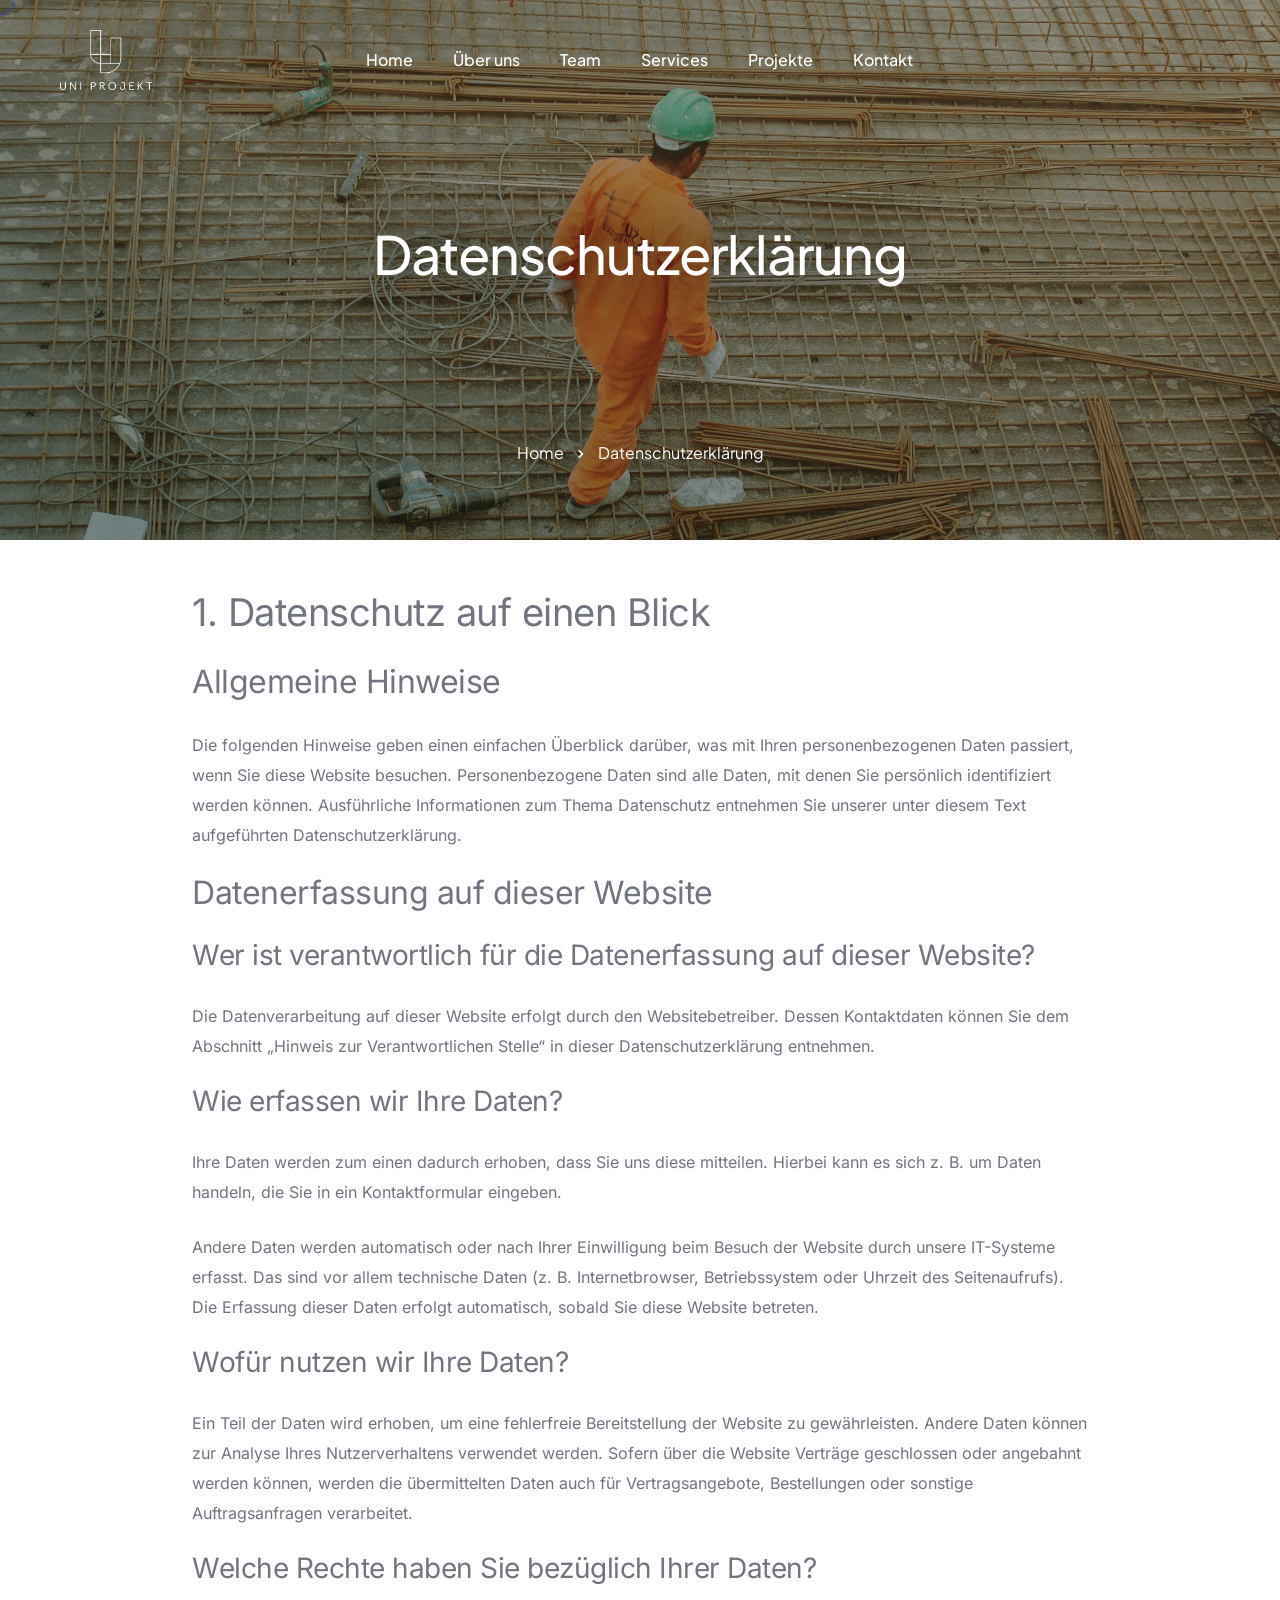
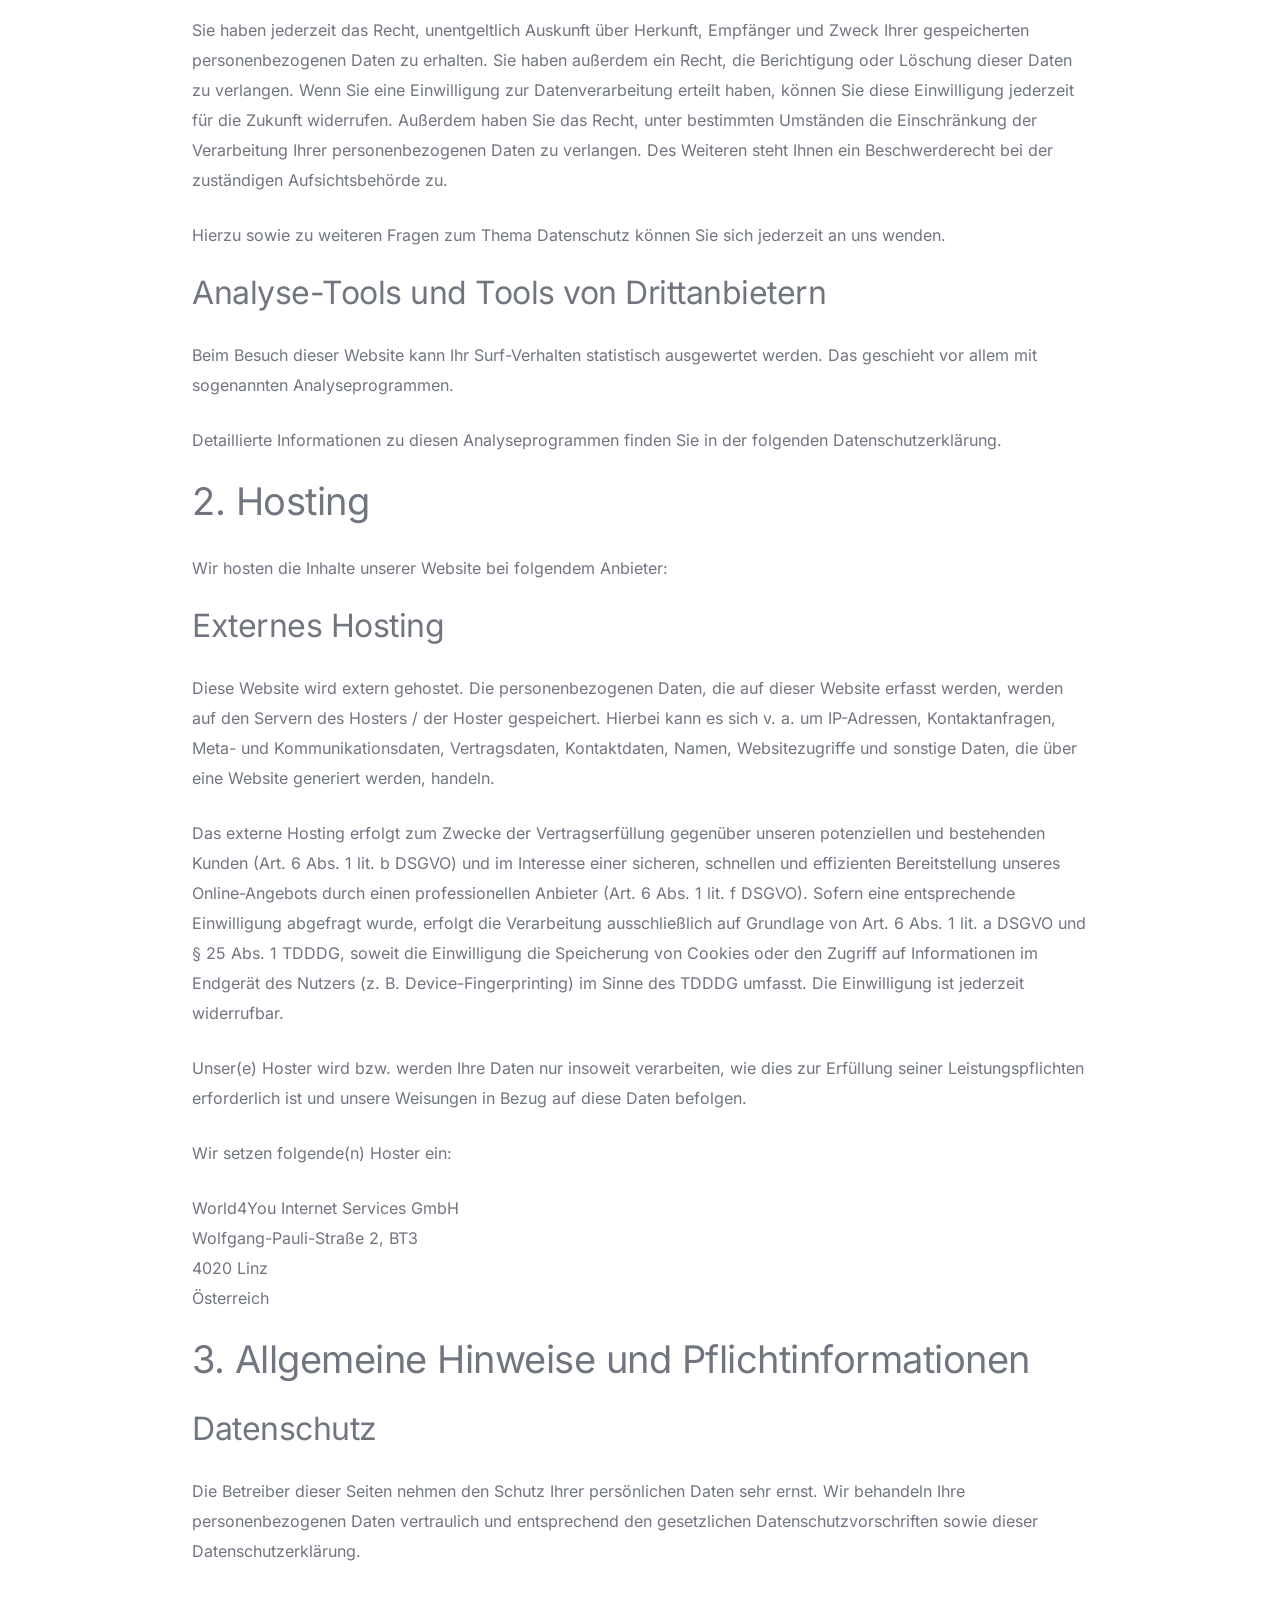
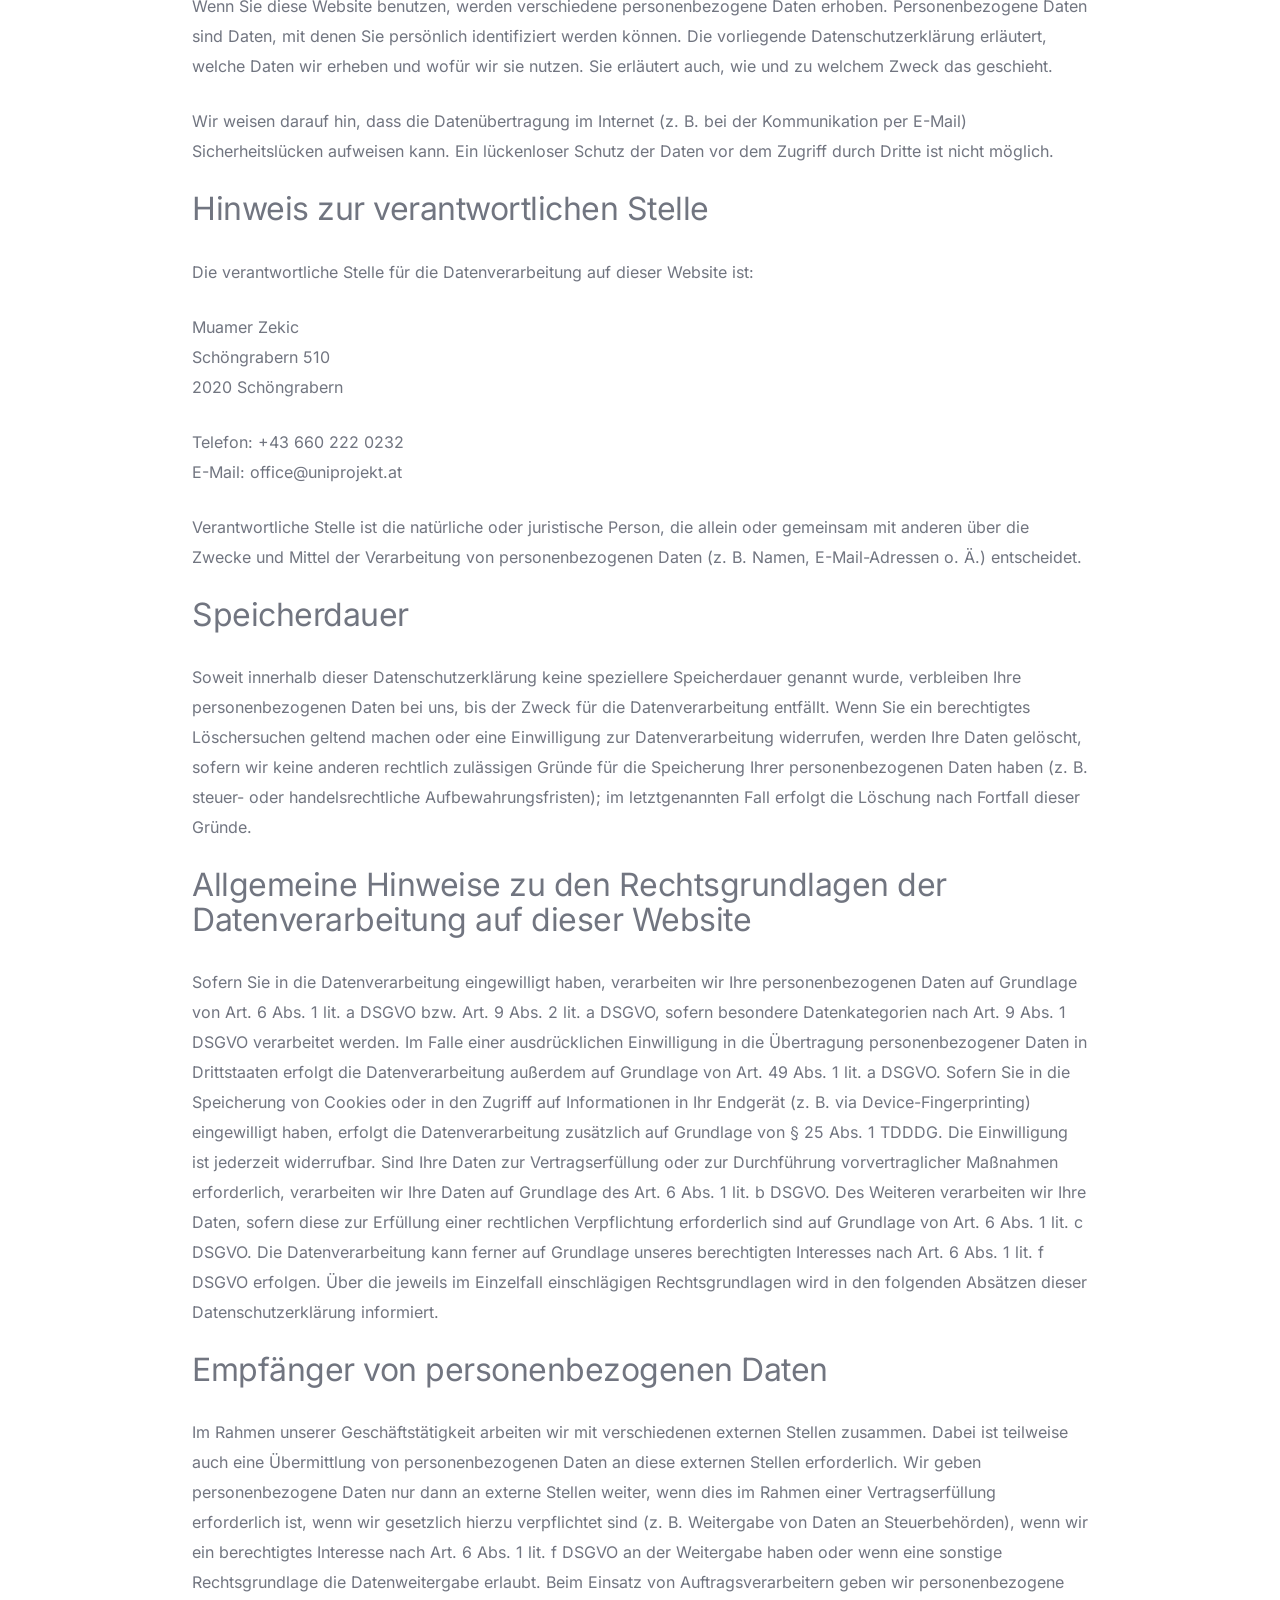
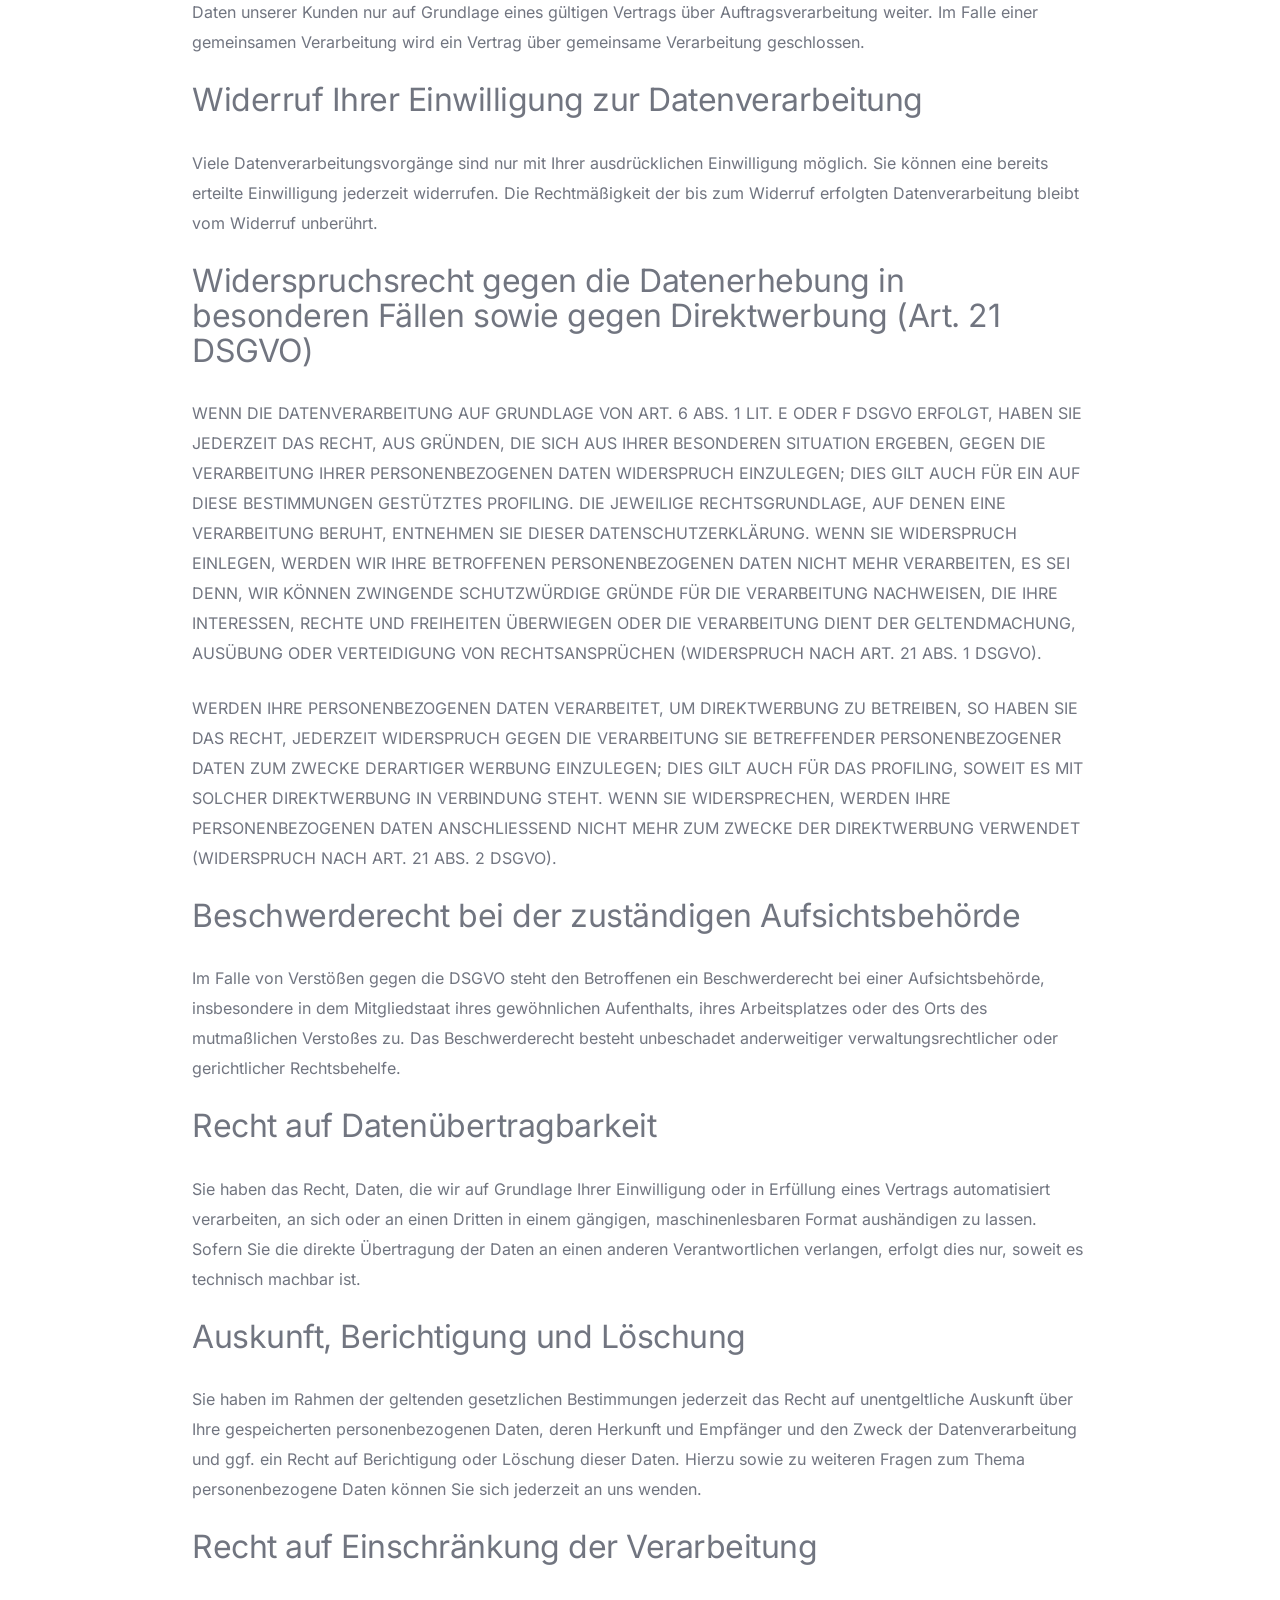
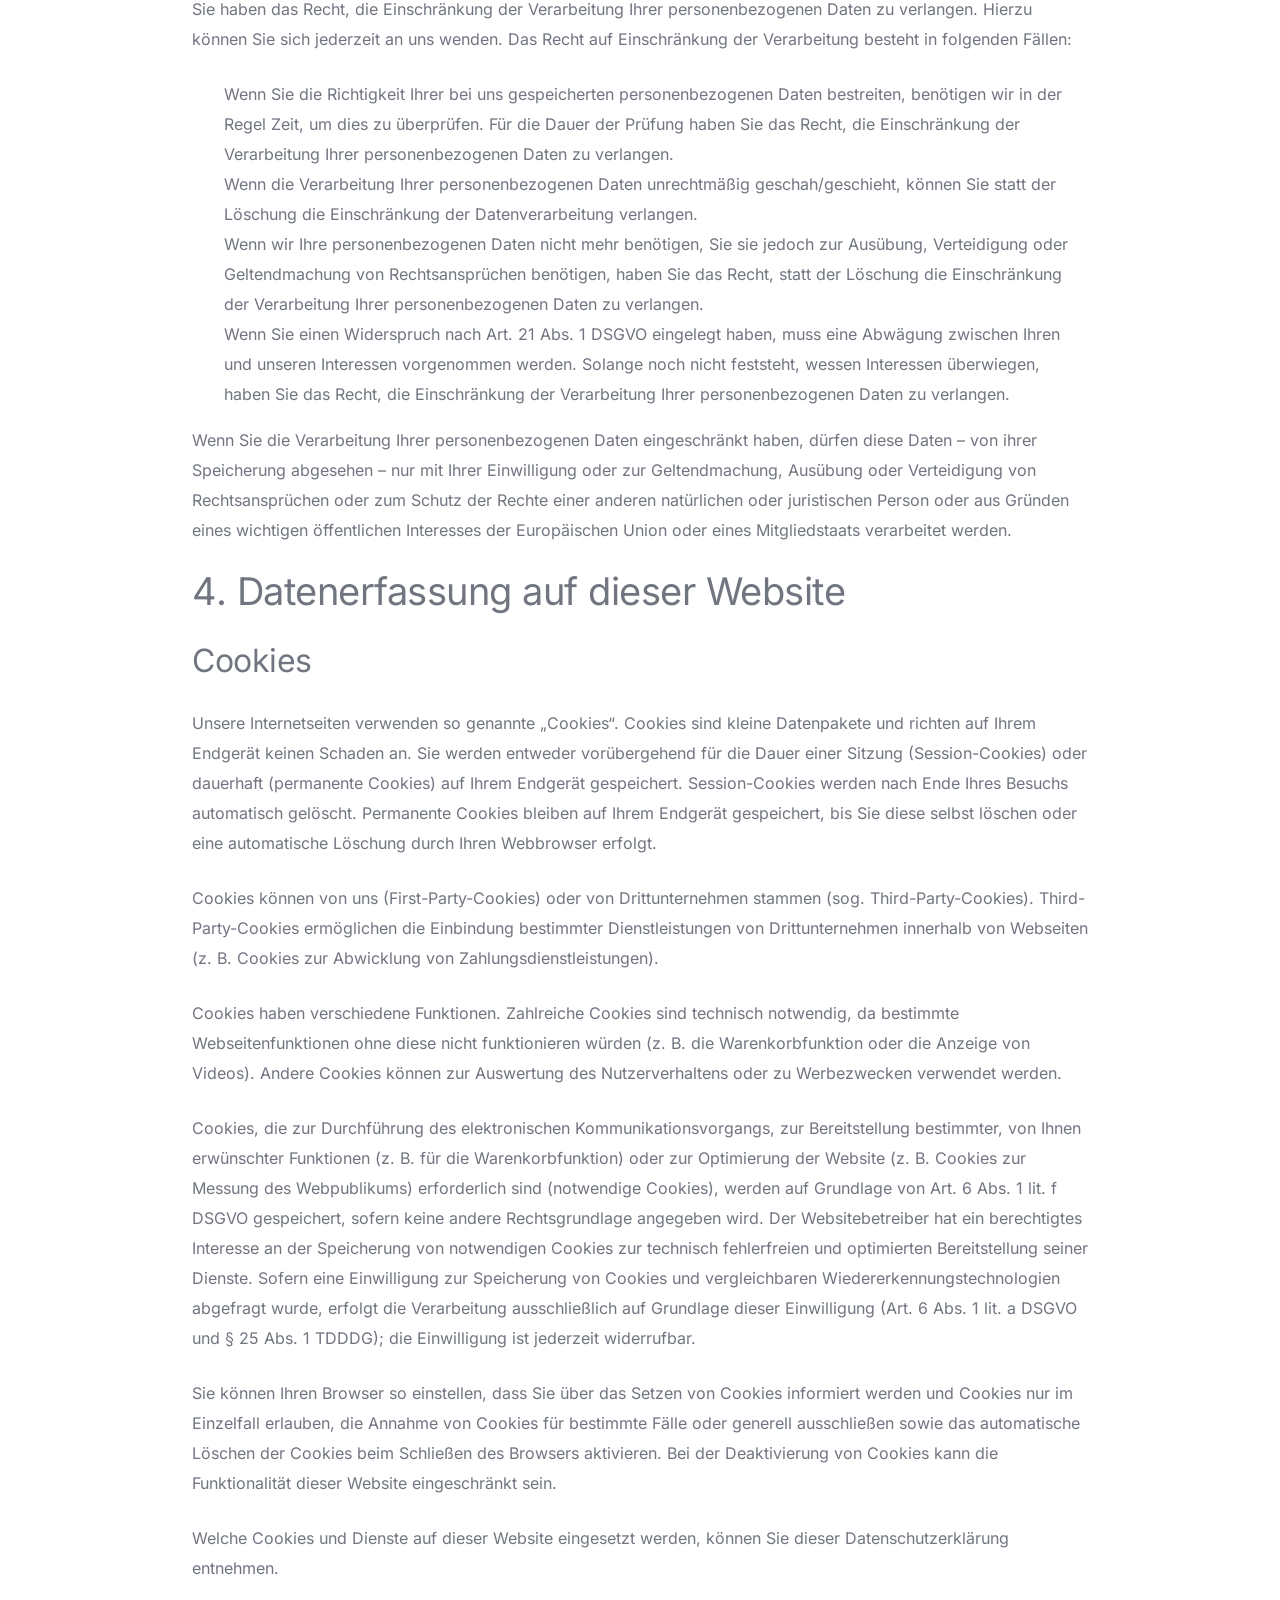
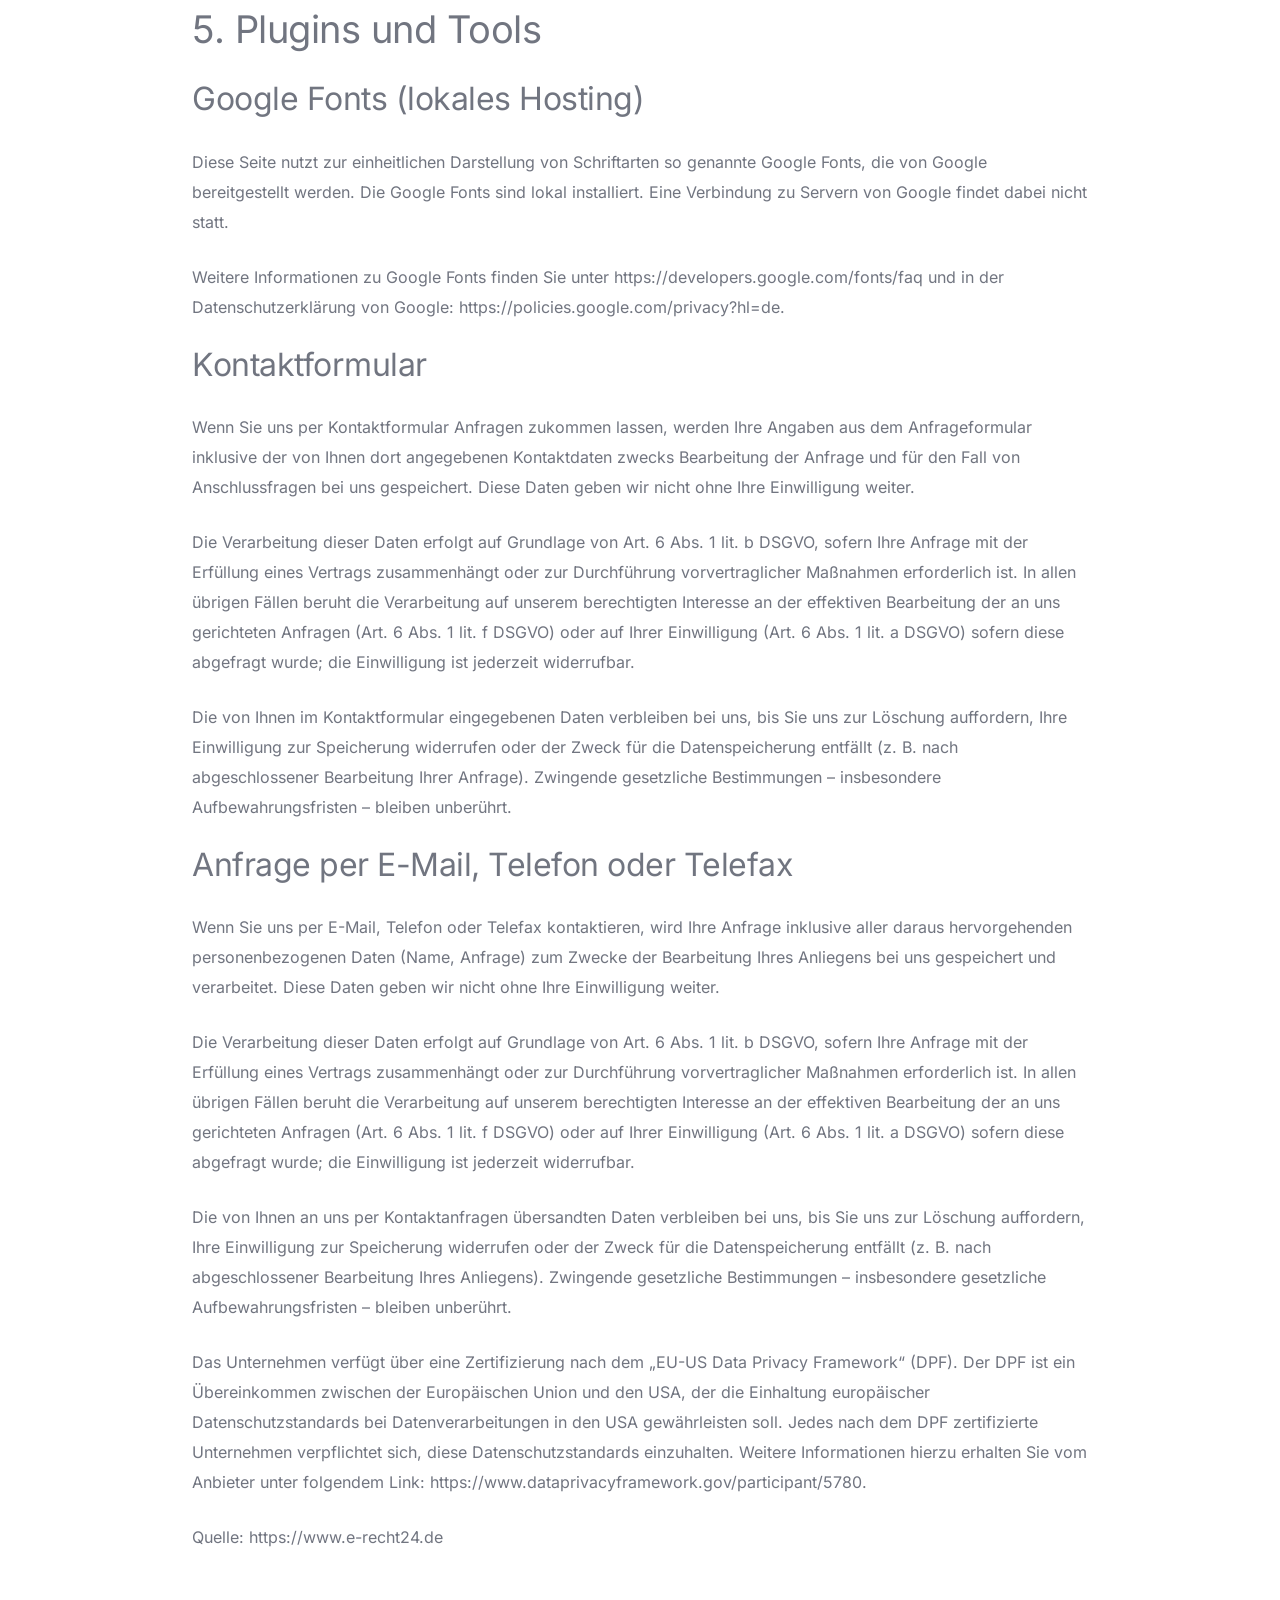
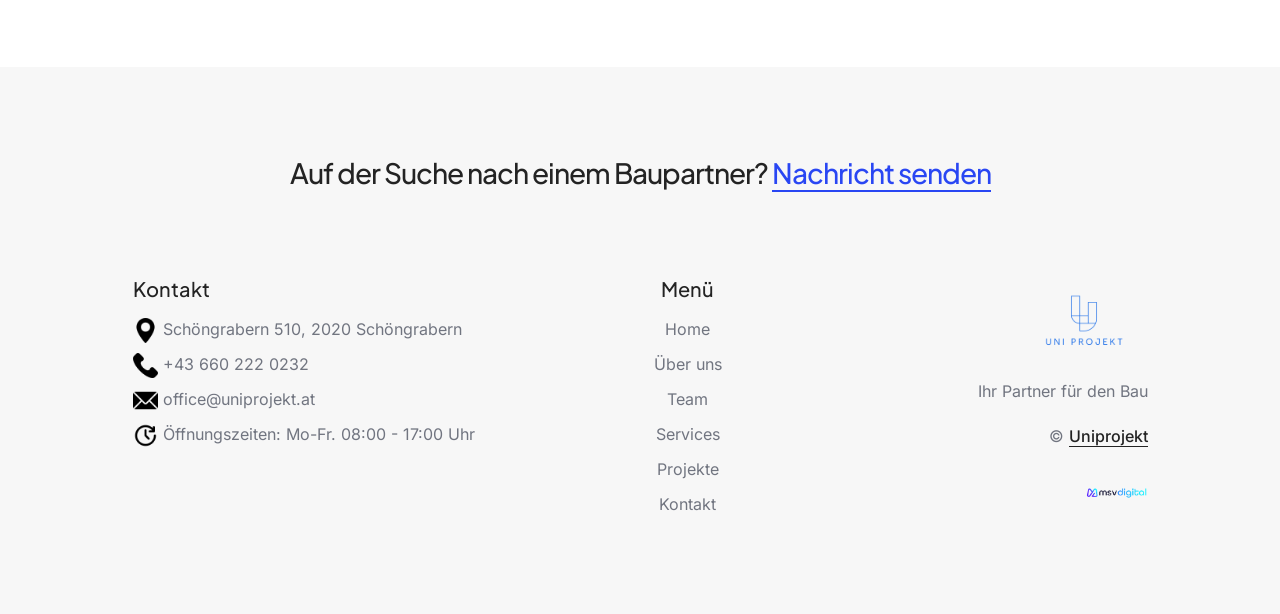
<file: datenschutzerklaerung.html>
﻿<!DOCTYPE html>
<html class="no-js" lang="en">
  <head>
    <title>Datenschutzerklärung - Uniprojekt</title>
    <meta charset="utf-8" />
    <meta http-equiv="X-UA-Compatible" content="IE=edge" />
    <meta name="author" content="msv-digital" />
    <meta name="viewport" content="width=device-width,initial-scale=1.0" />
    <meta name="description" content="Datenschutzerklärung" />
    <!-- favicon icon -->
    <link rel="shortcut icon" href="logos/logo_transparent_no_buffer.png" />
    <link rel="apple-touch-icon" href="logos/logo_transparent.png" />
    <link
      rel="apple-touch-icon"
      sizes="72x72"
      href="logos/logo_transparent.png"
    />
    <link
      rel="apple-touch-icon"
      sizes="114x114"
      href="logos/logo_transparent.png"
    />
    <!-- style sheets and font icons -->
    <link rel="stylesheet" href="css/vendors.min.css" />
    <link rel="stylesheet" href="css/icon.min.css" />
    <link rel="stylesheet" href="css/style.css" />
    <link rel="stylesheet" href="css/responsive.css" />
    <!-- open Graph meta tags -->
    <meta property="og:title" content="Kontakt" />
    <meta property="og:description" content="Uniprojekt - Ihr Partner im Bau" />
    <meta property="og:image" href="logos/logo_transparent.png" />
    <meta property="og:url" content="https://www.uniprojekt.at/kontakt" />
    <meta property="og:type" content="website" />
    <meta property="og:site_name" content="Uniprojekt" />
  </head>
  <body
    data-mobile-nav-style="full-screen-menu"
    data-mobile-nav-bg-color="#bc8947"
    class="custom-cursor"
  >
    <!-- start cursor -->
    <div class="cursor-page-inner">
      <div class="circle-cursor circle-cursor-inner"></div>
      <div class="circle-cursor circle-cursor-outer"></div>
    </div>
    <!-- end cursor -->
    <!-- start header -->
    <header>
      <!-- start navigation -->
      <nav class="navbar navbar-expand-lg bg-transparent disable-fixed">
        <div class="container-fluid">
          <div class="col-auto col-lg-2 me-lg-0 me-auto">
            <a class="navbar-brand" href="home">
              <img
                src="logos/logo_white_transparent_no_buffer.png"
                data-at2x="logos/logo_transparent_no_buffer.png"
                alt=""
                class="default-logo"
              />
              <img
                src="logos/logo_white_transparent_no_buffer.png"
                data-at2x="logos/logo_transparent_no_buffer.png"
                alt=""
                class="alt-logo"
              />
              <img
                src="logos/logo_white_transparent_no_buffer.png"
                data-at2x="logos/logo_white_transparent_no_buffer.png"
                alt=""
                class="mobile-logo"
              />
            </a>
          </div>
          <div class="col-auto col-lg-8 menu-order position-static">
            <button
              class="navbar-toggler float-start"
              type="button"
              data-bs-toggle="collapse"
              data-bs-target="#navbarNav"
              aria-expanded="false"
              aria-controls="navbarNav"
              aria-label="Toggle navigation"
            >
              <span class="navbar-toggler-line"></span>
              <span class="navbar-toggler-line"></span>
              <span class="navbar-toggler-line"></span>
              <span class="navbar-toggler-line"></span>
            </button>
            <div
              class="collapse navbar-collapse justify-content-center"
              id="navbarNav"
            >
              <ul class="navbar-nav alt-font">
                <li class="nav-item">
                  <a href="home" class="nav-link">Home</a>
                </li>
                <li class="nav-item">
                  <a href="ueber-uns" class="nav-link">Über uns</a>
                </li>
                <li class="nav-item">
                  <a href="team" class="nav-link">Team</a>
                </li>
                <li class="nav-item">
                  <a href="services" class="nav-link">Services</a>
                </li>
                <li class="nav-item">
                  <a href="projekte" class="nav-link">Projekte</a>
                </li>
                <li class="nav-item">
                  <a href="kontakt" class="nav-link">Kontakt</a>
                </li>
              </ul>
            </div>
          </div>
          <div class="col-auto col-lg-2 text-end d-none d-sm-flex"></div>
        </div>
      </nav>
      <!-- end navigation -->
    </header>
    <!-- end header -->
    <!-- start page title -->
    <section
      class="page-title-parallax-background bg-dark-gray half-section ipad-top-space-margin"
      data-parallax-background-ratio="0.5"
      style="background-image: url(images/service_06.jpg)"
    >
      <div class="opacity-extra-medium bg-gradient-dark-gray-brown"></div>
      <div class="container">
        <div class="row align-items-center justify-content-center">
          <div
            class="col-12 text-center position-relative page-title-extra-large"
          >
            <div class="d-flex flex-column small-screen">
              <div
                class="mt-auto"
                data-anime='{"translateY": [30, 0], "opacity": [0,1], "duration": 400, "delay": 0, "staggervalue": 200, "easing": "easeOutQuad" }'
              >
                <h1
                  class="text-white alt-font mb-0 text-shadow-extra-large fw-500 ls-minus-1px"
                >
                  Datenschutzerklärung
                </h1>
              </div>
              <!-- start breadcrumb -->
              <div
                class="mt-auto justify-content-center breadcrumb breadcrumb-style-01 alt-font text-white"
              >
                <ul
                  data-anime='{ "el": "childs", "translateX": [30, 0], "opacity": [0,1], "duration": 400, "delay": 0, "staggervalue": 200, "easing": "easeOutQuad" }'
                >
                  <li><a href="home" class="text-white">Home</a></li>
                  <li>Datenschutzerklärung</li>
                </ul>
              </div>
              <!-- end breadcrumb -->
            </div>
          </div>
        </div>
      </div>
    </section>
    <!-- end page title -->
    <!-- start section -->
    <section class="position-relative pt-4 justify-content-center">
      <div class="gpdr position-relative">
        <h4>1. Datenschutz auf einen Blick</h4>
        <h5>Allgemeine Hinweise</h5>
        <p>
          Die folgenden Hinweise geben einen einfachen &Uuml;berblick
          dar&uuml;ber, was mit Ihren personenbezogenen Daten passiert, wenn Sie
          diese Website besuchen. Personenbezogene Daten sind alle Daten, mit
          denen Sie pers&ouml;nlich identifiziert werden k&ouml;nnen.
          Ausf&uuml;hrliche Informationen zum Thema Datenschutz entnehmen Sie
          unserer unter diesem Text aufgef&uuml;hrten Datenschutzerkl&auml;rung.
        </p>
        <h5>Datenerfassung auf dieser Website</h5>
        <h6>
          Wer ist verantwortlich f&uuml;r die Datenerfassung auf dieser Website?
        </h6>
        <p>
          Die Datenverarbeitung auf dieser Website erfolgt durch den
          Websitebetreiber. Dessen Kontaktdaten k&ouml;nnen Sie dem Abschnitt
          &bdquo;Hinweis zur Verantwortlichen Stelle&ldquo; in dieser
          Datenschutzerkl&auml;rung entnehmen.
        </p>
        <h6>Wie erfassen wir Ihre Daten?</h6>
        <p>
          Ihre Daten werden zum einen dadurch erhoben, dass Sie uns diese
          mitteilen. Hierbei kann es sich z.&nbsp;B. um Daten handeln, die Sie
          in ein Kontaktformular eingeben.
        </p>
        <p>
          Andere Daten werden automatisch oder nach Ihrer Einwilligung beim
          Besuch der Website durch unsere IT-Systeme erfasst. Das sind vor allem
          technische Daten (z.&nbsp;B. Internetbrowser, Betriebssystem oder
          Uhrzeit des Seitenaufrufs). Die Erfassung dieser Daten erfolgt
          automatisch, sobald Sie diese Website betreten.
        </p>
        <h6>Wof&uuml;r nutzen wir Ihre Daten?</h6>
        <p>
          Ein Teil der Daten wird erhoben, um eine fehlerfreie Bereitstellung
          der Website zu gew&auml;hrleisten. Andere Daten k&ouml;nnen zur
          Analyse Ihres Nutzerverhaltens verwendet werden. Sofern &uuml;ber die
          Website Vertr&auml;ge geschlossen oder angebahnt werden k&ouml;nnen,
          werden die &uuml;bermittelten Daten auch f&uuml;r Vertragsangebote,
          Bestellungen oder sonstige Auftragsanfragen verarbeitet.
        </p>
        <h6>Welche Rechte haben Sie bez&uuml;glich Ihrer Daten?</h6>
        <p>
          Sie haben jederzeit das Recht, unentgeltlich Auskunft &uuml;ber
          Herkunft, Empf&auml;nger und Zweck Ihrer gespeicherten
          personenbezogenen Daten zu erhalten. Sie haben au&szlig;erdem ein
          Recht, die Berichtigung oder L&ouml;schung dieser Daten zu verlangen.
          Wenn Sie eine Einwilligung zur Datenverarbeitung erteilt haben,
          k&ouml;nnen Sie diese Einwilligung jederzeit f&uuml;r die Zukunft
          widerrufen. Au&szlig;erdem haben Sie das Recht, unter bestimmten
          Umst&auml;nden die Einschr&auml;nkung der Verarbeitung Ihrer
          personenbezogenen Daten zu verlangen. Des Weiteren steht Ihnen ein
          Beschwerderecht bei der zust&auml;ndigen Aufsichtsbeh&ouml;rde zu.
        </p>
        <p>
          Hierzu sowie zu weiteren Fragen zum Thema Datenschutz k&ouml;nnen Sie
          sich jederzeit an uns wenden.
        </p>
        <h5>Analyse-Tools und Tools von Dritt&shy;anbietern</h5>
        <p>
          Beim Besuch dieser Website kann Ihr Surf-Verhalten statistisch
          ausgewertet werden. Das geschieht vor allem mit sogenannten
          Analyseprogrammen.
        </p>
        <p>
          Detaillierte Informationen zu diesen Analyseprogrammen finden Sie in
          der folgenden Datenschutzerkl&auml;rung.
        </p>
        <h4>2. Hosting</h4>
        <p>Wir hosten die Inhalte unserer Website bei folgendem Anbieter:</p>
        <h5>Externes Hosting</h5>
        <p>
          Diese Website wird extern gehostet. Die personenbezogenen Daten, die
          auf dieser Website erfasst werden, werden auf den Servern des Hosters
          / der Hoster gespeichert. Hierbei kann es sich v.&nbsp;a. um
          IP-Adressen, Kontaktanfragen, Meta- und Kommunikationsdaten,
          Vertragsdaten, Kontaktdaten, Namen, Websitezugriffe und sonstige
          Daten, die &uuml;ber eine Website generiert werden, handeln.
        </p>
        <p>
          Das externe Hosting erfolgt zum Zwecke der Vertragserf&uuml;llung
          gegen&uuml;ber unseren potenziellen und bestehenden Kunden (Art. 6
          Abs. 1 lit. b DSGVO) und im Interesse einer sicheren, schnellen und
          effizienten Bereitstellung unseres Online-Angebots durch einen
          professionellen Anbieter (Art. 6 Abs. 1 lit. f DSGVO). Sofern eine
          entsprechende Einwilligung abgefragt wurde, erfolgt die Verarbeitung
          ausschlie&szlig;lich auf Grundlage von Art. 6 Abs. 1 lit. a DSGVO und
          &sect; 25 Abs. 1 TDDDG, soweit die Einwilligung die Speicherung von
          Cookies oder den Zugriff auf Informationen im Endger&auml;t des
          Nutzers (z.&nbsp;B. Device-Fingerprinting) im Sinne des TDDDG umfasst.
          Die Einwilligung ist jederzeit widerrufbar.
        </p>
        <p>
          Unser(e) Hoster wird bzw. werden Ihre Daten nur insoweit verarbeiten,
          wie dies zur Erf&uuml;llung seiner Leistungspflichten erforderlich ist
          und unsere Weisungen in Bezug auf diese Daten befolgen.
        </p>
        <p>Wir setzen folgende(n) Hoster ein:</p>
        <p>
          World4You Internet Services GmbH<br />
          Wolfgang-Pauli-Stra&szlig;e 2, BT3<br />
          4020 Linz<br />
          &Ouml;sterreich
        </p>
        <h4>3. Allgemeine Hinweise und Pflicht&shy;informationen</h4>
        <h5>Datenschutz</h5>
        <p>
          Die Betreiber dieser Seiten nehmen den Schutz Ihrer pers&ouml;nlichen
          Daten sehr ernst. Wir behandeln Ihre personenbezogenen Daten
          vertraulich und entsprechend den gesetzlichen Datenschutzvorschriften
          sowie dieser Datenschutzerkl&auml;rung.
        </p>
        <p>
          Wenn Sie diese Website benutzen, werden verschiedene personenbezogene
          Daten erhoben. Personenbezogene Daten sind Daten, mit denen Sie
          pers&ouml;nlich identifiziert werden k&ouml;nnen. Die vorliegende
          Datenschutzerkl&auml;rung erl&auml;utert, welche Daten wir erheben und
          wof&uuml;r wir sie nutzen. Sie erl&auml;utert auch, wie und zu welchem
          Zweck das geschieht.
        </p>
        <p>
          Wir weisen darauf hin, dass die Daten&uuml;bertragung im Internet
          (z.&nbsp;B. bei der Kommunikation per E-Mail) Sicherheitsl&uuml;cken
          aufweisen kann. Ein l&uuml;ckenloser Schutz der Daten vor dem Zugriff
          durch Dritte ist nicht m&ouml;glich.
        </p>
        <h5>Hinweis zur verantwortlichen Stelle</h5>
        <p>
          Die verantwortliche Stelle f&uuml;r die Datenverarbeitung auf dieser
          Website ist:
        </p>
        <p>
          Muamer Zekic<br />
          Sch&ouml;ngrabern 510<br />
          2020 Sch&ouml;ngrabern
        </p>

        <p>
          Telefon: +43 660 222 0232<br />
          E-Mail: office@uniprojekt.at
        </p>
        <p>
          Verantwortliche Stelle ist die nat&uuml;rliche oder juristische
          Person, die allein oder gemeinsam mit anderen &uuml;ber die Zwecke und
          Mittel der Verarbeitung von personenbezogenen Daten (z.&nbsp;B. Namen,
          E-Mail-Adressen o. &Auml;.) entscheidet.
        </p>

        <h5>Speicherdauer</h5>
        <p>
          Soweit innerhalb dieser Datenschutzerkl&auml;rung keine speziellere
          Speicherdauer genannt wurde, verbleiben Ihre personenbezogenen Daten
          bei uns, bis der Zweck f&uuml;r die Datenverarbeitung entf&auml;llt.
          Wenn Sie ein berechtigtes L&ouml;schersuchen geltend machen oder eine
          Einwilligung zur Datenverarbeitung widerrufen, werden Ihre Daten
          gel&ouml;scht, sofern wir keine anderen rechtlich zul&auml;ssigen
          Gr&uuml;nde f&uuml;r die Speicherung Ihrer personenbezogenen Daten
          haben (z.&nbsp;B. steuer- oder handelsrechtliche
          Aufbewahrungsfristen); im letztgenannten Fall erfolgt die
          L&ouml;schung nach Fortfall dieser Gr&uuml;nde.
        </p>
        <h5>
          Allgemeine Hinweise zu den Rechtsgrundlagen der Datenverarbeitung auf
          dieser Website
        </h5>
        <p>
          Sofern Sie in die Datenverarbeitung eingewilligt haben, verarbeiten
          wir Ihre personenbezogenen Daten auf Grundlage von Art. 6 Abs. 1 lit.
          a DSGVO bzw. Art. 9 Abs. 2 lit. a DSGVO, sofern besondere
          Datenkategorien nach Art. 9 Abs. 1 DSGVO verarbeitet werden. Im Falle
          einer ausdr&uuml;cklichen Einwilligung in die &Uuml;bertragung
          personenbezogener Daten in Drittstaaten erfolgt die Datenverarbeitung
          au&szlig;erdem auf Grundlage von Art. 49 Abs. 1 lit. a DSGVO. Sofern
          Sie in die Speicherung von Cookies oder in den Zugriff auf
          Informationen in Ihr Endger&auml;t (z.&nbsp;B. via
          Device-Fingerprinting) eingewilligt haben, erfolgt die
          Datenverarbeitung zus&auml;tzlich auf Grundlage von &sect; 25 Abs. 1
          TDDDG. Die Einwilligung ist jederzeit widerrufbar. Sind Ihre Daten zur
          Vertragserf&uuml;llung oder zur Durchf&uuml;hrung vorvertraglicher
          Ma&szlig;nahmen erforderlich, verarbeiten wir Ihre Daten auf Grundlage
          des Art. 6 Abs. 1 lit. b DSGVO. Des Weiteren verarbeiten wir Ihre
          Daten, sofern diese zur Erf&uuml;llung einer rechtlichen Verpflichtung
          erforderlich sind auf Grundlage von Art. 6 Abs. 1 lit. c DSGVO. Die
          Datenverarbeitung kann ferner auf Grundlage unseres berechtigten
          Interesses nach Art. 6 Abs. 1 lit. f DSGVO erfolgen. &Uuml;ber die
          jeweils im Einzelfall einschl&auml;gigen Rechtsgrundlagen wird in den
          folgenden Abs&auml;tzen dieser Datenschutzerkl&auml;rung informiert.
        </p>
        <h5>Empfänger von personenbezogenen Daten</h5>
        <p>
          Im Rahmen unserer Gesch&auml;ftst&auml;tigkeit arbeiten wir mit
          verschiedenen externen Stellen zusammen. Dabei ist teilweise auch eine
          &Uuml;bermittlung von personenbezogenen Daten an diese externen
          Stellen erforderlich. Wir geben personenbezogene Daten nur dann an
          externe Stellen weiter, wenn dies im Rahmen einer
          Vertragserf&uuml;llung erforderlich ist, wenn wir gesetzlich hierzu
          verpflichtet sind (z.&nbsp;B. Weitergabe von Daten an
          Steuerbeh&ouml;rden), wenn wir ein berechtigtes Interesse nach Art. 6
          Abs. 1 lit. f DSGVO an der Weitergabe haben oder wenn eine sonstige
          Rechtsgrundlage die Datenweitergabe erlaubt. Beim Einsatz von
          Auftragsverarbeitern geben wir personenbezogene Daten unserer Kunden
          nur auf Grundlage eines g&uuml;ltigen Vertrags &uuml;ber
          Auftragsverarbeitung weiter. Im Falle einer gemeinsamen Verarbeitung
          wird ein Vertrag &uuml;ber gemeinsame Verarbeitung geschlossen.
        </p>
        <h5>Widerruf Ihrer Einwilligung zur Datenverarbeitung</h5>
        <p>
          Viele Datenverarbeitungsvorg&auml;nge sind nur mit Ihrer
          ausdr&uuml;cklichen Einwilligung m&ouml;glich. Sie k&ouml;nnen eine
          bereits erteilte Einwilligung jederzeit widerrufen. Die
          Rechtm&auml;&szlig;igkeit der bis zum Widerruf erfolgten
          Datenverarbeitung bleibt vom Widerruf unber&uuml;hrt.
        </p>
        <h5>
          Widerspruchsrecht gegen die Datenerhebung in besonderen F&auml;llen
          sowie gegen Direktwerbung (Art. 21 DSGVO)
        </h5>
        <p>
          WENN DIE DATENVERARBEITUNG AUF GRUNDLAGE VON ART. 6 ABS. 1 LIT. E ODER
          F DSGVO ERFOLGT, HABEN SIE JEDERZEIT DAS RECHT, AUS GR&Uuml;NDEN, DIE
          SICH AUS IHRER BESONDEREN SITUATION ERGEBEN, GEGEN DIE VERARBEITUNG
          IHRER PERSONENBEZOGENEN DATEN WIDERSPRUCH EINZULEGEN; DIES GILT AUCH
          F&Uuml;R EIN AUF DIESE BESTIMMUNGEN GEST&Uuml;TZTES PROFILING. DIE
          JEWEILIGE RECHTSGRUNDLAGE, AUF DENEN EINE VERARBEITUNG BERUHT,
          ENTNEHMEN SIE DIESER DATENSCHUTZERKL&Auml;RUNG. WENN SIE WIDERSPRUCH
          EINLEGEN, WERDEN WIR IHRE BETROFFENEN PERSONENBEZOGENEN DATEN NICHT
          MEHR VERARBEITEN, ES SEI DENN, WIR K&Ouml;NNEN ZWINGENDE
          SCHUTZW&Uuml;RDIGE GR&Uuml;NDE F&Uuml;R DIE VERARBEITUNG NACHWEISEN,
          DIE IHRE INTERESSEN, RECHTE UND FREIHEITEN &Uuml;BERWIEGEN ODER DIE
          VERARBEITUNG DIENT DER GELTENDMACHUNG, AUS&Uuml;BUNG ODER VERTEIDIGUNG
          VON RECHTSANSPR&Uuml;CHEN (WIDERSPRUCH NACH ART. 21 ABS. 1 DSGVO).
        </p>
        <p>
          WERDEN IHRE PERSONENBEZOGENEN DATEN VERARBEITET, UM DIREKTWERBUNG ZU
          BETREIBEN, SO HABEN SIE DAS RECHT, JEDERZEIT WIDERSPRUCH GEGEN DIE
          VERARBEITUNG SIE BETREFFENDER PERSONENBEZOGENER DATEN ZUM ZWECKE
          DERARTIGER WERBUNG EINZULEGEN; DIES GILT AUCH F&Uuml;R DAS PROFILING,
          SOWEIT ES MIT SOLCHER DIREKTWERBUNG IN VERBINDUNG STEHT. WENN SIE
          WIDERSPRECHEN, WERDEN IHRE PERSONENBEZOGENEN DATEN ANSCHLIESSEND NICHT
          MEHR ZUM ZWECKE DER DIREKTWERBUNG VERWENDET (WIDERSPRUCH NACH ART. 21
          ABS. 2 DSGVO).
        </p>
        <h5>
          Beschwerde&shy;recht bei der zust&auml;ndigen
          Aufsichts&shy;beh&ouml;rde
        </h5>
        <p>
          Im Falle von Verst&ouml;&szlig;en gegen die DSGVO steht den
          Betroffenen ein Beschwerderecht bei einer Aufsichtsbeh&ouml;rde,
          insbesondere in dem Mitgliedstaat ihres gew&ouml;hnlichen Aufenthalts,
          ihres Arbeitsplatzes oder des Orts des mutma&szlig;lichen
          Versto&szlig;es zu. Das Beschwerderecht besteht unbeschadet
          anderweitiger verwaltungsrechtlicher oder gerichtlicher Rechtsbehelfe.
        </p>
        <h5>Recht auf Daten&shy;&uuml;bertrag&shy;barkeit</h5>
        <p>
          Sie haben das Recht, Daten, die wir auf Grundlage Ihrer Einwilligung
          oder in Erf&uuml;llung eines Vertrags automatisiert verarbeiten, an
          sich oder an einen Dritten in einem g&auml;ngigen, maschinenlesbaren
          Format aush&auml;ndigen zu lassen. Sofern Sie die direkte
          &Uuml;bertragung der Daten an einen anderen Verantwortlichen
          verlangen, erfolgt dies nur, soweit es technisch machbar ist.
        </p>
        <h5>Auskunft, Berichtigung und L&ouml;schung</h5>
        <p>
          Sie haben im Rahmen der geltenden gesetzlichen Bestimmungen jederzeit
          das Recht auf unentgeltliche Auskunft &uuml;ber Ihre gespeicherten
          personenbezogenen Daten, deren Herkunft und Empf&auml;nger und den
          Zweck der Datenverarbeitung und ggf. ein Recht auf Berichtigung oder
          L&ouml;schung dieser Daten. Hierzu sowie zu weiteren Fragen zum Thema
          personenbezogene Daten k&ouml;nnen Sie sich jederzeit an uns wenden.
        </p>
        <h5>Recht auf Einschr&auml;nkung der Verarbeitung</h5>
        <p>
          Sie haben das Recht, die Einschr&auml;nkung der Verarbeitung Ihrer
          personenbezogenen Daten zu verlangen. Hierzu k&ouml;nnen Sie sich
          jederzeit an uns wenden. Das Recht auf Einschr&auml;nkung der
          Verarbeitung besteht in folgenden F&auml;llen:
        </p>
        <ul>
          <li>
            Wenn Sie die Richtigkeit Ihrer bei uns gespeicherten
            personenbezogenen Daten bestreiten, ben&ouml;tigen wir in der Regel
            Zeit, um dies zu &uuml;berpr&uuml;fen. F&uuml;r die Dauer der
            Pr&uuml;fung haben Sie das Recht, die Einschr&auml;nkung der
            Verarbeitung Ihrer personenbezogenen Daten zu verlangen.
          </li>
          <li>
            Wenn die Verarbeitung Ihrer personenbezogenen Daten
            unrechtm&auml;&szlig;ig geschah/geschieht, k&ouml;nnen Sie statt der
            L&ouml;schung die Einschr&auml;nkung der Datenverarbeitung
            verlangen.
          </li>
          <li>
            Wenn wir Ihre personenbezogenen Daten nicht mehr ben&ouml;tigen, Sie
            sie jedoch zur Aus&uuml;bung, Verteidigung oder Geltendmachung von
            Rechtsanspr&uuml;chen ben&ouml;tigen, haben Sie das Recht, statt der
            L&ouml;schung die Einschr&auml;nkung der Verarbeitung Ihrer
            personenbezogenen Daten zu verlangen.
          </li>
          <li>
            Wenn Sie einen Widerspruch nach Art. 21 Abs. 1 DSGVO eingelegt
            haben, muss eine Abw&auml;gung zwischen Ihren und unseren Interessen
            vorgenommen werden. Solange noch nicht feststeht, wessen Interessen
            &uuml;berwiegen, haben Sie das Recht, die Einschr&auml;nkung der
            Verarbeitung Ihrer personenbezogenen Daten zu verlangen.
          </li>
        </ul>
        <p>
          Wenn Sie die Verarbeitung Ihrer personenbezogenen Daten
          eingeschr&auml;nkt haben, d&uuml;rfen diese Daten &ndash; von ihrer
          Speicherung abgesehen &ndash; nur mit Ihrer Einwilligung oder zur
          Geltendmachung, Aus&uuml;bung oder Verteidigung von
          Rechtsanspr&uuml;chen oder zum Schutz der Rechte einer anderen
          nat&uuml;rlichen oder juristischen Person oder aus Gr&uuml;nden eines
          wichtigen &ouml;ffentlichen Interesses der Europ&auml;ischen Union
          oder eines Mitgliedstaats verarbeitet werden.
        </p>
        <h4>4. Datenerfassung auf dieser Website</h4>
        <h5>Cookies</h5>
        <p>
          Unsere Internetseiten verwenden so genannte &bdquo;Cookies&ldquo;.
          Cookies sind kleine Datenpakete und richten auf Ihrem Endger&auml;t
          keinen Schaden an. Sie werden entweder vor&uuml;bergehend f&uuml;r die
          Dauer einer Sitzung (Session-Cookies) oder dauerhaft (permanente
          Cookies) auf Ihrem Endger&auml;t gespeichert. Session-Cookies werden
          nach Ende Ihres Besuchs automatisch gel&ouml;scht. Permanente Cookies
          bleiben auf Ihrem Endger&auml;t gespeichert, bis Sie diese selbst
          l&ouml;schen oder eine automatische L&ouml;schung durch Ihren
          Webbrowser erfolgt.
        </p>
        <p>
          Cookies k&ouml;nnen von uns (First-Party-Cookies) oder von
          Drittunternehmen stammen (sog. Third-Party-Cookies).
          Third-Party-Cookies erm&ouml;glichen die Einbindung bestimmter
          Dienstleistungen von Drittunternehmen innerhalb von Webseiten
          (z.&nbsp;B. Cookies zur Abwicklung von Zahlungsdienstleistungen).
        </p>
        <p>
          Cookies haben verschiedene Funktionen. Zahlreiche Cookies sind
          technisch notwendig, da bestimmte Webseitenfunktionen ohne diese nicht
          funktionieren w&uuml;rden (z.&nbsp;B. die Warenkorbfunktion oder die
          Anzeige von Videos). Andere Cookies k&ouml;nnen zur Auswertung des
          Nutzerverhaltens oder zu Werbezwecken verwendet werden.
        </p>
        <p>
          Cookies, die zur Durchf&uuml;hrung des elektronischen
          Kommunikationsvorgangs, zur Bereitstellung bestimmter, von Ihnen
          erw&uuml;nschter Funktionen (z.&nbsp;B. f&uuml;r die
          Warenkorbfunktion) oder zur Optimierung der Website (z.&nbsp;B.
          Cookies zur Messung des Webpublikums) erforderlich sind (notwendige
          Cookies), werden auf Grundlage von Art. 6 Abs. 1 lit. f DSGVO
          gespeichert, sofern keine andere Rechtsgrundlage angegeben wird. Der
          Websitebetreiber hat ein berechtigtes Interesse an der Speicherung von
          notwendigen Cookies zur technisch fehlerfreien und optimierten
          Bereitstellung seiner Dienste. Sofern eine Einwilligung zur
          Speicherung von Cookies und vergleichbaren
          Wiedererkennungstechnologien abgefragt wurde, erfolgt die Verarbeitung
          ausschlie&szlig;lich auf Grundlage dieser Einwilligung (Art. 6 Abs. 1
          lit. a DSGVO und &sect; 25 Abs. 1 TDDDG); die Einwilligung ist
          jederzeit widerrufbar.
        </p>
        <p>
          Sie k&ouml;nnen Ihren Browser so einstellen, dass Sie &uuml;ber das
          Setzen von Cookies informiert werden und Cookies nur im Einzelfall
          erlauben, die Annahme von Cookies f&uuml;r bestimmte F&auml;lle oder
          generell ausschlie&szlig;en sowie das automatische L&ouml;schen der
          Cookies beim Schlie&szlig;en des Browsers aktivieren. Bei der
          Deaktivierung von Cookies kann die Funktionalit&auml;t dieser Website
          eingeschr&auml;nkt sein.
        </p>
        <p>
          Welche Cookies und Dienste auf dieser Website eingesetzt werden,
          k&ouml;nnen Sie dieser Datenschutzerkl&auml;rung entnehmen.
        </p>
        <h4>5. Plugins und Tools</h4>
        <h5>Google Fonts (lokales Hosting)</h5>
        <p>
          Diese Seite nutzt zur einheitlichen Darstellung von Schriftarten so
          genannte Google Fonts, die von Google bereitgestellt werden. Die
          Google Fonts sind lokal installiert. Eine Verbindung zu Servern von
          Google findet dabei nicht statt.
        </p>
        <p>
          Weitere Informationen zu Google Fonts finden Sie unter
          <a
            href="https://developers.google.com/fonts/faq"
            target="_blank"
            rel="noopener noreferrer"
            >https://developers.google.com/fonts/faq</a
          >
          und in der Datenschutzerkl&auml;rung von Google:
          <a
            href="https://policies.google.com/privacy?hl=de"
            target="_blank"
            rel="noopener noreferrer"
            >https://policies.google.com/privacy?hl=de</a
          >.
        </p>
        <p></p>
        <h5>Kontaktformular</h5>
        <p>
          Wenn Sie uns per Kontaktformular Anfragen zukommen lassen, werden Ihre
          Angaben aus dem Anfrageformular inklusive der von Ihnen dort
          angegebenen Kontaktdaten zwecks Bearbeitung der Anfrage und f&uuml;r
          den Fall von Anschlussfragen bei uns gespeichert. Diese Daten geben
          wir nicht ohne Ihre Einwilligung weiter.
        </p>
        <p>
          Die Verarbeitung dieser Daten erfolgt auf Grundlage von Art. 6 Abs. 1
          lit. b DSGVO, sofern Ihre Anfrage mit der Erf&uuml;llung eines
          Vertrags zusammenh&auml;ngt oder zur Durchf&uuml;hrung
          vorvertraglicher Ma&szlig;nahmen erforderlich ist. In allen
          &uuml;brigen F&auml;llen beruht die Verarbeitung auf unserem
          berechtigten Interesse an der effektiven Bearbeitung der an uns
          gerichteten Anfragen (Art. 6 Abs. 1 lit. f DSGVO) oder auf Ihrer
          Einwilligung (Art. 6 Abs. 1 lit. a DSGVO) sofern diese abgefragt
          wurde; die Einwilligung ist jederzeit widerrufbar.
        </p>
        <p>
          Die von Ihnen im Kontaktformular eingegebenen Daten verbleiben bei
          uns, bis Sie uns zur L&ouml;schung auffordern, Ihre Einwilligung zur
          Speicherung widerrufen oder der Zweck f&uuml;r die Datenspeicherung
          entf&auml;llt (z.&nbsp;B. nach abgeschlossener Bearbeitung Ihrer
          Anfrage). Zwingende gesetzliche Bestimmungen &ndash; insbesondere
          Aufbewahrungsfristen &ndash; bleiben unber&uuml;hrt.
        </p>
        <h5>Anfrage per E-Mail, Telefon oder Telefax</h5>
        <p>
          Wenn Sie uns per E-Mail, Telefon oder Telefax kontaktieren, wird Ihre
          Anfrage inklusive aller daraus hervorgehenden personenbezogenen Daten
          (Name, Anfrage) zum Zwecke der Bearbeitung Ihres Anliegens bei uns
          gespeichert und verarbeitet. Diese Daten geben wir nicht ohne Ihre
          Einwilligung weiter.
        </p>
        <p>
          Die Verarbeitung dieser Daten erfolgt auf Grundlage von Art. 6 Abs. 1
          lit. b DSGVO, sofern Ihre Anfrage mit der Erf&uuml;llung eines
          Vertrags zusammenh&auml;ngt oder zur Durchf&uuml;hrung
          vorvertraglicher Ma&szlig;nahmen erforderlich ist. In allen
          &uuml;brigen F&auml;llen beruht die Verarbeitung auf unserem
          berechtigten Interesse an der effektiven Bearbeitung der an uns
          gerichteten Anfragen (Art. 6 Abs. 1 lit. f DSGVO) oder auf Ihrer
          Einwilligung (Art. 6 Abs. 1 lit. a DSGVO) sofern diese abgefragt
          wurde; die Einwilligung ist jederzeit widerrufbar.
        </p>
        <p>
          Die von Ihnen an uns per Kontaktanfragen &uuml;bersandten Daten
          verbleiben bei uns, bis Sie uns zur L&ouml;schung auffordern, Ihre
          Einwilligung zur Speicherung widerrufen oder der Zweck f&uuml;r die
          Datenspeicherung entf&auml;llt (z.&nbsp;B. nach abgeschlossener
          Bearbeitung Ihres Anliegens). Zwingende gesetzliche Bestimmungen
          &ndash; insbesondere gesetzliche Aufbewahrungsfristen &ndash; bleiben
          unber&uuml;hrt.
        </p>
        <p>
          Das Unternehmen verf&uuml;gt &uuml;ber eine Zertifizierung nach dem
          &bdquo;EU-US Data Privacy Framework&ldquo; (DPF). Der DPF ist ein
          &Uuml;bereinkommen zwischen der Europ&auml;ischen Union und den USA,
          der die Einhaltung europ&auml;ischer Datenschutzstandards bei
          Datenverarbeitungen in den USA gew&auml;hrleisten soll. Jedes nach dem
          DPF zertifizierte Unternehmen verpflichtet sich, diese
          Datenschutzstandards einzuhalten. Weitere Informationen hierzu
          erhalten Sie vom Anbieter unter folgendem Link:
          <a
            href="https://www.dataprivacyframework.gov/participant/5780"
            target="_blank"
            rel="noopener noreferrer"
            >https://www.dataprivacyframework.gov/participant/5780</a
          >.
        </p>
        <p>
          Quelle:
          <a href="https://www.e-recht24.de">https://www.e-recht24.de</a>
        </p>
      </div>
    </section>
    <!-- end section -->
    <!-- start footer -->
    <footer class="footer-light bg-very-light-gray">
      <div class="container">
        <div class="row justify-content-center mb-5 xs-mb-20px">
          <div class="col-md-12 col-sm-10 text-center">
            <h6 class="alt-font text-dark-gray fw-500 ls-minus-1px">
              Auf der Suche nach einem Baupartner?
              <a
                href="mailto:office@uniprojekt.at"
                class="text-base-color fw-500 text-decoration-line-bottom-medium"
                >Nachricht senden</a
              >
            </h6>
          </div>
        </div>
        <div class="row justify-content-center">
          <!-- start footer column -->
          <div
            class="col-11 col-xl-5 col-lg-2 col-md-4 order-1 order-lg-1 sm-pb-25px"
          >
            <span class="alt-font fw-500 fs-20 d-block text-dark-gray mb-10px"
              >Kontakt</span
            >
            <ul>
              <li>
                <img src="images/maps-and-flags.png" style="width: 25px" /><a>
                  Schöngrabern 510, 2020 Schöngrabern</a
                >
              </li>
              <li></li>
              <li>
                <img src="images/phone-call.png" style="width: 25px" /><a>
                  +43 660 222 0232</a
                >
              </li>
              <li>
                <img src="images/email.png" style="width: 25px" /><a>
                  office@uniprojekt.at</a
                >
              </li>
              <li>
                <img src="images/24-hour-clock.png" style="width: 25px" /><a>
                  Öffnungszeiten: Mo-Fr. 08:00 - 17:00 Uhr</a
                >
              </li>
            </ul>
          </div>
          <!-- end footer column -->
          <!-- start footer column -->
          <div
            class="col-11 col-xl-2 col-lg-3 col-md-4 order-1 order-lg-2 text-center"
          >
            <span class="alt-font fw-500 fs-20 d-block text-dark-gray mb-10px"
              >Menü</span
            >
            <ul>
              <li><a href="home">Home</a></li>
              <li><a href="ueber-uns">Über uns</a></li>
              <li><a href="team">Team</a></li>
              <li><a href="services">Services</a></li>
              <li><a href="projekte">Projekte</a></li>
              <li><a href="kontakt">Kontakt</a></li>
            </ul>
          </div>
          <!-- end footer column -->
          <!-- start footer column -->
          <div
            class="col-lg-3 col-md-4 col-sm-6 offset-xl-1 order-3 order-lg-4 order-md-3 order-sm-4 sm-mt-35px xs-mt-25px text-center text-sm-end"
          >
            <a
              ><img
                src="logos/logo_transparent.png"
                style="width: 50%"
                data-at2x="logos/logo_transparent.png"
                alt=""
            /></a>
            <p class="mb-15px">Ihr Partner für den Bau</p>
            <p>
              &COPY;
              <a
                href="home"
                target="_blank"
                class="text-decoration-line-bottom text-dark-gray fw-500"
                >Uniprojekt</a
              >
            </p>
            <a href="https://www.msv-digital.com"
              ><img
                src="logos/msv-digital.png"
                style="width: 25%"
                data-at2x="logos/msv-digital.png"
                alt=""
            /></a>
          </div>
          <!-- end footer column -->
        </div>
      </div>
    </footer>
    <!-- end footer -->
    <!-- start scroll progress -->
    <div class="scroll-progress d-none d-xxl-block">
      <a href="#" class="scroll-top" aria-label="scroll">
        <span class="scroll-text">Scroll</span
        ><span class="scroll-line"><span class="scroll-point"></span></span>
      </a>
    </div>
    <!-- end scroll progress -->
    <!-- javascript libraries -->
    <script type="text/javascript" src="js/jquery.js"></script>
    <script type="text/javascript" src="js/vendors.min.js"></script>
    <script type="text/javascript" src="js/main.js"></script>
  </body>
</html>
</file>
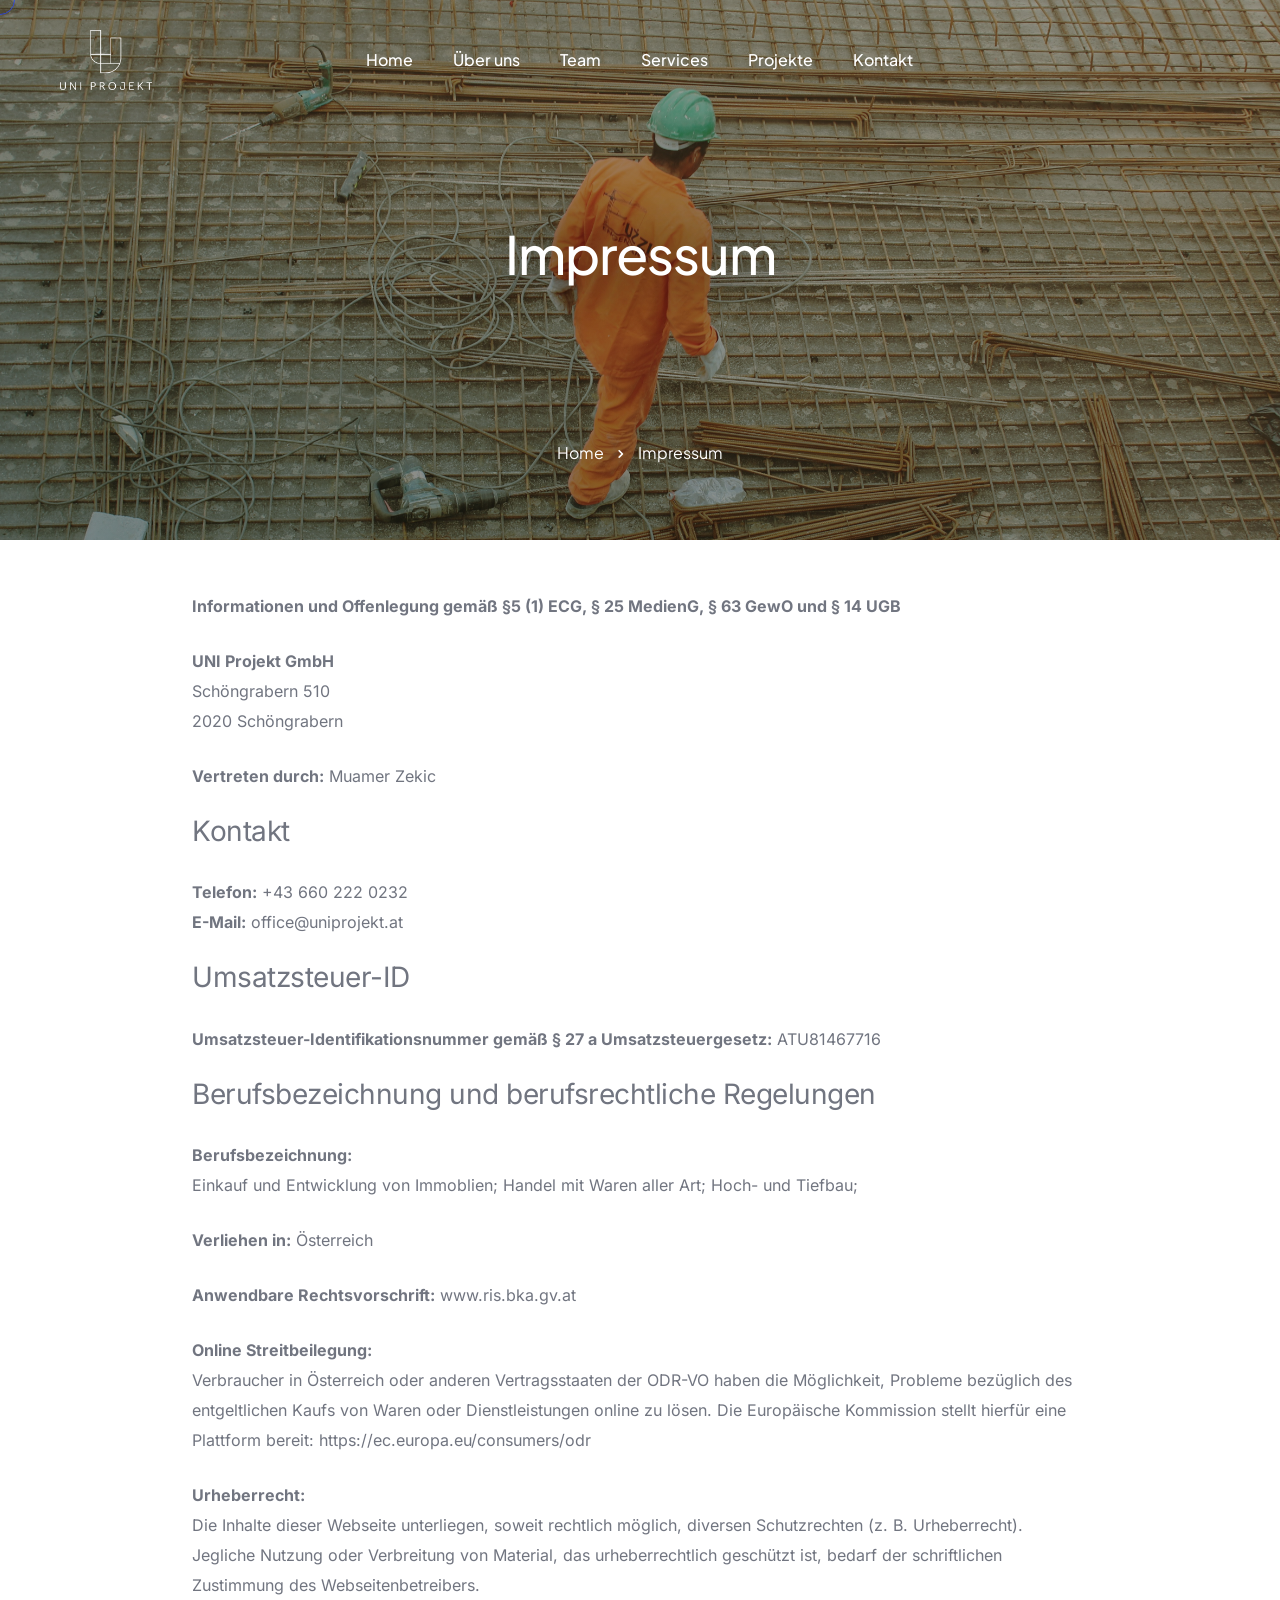
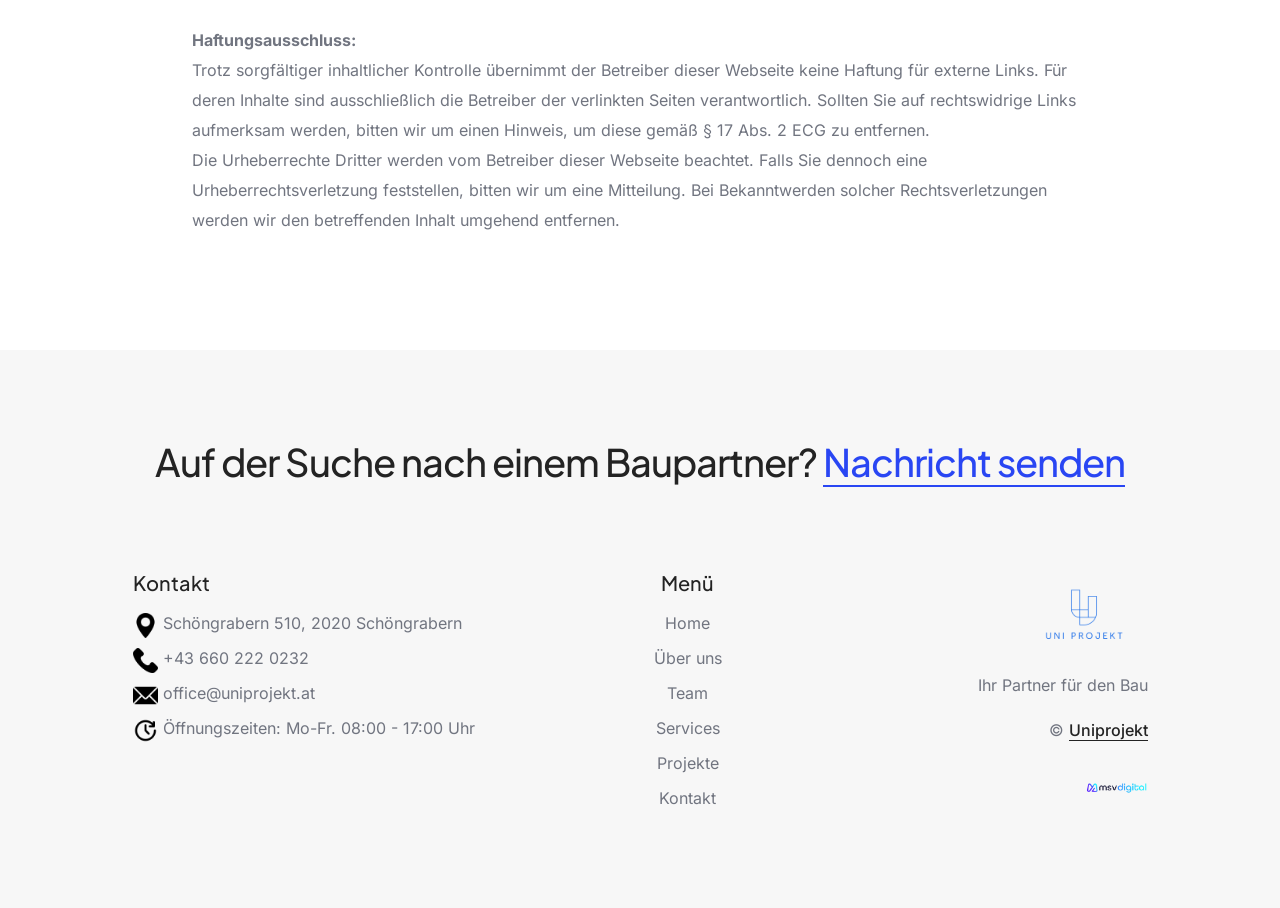
<file: impressum.html>
﻿<!DOCTYPE html>
<html class="no-js" lang="en">
  <head>
    <title>Impressum - Uniprojekt</title>
    <meta charset="utf-8" />
    <meta http-equiv="X-UA-Compatible" content="IE=edge" />
    <meta name="author" content="msv-digital" />
    <meta name="viewport" content="width=device-width,initial-scale=1.0" />
    <meta name="description" content="Impressum" />
    <!-- favicon icon -->
    <link rel="shortcut icon" href="logos/logo_transparent_no_buffer.png" />
    <link rel="apple-touch-icon" href="logos/logo_transparent.png" />
    <link
      rel="apple-touch-icon"
      sizes="72x72"
      href="logos/logo_transparent.png"
    />
    <link
      rel="apple-touch-icon"
      sizes="114x114"
      href="logos/logo_transparent.png"
    />
    <!-- style sheets and font icons -->
    <link rel="stylesheet" href="css/vendors.min.css" />
    <link rel="stylesheet" href="css/icon.min.css" />
    <link rel="stylesheet" href="css/style.css" />
    <link rel="stylesheet" href="css/responsive.css" />
    <!-- open Graph meta tags -->
    <meta property="og:title" content="Kontakt" />
    <meta property="og:description" content="Uniprojekt - Ihr Partner im Bau" />
    <meta property="og:image" href="logos/logo_transparent.png" />
    <meta property="og:url" content="https://www.uniprojekt.at/kontakt" />
    <meta property="og:type" content="website" />
    <meta property="og:site_name" content="Uniprojekt" />
  </head>
  <body
    data-mobile-nav-style="full-screen-menu"
    data-mobile-nav-bg-color="#bc8947"
    class="custom-cursor"
  >
    <!-- start cursor -->
    <div class="cursor-page-inner">
      <div class="circle-cursor circle-cursor-inner"></div>
      <div class="circle-cursor circle-cursor-outer"></div>
    </div>
    <!-- end cursor -->
    <!-- start header -->
    <header>
      <!-- start navigation -->
      <nav class="navbar navbar-expand-lg bg-transparent disable-fixed">
        <div class="container-fluid">
          <div class="col-auto col-lg-2 me-lg-0 me-auto">
            <a class="navbar-brand" href="home">
              <img
                src="logos/logo_white_transparent_no_buffer.png"
                data-at2x="logos/logo_transparent_no_buffer.png"
                alt=""
                class="default-logo"
              />
              <img
                src="logos/logo_white_transparent_no_buffer.png"
                data-at2x="logos/logo_transparent_no_buffer.png"
                alt=""
                class="alt-logo"
              />
              <img
                src="logos/logo_white_transparent_no_buffer.png"
                data-at2x="logos/logo_white_transparent_no_buffer.png"
                alt=""
                class="mobile-logo"
              />
            </a>
          </div>
          <div class="col-auto col-lg-8 menu-order position-static">
            <button
              class="navbar-toggler float-start"
              type="button"
              data-bs-toggle="collapse"
              data-bs-target="#navbarNav"
              aria-expanded="false"
              aria-controls="navbarNav"
              aria-label="Toggle navigation"
            >
              <span class="navbar-toggler-line"></span>
              <span class="navbar-toggler-line"></span>
              <span class="navbar-toggler-line"></span>
              <span class="navbar-toggler-line"></span>
            </button>
            <div
              class="collapse navbar-collapse justify-content-center"
              id="navbarNav"
            >
              <ul class="navbar-nav alt-font">
                <li class="nav-item">
                  <a href="home" class="nav-link">Home</a>
                </li>
                <li class="nav-item">
                  <a href="ueber-uns" class="nav-link">Über uns</a>
                </li>
                <li class="nav-item">
                  <a href="team" class="nav-link">Team</a>
                </li>
                <li class="nav-item">
                  <a href="services" class="nav-link">Services</a>
                </li>
                <li class="nav-item">
                  <a href="projekte" class="nav-link">Projekte</a>
                </li>
                <li class="nav-item">
                  <a href="kontakt" class="nav-link">Kontakt</a>
                </li>
              </ul>
            </div>
          </div>
          <div class="col-auto col-lg-2 text-end d-none d-sm-flex"></div>
        </div>
      </nav>
      <!-- end navigation -->
    </header>
    <!-- end header -->
    <!-- start page title -->
    <section
      class="page-title-parallax-background bg-dark-gray half-section ipad-top-space-margin"
      data-parallax-background-ratio="0.5"
      style="background-image: url(images/service_06.jpg)"
    >
      <div class="opacity-extra-medium bg-gradient-dark-gray-brown"></div>
      <div class="container">
        <div class="row align-items-center justify-content-center">
          <div
            class="col-12 text-center position-relative page-title-extra-large"
          >
            <div class="d-flex flex-column small-screen">
              <div
                class="mt-auto"
                data-anime='{"translateY": [30, 0], "opacity": [0,1], "duration": 400, "delay": 0, "staggervalue": 200, "easing": "easeOutQuad" }'
              >
                <h1
                  class="text-white alt-font mb-0 text-shadow-extra-large fw-500 ls-minus-1px"
                >
                  Impressum
                </h1>
              </div>
              <!-- start breadcrumb -->
              <div
                class="mt-auto justify-content-center breadcrumb breadcrumb-style-01 alt-font text-white"
              >
                <ul
                  data-anime='{ "el": "childs", "translateX": [30, 0], "opacity": [0,1], "duration": 400, "delay": 0, "staggervalue": 200, "easing": "easeOutQuad" }'
                >
                  <li><a href="home" class="text-white">Home</a></li>
                  <li>Impressum</li>
                </ul>
              </div>
              <!-- end breadcrumb -->
            </div>
          </div>
        </div>
      </div>
    </section>
    <!-- end page title -->
    <!-- start section -->
    <section class="position-relative pt-4 justify-content-center">
      <div class="gpdr position-relative">
        <p>
          <b
            >Informationen und Offenlegung gemäß &sect;5 (1) ECG, &sect; 25
            MedienG, &sect; 63 GewO und &sect; 14 UGB</b
          >
        </p>
        <p>
          <b>UNI Projekt GmbH</b><br />
          Schöngrabern 510<br />
          2020 Schöngrabern
        </p>
        <p><b>Vertreten durch:</b> Muamer Zekic</p>

        <h6>Kontakt</h6>
        <p>
          <b>Telefon:</b> +43 660 222 0232<br />
          <b>E-Mail:</b> office@uniprojekt.at
        </p>

        <h6>Umsatzsteuer-ID</h6>
        <p>
          <b
            >Umsatzsteuer-Identifikationsnummer gemäß § 27 a
            Umsatzsteuergesetz:</b
          >
          ATU81467716
        </p>

        <h6>Berufsbezeichnung und berufsrechtliche Regelungen</h6>
        <p>
          <b>Berufsbezeichnung:</b><br />
          Einkauf und Entwicklung von Immoblien; Handel mit Waren aller Art; Hoch- und Tiefbau;
        </p>

        <p><b>Verliehen in:</b> Österreich</p>

        <p>
          <b>Anwendbare Rechtsvorschrift:</b>
          <a href="https://www.ris.bka.gv.at" target="_blank"
            >www.ris.bka.gv.at</a
          >
        </p>

        <p>
          <b>Online Streitbeilegung:</b><br />
          Verbraucher in Österreich oder anderen Vertragsstaaten der ODR-VO
          haben die Möglichkeit, Probleme bezüglich des entgeltlichen Kaufs von
          Waren oder Dienstleistungen online zu lösen. Die Europäische
          Kommission stellt hierfür eine Plattform bereit:
          <a href="https://ec.europa.eu/consumers/odr" target="_blank"
            >https://ec.europa.eu/consumers/odr</a
          >
        </p>

        <p>
          <b>Urheberrecht:</b><br />
          Die Inhalte dieser Webseite unterliegen, soweit rechtlich möglich,
          diversen Schutzrechten (z. B. Urheberrecht). Jegliche Nutzung oder
          Verbreitung von Material, das urheberrechtlich geschützt ist, bedarf
          der schriftlichen Zustimmung des Webseitenbetreibers.
        </p>

        <p>
          <b>Haftungsausschluss:</b><br />
          Trotz sorgfältiger inhaltlicher Kontrolle übernimmt der Betreiber
          dieser Webseite keine Haftung für externe Links. Für deren Inhalte
          sind ausschließlich die Betreiber der verlinkten Seiten
          verantwortlich. Sollten Sie auf rechtswidrige Links aufmerksam werden,
          bitten wir um einen Hinweis, um diese gemäß § 17 Abs. 2 ECG zu
          entfernen.<br />
          Die Urheberrechte Dritter werden vom Betreiber dieser Webseite
          beachtet. Falls Sie dennoch eine Urheberrechtsverletzung feststellen,
          bitten wir um eine Mitteilung. Bei Bekanntwerden solcher
          Rechtsverletzungen werden wir den betreffenden Inhalt umgehend
          entfernen.
        </p>
      </div>
    </section>
    <!-- end section -->
    <!-- start footer -->
    <footer class="footer-light bg-very-light-gray">
      <div class="container">
        <div class="row justify-content-center mb-5 xs-mb-20px">
          <div class="col-md-12 col-sm-10 text-center">
            <h4 class="alt-font text-dark-gray fw-500 ls-minus-1px">
              Auf der Suche nach einem Baupartner?
              <a
                href="mailto:office@uniprojekt.at"
                class="text-base-color fw-500 text-decoration-line-bottom-medium"
                >Nachricht senden</a
              >
            </h4>
          </div>
        </div>
        <div class="row justify-content-center">
          <!-- start footer column -->
          <div
            class="col-11 col-xl-5 col-lg-2 col-md-4 order-1 order-lg-1 sm-pb-25px"
          >
            <span class="alt-font fw-500 fs-20 d-block text-dark-gray mb-10px"
              >Kontakt</span
            >
            <ul>
              <li>
                <img src="images/maps-and-flags.png" style="width: 25px" /><a>
                  Schöngrabern 510, 2020 Schöngrabern</a
                >
              </li>
              <li></li>
              <li>
                <img src="images/phone-call.png" style="width: 25px" /><a>
                  +43 660 222 0232</a
                >
              </li>
              <li>
                <img src="images/email.png" style="width: 25px" /><a>
                  office@uniprojekt.at</a
                >
              </li>
              <li>
                <img src="images/24-hour-clock.png" style="width: 25px" /><a>
                  Öffnungszeiten: Mo-Fr. 08:00 - 17:00 Uhr</a
                >
              </li>
            </ul>
          </div>
          <!-- end footer column -->
          <!-- start footer column -->
          <div
            class="col-11 col-xl-2 col-lg-3 col-md-4 order-1 order-lg-2 text-center"
          >
            <span class="alt-font fw-500 fs-20 d-block text-dark-gray mb-10px"
              >Menü</span
            >
            <ul>
              <li><a href="home">Home</a></li>
              <li><a href="ueber-uns">Über uns</a></li>
              <li><a href="team">Team</a></li>
              <li><a href="services">Services</a></li>
              <li><a href="projekte">Projekte</a></li>
              <li><a href="kontakt">Kontakt</a></li>
            </ul>
          </div>
          <!-- end footer column -->
          <!-- start footer column -->
          <div
            class="col-lg-3 col-md-4 col-sm-6 offset-xl-1 order-3 order-lg-4 order-md-3 order-sm-4 sm-mt-35px xs-mt-25px text-center text-sm-end"
          >
            <a
              ><img
                src="logos/logo_transparent.png"
                style="width: 50%"
                data-at2x="logos/logo_transparent.png"
                alt=""
            /></a>
            <p class="mb-15px">Ihr Partner für den Bau</p>
            <p>
              &COPY;
              <a
                href="home"
                target="_blank"
                class="text-decoration-line-bottom text-dark-gray fw-500"
                >Uniprojekt</a
              >
            </p>
            <a href="https://www.msv-digital.com"
              ><img
                src="logos/msv-digital.png"
                style="width: 25%"
                data-at2x="logos/msv-digital.png"
                alt=""
            /></a>
          </div>
          <!-- end footer column -->
        </div>
      </div>
    </footer>
    <!-- end footer -->
    <!-- start scroll progress -->
    <div class="scroll-progress d-none d-xxl-block">
      <a href="#" class="scroll-top" aria-label="scroll">
        <span class="scroll-text">Scroll</span
        ><span class="scroll-line"><span class="scroll-point"></span></span>
      </a>
    </div>
    <!-- end scroll progress -->
    <!-- javascript libraries -->
    <script type="text/javascript" src="js/jquery.js"></script>
    <script type="text/javascript" src="js/vendors.min.js"></script>
    <script type="text/javascript" src="js/main.js"></script>
  </body>
</html>
</file>
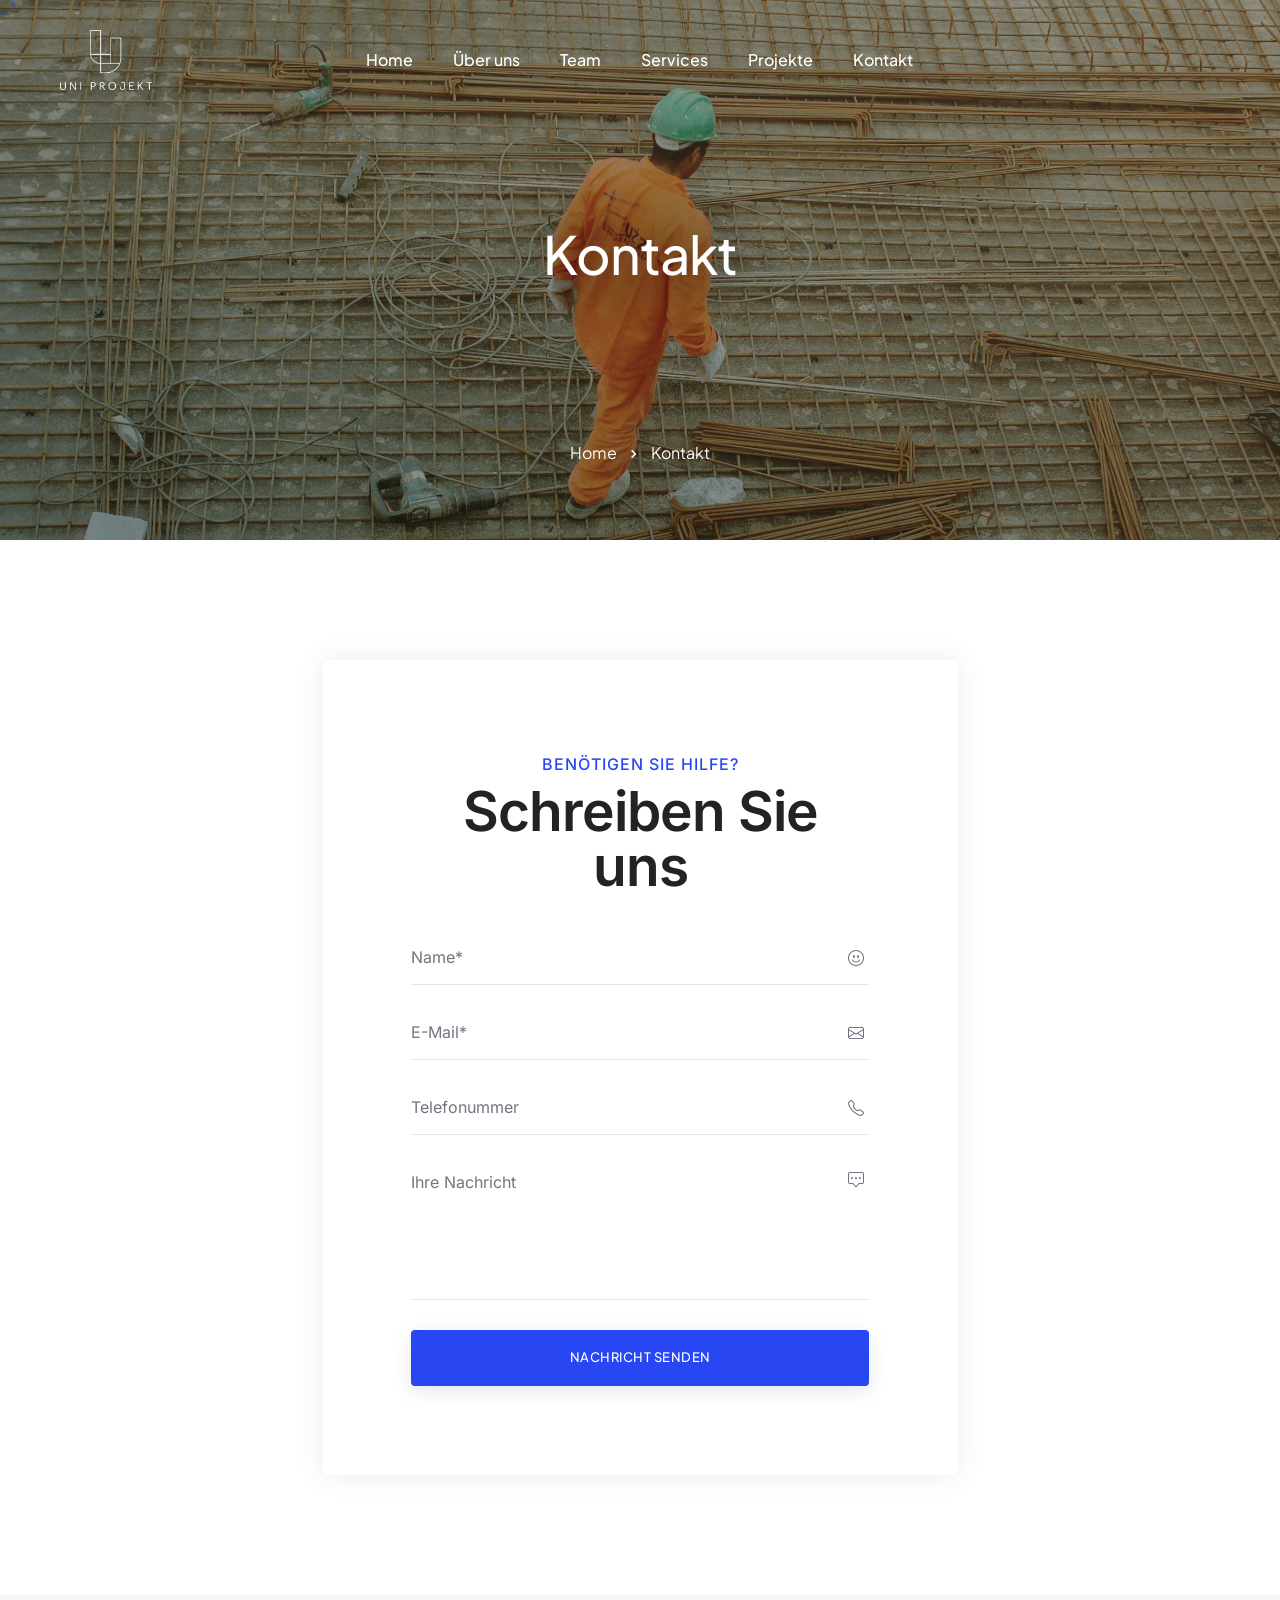
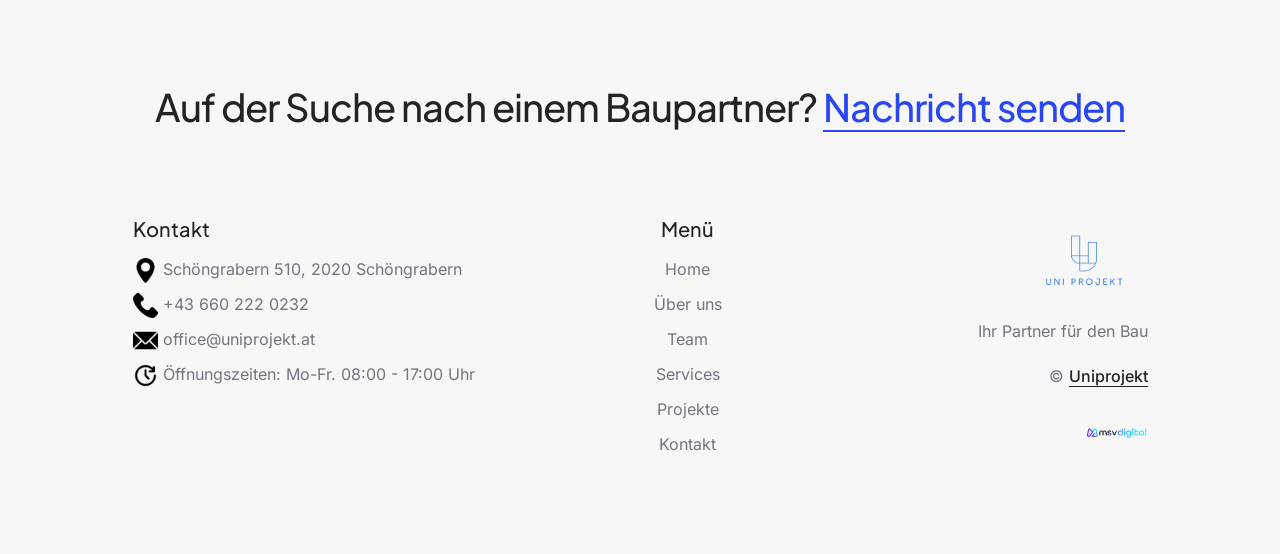
<file: kontakt.html>
﻿<!doctype html>
<html class="no-js" lang="en">
    <head>
        <title>Kontakt - Uniprojekt</title>
        <meta charset="utf-8">
        <meta http-equiv="X-UA-Compatible" content="IE=edge" />
        <meta name="author" content="msv-digital">
        <meta name="viewport" content="width=device-width,initial-scale=1.0" />
        <meta name="description" content="Kontakt">
        <!-- favicon icon -->
        <link rel="shortcut icon" href="logos/logo_transparent_no_buffer.png">
        <link rel="apple-touch-icon" href="logos/logo_transparent.png">
        <link rel="apple-touch-icon" sizes="72x72" href="logos/logo_transparent.png">
        <link rel="apple-touch-icon" sizes="114x114" href="logos/logo_transparent.png">
        <!-- google fonts preconnect -->
        <link rel="preconnect" href="https://fonts.googleapis.com" crossorigin>
        <link rel="preconnect" href="https://fonts.gstatic.com" crossorigin>
        <!-- style sheets and font icons -->
        <link rel="stylesheet" href="css/vendors.min.css"/>
        <link rel="stylesheet" href="css/icon.min.css"/>
        <link rel="stylesheet" href="css/style.css"/>
        <link rel="stylesheet" href="css/responsive.css"/>
        <!-- open Graph meta tags -->
        <meta property="og:title" content="Kontakt" />
        <meta property="og:description" content="Uniprojekt - Ihr Partner im Bau" />
        <meta property="og:image" href="logos/logo_transparent.png" />
        <meta property="og:url" content="https://www.uniprojekt.at/kontakt" />
        <meta property="og:type" content="website" />
        <meta property="og:site_name" content="Uniprojekt" />        
    </head>
    <body data-mobile-nav-style="full-screen-menu" data-mobile-nav-bg-color="#bc8947" class="custom-cursor"> 
        <!-- start cursor -->
        <div class="cursor-page-inner">
            <div class="circle-cursor circle-cursor-inner"></div>
            <div class="circle-cursor circle-cursor-outer"></div>
        </div>
        <!-- end cursor -->
        <!-- start header -->
        <header>
            <!-- start navigation -->
            <nav class="navbar navbar-expand-lg bg-transparent disable-fixed"> 
                <div class="container-fluid"> 
                    <div class="col-auto col-lg-2 me-lg-0 me-auto">
                        <a class="navbar-brand" href="home">
                            <img src="logos/logo_white_transparent_no_buffer.png" data-at2x="logos/logo_transparent_no_buffer.png" alt="" class="default-logo">
                            <img src="logos/logo_white_transparent_no_buffer.png" data-at2x="logos/logo_transparent_no_buffer.png" alt="" class="alt-logo">
                            <img src="logos/logo_white_transparent_no_buffer.png" data-at2x="logos/logo_white_transparent_no_buffer.png" alt="" class="mobile-logo">
                        </a>
                    </div>
                    <div class="col-auto col-lg-8 menu-order position-static">
                        <button class="navbar-toggler float-start" type="button" data-bs-toggle="collapse" data-bs-target="#navbarNav" aria-expanded="false" aria-controls="navbarNav" aria-label="Toggle navigation">
                            <span class="navbar-toggler-line"></span>
                            <span class="navbar-toggler-line"></span>
                            <span class="navbar-toggler-line"></span>
                            <span class="navbar-toggler-line"></span>
                        </button>
                        <div class="collapse navbar-collapse justify-content-center" id="navbarNav">
                            <ul class="navbar-nav alt-font"> 
                                <li class="nav-item"><a href="home" class="nav-link">Home</a></li>
                                <li class="nav-item"><a href="ueber-uns" class="nav-link">Über uns</a></li>
                                <li class="nav-item"><a href="team" class="nav-link">Team</a></li>
                                <li class="nav-item"><a href="services" class="nav-link">Services</a></li>
                                <li class="nav-item"><a href="projekte" class="nav-link">Projekte</a></li>
                                <li class="nav-item"><a href="kontakt" class="nav-link">Kontakt</a></li>
                            </ul>
                        </div>
                    </div>
                    <div class="col-auto col-lg-2 text-end d-none d-sm-flex"> 
                    </div>
                </div>
            </nav>
            <!-- end navigation -->
        </header>
        <!-- end header -->
        <!-- start page title -->
        <section class="page-title-parallax-background bg-dark-gray half-section ipad-top-space-margin" data-parallax-background-ratio="0.5" style="background-image: url(images/service_06.jpg)">
            <div class="opacity-extra-medium bg-gradient-dark-gray-brown"></div>
            <div class="container">
                <div class="row align-items-center justify-content-center">
                    <div class="col-12 text-center position-relative page-title-extra-large">
                        <div class="d-flex flex-column small-screen">
                            <div class="mt-auto" data-anime='{"translateY": [30, 0], "opacity": [0,1], "duration": 400, "delay": 0, "staggervalue": 200, "easing": "easeOutQuad" }'>
                                <h1 class="text-white alt-font mb-0 text-shadow-extra-large fw-500 ls-minus-1px">Kontakt</h1>
                            </div>
                            <!-- start breadcrumb -->
                            <div class="mt-auto justify-content-center breadcrumb breadcrumb-style-01 alt-font text-white">
                                <ul data-anime='{ "el": "childs", "translateX": [30, 0], "opacity": [0,1], "duration": 400, "delay": 0, "staggervalue": 200, "easing": "easeOutQuad" }'>
                                    <li><a href="home" class="text-white">Home</a></li>
                                    <li>Kontakt</li>
                                </ul>
                            </div>
                            <!-- end breadcrumb -->
                        </div>
                    </div>
                </div>
            </div>
        </section>
        <!-- end page title -->
        <!-- start section -->
        <section class="cover-background big-section" data-anime='{ "translateY": [0, 0], "opacity": [0,1], "duration": 600, "delay": 0, "staggervalue": 150, "easing": "easeOutQuad" }'>
            <div class="opacity-extra-medium"></div>
            <div class="container">
                <div class="row justify-content-center">
                    <div class="col-xl-7 col-lg-8 col-md-10 Kontakt-form-style-03 position-relative">
                        <div class="p-14 md-p-10 bg-white border-radius-6px text-center box-shadow-extra-large">
                            <div class="d-inline-block fw-500 text-uppercase text-base-color ls-1px mb-5px">Benötigen Sie Hilfe?</div>
                            <h2 class="fw-600 ls-minus-1px text-dark-gray mb-8">Schreiben Sie uns</h2>
                            <!-- start Kontakt form -->
                            <form action="email-templates/contact-form.php" method="post">
                                <div class="position-relative form-group mb-20px">
                                    <span class="form-icon"><i class="bi bi-emoji-smile"></i></span>
                                    <input class="ps-0 border-radius-0px fs-18 border-color-extra-medium-gray form-control required" type="text" name="name" placeholder="Name*" />
                                </div>
                                <div class="position-relative form-group mb-20px">
                                    <span class="form-icon"><i class="bi bi-envelope"></i></span>
                                    <input class="ps-0 border-radius-0px fs-18 border-bottom border-color-extra-medium-gray form-control required" type="email" name="email" placeholder="E-Mail*" />
                                </div>
                                <div class="position-relative form-group mb-20px">
                                    <span class="form-icon"><i class="bi bi-telephone"></i></span>
                                    <input class="ps-0 border-radius-0px fs-18 border-bottom border-color-extra-medium-gray form-control" type="tel" name="phone" placeholder="Telefonummer" />
                                </div>
                                <div class="position-relative form-group form-textarea mt-15px mb-0"> 
                                    <textarea class="ps-0 border-radius-0px fs-18 border-bottom border-color-extra-medium-gray form-control" name="comment" placeholder="Ihre Nachricht" rows="4"></textarea>
                                    <span class="form-icon"><i class="bi bi-chat-square-dots"></i></span>
                                    <input type="hidden" name="redirect" value="">
                                    <button class="btn btn-medium btn-base-color btn-box-shadow btn-round-edge mt-30px submit w-100" type="submit">Nachricht senden</button>
                                    <div class="form-results mt-20px d-none"></div>
                                </div>
                            </form>
                            <!-- end Kontakt form -->
                        </div>
                    </div>
                </div>
            </div>
        </section>
        <!-- end section --> 
        <!-- start footer -->
        <footer class="footer-light bg-very-light-gray"> 
            <div class="container">
                <div class="row justify-content-center mb-5 xs-mb-20px">
                    <div class="col-md-12 col-sm-10 text-center">
                        <h4 class="alt-font text-dark-gray fw-500 ls-minus-1px">Auf der Suche nach einem Baupartner? <a href="mailto:office@uniprojekt.at" class="text-base-color fw-500 text-decoration-line-bottom-medium">Nachricht senden</a></h4>
                    </div>
                </div>
                <div class="row justify-content-center">
                    <!-- start footer column -->
                    <div class="col-11 col-xl-5 col-lg-2 col-md-4 order-1 order-lg-1 sm-pb-25px">
                        <span class="alt-font fw-500 fs-20 d-block text-dark-gray mb-10px">Kontakt</span>
                        <ul>                           
                            <li><img src="images/maps-and-flags.png" style="width: 25px;"><a> Schöngrabern 510, 2020 Schöngrabern</a><li>
                            <li><img src="images/phone-call.png" style="width: 25px;"><a> +43 660 222 0232</a></li>
                            <li><img src="images/email.png" style="width: 25px;"><a> office@uniprojekt.at</a></li>
                            <li><img src="images/24-hour-clock.png" style="width: 25px;"><a> Öffnungszeiten: Mo-Fr. 08:00 - 17:00 Uhr</a></li>
                        </ul>
                    </div>
                    <!-- end footer column -->  
                    <!-- start footer column -->
                    <div class="col-11 col-xl-2 col-lg-3 col-md-4 order-1 order-lg-2 text-center">
                        <span class="alt-font fw-500 fs-20 d-block text-dark-gray mb-10px">Menü</span>
                        <ul>
                            <li><a href="home">Home</a></li>
                            <li><a href="ueber-uns">Über uns</a></li>
                            <li><a href="team">Team</a></li>
                            <li><a href="services">Services</a></li>
                            <li><a href="projekte">Projekte</a></li>
                            <li><a href="kontakt">Kontakt</a></li>
                        </ul>
                    </div>
                    <!-- end footer column -->
                    <!-- start footer column -->
                    <div class="col-lg-3 col-md-4 col-sm-6 offset-xl-1 order-3 order-lg-4 order-md-3 order-sm-4 sm-mt-35px xs-mt-25px text-center text-sm-end">
                        <a><img src="logos/logo_transparent.png" style="width: 50%;" data-at2x="logos/logo_transparent.png" alt=""></a>
                        <p class="mb-15px">Ihr Partner für den Bau</p>
                        <p>&COPY; <a href="home" target="_blank" class="text-decoration-line-bottom text-dark-gray fw-500">Uniprojekt</a></p>
                        <a href="https://www.msv-digital.com"><img src="logos/msv-digital.png" style="width: 25%;" data-at2x="logos/msv-digital.png" alt=""></a>
                    </div>
                    <!-- end footer column -->
                </div> 
            </div> 
        </footer>
        <!-- end footer -->
        <!-- start scroll progress -->
        <div class="scroll-progress d-none d-xxl-block">
            <a href="#" class="scroll-top" aria-label="scroll">
                <span class="scroll-text">Scroll</span><span class="scroll-line"><span class="scroll-point"></span></span>
            </a>
        </div>
        <!-- end scroll progress -->
        <!-- javascript libraries -->
        <script type="text/javascript" src="js/jquery.js"></script>
        <script type="text/javascript" src="js/vendors.min.js"></script>
        <script type="text/javascript" src="js/main.js"></script>
    </body>
</html>
</file>
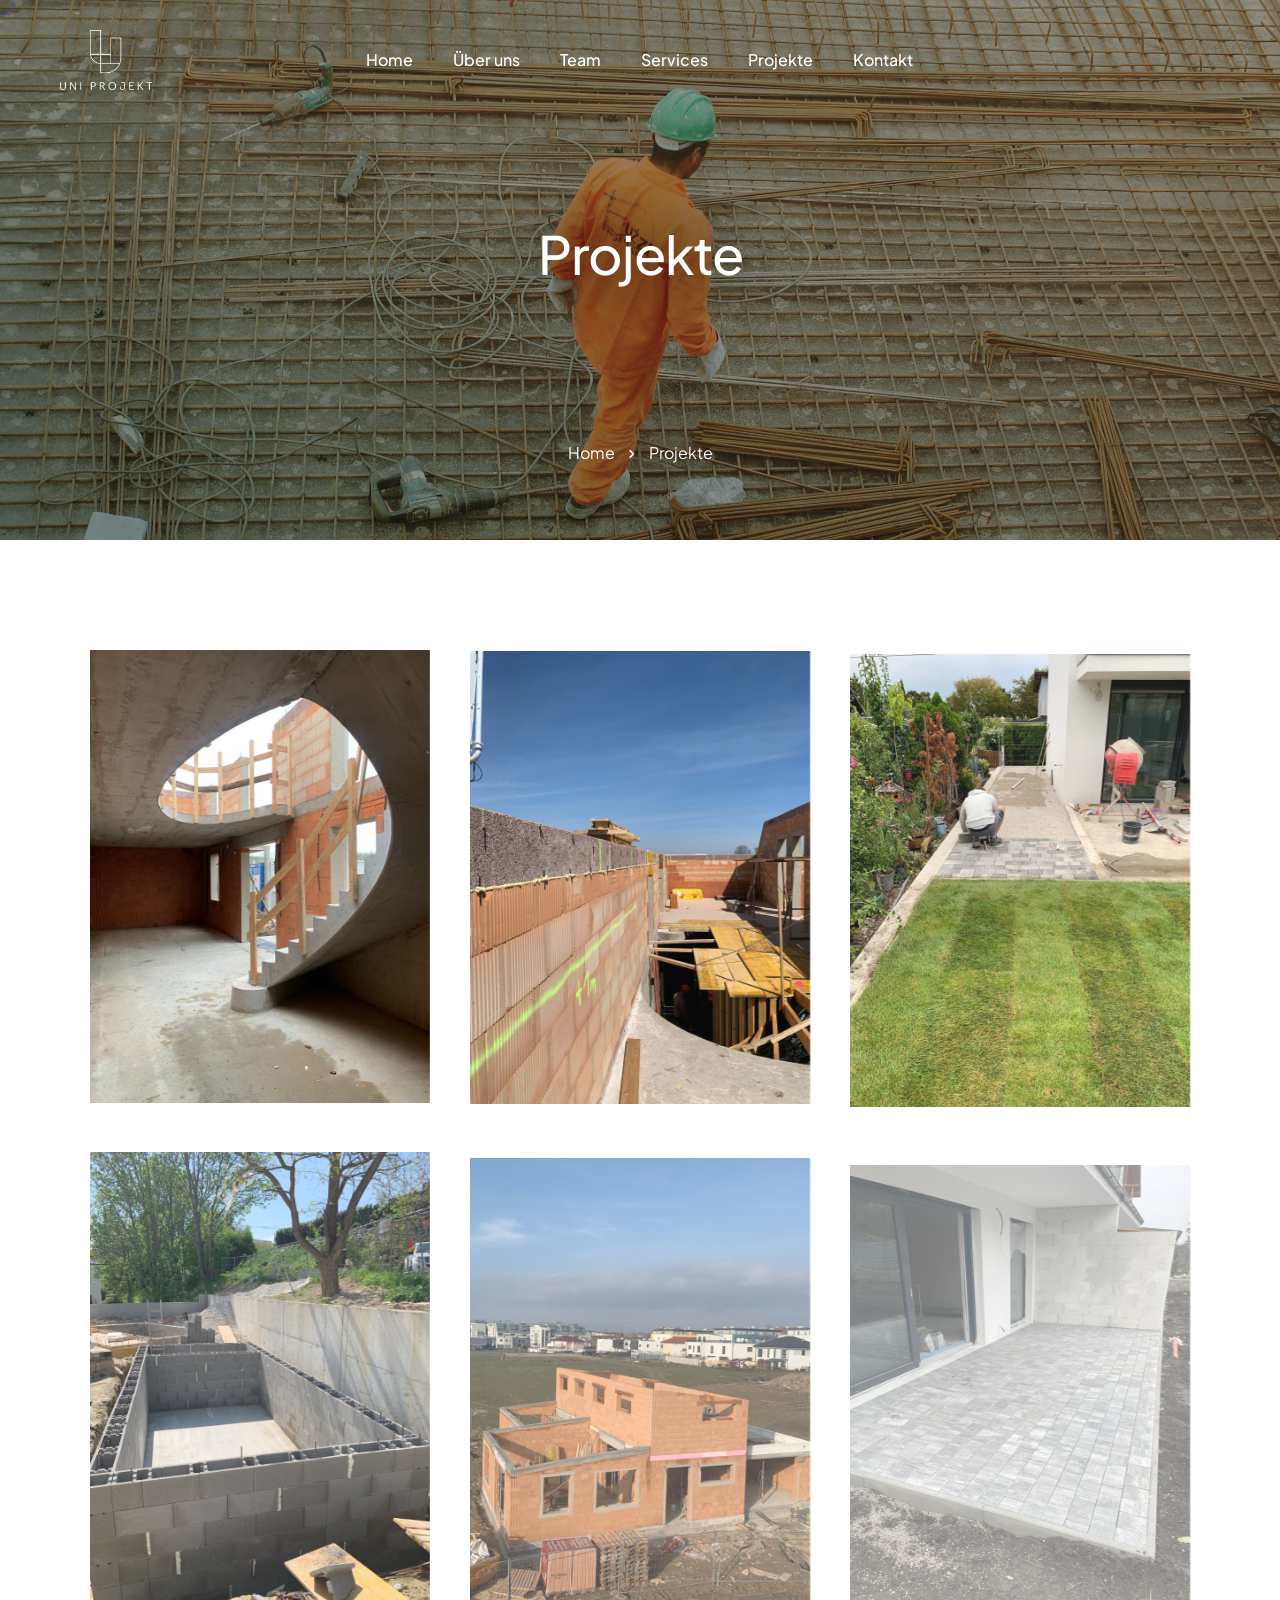
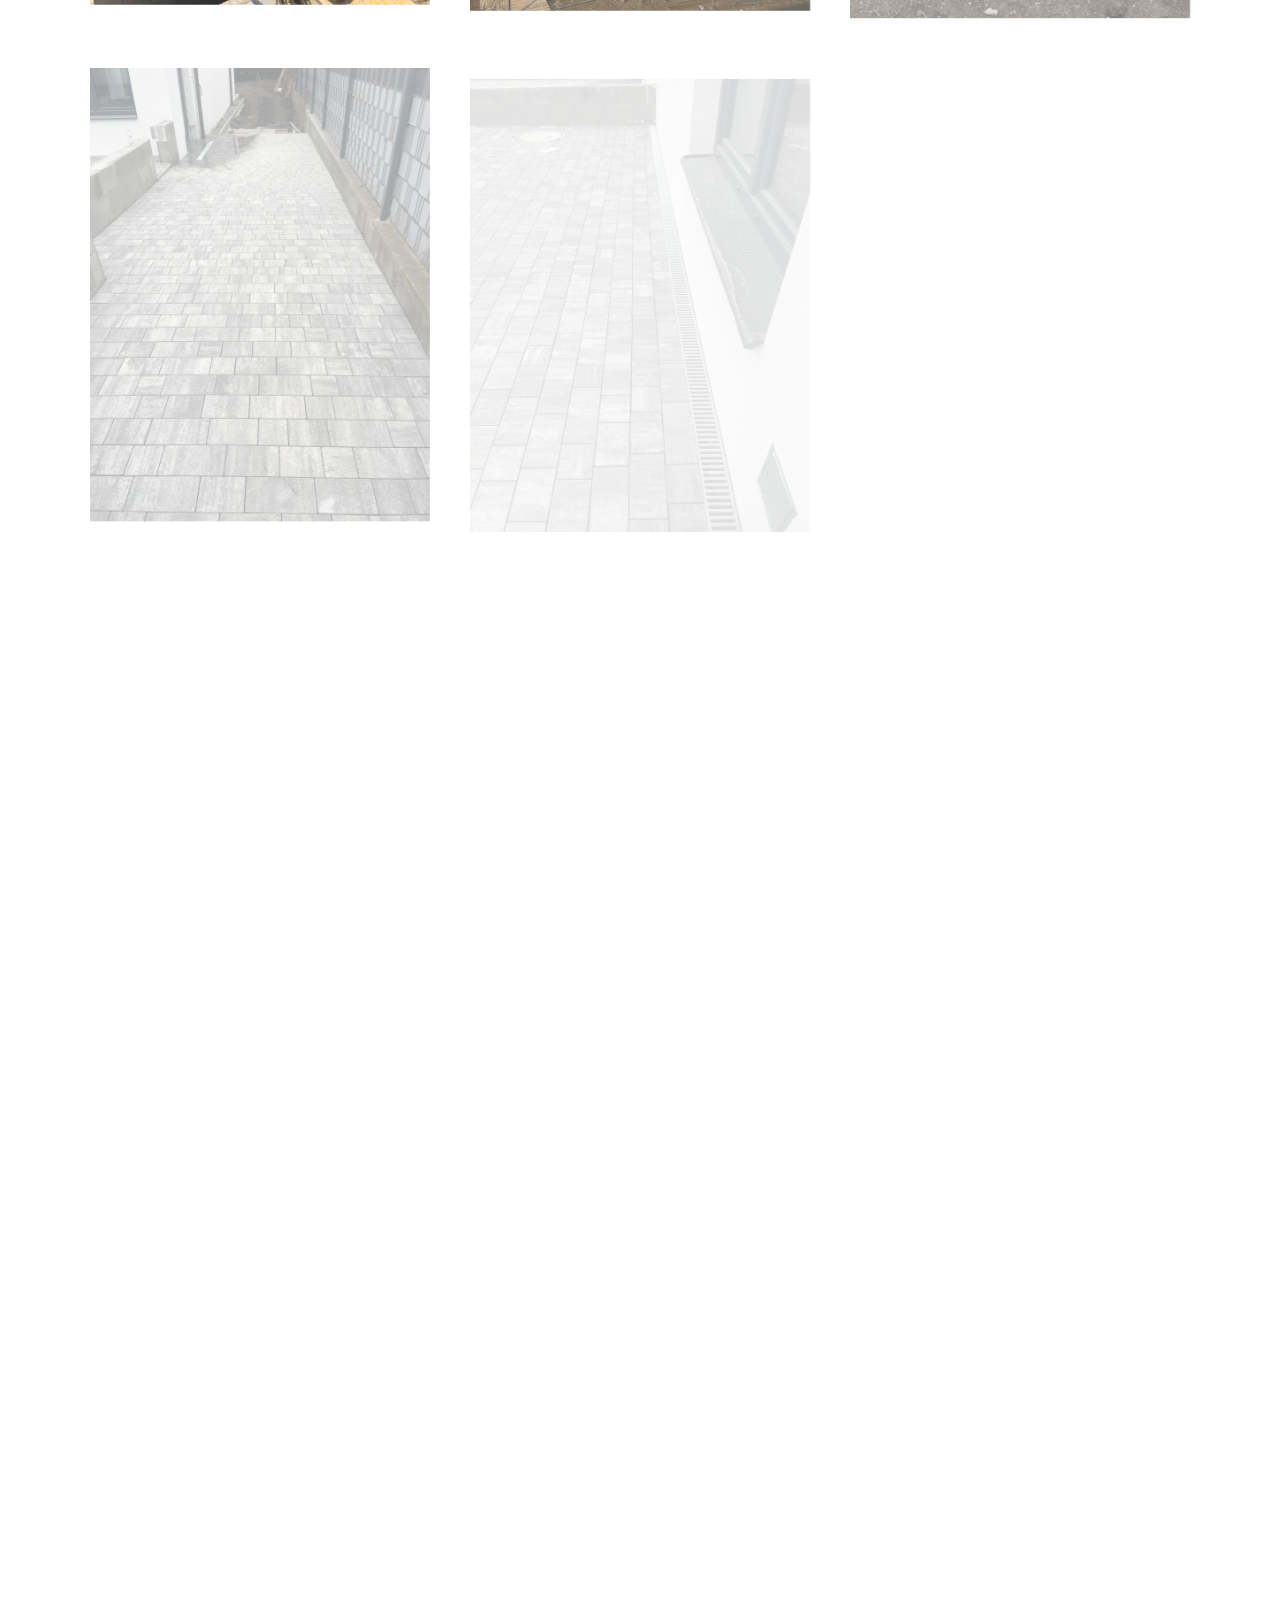
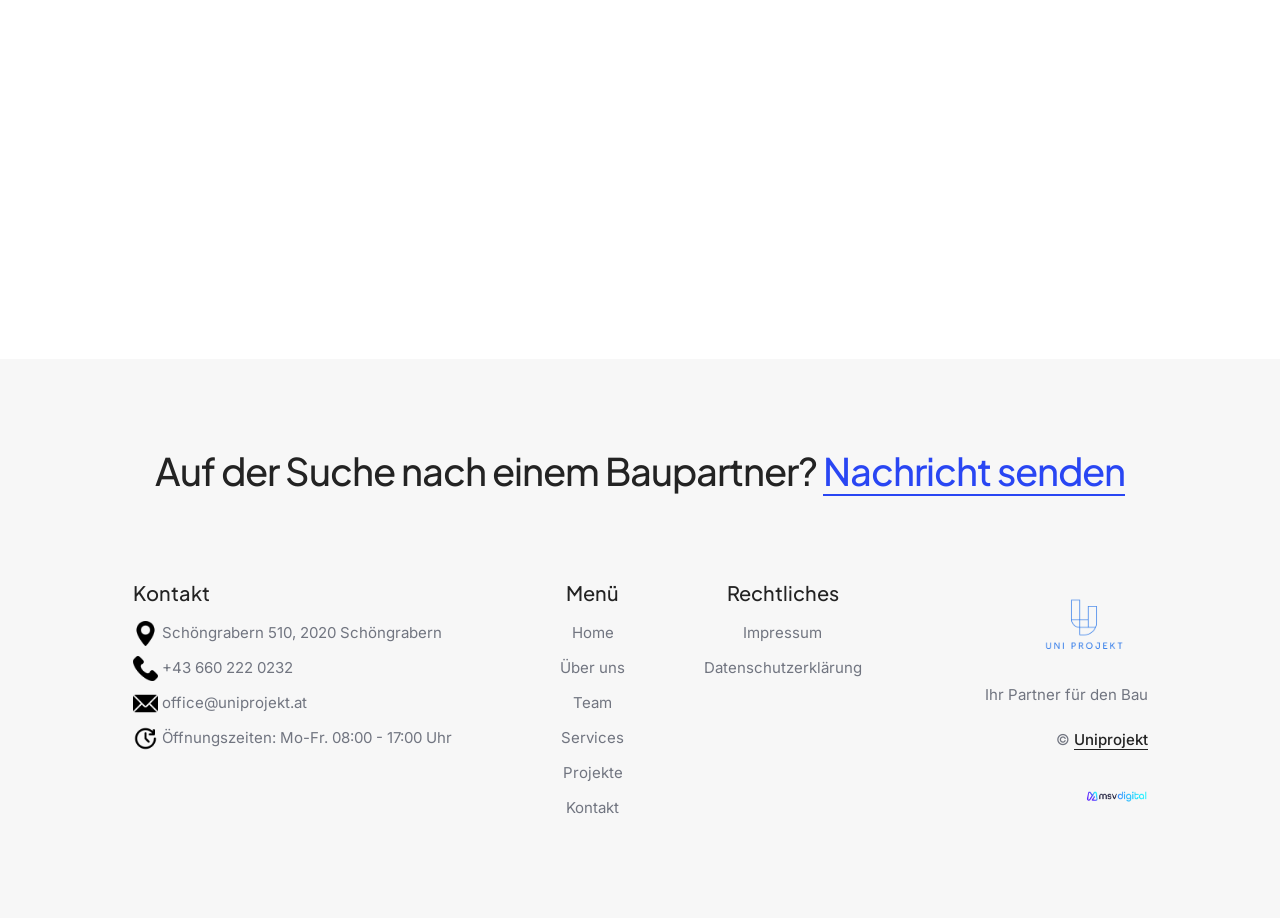
<file: projekte.html>
﻿<!DOCTYPE html>
<html class="no-js" lang="en">
  <head>
    <title>Projekte - Uniprojekt</title>
    <meta charset="utf-8" />
    <meta http-equiv="X-UA-Compatible" content="IE=edge" />
    <meta name="author" content="msv-digital" />
    <meta name="viewport" content="width=device-width,initial-scale=1.0" />
    <meta name="description" content="Projekte" />
    <!-- favicon icon -->
    <link rel="shortcut icon" href="logos/logo_transparent_no_buffer.png" />
    <link rel="apple-touch-icon" href="logos/logo_transparent.png" />
    <link
      rel="apple-touch-icon"
      sizes="72x72"
      href="logos/logo_transparent.png"
    />
    <link
      rel="apple-touch-icon"
      sizes="114x114"
      href="logos/logo_transparent.png"
    />
    <!-- style sheets and font icons -->
    <link rel="stylesheet" href="css/vendors.min.css" />
    <link rel="stylesheet" href="css/icon.min.css" />
    <link rel="stylesheet" href="css/style.css" />
    <link rel="stylesheet" href="css/responsive.css" />
    <!-- open Graph meta tags -->
    <meta property="og:title" content="Projekte" />
    <meta property="og:description" content="Uniprojekt - Ihr Partner im Bau" />
    <meta property="og:image" href="logos/logo_transparent.png" />
    <meta property="og:url" content="https://www.uniprojekt.at/projekte" />
    <meta property="og:type" content="website" />
    <meta property="og:site_name" content="Uniprojekt" />
  </head>
  <body
    data-mobile-nav-style="full-screen-menu"
    data-mobile-nav-bg-color="#bc8947"
    class="custom-cursor"
  >
    <!-- start cursor -->
    <div class="cursor-page-inner">
      <div class="circle-cursor circle-cursor-inner"></div>
      <div class="circle-cursor circle-cursor-outer"></div>
    </div>
    <!-- end cursor -->
    <!-- start header -->
    <header>
      <!-- start navigation -->
      <nav class="navbar navbar-expand-lg bg-transparent disable-fixed">
        <div class="container-fluid">
          <div class="col-auto col-lg-2 me-lg-0 me-auto">
            <a class="navbar-brand" href="home">
              <img
                src="logos/logo_white_transparent_no_buffer.png"
                data-at2x="logos/logo_transparent_no_buffer.png"
                alt=""
                class="default-logo"
              />
              <img
                src="logos/logo_white_transparent_no_buffer.png"
                data-at2x="logos/logo_transparent_no_buffer.png"
                alt=""
                class="alt-logo"
              />
              <img
                src="logos/logo_white_transparent_no_buffer.png"
                data-at2x="logos/logo_white_transparent_no_buffer.png"
                alt=""
                class="mobile-logo"
              />
            </a>
          </div>
          <div class="col-auto col-lg-8 menu-order position-static">
            <button
              class="navbar-toggler float-start"
              type="button"
              data-bs-toggle="collapse"
              data-bs-target="#navbarNav"
              aria-expanded="false"
              aria-controls="navbarNav"
              aria-label="Toggle navigation"
            >
              <span class="navbar-toggler-line"></span>
              <span class="navbar-toggler-line"></span>
              <span class="navbar-toggler-line"></span>
              <span class="navbar-toggler-line"></span>
            </button>
            <div
              class="collapse navbar-collapse justify-content-center"
              id="navbarNav"
            >
              <ul class="navbar-nav alt-font">
                <li class="nav-item">
                  <a href="home" class="nav-link">Home</a>
                </li>
                <li class="nav-item">
                  <a href="ueber-uns" class="nav-link">Über uns</a>
                </li>
                <li class="nav-item">
                  <a href="team" class="nav-link">Team</a>
                </li>
                <li class="nav-item">
                  <a href="services" class="nav-link">Services</a>
                </li>
                <li class="nav-item">
                  <a href="projekte" class="nav-link">Projekte</a>
                </li>
                <li class="nav-item">
                  <a href="kontakt" class="nav-link">Kontakt</a>
                </li>
              </ul>
            </div>
          </div>
          <div class="col-auto col-lg-2 text-end d-none d-sm-flex"></div>
        </div>
      </nav>
      <!-- end navigation -->
    </header>
    <!-- end header -->
    <!-- start page title -->
    <section
      class="page-title-parallax-background bg-dark-gray half-section ipad-top-space-margin"
      data-parallax-background-ratio="0.5"
      style="background-image: url(images/service_06.jpg)"
    >
      <div class="opacity-extra-medium bg-gradient-dark-gray-brown"></div>
      <div class="container">
        <div class="row align-items-center justify-content-center">
          <div
            class="col-12 text-center position-relative page-title-extra-large"
          >
            <div class="d-flex flex-column small-screen">
              <div class="mt-auto">
                <h1
                  class="text-white alt-font mb-0 text-shadow-extra-large fw-500 ls-minus-1px"
                  data-anime='{"translateY": [30, 0], "opacity": [0,1], "duration": 400, "delay": 0, "staggervalue": 200, "easing": "easeOutQuad" }'
                >
                  Projekte
                </h1>
              </div>
              <!-- start breadcrumb -->
              <div
                class="mt-auto justify-content-center breadcrumb breadcrumb-style-01 alt-font text-white"
              >
                <ul
                  data-anime='{ "el": "childs", "translateX": [30, 0], "opacity": [0,1], "duration": 400, "delay": 0, "staggervalue": 200, "easing": "easeOutQuad" }'
                >
                  <li><a href="home" class="text-white">Home</a></li>
                  <li>Projekte</li>
                </ul>
              </div>
              <!-- end breadcrumb -->
            </div>
          </div>
        </div>
      </div>
    </section>
    <!-- end page title -->
    <!-- start section -->
    <section>
      <div class="container">
        <div class="row">
          <div class="col-12 p-0">
            <ul
              class="blog-classic blog-wrapper grid-loading grid grid-3col xl-grid-3col lg-grid-3col md-grid-2col sm-grid-2col xs-grid-1col gutter-double-extra-large"
              data-anime='{ "el": "childs", "translateY": [50, 0], "opacity": [0,1], "duration": 1200, "delay": 0, "staggervalue": 150, "easing": "easeOutQuad" }'
            >
              <li class="grid-sizer"></li>
              <!-- start blog item -->
              <li class="grid-item">
                <div class="card bg-transparent border-0 h-100">
                  <div class="blog-image position-relative overflow-hidden">
                    <a><img src="images/project_01.jpeg" alt="" /></a>
                  </div>
                </div>
              </li>
              <!-- end blog item -->
              <!-- start blog item -->
              <li class="grid-item">
                <div class="card bg-transparent border-0 h-100">
                  <div class="blog-image position-relative overflow-hidden">
                    <a><img src="images/project_02.jpeg" alt="" /></a>
                  </div>
                </div>
              </li>
              <!-- end blog item -->
              <!-- start blog item -->
              <li class="grid-item">
                <div class="card bg-transparent border-0 h-100">
                  <div class="blog-image position-relative overflow-hidden">
                    <a><img src="images/project_03.jpeg" alt="" /></a>
                  </div>
                </div>
              </li>
              <!-- end blog item -->
              <!-- start blog item -->
              <li class="grid-item">
                <div class="card bg-transparent border-0 h-100">
                  <div class="blog-image position-relative overflow-hidden">
                    <a><img src="images/project_04.jpeg" alt="" /></a>
                  </div>
                </div>
              </li>
              <!-- end blog item -->
              <!-- start blog item -->
              <li class="grid-item">
                <div class="card bg-transparent border-0 h-100">
                  <div class="blog-image position-relative overflow-hidden">
                    <a><img src="images/project_05.jpeg" alt="" /></a>
                  </div>
                </div>
              </li>
              <!-- end blog item -->
              <!-- start blog item -->
              <li class="grid-item">
                <div class="card bg-transparent border-0 h-100">
                  <div class="blog-image position-relative overflow-hidden">
                    <a><img src="images/project_06.jpeg" alt="" /></a>
                  </div>
                </div>
              </li>
              <!-- end blog item -->
              <!-- start blog item -->
              <li class="grid-item">
                <div class="card bg-transparent border-0 h-100">
                  <div class="blog-image position-relative overflow-hidden">
                    <a><img src="images/project_07.jpeg" alt="" /></a>
                  </div>
                </div>
              </li>
              <!-- end blog item -->
              <!-- start blog item -->
              <li class="grid-item">
                <div class="card bg-transparent border-0 h-100">
                  <div class="blog-image position-relative overflow-hidden">
                    <a><img src="images/project_08.jpeg" alt="" /></a>
                  </div>
                </div>
              </li>
              <!-- end blog item -->
              <!-- start blog item -->
              <li class="grid-item">
                <div class="card bg-transparent border-0 h-100">
                  <div class="blog-image position-relative overflow-hidden">
                    <a><img src="images/project_09.jpeg" alt="" /></a>
                  </div>
                </div>
              </li>
              <!-- end blog item -->
              <!-- start blog item -->
              <li class="grid-item">
                <div class="card bg-transparent border-0 h-100">
                  <div class="blog-image position-relative overflow-hidden">
                    <a><img src="images/project_10.jpeg" alt="" /></a>
                  </div>
                </div>
              </li>
              <!-- end blog item -->
              <!-- start blog item -->
              <li class="grid-item">
                <div class="card bg-transparent border-0 h-100">
                  <div class="blog-image position-relative overflow-hidden">
                    <a><img src="images/project_11.jpeg" alt="" /></a>
                  </div>
                </div>
              </li>
              <!-- end blog item -->
              <!-- start blog item -->
              <li class="grid-item">
                <div class="card bg-transparent border-0 h-100">
                  <div class="blog-image position-relative overflow-hidden">
                    <a><img src="images/project_12.jpeg" alt="" /></a>
                  </div>
                </div>
              </li>
              <!-- end blog item -->
              <!-- start blog item -->
              <li class="grid-item">
                <div class="card bg-transparent border-0 h-100">
                  <div class="blog-image position-relative overflow-hidden">
                    <a><img src="images/project_13.jpeg" alt="" /></a>
                  </div>
                </div>
              </li>
              <!-- end blog item -->
              <!-- start blog item -->
              <li class="grid-item">
                <div class="card bg-transparent border-0 h-100">
                  <div class="blog-image position-relative overflow-hidden">
                    <a><img src="images/project_14.jpeg" alt="" /></a>
                  </div>
                </div>
              </li>
              <!-- end blog item -->
              <!-- start blog item -->
              <li class="grid-item">
                <div class="card bg-transparent border-0 h-100">
                  <div class="blog-image position-relative overflow-hidden">
                    <a><img src="images/project_15.jpeg" alt="" /></a>
                  </div>
                </div>
              </li>
              <!-- end blog item -->
              <!-- start blog item -->
              <li class="grid-item">
                <div class="card bg-transparent border-0 h-100">
                  <div class="blog-image position-relative overflow-hidden">
                    <a><img src="images/project_16.jpeg" alt="" /></a>
                  </div>
                </div>
              </li>
              <!-- end blog item -->
              <!-- start blog item -->
              <li class="grid-item">
                <div class="card bg-transparent border-0 h-100">
                  <div class="blog-image position-relative overflow-hidden">
                    <a><img src="images/project_17.jpeg" alt="" /></a>
                  </div>
                </div>
              </li>
              <!-- end blog item -->
              <!-- start blog item -->
              <li class="grid-item">
                <div class="card bg-transparent border-0 h-100">
                  <div class="blog-image position-relative overflow-hidden">
                    <a><img src="images/project_18.jpeg" alt="" /></a>
                  </div>
                </div>
              </li>
              <!-- end blog item -->
              <!-- start blog item -->
              <li class="grid-item">
                <div class="card bg-transparent border-0 h-100">
                  <div class="blog-image position-relative overflow-hidden">
                    <a><img src="images/project_19.jpeg" alt="" /></a>
                  </div>
                </div>
              </li>
              <!-- end blog item -->
              <!-- start blog item -->
              <li class="grid-item">
                <div class="card bg-transparent border-0 h-100">
                  <div class="blog-image position-relative overflow-hidden">
                    <a><img src="images/project_20.jpeg" alt="" /></a>
                  </div>
                </div>
              </li>
              <!-- end blog item -->
              <!-- start blog item -->
              <li class="grid-item">
                <div class="card bg-transparent border-0 h-100">
                  <div class="blog-image position-relative overflow-hidden">
                    <a><img src="images/project_21.jpeg" alt="" /></a>
                  </div>
                </div>
              </li>
              <!-- end blog item -->
              <!-- start blog item -->
              <li class="grid-item">
                <div class="card bg-transparent border-0 h-100">
                  <div class="blog-image position-relative overflow-hidden">
                    <a><img src="images/project_22.jpeg" alt="" /></a>
                  </div>
                </div>
              </li>
              <!-- end blog item -->
              <!-- start blog item -->
              <li class="grid-item">
                <div class="card bg-transparent border-0 h-100">
                  <div class="blog-image position-relative overflow-hidden">
                    <a><img src="images/project_23.jpeg" alt="" /></a>
                  </div>
                </div>
              </li>
              <!-- end blog item -->
              <!-- start blog item -->
              <li class="grid-item">
                <div class="card bg-transparent border-0 h-100">
                  <div class="blog-image position-relative overflow-hidden">
                    <a><img src="images/project_24.jpeg" alt="" /></a>
                  </div>
                </div>
              </li>
              <!-- end blog item -->
              <!-- start blog item -->
              <li class="grid-item">
                <div class="card bg-transparent border-0 h-100">
                  <div class="blog-image position-relative overflow-hidden">
                    <a><img src="images/project_25.jpeg" alt="" /></a>
                  </div>
                </div>
              </li>
              <!-- end blog item -->
              <!-- start blog item -->
              <li class="grid-item">
                <div class="card bg-transparent border-0 h-100">
                  <div class="blog-image position-relative overflow-hidden">
                    <a><img src="images/project_26.jpeg" alt="" /></a>
                  </div>
                </div>
              </li>
              <!-- end blog item -->
              <!-- start blog item -->
              <li class="grid-item">
                <div class="card bg-transparent border-0 h-100">
                  <div class="blog-image position-relative overflow-hidden">
                    <a><img src="images/project_27.jpeg" alt="" /></a>
                  </div>
                </div>
              </li>
              <!-- end blog item -->
            </ul>
          </div>
        </div>
      </div>
    </section>
    <!-- end section -->
    <!-- start footer -->
    <footer class="footer-light bg-very-light-gray">
      <div class="container">
        <div class="row justify-content-center mb-5 xs-mb-20px">
          <div class="col-md-12 col-sm-10 text-center">
            <h4 class="alt-font text-dark-gray fw-500 ls-minus-1px">
              Auf der Suche nach einem Baupartner?
              <a
                href="mailto:office@uniprojekt.at"
                class="text-base-color fw-500 text-decoration-line-bottom-medium"
                >Nachricht senden</a
              >
            </h4>
          </div>
        </div>
        <div class="row justify-content-center">
          <!-- start footer column -->
          <div
            class="col-11 col-xl-4 col-lg-2 col-md-4 order-1 order-lg-1 sm-pb-25px fs-15"
          >
            <span class="alt-font fw-500 fs-20 d-block text-dark-gray mb-10px"
              >Kontakt</span
            >
            <ul>
              <li>
                <img src="images/maps-and-flags.png" style="width: 25px" /><a>
                  Schöngrabern 510, 2020 Schöngrabern</a
                >
              </li>
              <li></li>
              <li>
                <img src="images/phone-call.png" style="width: 25px" /><a>
                  +43 660 222 0232</a
                >
              </li>
              <li>
                <img src="images/email.png" style="width: 25px" /><a>
                  office@uniprojekt.at</a
                >
              </li>
              <li>
                <img src="images/24-hour-clock.png" style="width: 25px" /><a>
                  Öffnungszeiten: Mo-Fr. 08:00 - 17:00 Uhr</a
                >
              </li>
            </ul>
          </div>
          <!-- end footer column -->
          <!-- start footer column -->
          <div
            class="col-11 col-xl-2 col-lg-3 col-md-4 order-1 order-lg-2 text-center fs-15"
          >
            <span class="alt-font fw-500 fs-20 d-block text-dark-gray mb-10px"
              >Menü</span
            >
            <ul>
              <li><a href="home">Home</a></li>
              <li><a href="ueber-uns">Über uns</a></li>
              <li><a href="team">Team</a></li>
              <li><a href="services">Services</a></li>
              <li><a href="projekte">Projekte</a></li>
              <li><a href="kontakt">Kontakt</a></li>
            </ul>
          </div>
          <!-- end footer column -->
          <!-- start footer column -->
          <div
            class="col-11 col-xl-2 col-lg-3 col-md-5 order-1 order-lg-2 text-center fs-15"
          >
            <span
              class="alt-font fw-500 fs-20 d-block text-dark-gray mb-10px xs-mt-25px"
              >Rechtliches</span
            >
            <ul>
              <li><a href="impressum">Impressum</a></li>
              <li><a href="datenschutzerklaerung">Datenschutzerklärung</a></li>
            </ul>
          </div>
          <!-- end footer column -->
          <!-- start footer column -->
          <div
            class="col-lg-3 col-md-4 col-sm-6 order-3 order-lg-4 order-md-3 order-sm-4 sm-mt-35px xs-mt-25px text-center text-sm-end fs-15"
          >
            <a
              ><img
                src="logos/logo_transparent.png"
                style="width: 50%"
                data-at2x="logos/logo_transparent.png"
                alt=""
            /></a>
            <p class="mb-15px">Ihr Partner für den Bau</p>
            <p>
              &COPY;
              <a
                href="home"
                target="_blank"
                class="text-decoration-line-bottom text-dark-gray fw-500"
                >Uniprojekt</a
              >
            </p>
            <a href="https://www.msv-digital.com"
              ><img
                src="logos/msv-digital.png"
                style="width: 25%"
                data-at2x="logos/msv-digital.png"
                alt=""
            /></a>
          </div>
          <!-- end footer column -->
        </div>
      </div>
    </footer>
    <!-- end footer -->
    <!-- start scroll progress -->
    <div class="scroll-progress d-none d-xxl-block">
      <a href="#" class="scroll-top" aria-label="scroll">
        <span class="scroll-text">Scroll</span
        ><span class="scroll-line"><span class="scroll-point"></span></span>
      </a>
    </div>
    <!-- end scroll progress -->
    <!-- javascript libraries -->
    <script type="text/javascript" src="js/jquery.js"></script>
    <script type="text/javascript" src="js/vendors.min.js"></script>
    <script type="text/javascript" src="js/main.js"></script>
  </body>
</html>
</file>
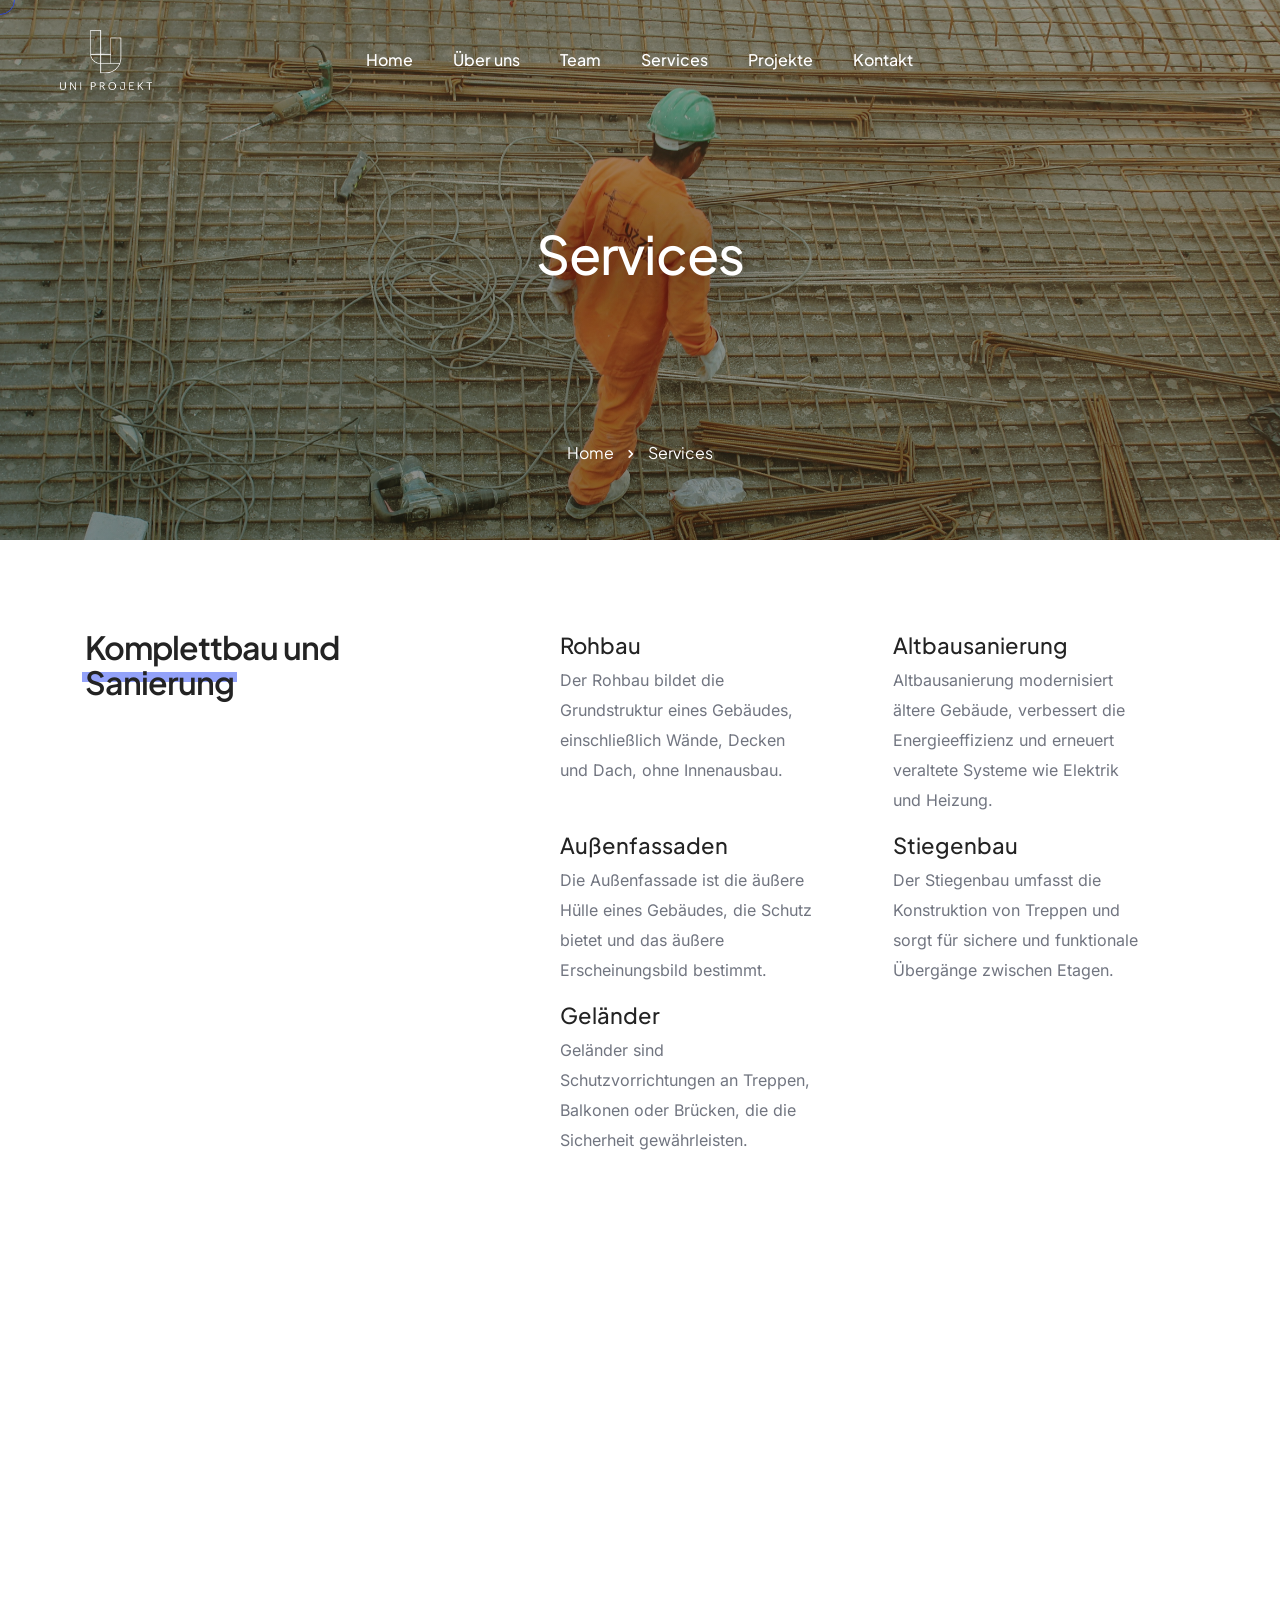
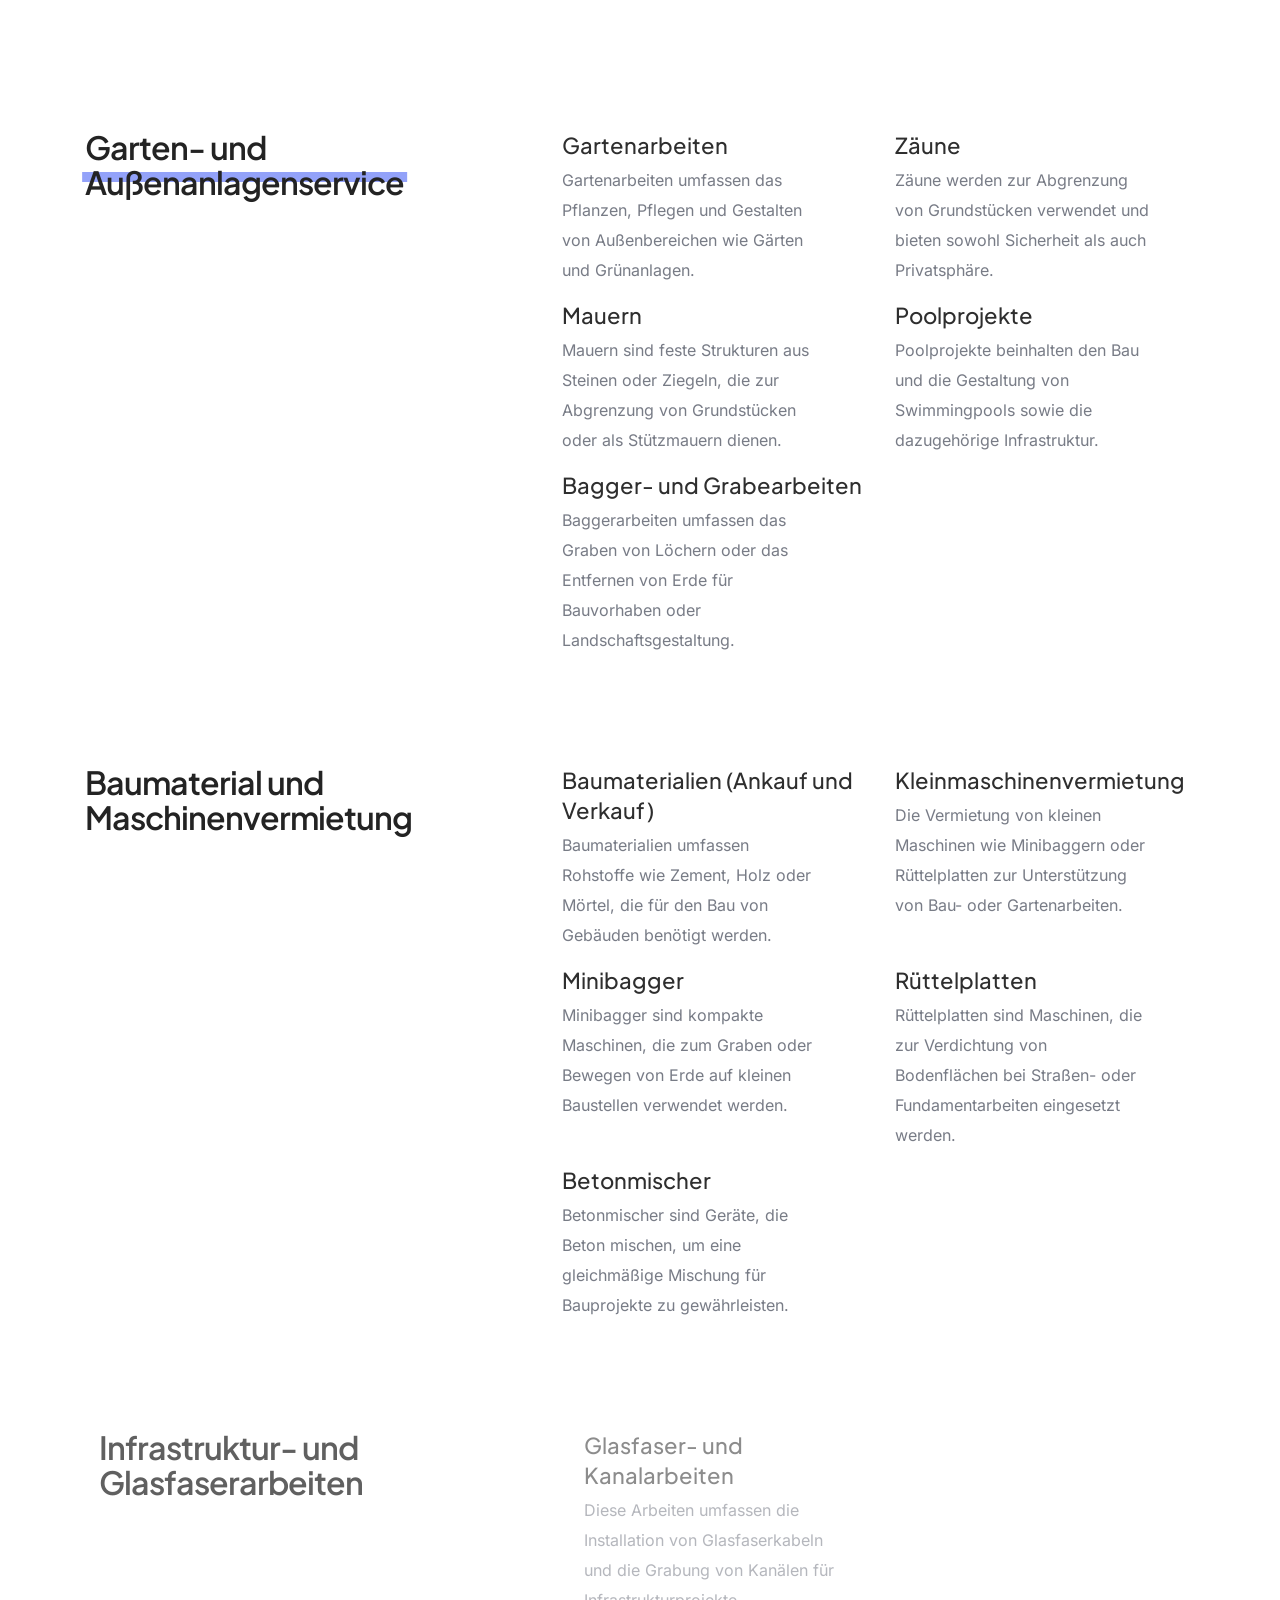
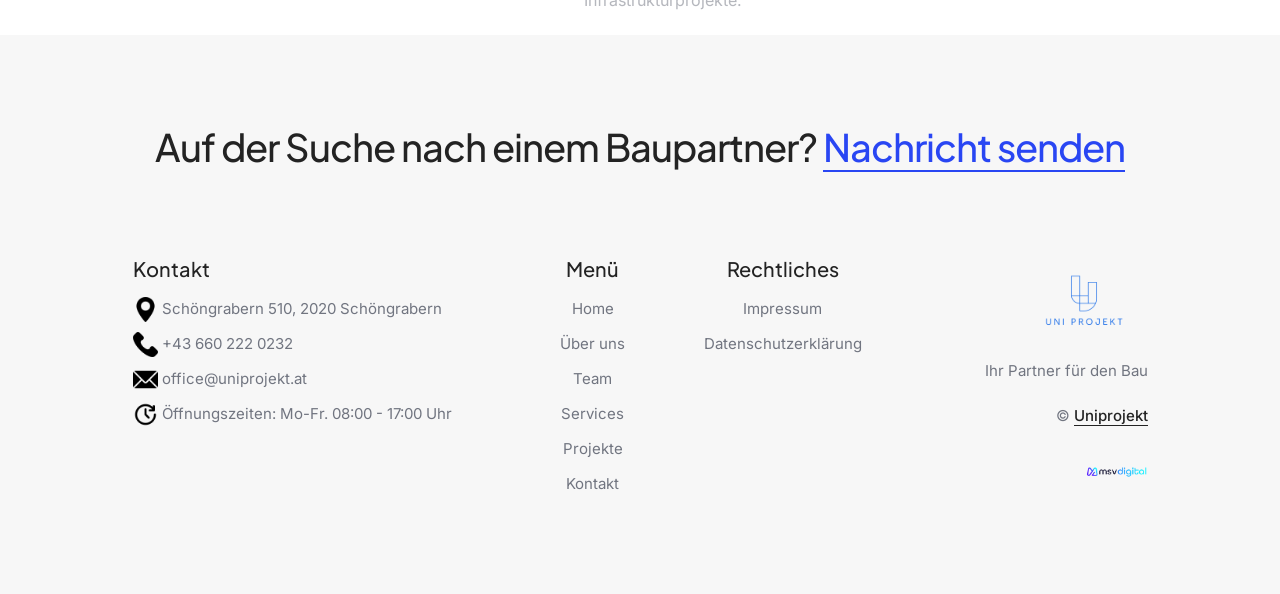
<file: services.html>
﻿<!DOCTYPE html>
<html class="no-js" lang="en">
  <head>
    <title>Services - Uniprojekt</title>
    <meta charset="utf-8" />
    <meta http-equiv="X-UA-Compatible" content="IE=edge" />
    <meta name="author" content="msv-digital" />
    <meta name="viewport" content="width=device-width,initial-scale=1.0" />
    <meta name="description" content="Services" />
    <!-- favicon icon -->
    <link rel="shortcut icon" href="logos/logo_transparent_no_buffer.png" />
    <link rel="apple-touch-icon" href="logos/logo_transparent.png" />
    <link
      rel="apple-touch-icon"
      sizes="72x72"
      href="logos/logo_transparent.png"
    />
    <link
      rel="apple-touch-icon"
      sizes="114x114"
      href="logos/logo_transparent.png"
    />
    <!-- style sheets and font icons -->
    <link rel="stylesheet" href="css/vendors.min.css" />
    <link rel="stylesheet" href="css/icon.min.css" />
    <link rel="stylesheet" href="css/style.css" />
    <link rel="stylesheet" href="css/responsive.css" />
    <!-- open Graph meta tags -->
    <meta property="og:title" content="Services" />
    <meta property="og:description" content="Uniprojekt - Ihr Partner im Bau" />
    <meta property="og:image" href="logos/logo_transparent.png" />
    <meta property="og:url" content="https://www.uniprojekt.at/services" />
    <meta property="og:type" content="website" />
    <meta property="og:site_name" content="Uniprojekt" />
  </head>
  <body
    data-mobile-nav-style="full-screen-menu"
    data-mobile-nav-bg-color="#bc8947"
    class="custom-cursor"
  >
    <!-- start cursor -->
    <div class="cursor-page-inner">
      <div class="circle-cursor circle-cursor-inner"></div>
      <div class="circle-cursor circle-cursor-outer"></div>
    </div>
    <!-- end cursor -->
    <!-- start header -->
    <header>
      <!-- start navigation -->
      <nav class="navbar navbar-expand-lg bg-transparent disable-fixed">
        <div class="container-fluid">
          <div class="col-auto col-lg-2 me-lg-0 me-auto">
            <a class="navbar-brand" href="home">
              <img
                src="logos/logo_white_transparent_no_buffer.png"
                data-at2x="logos/logo_transparent_no_buffer.png"
                alt=""
                class="default-logo"
              />
              <img
                src="logos/logo_white_transparent_no_buffer.png"
                data-at2x="logos/logo_transparent_no_buffer.png"
                alt=""
                class="alt-logo"
              />
              <img
                src="logos/logo_white_transparent_no_buffer.png"
                data-at2x="logos/logo_white_transparent_no_buffer.png"
                alt=""
                class="mobile-logo"
              />
            </a>
          </div>
          <div class="col-auto col-lg-8 menu-order position-static">
            <button
              class="navbar-toggler float-start"
              type="button"
              data-bs-toggle="collapse"
              data-bs-target="#navbarNav"
              aria-expanded="false"
              aria-controls="navbarNav"
              aria-label="Toggle navigation"
            >
              <span class="navbar-toggler-line"></span>
              <span class="navbar-toggler-line"></span>
              <span class="navbar-toggler-line"></span>
              <span class="navbar-toggler-line"></span>
            </button>
            <div
              class="collapse navbar-collapse justify-content-center"
              id="navbarNav"
            >
              <ul class="navbar-nav alt-font">
                <li class="nav-item">
                  <a href="home" class="nav-link">Home</a>
                </li>
                <li class="nav-item">
                  <a href="ueber-uns" class="nav-link">Über uns</a>
                </li>
                <li class="nav-item">
                  <a href="team" class="nav-link">Team</a>
                </li>
                <li class="nav-item">
                  <a href="services" class="nav-link">Services</a>
                </li>
                <li class="nav-item">
                  <a href="projekte" class="nav-link">Projekte</a>
                </li>
                <li class="nav-item">
                  <a href="kontakt" class="nav-link">Kontakt</a>
                </li>
              </ul>
            </div>
          </div>
          <div class="col-auto col-lg-2 text-end d-none d-sm-flex"></div>
        </div>
      </nav>
      <!-- end navigation -->
    </header>
    <!-- end header -->
    <!-- start page title -->
    <section
      class="page-title-parallax-background bg-dark-gray half-section ipad-top-space-margin"
      data-parallax-background-ratio="0.5"
      style="background-image: url(images/service_06.jpg)"
    >
      <div class="opacity-extra-medium bg-gradient-dark-gray-brown"></div>
      <div class="container">
        <div class="row align-items-center justify-content-center">
          <div
            class="col-12 text-center position-relative page-title-extra-large"
          >
            <div class="d-flex flex-column small-screen">
              <div
                class="mt-auto"
                data-anime='{"translateY": [30, 0], "opacity": [0,1], "duration": 400, "delay": 0, "staggervalue": 200, "easing": "easeOutQuad" }'
              >
                <h1
                  class="text-white alt-font mb-0 text-shadow-extra-large fw-500 ls-minus-1px"
                >
                  Services
                </h1>
              </div>
              <!-- start breadcrumb -->
              <div
                class="mt-auto justify-content-center breadcrumb breadcrumb-style-01 alt-font text-white"
              >
                <ul
                  data-anime='{ "el": "childs", "translateX": [30, 0], "opacity": [0,1], "duration": 400, "delay": 0, "staggervalue": 200, "easing": "easeOutQuad" }'
                >
                  <li><a href="home" class="text-white">Home</a></li>
                  <li>Services</li>
                </ul>
              </div>
              <!-- end breadcrumb -->
            </div>
          </div>
        </div>
      </div>
    </section>
    <!-- end page title -->
    <!-- start section -->
    <section class="pb-5px">
      <div class="container">
        <div
          class="row text-center text-lg-start justify-content-center"
          data-anime='{ "el": "childs", "translateX": [50, 0], "opacity": [0,1], "duration": 600, "delay": 0, "staggervalue": 100, "easing": "easeOutQuad" }'
        >
          <div class="col-xl-4 col-lg-5 md-mb-30px">
            <h5
              class="alt-font fw-600 text-dark-gray ls-minus-1px mb-0 shadow-none"
              data-shadow-animation="true"
              data-animation-delay="700"
            >
              Komplettbau und <br /><span class="text-highlight"
                >Sanierung
                <span
                  class="bg-base-color h-10px sm-h-8px bottom-20px md-bottom-17px opacity-5 separator-animation"
                ></span
              ></span>
            </h5>
          </div>
          <div class="col-lg-7 offset-xl-1">
            <div class="row">
              <div class="col-md-6 last-paragraph-no-margin sm-mb-25px pb-15px">
                <span
                  class="alt-font fw-500 fs-22 text-dark-gray mb-5px d-block"
                  >Rohbau</span
                >
                <p class="w-80 xl-w-85 lg-w-100 md-mx-auto">
                  Der Rohbau bildet die Grundstruktur eines Gebäudes,
                  einschließlich Wände, Decken und Dach, ohne Innenausbau.
                </p>
              </div>
              <div class="col-md-6 last-paragraph-no-margin pb-15px">
                <span
                  class="alt-font fw-500 fs-22 text-dark-gray mb-5px d-block"
                  >Altbausanierung</span
                >
                <p class="w-80 xl-w-85 lg-w-100 md-mx-auto">
                  Altbausanierung modernisiert ältere Gebäude, verbessert die
                  Energieeffizienz und erneuert veraltete Systeme wie Elektrik
                  und Heizung.
                </p>
              </div>
              <div class="col-md-6 last-paragraph-no-margin sm-mb-25px pb-15px">
                <span
                  class="alt-font fw-500 fs-22 text-dark-gray mb-5px d-block"
                  >Außenfassaden</span
                >
                <p class="w-80 xl-w-85 lg-w-100 md-mx-auto">
                  Die Außenfassade ist die äußere Hülle eines Gebäudes, die
                  Schutz bietet und das äußere Erscheinungsbild bestimmt.
                </p>
              </div>
              <div class="col-md-6 last-paragraph-no-margin sm-mb-25px pb-15px">
                <span
                  class="alt-font fw-500 fs-22 text-dark-gray mb-5px d-block"
                  >Stiegenbau</span
                >
                <p class="w-80 xl-w-85 lg-w-100 md-mx-auto">
                  Der Stiegenbau umfasst die Konstruktion von Treppen und sorgt
                  für sichere und funktionale Übergänge zwischen Etagen.
                </p>
              </div>
              <div class="col-md-6 last-paragraph-no-margin sm-mb-25px pb-15px">
                <span
                  class="alt-font fw-500 fs-22 text-dark-gray mb-5px d-block"
                  >Geländer</span
                >
                <p class="w-80 xl-w-85 lg-w-100 md-mx-auto">
                  Geländer sind Schutzvorrichtungen an Treppen, Balkonen oder
                  Brücken, die die Sicherheit gewährleisten.
                </p>
              </div>
            </div>
          </div>
        </div>
      </div>
    </section>
    <!-- end section -->
    <!-- start section -->
    <section class="pb-5px">
      <div class="container">
        <div
          class="row text-center text-lg-start justify-content-center"
          data-anime='{ "el": "childs", "translateX": [50, 0], "opacity": [0,1], "duration": 600, "delay": 0, "staggervalue": 100, "easing": "easeOutQuad" }'
        >
          <div class="col-xl-4 col-lg-5 md-mb-30px">
            <h5
              class="alt-font fw-600 text-dark-gray ls-minus-1px mb-0 shadow-none"
              data-shadow-animation="true"
              data-animation-delay="700"
            >
              Trockenbau und <br /><span class="text-highlight"
                >Innenausbau<span
                  class="bg-base-color h-10px sm-h-8px bottom-20px md-bottom-17px opacity-5 separator-animation"
                ></span
              ></span>
            </h5>
          </div>
          <div class="col-lg-7 offset-xl-1">
            <div class="row">
              <div class="col-md-6 last-paragraph-no-margin sm-mb-25px pb-15px">
                <span
                  class="alt-font fw-500 fs-22 text-dark-gray mb-5px d-block"
                  >Trockenbau</span
                >
                <p class="w-80 xl-w-85 lg-w-100 md-mx-auto">
                  Trockenbau verwendet leichte Materialien wie
                  Gipskartonplatten, um Wände und Decken schnell und effizient
                  zu erstellen.
                </p>
              </div>
              <div class="col-md-6 last-paragraph-no-margin pb-15px">
                <span
                  class="alt-font fw-500 fs-22 text-dark-gray mb-5px d-block"
                  >Innenausbau</span
                >
                <p class="w-80 xl-w-85 lg-w-100 md-mx-auto">
                  Der Innenausbau beinhaltet die Gestaltung und Ausstattung von
                  Innenräumen, einschließlich Wänden, Böden und Decken.
                </p>
              </div>
              <div class="col-md-6 last-paragraph-no-margin sm-mb-25px pb-15px">
                <span
                  class="alt-font fw-500 fs-22 text-dark-gray mb-5px d-block"
                  >Malerarbeiten</span
                >
                <p class="w-80 xl-w-85 lg-w-100 md-mx-auto">
                  Malerarbeiten umfassen das Streichen von Wänden, Decken und
                  Fassaden, um das Aussehen zu verbessern und zu schützen.
                </p>
              </div>
              <div class="col-md-6 last-paragraph-no-margin sm-mb-25px pb-15px">
                <span
                  class="alt-font fw-500 fs-22 text-dark-gray mb-5px d-block"
                  >Elektrik</span
                >
                <p class="w-80 xl-w-85 lg-w-100 md-mx-auto">
                  Elektrik bezieht sich auf die Installation und Wartung von
                  elektrischen Leitungen, Steckdosen und Beleuchtungssystemen.
                </p>
              </div>
            </div>
          </div>
        </div>
      </div>
    </section>
    <!-- end section -->
    <!-- start section -->
    <section class="pb-5px">
      <div class="container">
        <div
          class="row text-center text-lg-start justify-content-center"
          data-anime='{ "el": "childs", "translateX": [50, 0], "opacity": [0,1], "duration": 600, "delay": 0, "staggervalue": 100, "easing": "easeOutQuad" }'
        >
          <div class="col-xl-4 col-lg-5 md-mb-30px">
            <h5
              class="alt-font fw-600 text-dark-gray ls-minus-1px mb-0 shadow-none"
              data-shadow-animation="true"
              data-animation-delay="700"
            >
              <span class="text-highlight"
                >Garten- und <br />Außenanlagenservice<span
                  class="bg-base-color h-10px sm-h-8px bottom-20px md-bottom-17px opacity-5 separator-animation"
                ></span
              ></span>
            </h5>
          </div>
          <div class="col-lg-7 offset-xl-1">
            <div class="row">
              <div class="col-md-6 last-paragraph-no-margin sm-mb-25px pb-15px">
                <span
                  class="alt-font fw-500 fs-22 text-dark-gray mb-5px d-block"
                  >Gartenarbeiten</span
                >
                <p class="w-80 xl-w-85 lg-w-100 md-mx-auto">
                  Gartenarbeiten umfassen das Pflanzen, Pflegen und Gestalten
                  von Außenbereichen wie Gärten und Grünanlagen.
                </p>
              </div>
              <div class="col-md-6 last-paragraph-no-margin pb-15px">
                <span
                  class="alt-font fw-500 fs-22 text-dark-gray mb-5px d-block"
                  >Zäune</span
                >
                <p class="w-80 xl-w-85 lg-w-100 md-mx-auto">
                  Zäune werden zur Abgrenzung von Grundstücken verwendet und
                  bieten sowohl Sicherheit als auch Privatsphäre.
                </p>
              </div>
              <div class="col-md-6 last-paragraph-no-margin sm-mb-25px pb-15px">
                <span
                  class="alt-font fw-500 fs-22 text-dark-gray mb-5px d-block"
                  >Mauern</span
                >
                <p class="w-80 xl-w-85 lg-w-100 md-mx-auto">
                  Mauern sind feste Strukturen aus Steinen oder Ziegeln, die zur
                  Abgrenzung von Grundstücken oder als Stützmauern dienen.
                </p>
              </div>
              <div class="col-md-6 last-paragraph-no-margin sm-mb-25px pb-15px">
                <span
                  class="alt-font fw-500 fs-22 text-dark-gray mb-5px d-block"
                  >Poolprojekte</span
                >
                <p class="w-80 xl-w-85 lg-w-100 md-mx-auto">
                  Poolprojekte beinhalten den Bau und die Gestaltung von
                  Swimmingpools sowie die dazugehörige Infrastruktur.
                </p>
              </div>
              <div class="col-md-6 last-paragraph-no-margin sm-mb-25px pb-15px">
                <span
                  class="alt-font fw-500 fs-22 text-dark-gray mb-5px d-block"
                  >Bagger- und Grabearbeiten</span
                >
                <p class="w-80 xl-w-85 lg-w-100 md-mx-auto">
                  Baggerarbeiten umfassen das Graben von Löchern oder das
                  Entfernen von Erde für Bauvorhaben oder Landschaftsgestaltung.
                </p>
              </div>
            </div>
          </div>
        </div>
      </div>
    </section>
    <!-- end section -->
    <!-- start section -->
    <section class="pb-5px">
      <div class="container">
        <div
          class="row text-center text-lg-start justify-content-center"
          data-anime='{ "el": "childs", "translateX": [50, 0], "opacity": [0,1], "duration": 600, "delay": 0, "staggervalue": 100, "easing": "easeOutQuad" }'
        >
          <div class="col-xl-4 col-lg-5 md-mb-30px">
            <h5
              class="alt-font fw-600 text-dark-gray ls-minus-1px mb-0 shadow-none"
              data-shadow-animation="true"
              data-animation-delay="700"
            >
              <span class="text-highlight"
                >Baumaterial und Maschinenvermietung<span
                  class="bg-base-color h-10px sm-h-8px bottom-20px md-bottom-17px opacity-5 separator-animation"
                ></span
              ></span>
            </h5>
          </div>
          <div class="col-lg-7 offset-xl-1">
            <div class="row">
              <div class="col-md-6 last-paragraph-no-margin sm-mb-25px pb-15px">
                <span
                  class="alt-font fw-500 fs-22 text-dark-gray mb-5px d-block"
                  >Baumaterialien (Ankauf und Verkauf)</span
                >
                <p class="w-80 xl-w-85 lg-w-100 md-mx-auto">
                  Baumaterialien umfassen Rohstoffe wie Zement, Holz oder
                  Mörtel, die für den Bau von Gebäuden benötigt werden.
                </p>
              </div>
              <div class="col-md-6 last-paragraph-no-margin pb-15px">
                <span
                  class="alt-font fw-500 fs-22 text-dark-gray mb-5px d-block"
                  >Kleinmaschinenvermietung</span
                >
                <p class="w-80 xl-w-85 lg-w-100 md-mx-auto">
                  Die Vermietung von kleinen Maschinen wie Minibaggern oder
                  Rüttelplatten zur Unterstützung von Bau- oder Gartenarbeiten.
                </p>
              </div>
              <div class="col-md-6 last-paragraph-no-margin sm-mb-25px pb-15px">
                <span
                  class="alt-font fw-500 fs-22 text-dark-gray mb-5px d-block"
                  >Minibagger</span
                >
                <p class="w-80 xl-w-85 lg-w-100 md-mx-auto">
                  Minibagger sind kompakte Maschinen, die zum Graben oder
                  Bewegen von Erde auf kleinen Baustellen verwendet werden.
                </p>
              </div>
              <div class="col-md-6 last-paragraph-no-margin sm-mb-25px pb-15px">
                <span
                  class="alt-font fw-500 fs-22 text-dark-gray mb-5px d-block"
                  >Rüttelplatten</span
                >
                <p class="w-80 xl-w-85 lg-w-100 md-mx-auto">
                  Rüttelplatten sind Maschinen, die zur Verdichtung von
                  Bodenflächen bei Straßen- oder Fundamentarbeiten eingesetzt
                  werden.
                </p>
              </div>
              <div class="col-md-6 last-paragraph-no-margin sm-mb-25px pb-15px">
                <span
                  class="alt-font fw-500 fs-22 text-dark-gray mb-5px d-block"
                  >Betonmischer</span
                >
                <p class="w-80 xl-w-85 lg-w-100 md-mx-auto">
                  Betonmischer sind Geräte, die Beton mischen, um eine
                  gleichmäßige Mischung für Bauprojekte zu gewährleisten.
                </p>
              </div>
            </div>
          </div>
        </div>
      </div>
    </section>
    <!-- end section -->
    <!-- start section -->
    <section class="pb-5px">
      <div class="container">
        <div
          class="row text-center text-lg-start justify-content-center"
          data-anime='{ "el": "childs", "translateX": [50, 0], "opacity": [0,1], "duration": 600, "delay": 0, "staggervalue": 100, "easing": "easeOutQuad" }'
        >
          <div class="col-xl-4 col-lg-5 md-mb-30px">
            <h5
              class="alt-font fw-600 text-dark-gray ls-minus-1px mb-0 shadow-none"
              data-shadow-animation="true"
              data-animation-delay="700"
            >
              <span class="text-highlight"
                >Infrastruktur- und <br />Glasfaserarbeiten<span
                  class="bg-base-color h-10px sm-h-8px bottom-20px md-bottom-17px opacity-5 separator-animation"
                ></span
              ></span>
            </h5>
          </div>
          <div class="col-lg-7 offset-xl-1">
            <div class="row">
              <div class="col-md-6 last-paragraph-no-margin sm-mb-25px pb-15px">
                <span
                  class="alt-font fw-500 fs-22 text-dark-gray mb-5px d-block"
                  >Glasfaser- und Kanalarbeiten</span
                >
                <p class="w-80 xl-w-85 lg-w-100 md-mx-auto">
                  Diese Arbeiten umfassen die Installation von Glasfaserkabeln
                  und die Grabung von Kanälen für Infrastrukturprojekte.
                </p>
              </div>
            </div>
          </div>
        </div>
      </div>
    </section>
    <!-- end section -->
    <!-- start footer -->
    <footer class="footer-light bg-very-light-gray">
      <div class="container">
        <div class="row justify-content-center mb-5 xs-mb-20px">
          <div class="col-md-12 col-sm-10 text-center">
            <h4 class="alt-font text-dark-gray fw-500 ls-minus-1px">
              Auf der Suche nach einem Baupartner?
              <a
                href="mailto:office@uniprojekt.at"
                class="text-base-color fw-500 text-decoration-line-bottom-medium"
                >Nachricht senden</a
              >
            </h4>
          </div>
        </div>
        <div class="row justify-content-center">
          <!-- start footer column -->
          <div
            class="col-11 col-xl-4 col-lg-2 col-md-4 order-1 order-lg-1 sm-pb-25px fs-15"
          >
            <span class="alt-font fw-500 fs-20 d-block text-dark-gray mb-10px"
              >Kontakt</span
            >
            <ul>
              <li>
                <img src="images/maps-and-flags.png" style="width: 25px" /><a>
                  Schöngrabern 510, 2020 Schöngrabern</a
                >
              </li>
              <li></li>
              <li>
                <img src="images/phone-call.png" style="width: 25px" /><a>
                  +43 660 222 0232</a
                >
              </li>
              <li>
                <img src="images/email.png" style="width: 25px" /><a>
                  office@uniprojekt.at</a
                >
              </li>
              <li>
                <img src="images/24-hour-clock.png" style="width: 25px" /><a>
                  Öffnungszeiten: Mo-Fr. 08:00 - 17:00 Uhr</a
                >
              </li>
            </ul>
          </div>
          <!-- end footer column -->
          <!-- start footer column -->
          <div
            class="col-11 col-xl-2 col-lg-3 col-md-4 order-1 order-lg-2 text-center fs-15"
          >
            <span class="alt-font fw-500 fs-20 d-block text-dark-gray mb-10px"
              >Menü</span
            >
            <ul>
              <li><a href="home">Home</a></li>
              <li><a href="ueber-uns">Über uns</a></li>
              <li><a href="team">Team</a></li>
              <li><a href="services">Services</a></li>
              <li><a href="projekte">Projekte</a></li>
              <li><a href="kontakt">Kontakt</a></li>
            </ul>
          </div>
          <!-- end footer column -->
          <!-- start footer column -->
          <div
            class="col-11 col-xl-2 col-lg-3 col-md-5 order-1 order-lg-2 text-center fs-15"
          >
            <span
              class="alt-font fw-500 fs-20 d-block text-dark-gray mb-10px xs-mt-25px"
              >Rechtliches</span
            >
            <ul>
              <li><a href="impressum">Impressum</a></li>
              <li><a href="datenschutzerklaerung">Datenschutzerklärung</a></li>
            </ul>
          </div>
          <!-- end footer column -->
          <!-- start footer column -->
          <div
            class="col-lg-3 col-md-4 col-sm-6 order-3 order-lg-4 order-md-3 order-sm-4 sm-mt-35px xs-mt-25px text-center text-sm-end fs-15"
          >
            <a
              ><img
                src="logos/logo_transparent.png"
                style="width: 50%"
                data-at2x="logos/logo_transparent.png"
                alt=""
            /></a>
            <p class="mb-15px">Ihr Partner für den Bau</p>
            <p>
              &COPY;
              <a
                href="home"
                target="_blank"
                class="text-decoration-line-bottom text-dark-gray fw-500"
                >Uniprojekt</a
              >
            </p>
            <a href="https://www.msv-digital.com"
              ><img
                src="logos/msv-digital.png"
                style="width: 25%"
                data-at2x="logos/msv-digital.png"
                alt=""
            /></a>
          </div>
          <!-- end footer column -->
        </div>
      </div>
    </footer>
    <!-- end footer -->
    <!-- start scroll progress -->
    <div class="scroll-progress d-none d-xxl-block">
      <a href="#" class="scroll-top" aria-label="scroll">
        <span class="scroll-text">Scroll</span
        ><span class="scroll-line"><span class="scroll-point"></span></span>
      </a>
    </div>
    <!-- end scroll progress -->
    <!-- javascript libraries -->
    <script type="text/javascript" src="js/jquery.js"></script>
    <script type="text/javascript" src="js/vendors.min.js"></script>
    <script type="text/javascript" src="js/main.js"></script>
  </body>
</html>
</file>
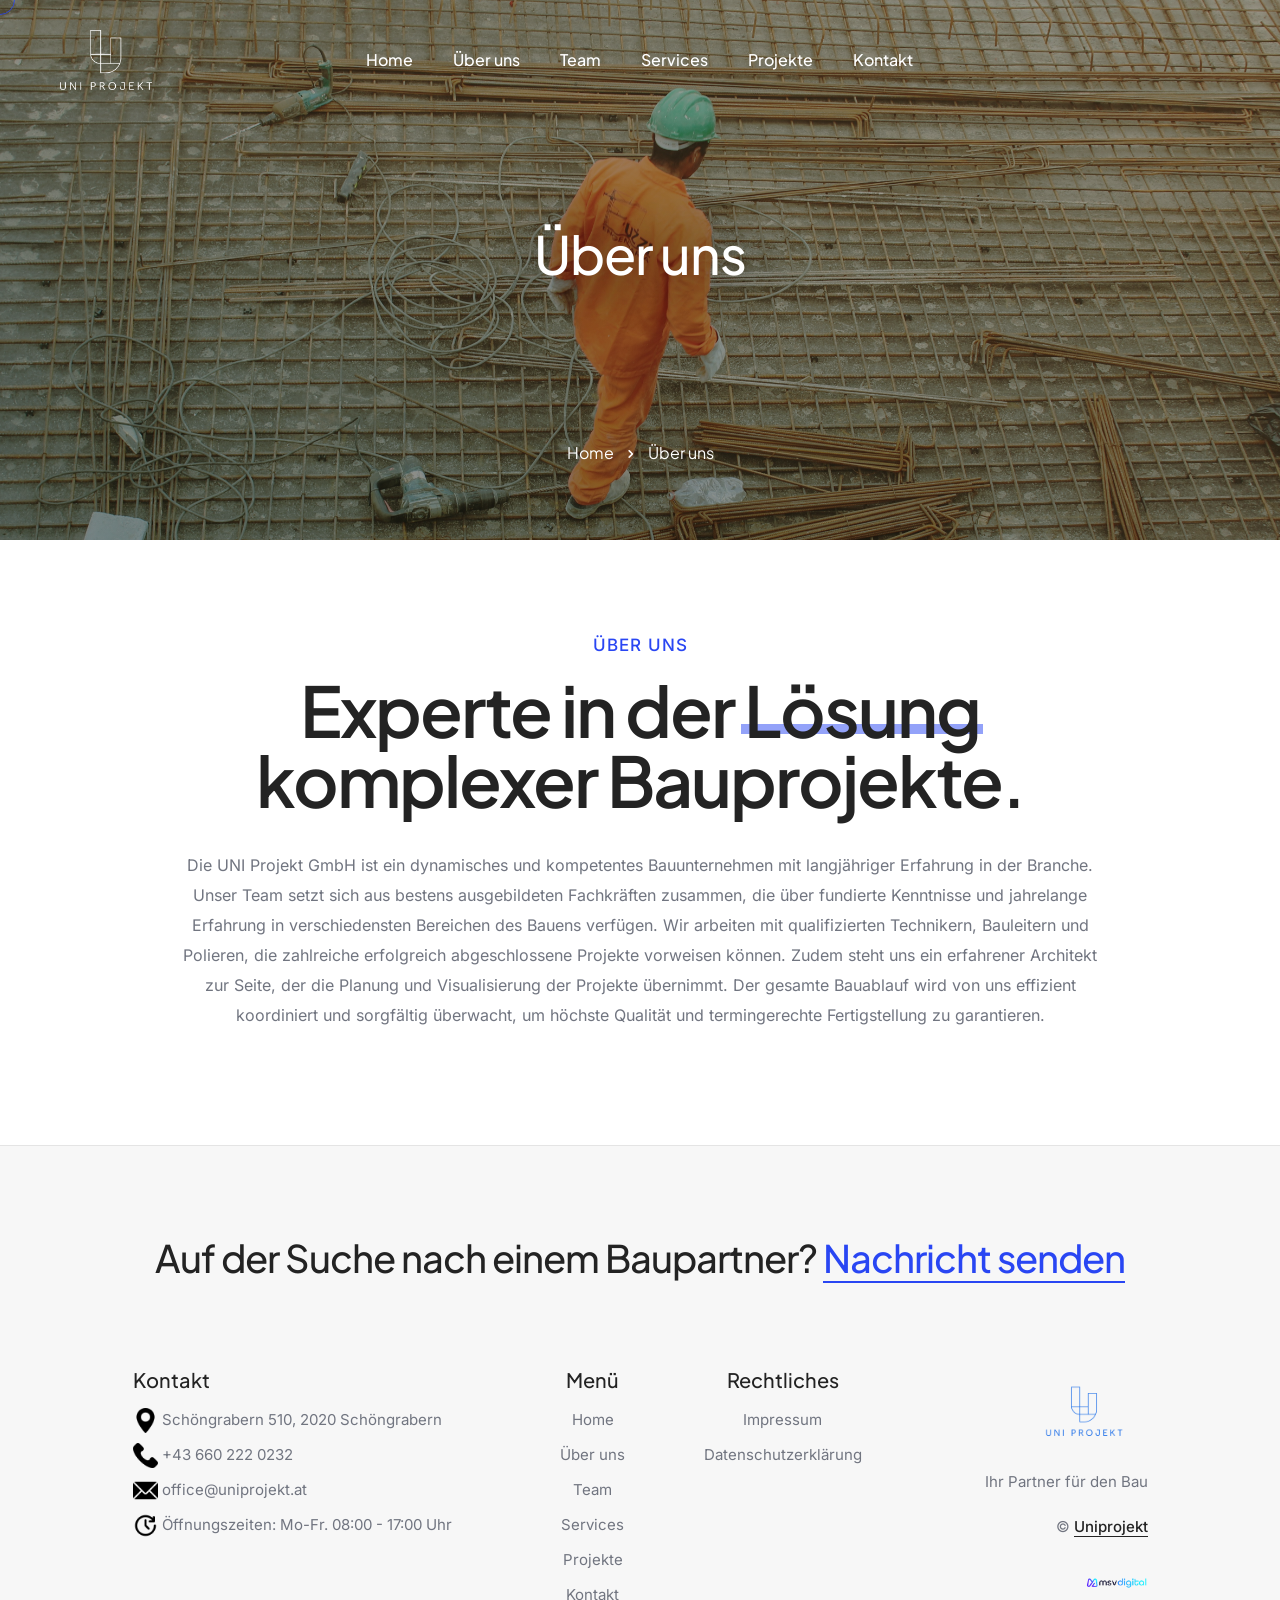
<file: ueber-uns.html>
﻿<!DOCTYPE html>
<html class="no-js" lang="en">
  <head>
    <title>Über uns - Uniprojekt</title>
    <meta charset="utf-8" />
    <meta http-equiv="X-UA-Compatible" content="IE=edge" />
    <meta name="author" content="msv-digital" />
    <meta name="viewport" content="width=device-width,initial-scale=1.0" />
    <meta name="description" content="Über uns" />
    <!-- favicon icon -->
    <link rel="shortcut icon" href="logos/logo_transparent_no_buffer.png" />
    <link rel="apple-touch-icon" href="logos/logo_transparent.png" />
    <link
      rel="apple-touch-icon"
      sizes="72x72"
      href="logos/logo_transparent.png"
    />
    <link
      rel="apple-touch-icon"
      sizes="114x114"
      href="logos/logo_transparent.png"
    />
    <!-- style sheets and font icons -->
    <link rel="stylesheet" href="css/vendors.min.css" />
    <link rel="stylesheet" href="css/icon.min.css" />
    <link rel="stylesheet" href="css/style.css" />
    <link rel="stylesheet" href="css/responsive.css" />
    <!-- open Graph meta tags -->
    <meta property="og:title" content="Über uns" />
    <meta property="og:description" content="Uniprojekt - Ihr Partner im Bau" />
    <meta property="og:image" href="logos/logo_transparent.png" />
    <meta property="og:url" content="https://www.uniprojekt.at/ueber-uns" />
    <meta property="og:type" content="website" />
    <meta property="og:site_name" content="Uniprojekt" />
  </head>
  <body
    data-mobile-nav-style="full-screen-menu"
    data-mobile-nav-bg-color="#bc8947"
    class="custom-cursor"
  >
    <!-- start cursor -->
    <div class="cursor-page-inner">
      <div class="circle-cursor circle-cursor-inner"></div>
      <div class="circle-cursor circle-cursor-outer"></div>
    </div>
    <!-- end cursor -->
    <!-- start header -->
    <header>
      <!-- start navigation -->
      <nav class="navbar navbar-expand-lg bg-transparent disable-fixed">
        <div class="container-fluid">
          <div class="col-auto col-lg-2 me-lg-0 me-auto">
            <a class="navbar-brand" href="home">
              <img
                src="logos/logo_white_transparent_no_buffer.png"
                data-at2x="logos/logo_transparent_no_buffer.png"
                alt=""
                class="default-logo"
              />
              <img
                src="logos/logo_white_transparent_no_buffer.png"
                data-at2x="logos/logo_transparent_no_buffer.png"
                alt=""
                class="alt-logo"
              />
              <img
                src="logos/logo_white_transparent_no_buffer.png"
                data-at2x="logos/logo_white_transparent_no_buffer.png"
                alt=""
                class="mobile-logo"
              />
            </a>
          </div>
          <div class="col-auto col-lg-8 menu-order position-static">
            <button
              class="navbar-toggler float-start"
              type="button"
              data-bs-toggle="collapse"
              data-bs-target="#navbarNav"
              aria-expanded="false"
              aria-controls="navbarNav"
              aria-label="Toggle navigation"
            >
              <span class="navbar-toggler-line"></span>
              <span class="navbar-toggler-line"></span>
              <span class="navbar-toggler-line"></span>
              <span class="navbar-toggler-line"></span>
            </button>
            <div
              class="collapse navbar-collapse justify-content-center"
              id="navbarNav"
            >
              <ul class="navbar-nav alt-font">
                <li class="nav-item">
                  <a href="home" class="nav-link">Home</a>
                </li>
                <li class="nav-item">
                  <a href="ueber-uns" class="nav-link">Über uns</a>
                </li>
                <li class="nav-item">
                  <a href="team" class="nav-link">Team</a>
                </li>
                <li class="nav-item">
                  <a href="services" class="nav-link">Services</a>
                </li>
                <li class="nav-item">
                  <a href="projekte" class="nav-link">Projekte</a>
                </li>
                <li class="nav-item">
                  <a href="kontakt" class="nav-link">Kontakt</a>
                </li>
              </ul>
            </div>
          </div>
          <div class="col-auto col-lg-2 text-end d-none d-sm-flex"></div>
        </div>
      </nav>
      <!-- end navigation -->
    </header>
    <!-- end header -->
    <!-- start page title -->
    <section
      class="page-title-parallax-background bg-dark-gray half-section ipad-top-space-margin"
      data-parallax-background-ratio="0.5"
      style="background-image: url(images/service_06.jpg)"
    >
      <div class="opacity-extra-medium bg-gradient-dark-gray-brown"></div>
      <div class="container">
        <div class="row align-items-center justify-content-center">
          <div
            class="col-12 text-center position-relative page-title-extra-large"
          >
            <div class="d-flex flex-column small-screen">
              <div
                class="mt-auto"
                data-anime='{ "translateY": [30, 0], "opacity": [0,1], "duration": 400, "delay": 0, "staggervalue": 200, "easing": "easeOutQuad" }'
              >
                <h1
                  class="text-white alt-font mb-0 text-shadow-extra-large fw-500 ls-minus-1px"
                >
                  Über uns
                </h1>
              </div>
              <!-- start breadcrumb -->
              <div
                class="mt-auto justify-content-center breadcrumb breadcrumb-style-01 alt-font text-white"
              >
                <ul
                  data-anime='{ "el": "childs", "translateX": [30, 0], "opacity": [0,1], "duration": 400, "delay": 0, "staggervalue": 200, "easing": "easeOutQuad" }'
                >
                  <li><a href="home" class="text-white">Home</a></li>
                  <li>Über uns</li>
                </ul>
              </div>
              <!-- end breadcrumb -->
            </div>
          </div>
        </div>
      </div>
    </section>
    <!-- end page title -->
    <!-- start section -->
    <section class="border-bottom border-color-extra-medium-gray text-center">
      <div class="container">
        <div class="row align-items-center justify-content-center">
          <div
            class="col-xl-10 col-lg-6 md-mb-9 sm-mb-50px"
            data-anime='{ "el": "childs", "translateY": [50, 0], "opacity": [0,1], "duration": 600, "delay": 0, "staggervalue": 100, "easing": "easeOutQuad" }'
          >
            <span
              class="fs-17 d-inline-block fw-500 text-uppercase text-base-color ls-1px mb-15px"
              >Über uns</span
            >
            <h1
              class="alt-font fw-600 text-dark-gray ls-minus-2px mb-35px shadow-none"
              data-shadow-animation="true"
              data-animation-delay="700"
            >
              Experte in der
              <span class="text-highlight"
                >Lösung<span
                  class="bg-base-color h-10px sm-h-8px bottom-20px md-bottom-17px opacity-5 separator-animation"
                ></span
              ></span>
              komplexer Bauprojekte.
            </h1>
            <div class="row">
              <div class="col-lg-12 col-md-6 mb-25px last-paragraph-no-margin">
                <p class="md-w-95 sm-w-100">
                  Die UNI Projekt GmbH ist ein dynamisches und kompetentes
                  Bauunternehmen mit langjähriger Erfahrung in der Branche.
                  Unser Team setzt sich aus bestens ausgebildeten Fachkräften
                  zusammen, die über fundierte Kenntnisse und jahrelange
                  Erfahrung in verschiedensten Bereichen des Bauens verfügen.
                  Wir arbeiten mit qualifizierten Technikern, Bauleitern und
                  Polieren, die zahlreiche erfolgreich abgeschlossene Projekte
                  vorweisen können. Zudem steht uns ein erfahrener Architekt zur
                  Seite, der die Planung und Visualisierung der Projekte
                  übernimmt. Der gesamte Bauablauf wird von uns effizient
                  koordiniert und sorgfältig überwacht, um höchste Qualität und
                  termingerechte Fertigstellung zu garantieren.
                </p>
              </div>
            </div>
          </div>
        </div>
      </div>
    </section>
    <!-- end section -->
    <!-- start footer -->
    <footer class="footer-light bg-very-light-gray">
      <div class="container">
        <div class="row justify-content-center mb-5 xs-mb-20px">
          <div class="col-md-12 col-sm-10 text-center">
            <h4 class="alt-font text-dark-gray fw-500 ls-minus-1px">
              Auf der Suche nach einem Baupartner?
              <a
                href="mailto:office@uniprojekt.at"
                class="text-base-color fw-500 text-decoration-line-bottom-medium"
                >Nachricht senden</a
              >
            </h4>
          </div>
        </div>
        <div class="row justify-content-center">
          <!-- start footer column -->
          <div
            class="col-11 col-xl-4 col-lg-2 col-md-4 order-1 order-lg-1 sm-pb-25px fs-15"
          >
            <span class="alt-font fw-500 fs-20 d-block text-dark-gray mb-10px"
              >Kontakt</span
            >
            <ul>
              <li>
                <img src="images/maps-and-flags.png" style="width: 25px" /><a>
                  Schöngrabern 510, 2020 Schöngrabern</a
                >
              </li>
              <li></li>
              <li>
                <img src="images/phone-call.png" style="width: 25px" /><a>
                  +43 660 222 0232</a
                >
              </li>
              <li>
                <img src="images/email.png" style="width: 25px" /><a>
                  office@uniprojekt.at</a
                >
              </li>
              <li>
                <img src="images/24-hour-clock.png" style="width: 25px" /><a>
                  Öffnungszeiten: Mo-Fr. 08:00 - 17:00 Uhr</a
                >
              </li>
            </ul>
          </div>
          <!-- end footer column -->
          <!-- start footer column -->
          <div
            class="col-11 col-xl-2 col-lg-3 col-md-4 order-1 order-lg-2 text-center fs-15"
          >
            <span class="alt-font fw-500 fs-20 d-block text-dark-gray mb-10px"
              >Menü</span
            >
            <ul>
              <li><a href="home">Home</a></li>
              <li><a href="ueber-uns">Über uns</a></li>
              <li><a href="team">Team</a></li>
              <li><a href="services">Services</a></li>
              <li><a href="projekte">Projekte</a></li>
              <li><a href="kontakt">Kontakt</a></li>
            </ul>
          </div>
          <!-- end footer column -->
          <!-- start footer column -->
          <div
            class="col-11 col-xl-2 col-lg-3 col-md-5 order-1 order-lg-2 text-center fs-15"
          >
            <span
              class="alt-font fw-500 fs-20 d-block text-dark-gray mb-10px xs-mt-25px"
              >Rechtliches</span
            >
            <ul>
              <li><a href="impressum">Impressum</a></li>
              <li><a href="datenschutzerklaerung">Datenschutzerklärung</a></li>
            </ul>
          </div>
          <!-- end footer column -->
          <!-- start footer column -->
          <div
            class="col-lg-3 col-md-4 col-sm-6 order-3 order-lg-4 order-md-3 order-sm-4 sm-mt-35px xs-mt-25px text-center text-sm-end fs-15"
          >
            <a
              ><img
                src="logos/logo_transparent.png"
                style="width: 50%"
                data-at2x="logos/logo_transparent.png"
                alt=""
            /></a>
            <p class="mb-15px">Ihr Partner für den Bau</p>
            <p>
              &COPY;
              <a
                href="home"
                target="_blank"
                class="text-decoration-line-bottom text-dark-gray fw-500"
                >Uniprojekt</a
              >
            </p>
            <a href="https://www.msv-digital.com"
              ><img
                src="logos/msv-digital.png"
                style="width: 25%"
                data-at2x="logos/msv-digital.png"
                alt=""
            /></a>
          </div>
          <!-- end footer column -->
        </div>
      </div>
    </footer>
    <!-- end footer -->
    <!-- start scroll progress -->
    <div class="scroll-progress d-none d-xxl-block">
      <a href="#" class="scroll-top" aria-label="scroll">
        <span class="scroll-text">Scroll</span
        ><span class="scroll-line"><span class="scroll-point"></span></span>
      </a>
    </div>
    <!-- end scroll progress -->
    <!-- javascript libraries -->
    <script type="text/javascript" src="js/jquery.js"></script>
    <script type="text/javascript" src="js/vendors.min.js"></script>
    <script type="text/javascript" src="js/main.js"></script>
  </body>
</html>
</file>
<file: css/icon.min.css>
@charset "UTF-8";/*!
    Font Awesome
    Version: 6.5.1
    Plugin URL: https://fontawesome.com
    License: Copyright 2023 Fonticons, Inc. | https://fontawesome.com/license/free (Icons: CC BY 4.0, Fonts: SIL OFL 1.1, Code: MIT License)
!*/.fa-stack,.fa-ul>li{position:relative}.fa-beat,.fa-bounce{-webkit-animation-delay:var(--fa-animation-delay,0s);-webkit-animation-duration:var(--fa-animation-duration,1s)}.fa{font-family:var(--fa-style-family,"Font Awesome 6 Free");font-weight:var(--fa-style,900)}.fa-brands,.fa-regular,.fab,.far{font-weight:400}.fa,.fa-brands,.fa-classic,.fa-regular,.fa-sharp,.fa-solid,.fab,.far,.fas{-moz-osx-font-smoothing:grayscale;-webkit-font-smoothing:antialiased;display:var(--fa-display,inline-block);font-style:normal;font-variant:normal;line-height:1;text-rendering:auto}.fa-classic,.fa-regular,.fa-solid,.far,.fas{font-family:"Font Awesome 6 Free"}.fa-brands,.fab{font-family:"Font Awesome 6 Brands"}.fa-1x{font-size:1em}.fa-2x,.fa-2xl,.fa-stack-2x{font-size:2em}.fa-3x{font-size:3em}.fa-4x{font-size:4em}.fa-5x{font-size:5em}.fa-6x{font-size:6em}.fa-7x{font-size:7em}.fa-8x{font-size:8em}.fa-9x{font-size:9em}.fa-10x{font-size:10em}.fa-2xs{font-size:.625em;line-height:.1em;vertical-align:.225em}.fa-xs{font-size:.75em;line-height:.08333em;vertical-align:.125em}.fa-sm{font-size:.875em;line-height:.07143em;vertical-align:.05357em}.fa-lg{font-size:1.25em;line-height:.05em;vertical-align:-.075em}.fa-xl{font-size:1.5em;line-height:.04167em;vertical-align:-.125em}.fa-2xl{line-height:.03125em;vertical-align:-.1875em}.fa-fw{text-align:center;width:1.25em}.fa-ul{list-style-type:none;margin-left:var(--fa-li-margin,2.5em);padding-left:0}.fa-li{left:calc(var(--fa-li-width,2em) * -1);position:absolute;text-align:center;width:var(--fa-li-width,2em);line-height:inherit}.fa-border{border-color:var(--fa-border-color,#eee);border-radius:var(--fa-border-radius,.1em);border-style:var(--fa-border-style,solid);border-width:var(--fa-border-width,.08em);padding:var(--fa-border-padding,.2em .25em .15em)}.fa-pull-left{float:left;margin-right:var(--fa-pull-margin,.3em)}.fa-pull-right{float:right;margin-left:var(--fa-pull-margin,.3em)}.fa-beat{-webkit-animation-name:fa-beat;animation-name:fa-beat;animation-delay:var(--fa-animation-delay,0s);-webkit-animation-direction:var(--fa-animation-direction,normal);animation-direction:var(--fa-animation-direction,normal);animation-duration:var(--fa-animation-duration,1s);-webkit-animation-iteration-count:var(--fa-animation-iteration-count,infinite);animation-iteration-count:var(--fa-animation-iteration-count,infinite);-webkit-animation-timing-function:var(--fa-animation-timing,ease-in-out);animation-timing-function:var(--fa-animation-timing,ease-in-out)}.fa-bounce,.fa-fade{-webkit-animation-direction:var(--fa-animation-direction,normal);-webkit-animation-iteration-count:var(--fa-animation-iteration-count,infinite)}.fa-bounce{-webkit-animation-name:fa-bounce;animation-name:fa-bounce;animation-delay:var(--fa-animation-delay,0s);animation-direction:var(--fa-animation-direction,normal);animation-duration:var(--fa-animation-duration,1s);animation-iteration-count:var(--fa-animation-iteration-count,infinite);-webkit-animation-timing-function:var(--fa-animation-timing,cubic-bezier(.28,.84,.42,1));animation-timing-function:var(--fa-animation-timing,cubic-bezier(.28,.84,.42,1))}.fa-beat-fade,.fa-fade{-webkit-animation-delay:var(--fa-animation-delay,0s)}.fa-fade{-webkit-animation-name:fa-fade;animation-name:fa-fade;animation-delay:var(--fa-animation-delay,0s);animation-direction:var(--fa-animation-direction,normal);-webkit-animation-duration:var(--fa-animation-duration,1s);animation-duration:var(--fa-animation-duration,1s);animation-iteration-count:var(--fa-animation-iteration-count,infinite);-webkit-animation-timing-function:var(--fa-animation-timing,cubic-bezier(.4,0,.6,1));animation-timing-function:var(--fa-animation-timing,cubic-bezier(.4,0,.6,1))}.fa-beat-fade,.fa-flip{-webkit-animation-direction:var(--fa-animation-direction,normal);-webkit-animation-iteration-count:var(--fa-animation-iteration-count,infinite)}.fa-beat-fade{-webkit-animation-name:fa-beat-fade;animation-name:fa-beat-fade;animation-delay:var(--fa-animation-delay,0s);animation-direction:var(--fa-animation-direction,normal);-webkit-animation-duration:var(--fa-animation-duration,1s);animation-duration:var(--fa-animation-duration,1s);animation-iteration-count:var(--fa-animation-iteration-count,infinite);-webkit-animation-timing-function:var(--fa-animation-timing,cubic-bezier(.4,0,.6,1));animation-timing-function:var(--fa-animation-timing,cubic-bezier(.4,0,.6,1))}.fa-flip,.fa-shake{-webkit-animation-delay:var(--fa-animation-delay,0s)}.fa-flip{-webkit-animation-name:fa-flip;animation-name:fa-flip;animation-delay:var(--fa-animation-delay,0s);animation-direction:var(--fa-animation-direction,normal);-webkit-animation-duration:var(--fa-animation-duration,1s);animation-duration:var(--fa-animation-duration,1s);animation-iteration-count:var(--fa-animation-iteration-count,infinite);-webkit-animation-timing-function:var(--fa-animation-timing,ease-in-out);animation-timing-function:var(--fa-animation-timing,ease-in-out)}.fa-shake,.fa-spin{-webkit-animation-direction:var(--fa-animation-direction,normal);-webkit-animation-iteration-count:var(--fa-animation-iteration-count,infinite)}.fa-shake{-webkit-animation-name:fa-shake;animation-name:fa-shake;animation-delay:var(--fa-animation-delay,0s);animation-direction:var(--fa-animation-direction,normal);-webkit-animation-duration:var(--fa-animation-duration,1s);animation-duration:var(--fa-animation-duration,1s);animation-iteration-count:var(--fa-animation-iteration-count,infinite);-webkit-animation-timing-function:var(--fa-animation-timing,linear);animation-timing-function:var(--fa-animation-timing,linear)}.fa-spin{-webkit-animation-name:fa-spin;animation-name:fa-spin;-webkit-animation-delay:var(--fa-animation-delay,0s);animation-delay:var(--fa-animation-delay,0s);animation-direction:var(--fa-animation-direction,normal);-webkit-animation-duration:var(--fa-animation-duration,2s);animation-duration:var(--fa-animation-duration,2s);animation-iteration-count:var(--fa-animation-iteration-count,infinite);-webkit-animation-timing-function:var(--fa-animation-timing,linear);animation-timing-function:var(--fa-animation-timing,linear)}.fa-spin-reverse{--fa-animation-direction:reverse}.fa-pulse,.fa-spin-pulse{-webkit-animation-name:fa-spin;animation-name:fa-spin;-webkit-animation-direction:var(--fa-animation-direction,normal);animation-direction:var(--fa-animation-direction,normal);-webkit-animation-duration:var(--fa-animation-duration,1s);animation-duration:var(--fa-animation-duration,1s);-webkit-animation-iteration-count:var(--fa-animation-iteration-count,infinite);animation-iteration-count:var(--fa-animation-iteration-count,infinite);-webkit-animation-timing-function:var(--fa-animation-timing,steps(8));animation-timing-function:var(--fa-animation-timing,steps(8))}@media (prefers-reduced-motion:reduce){.fa-beat,.fa-beat-fade,.fa-bounce,.fa-fade,.fa-flip,.fa-pulse,.fa-shake,.fa-spin,.fa-spin-pulse{-webkit-animation-delay:-1ms;animation-delay:-1ms;-webkit-animation-duration:1ms;animation-duration:1ms;-webkit-animation-iteration-count:1;animation-iteration-count:1;-webkit-transition-delay:0s;transition-delay:0s;-webkit-transition-duration:0s;transition-duration:0s}}@-webkit-keyframes fa-beat{0%,90%{-webkit-transform:scale(1);transform:scale(1)}45%{-webkit-transform:scale(var(--fa-beat-scale,1.25));transform:scale(var(--fa-beat-scale,1.25))}}@keyframes fa-beat{0%,90%{-webkit-transform:scale(1);transform:scale(1)}45%{-webkit-transform:scale(var(--fa-beat-scale,1.25));transform:scale(var(--fa-beat-scale,1.25))}}@-webkit-keyframes fa-bounce{0%,100%,64%{-webkit-transform:scale(1,1) translateY(0);transform:scale(1,1) translateY(0)}10%{-webkit-transform:scale(var(--fa-bounce-start-scale-x,1.1),var(--fa-bounce-start-scale-y,.9)) translateY(0);transform:scale(var(--fa-bounce-start-scale-x,1.1),var(--fa-bounce-start-scale-y,.9)) translateY(0)}30%{-webkit-transform:scale(var(--fa-bounce-jump-scale-x,.9),var(--fa-bounce-jump-scale-y,1.1)) translateY(var(--fa-bounce-height,-.5em));transform:scale(var(--fa-bounce-jump-scale-x,.9),var(--fa-bounce-jump-scale-y,1.1)) translateY(var(--fa-bounce-height,-.5em))}50%{-webkit-transform:scale(var(--fa-bounce-land-scale-x,1.05),var(--fa-bounce-land-scale-y,.95)) translateY(0);transform:scale(var(--fa-bounce-land-scale-x,1.05),var(--fa-bounce-land-scale-y,.95)) translateY(0)}57%{-webkit-transform:scale(1,1) translateY(var(--fa-bounce-rebound,-.125em));transform:scale(1,1) translateY(var(--fa-bounce-rebound,-.125em))}}@keyframes fa-bounce{0%,100%,64%{-webkit-transform:scale(1,1) translateY(0);transform:scale(1,1) translateY(0)}10%{-webkit-transform:scale(var(--fa-bounce-start-scale-x,1.1),var(--fa-bounce-start-scale-y,.9)) translateY(0);transform:scale(var(--fa-bounce-start-scale-x,1.1),var(--fa-bounce-start-scale-y,.9)) translateY(0)}30%{-webkit-transform:scale(var(--fa-bounce-jump-scale-x,.9),var(--fa-bounce-jump-scale-y,1.1)) translateY(var(--fa-bounce-height,-.5em));transform:scale(var(--fa-bounce-jump-scale-x,.9),var(--fa-bounce-jump-scale-y,1.1)) translateY(var(--fa-bounce-height,-.5em))}50%{-webkit-transform:scale(var(--fa-bounce-land-scale-x,1.05),var(--fa-bounce-land-scale-y,.95)) translateY(0);transform:scale(var(--fa-bounce-land-scale-x,1.05),var(--fa-bounce-land-scale-y,.95)) translateY(0)}57%{-webkit-transform:scale(1,1) translateY(var(--fa-bounce-rebound,-.125em));transform:scale(1,1) translateY(var(--fa-bounce-rebound,-.125em))}}@-webkit-keyframes fa-fade{50%{opacity:var(--fa-fade-opacity,.4)}}@keyframes fa-fade{50%{opacity:var(--fa-fade-opacity,.4)}}@-webkit-keyframes fa-beat-fade{0%,100%{opacity:var(--fa-beat-fade-opacity,.4);-webkit-transform:scale(1);transform:scale(1)}50%{opacity:1;-webkit-transform:scale(var(--fa-beat-fade-scale,1.125));transform:scale(var(--fa-beat-fade-scale,1.125))}}@keyframes fa-beat-fade{0%,100%{opacity:var(--fa-beat-fade-opacity,.4);-webkit-transform:scale(1);transform:scale(1)}50%{opacity:1;-webkit-transform:scale(var(--fa-beat-fade-scale,1.125));transform:scale(var(--fa-beat-fade-scale,1.125))}}@-webkit-keyframes fa-flip{50%{-webkit-transform:rotate3d(var(--fa-flip-x,0),var(--fa-flip-y,1),var(--fa-flip-z,0),var(--fa-flip-angle,-180deg));transform:rotate3d(var(--fa-flip-x,0),var(--fa-flip-y,1),var(--fa-flip-z,0),var(--fa-flip-angle,-180deg))}}@keyframes fa-flip{50%{-webkit-transform:rotate3d(var(--fa-flip-x,0),var(--fa-flip-y,1),var(--fa-flip-z,0),var(--fa-flip-angle,-180deg));transform:rotate3d(var(--fa-flip-x,0),var(--fa-flip-y,1),var(--fa-flip-z,0),var(--fa-flip-angle,-180deg))}}@-webkit-keyframes fa-shake{0%{-webkit-transform:rotate(-15deg);transform:rotate(-15deg)}4%{-webkit-transform:rotate(15deg);transform:rotate(15deg)}24%,8%{-webkit-transform:rotate(-18deg);transform:rotate(-18deg)}12%,28%{-webkit-transform:rotate(18deg);transform:rotate(18deg)}16%{-webkit-transform:rotate(-22deg);transform:rotate(-22deg)}20%{-webkit-transform:rotate(22deg);transform:rotate(22deg)}32%{-webkit-transform:rotate(-12deg);transform:rotate(-12deg)}36%{-webkit-transform:rotate(12deg);transform:rotate(12deg)}100%,40%{-webkit-transform:rotate(0);transform:rotate(0)}}@keyframes fa-shake{0%{-webkit-transform:rotate(-15deg);transform:rotate(-15deg)}4%{-webkit-transform:rotate(15deg);transform:rotate(15deg)}24%,8%{-webkit-transform:rotate(-18deg);transform:rotate(-18deg)}12%,28%{-webkit-transform:rotate(18deg);transform:rotate(18deg)}16%{-webkit-transform:rotate(-22deg);transform:rotate(-22deg)}20%{-webkit-transform:rotate(22deg);transform:rotate(22deg)}32%{-webkit-transform:rotate(-12deg);transform:rotate(-12deg)}36%{-webkit-transform:rotate(12deg);transform:rotate(12deg)}100%,40%{-webkit-transform:rotate(0);transform:rotate(0)}}@-webkit-keyframes fa-spin{0%{-webkit-transform:rotate(0);transform:rotate(0)}100%{-webkit-transform:rotate(360deg);transform:rotate(360deg)}}@keyframes fa-spin{0%{-webkit-transform:rotate(0);transform:rotate(0)}100%{-webkit-transform:rotate(360deg);transform:rotate(360deg)}}.fa-rotate-90{-webkit-transform:rotate(90deg);transform:rotate(90deg)}.fa-rotate-180{-webkit-transform:rotate(180deg);transform:rotate(180deg)}.fa-rotate-270{-webkit-transform:rotate(270deg);transform:rotate(270deg)}.fa-flip-horizontal{-webkit-transform:scale(-1,1);transform:scale(-1,1)}.fa-flip-vertical{-webkit-transform:scale(1,-1);transform:scale(1,-1)}.fa-flip-both,.fa-flip-horizontal.fa-flip-vertical{-webkit-transform:scale(-1,-1);transform:scale(-1,-1)}.fa-rotate-by{-webkit-transform:rotate(var(--fa-rotate-angle,none));transform:rotate(var(--fa-rotate-angle,none))}.fa-stack{display:inline-block;height:2em;line-height:2em;vertical-align:middle;width:2.5em}.fa-stack-1x,.fa-stack-2x{left:0;position:absolute;text-align:center;width:100%;z-index:var(--fa-stack-z-index,auto)}.fa-stack-1x{line-height:inherit}.fa-inverse{color:var(--fa-inverse,#fff)}.fa-0::before{content:"0"}.fa-1::before{content:"1"}.fa-2::before{content:"2"}.fa-3::before{content:"3"}.fa-4::before{content:"4"}.fa-5::before{content:"5"}.fa-6::before{content:"6"}.fa-7::before{content:"7"}.fa-8::before{content:"8"}.fa-9::before{content:"9"}.fa-fill-drip::before{content:"\f576"}.fa-arrows-to-circle::before{content:"\e4bd"}.fa-chevron-circle-right::before,.fa-circle-chevron-right::before{content:"\f138"}.fa-at::before{content:"@"}.fa-trash-alt::before,.fa-trash-can::before{content:"\f2ed"}.fa-text-height::before{content:"\f034"}.fa-user-times::before,.fa-user-xmark::before{content:"\f235"}.fa-stethoscope::before{content:"\f0f1"}.fa-comment-alt::before,.fa-message::before{content:"\f27a"}.fa-info::before{content:"\f129"}.fa-compress-alt::before,.fa-down-left-and-up-right-to-center::before{content:"\f422"}.fa-explosion::before{content:"\e4e9"}.fa-file-alt::before,.fa-file-lines::before,.fa-file-text::before{content:"\f15c"}.fa-wave-square::before{content:"\f83e"}.fa-ring::before{content:"\f70b"}.fa-building-un::before{content:"\e4d9"}.fa-dice-three::before{content:"\f527"}.fa-calendar-alt::before,.fa-calendar-days::before{content:"\f073"}.fa-anchor-circle-check::before{content:"\e4aa"}.fa-building-circle-arrow-right::before{content:"\e4d1"}.fa-volleyball-ball::before,.fa-volleyball::before{content:"\f45f"}.fa-arrows-up-to-line::before{content:"\e4c2"}.fa-sort-desc::before,.fa-sort-down::before{content:"\f0dd"}.fa-circle-minus::before,.fa-minus-circle::before{content:"\f056"}.fa-door-open::before{content:"\f52b"}.fa-right-from-bracket::before,.fa-sign-out-alt::before{content:"\f2f5"}.fa-atom::before{content:"\f5d2"}.fa-soap::before{content:"\e06e"}.fa-heart-music-camera-bolt::before,.fa-icons::before{content:"\f86d"}.fa-microphone-alt-slash::before,.fa-microphone-lines-slash::before{content:"\f539"}.fa-bridge-circle-check::before{content:"\e4c9"}.fa-pump-medical::before{content:"\e06a"}.fa-fingerprint::before{content:"\f577"}.fa-hand-point-right::before{content:"\f0a4"}.fa-magnifying-glass-location::before,.fa-search-location::before{content:"\f689"}.fa-forward-step::before,.fa-step-forward::before{content:"\f051"}.fa-face-smile-beam::before,.fa-smile-beam::before{content:"\f5b8"}.fa-flag-checkered::before{content:"\f11e"}.fa-football-ball::before,.fa-football::before{content:"\f44e"}.fa-school-circle-exclamation::before{content:"\e56c"}.fa-crop::before{content:"\f125"}.fa-angle-double-down::before,.fa-angles-down::before{content:"\f103"}.fa-users-rectangle::before{content:"\e594"}.fa-people-roof::before{content:"\e537"}.fa-people-line::before{content:"\e534"}.fa-beer-mug-empty::before,.fa-beer::before{content:"\f0fc"}.fa-diagram-predecessor::before{content:"\e477"}.fa-arrow-up-long::before,.fa-long-arrow-up::before{content:"\f176"}.fa-burn::before,.fa-fire-flame-simple::before{content:"\f46a"}.fa-male::before,.fa-person::before{content:"\f183"}.fa-laptop::before{content:"\f109"}.fa-file-csv::before{content:"\f6dd"}.fa-menorah::before{content:"\f676"}.fa-truck-plane::before{content:"\e58f"}.fa-record-vinyl::before{content:"\f8d9"}.fa-face-grin-stars::before,.fa-grin-stars::before{content:"\f587"}.fa-bong::before{content:"\f55c"}.fa-pastafarianism::before,.fa-spaghetti-monster-flying::before{content:"\f67b"}.fa-arrow-down-up-across-line::before{content:"\e4af"}.fa-spoon::before,.fa-utensil-spoon::before{content:"\f2e5"}.fa-jar-wheat::before{content:"\e517"}.fa-envelopes-bulk::before,.fa-mail-bulk::before{content:"\f674"}.fa-file-circle-exclamation::before{content:"\e4eb"}.fa-circle-h::before,.fa-hospital-symbol::before{content:"\f47e"}.fa-pager::before{content:"\f815"}.fa-address-book::before,.fa-Kontakt-book::before{content:"\f2b9"}.fa-strikethrough::before{content:"\f0cc"}.fa-k::before{content:"K"}.fa-landmark-flag::before{content:"\e51c"}.fa-pencil-alt::before,.fa-pencil::before{content:"\f303"}.fa-backward::before{content:"\f04a"}.fa-caret-right::before{content:"\f0da"}.fa-comments::before{content:"\f086"}.fa-file-clipboard::before,.fa-paste::before{content:"\f0ea"}.fa-code-pull-request::before{content:"\e13c"}.fa-clipboard-list::before{content:"\f46d"}.fa-truck-loading::before,.fa-truck-ramp-box::before{content:"\f4de"}.fa-user-check::before{content:"\f4fc"}.fa-vial-virus::before{content:"\e597"}.fa-sheet-plastic::before{content:"\e571"}.fa-blog::before{content:"\f781"}.fa-user-ninja::before{content:"\f504"}.fa-person-arrow-up-from-line::before{content:"\e539"}.fa-scroll-torah::before,.fa-torah::before{content:"\f6a0"}.fa-broom-ball::before,.fa-quidditch-broom-ball::before,.fa-quidditch::before{content:"\f458"}.fa-toggle-off::before{content:"\f204"}.fa-archive::before,.fa-box-archive::before{content:"\f187"}.fa-person-drowning::before{content:"\e545"}.fa-arrow-down-9-1::before,.fa-sort-numeric-desc::before,.fa-sort-numeric-down-alt::before{content:"\f886"}.fa-face-grin-tongue-squint::before,.fa-grin-tongue-squint::before{content:"\f58a"}.fa-spray-can::before{content:"\f5bd"}.fa-truck-monster::before{content:"\f63b"}.fa-w::before{content:"W"}.fa-earth-africa::before,.fa-globe-africa::before{content:"\f57c"}.fa-rainbow::before{content:"\f75b"}.fa-circle-notch::before{content:"\f1ce"}.fa-tablet-alt::before,.fa-tablet-screen-button::before{content:"\f3fa"}.fa-paw::before{content:"\f1b0"}.fa-cloud::before{content:"\f0c2"}.fa-trowel-bricks::before{content:"\e58a"}.fa-face-flushed::before,.fa-flushed::before{content:"\f579"}.fa-hospital-user::before{content:"\f80d"}.fa-tent-arrow-left-right::before{content:"\e57f"}.fa-gavel::before,.fa-legal::before{content:"\f0e3"}.fa-binoculars::before{content:"\f1e5"}.fa-microphone-slash::before{content:"\f131"}.fa-box-tissue::before{content:"\e05b"}.fa-motorcycle::before{content:"\f21c"}.fa-bell-concierge::before,.fa-concierge-bell::before{content:"\f562"}.fa-pen-ruler::before,.fa-pencil-ruler::before{content:"\f5ae"}.fa-people-arrows-left-right::before,.fa-people-arrows::before{content:"\e068"}.fa-mars-and-venus-burst::before{content:"\e523"}.fa-caret-square-right::before,.fa-square-caret-right::before{content:"\f152"}.fa-cut::before,.fa-scissors::before{content:"\f0c4"}.fa-sun-plant-wilt::before{content:"\e57a"}.fa-toilets-portable::before{content:"\e584"}.fa-hockey-puck::before{content:"\f453"}.fa-table::before{content:"\f0ce"}.fa-magnifying-glass-arrow-right::before{content:"\e521"}.fa-digital-tachograph::before,.fa-tachograph-digital::before{content:"\f566"}.fa-users-slash::before{content:"\e073"}.fa-clover::before{content:"\e139"}.fa-mail-reply::before,.fa-reply::before{content:"\f3e5"}.fa-star-and-crescent::before{content:"\f699"}.fa-house-fire::before{content:"\e50c"}.fa-minus-square::before,.fa-square-minus::before{content:"\f146"}.fa-helicopter::before{content:"\f533"}.fa-compass::before{content:"\f14e"}.fa-caret-square-down::before,.fa-square-caret-down::before{content:"\f150"}.fa-file-circle-question::before{content:"\e4ef"}.fa-laptop-code::before{content:"\f5fc"}.fa-swatchbook::before{content:"\f5c3"}.fa-prescription-bottle::before{content:"\f485"}.fa-bars::before,.fa-navicon::before{content:"\f0c9"}.fa-people-group::before{content:"\e533"}.fa-hourglass-3::before,.fa-hourglass-end::before{content:"\f253"}.fa-heart-broken::before,.fa-heart-crack::before{content:"\f7a9"}.fa-external-link-square-alt::before,.fa-square-up-right::before{content:"\f360"}.fa-face-kiss-beam::before,.fa-kiss-beam::before{content:"\f597"}.fa-film::before{content:"\f008"}.fa-ruler-horizontal::before{content:"\f547"}.fa-people-robbery::before{content:"\e536"}.fa-lightbulb::before{content:"\f0eb"}.fa-caret-left::before{content:"\f0d9"}.fa-circle-exclamation::before,.fa-exclamation-circle::before{content:"\f06a"}.fa-school-circle-xmark::before{content:"\e56d"}.fa-arrow-right-from-bracket::before,.fa-sign-out::before{content:"\f08b"}.fa-chevron-circle-down::before,.fa-circle-chevron-down::before{content:"\f13a"}.fa-unlock-alt::before,.fa-unlock-keyhole::before{content:"\f13e"}.fa-cloud-showers-heavy::before{content:"\f740"}.fa-headphones-alt::before,.fa-headphones-simple::before{content:"\f58f"}.fa-sitemap::before{content:"\f0e8"}.fa-circle-dollar-to-slot::before,.fa-donate::before{content:"\f4b9"}.fa-memory::before{content:"\f538"}.fa-road-spikes::before{content:"\e568"}.fa-fire-burner::before{content:"\e4f1"}.fa-flag::before{content:"\f024"}.fa-hanukiah::before{content:"\f6e6"}.fa-feather::before{content:"\f52d"}.fa-volume-down::before,.fa-volume-low::before{content:"\f027"}.fa-comment-slash::before{content:"\f4b3"}.fa-cloud-sun-rain::before{content:"\f743"}.fa-compress::before{content:"\f066"}.fa-wheat-alt::before,.fa-wheat-awn::before{content:"\e2cd"}.fa-ankh::before{content:"\f644"}.fa-hands-holding-child::before{content:"\e4fa"}.fa-asterisk::before{content:"*"}.fa-check-square::before,.fa-square-check::before{content:"\f14a"}.fa-peseta-sign::before{content:"\e221"}.fa-header::before,.fa-heading::before{content:"\f1dc"}.fa-ghost::before{content:"\f6e2"}.fa-list-squares::before,.fa-list::before{content:"\f03a"}.fa-phone-square-alt::before,.fa-square-phone-flip::before{content:"\f87b"}.fa-cart-plus::before{content:"\f217"}.fa-gamepad::before{content:"\f11b"}.fa-circle-dot::before,.fa-dot-circle::before{content:"\f192"}.fa-dizzy::before,.fa-face-dizzy::before{content:"\f567"}.fa-egg::before{content:"\f7fb"}.fa-house-medical-circle-xmark::before{content:"\e513"}.fa-campground::before{content:"\f6bb"}.fa-folder-plus::before{content:"\f65e"}.fa-futbol-ball::before,.fa-futbol::before,.fa-soccer-ball::before{content:"\f1e3"}.fa-paint-brush::before,.fa-paintbrush::before{content:"\f1fc"}.fa-lock::before{content:"\f023"}.fa-gas-pump::before{content:"\f52f"}.fa-hot-tub-person::before,.fa-hot-tub::before{content:"\f593"}.fa-map-location::before,.fa-map-marked::before{content:"\f59f"}.fa-house-flood-water::before{content:"\e50e"}.fa-tree::before{content:"\f1bb"}.fa-bridge-lock::before{content:"\e4cc"}.fa-sack-dollar::before{content:"\f81d"}.fa-edit::before,.fa-pen-to-square::before{content:"\f044"}.fa-car-side::before{content:"\f5e4"}.fa-share-alt::before,.fa-share-nodes::before{content:"\f1e0"}.fa-heart-circle-minus::before{content:"\e4ff"}.fa-hourglass-2::before,.fa-hourglass-half::before{content:"\f252"}.fa-microscope::before{content:"\f610"}.fa-sink::before{content:"\e06d"}.fa-bag-shopping::before,.fa-shopping-bag::before{content:"\f290"}.fa-arrow-down-z-a::before,.fa-sort-alpha-desc::before,.fa-sort-alpha-down-alt::before{content:"\f881"}.fa-mitten::before{content:"\f7b5"}.fa-person-rays::before{content:"\e54d"}.fa-users::before{content:"\f0c0"}.fa-eye-slash::before{content:"\f070"}.fa-flask-vial::before{content:"\e4f3"}.fa-hand-paper::before,.fa-hand::before{content:"\f256"}.fa-om::before{content:"\f679"}.fa-worm::before{content:"\e599"}.fa-house-circle-xmark::before{content:"\e50b"}.fa-plug::before{content:"\f1e6"}.fa-chevron-up::before{content:"\f077"}.fa-hand-spock::before{content:"\f259"}.fa-stopwatch::before{content:"\f2f2"}.fa-face-kiss::before,.fa-kiss::before{content:"\f596"}.fa-bridge-circle-xmark::before{content:"\e4cb"}.fa-face-grin-tongue::before,.fa-grin-tongue::before{content:"\f589"}.fa-chess-bishop::before{content:"\f43a"}.fa-face-grin-wink::before,.fa-grin-wink::before{content:"\f58c"}.fa-deaf::before,.fa-deafness::before,.fa-ear-deaf::before,.fa-hard-of-hearing::before{content:"\f2a4"}.fa-road-circle-check::before{content:"\e564"}.fa-dice-five::before{content:"\f523"}.fa-rss-square::before,.fa-square-rss::before{content:"\f143"}.fa-land-mine-on::before{content:"\e51b"}.fa-i-cursor::before{content:"\f246"}.fa-stamp::before{content:"\f5bf"}.fa-stairs::before{content:"\e289"}.fa-i::before{content:"I"}.fa-hryvnia-sign::before,.fa-hryvnia::before{content:"\f6f2"}.fa-pills::before{content:"\f484"}.fa-face-grin-wide::before,.fa-grin-alt::before{content:"\f581"}.fa-tooth::before{content:"\f5c9"}.fa-v::before{content:"V"}.fa-bangladeshi-taka-sign::before{content:"\e2e6"}.fa-bicycle::before{content:"\f206"}.fa-rod-asclepius::before,.fa-rod-snake::before,.fa-staff-aesculapius::before,.fa-staff-snake::before{content:"\e579"}.fa-head-side-cough-slash::before{content:"\e062"}.fa-ambulance::before,.fa-truck-medical::before{content:"\f0f9"}.fa-wheat-awn-circle-exclamation::before{content:"\e598"}.fa-snowman::before{content:"\f7d0"}.fa-mortar-pestle::before{content:"\f5a7"}.fa-road-barrier::before{content:"\e562"}.fa-school::before{content:"\f549"}.fa-igloo::before{content:"\f7ae"}.fa-joint::before{content:"\f595"}.fa-angle-right::before{content:"\f105"}.fa-horse::before{content:"\f6f0"}.fa-q::before{content:"Q"}.fa-g::before{content:"G"}.fa-notes-medical::before{content:"\f481"}.fa-temperature-2::before,.fa-temperature-half::before,.fa-thermometer-2::before,.fa-thermometer-half::before{content:"\f2c9"}.fa-dong-sign::before{content:"\e169"}.fa-capsules::before{content:"\f46b"}.fa-poo-bolt::before,.fa-poo-storm::before{content:"\f75a"}.fa-face-frown-open::before,.fa-frown-open::before{content:"\f57a"}.fa-hand-point-up::before{content:"\f0a6"}.fa-money-bill::before{content:"\f0d6"}.fa-bookmark::before{content:"\f02e"}.fa-align-justify::before{content:"\f039"}.fa-umbrella-beach::before{content:"\f5ca"}.fa-helmet-un::before{content:"\e503"}.fa-bullseye::before{content:"\f140"}.fa-bacon::before{content:"\f7e5"}.fa-hand-point-down::before{content:"\f0a7"}.fa-arrow-up-from-bracket::before{content:"\e09a"}.fa-folder-blank::before,.fa-folder::before{content:"\f07b"}.fa-file-medical-alt::before,.fa-file-waveform::before{content:"\f478"}.fa-radiation::before{content:"\f7b9"}.fa-chart-simple::before{content:"\e473"}.fa-mars-stroke::before{content:"\f229"}.fa-vial::before{content:"\f492"}.fa-dashboard::before,.fa-gauge-med::before,.fa-gauge::before,.fa-tachometer-alt-average::before{content:"\f624"}.fa-magic-wand-sparkles::before,.fa-wand-magic-sparkles::before{content:"\e2ca"}.fa-e::before{content:"E"}.fa-pen-alt::before,.fa-pen-clip::before{content:"\f305"}.fa-bridge-circle-exclamation::before{content:"\e4ca"}.fa-user::before{content:"\f007"}.fa-school-circle-check::before{content:"\e56b"}.fa-dumpster::before{content:"\f793"}.fa-shuttle-van::before,.fa-van-shuttle::before{content:"\f5b6"}.fa-building-user::before{content:"\e4da"}.fa-caret-square-left::before,.fa-square-caret-left::before{content:"\f191"}.fa-highlighter::before{content:"\f591"}.fa-key::before{content:"\f084"}.fa-bullhorn::before{content:"\f0a1"}.fa-globe::before{content:"\f0ac"}.fa-synagogue::before{content:"\f69b"}.fa-person-half-dress::before{content:"\e548"}.fa-road-bridge::before{content:"\e563"}.fa-location-arrow::before{content:"\f124"}.fa-c::before{content:"C"}.fa-tablet-button::before{content:"\f10a"}.fa-building-lock::before{content:"\e4d6"}.fa-pizza-slice::before{content:"\f818"}.fa-money-bill-wave::before{content:"\f53a"}.fa-area-chart::before,.fa-chart-area::before{content:"\f1fe"}.fa-house-flag::before{content:"\e50d"}.fa-person-circle-minus::before{content:"\e540"}.fa-ban::before,.fa-cancel::before{content:"\f05e"}.fa-camera-rotate::before{content:"\e0d8"}.fa-air-freshener::before,.fa-spray-can-sparkles::before{content:"\f5d0"}.fa-star::before{content:"\f005"}.fa-repeat::before{content:"\f363"}.fa-cross::before{content:"\f654"}.fa-box::before{content:"\f466"}.fa-venus-mars::before{content:"\f228"}.fa-arrow-pointer::before,.fa-mouse-pointer::before{content:"\f245"}.fa-expand-arrows-alt::before,.fa-maximize::before{content:"\f31e"}.fa-charging-station::before{content:"\f5e7"}.fa-shapes::before,.fa-triangle-circle-square::before{content:"\f61f"}.fa-random::before,.fa-shuffle::before{content:"\f074"}.fa-person-running::before,.fa-running::before{content:"\f70c"}.fa-mobile-retro::before{content:"\e527"}.fa-grip-lines-vertical::before{content:"\f7a5"}.fa-spider::before{content:"\f717"}.fa-hands-bound::before{content:"\e4f9"}.fa-file-invoice-dollar::before{content:"\f571"}.fa-plane-circle-exclamation::before{content:"\e556"}.fa-x-ray::before{content:"\f497"}.fa-spell-check::before{content:"\f891"}.fa-slash::before{content:"\f715"}.fa-computer-mouse::before,.fa-mouse::before{content:"\f8cc"}.fa-arrow-right-to-bracket::before,.fa-sign-in::before{content:"\f090"}.fa-shop-slash::before,.fa-store-alt-slash::before{content:"\e070"}.fa-server::before{content:"\f233"}.fa-virus-covid-slash::before{content:"\e4a9"}.fa-shop-lock::before{content:"\e4a5"}.fa-hourglass-1::before,.fa-hourglass-start::before{content:"\f251"}.fa-blender-phone::before{content:"\f6b6"}.fa-building-wheat::before{content:"\e4db"}.fa-person-breastfeeding::before{content:"\e53a"}.fa-right-to-bracket::before,.fa-sign-in-alt::before{content:"\f2f6"}.fa-venus::before{content:"\f221"}.fa-passport::before{content:"\f5ab"}.fa-heart-pulse::before,.fa-heartbeat::before{content:"\f21e"}.fa-people-carry-box::before,.fa-people-carry::before{content:"\f4ce"}.fa-temperature-high::before{content:"\f769"}.fa-microchip::before{content:"\f2db"}.fa-crown::before{content:"\f521"}.fa-weight-hanging::before{content:"\f5cd"}.fa-xmarks-lines::before{content:"\e59a"}.fa-file-prescription::before{content:"\f572"}.fa-weight-scale::before,.fa-weight::before{content:"\f496"}.fa-user-friends::before,.fa-user-group::before{content:"\f500"}.fa-arrow-up-a-z::before,.fa-sort-alpha-up::before{content:"\f15e"}.fa-chess-knight::before{content:"\f441"}.fa-face-laugh-squint::before,.fa-laugh-squint::before{content:"\f59b"}.fa-wheelchair::before{content:"\f193"}.fa-arrow-circle-up::before,.fa-circle-arrow-up::before{content:"\f0aa"}.fa-toggle-on::before{content:"\f205"}.fa-person-walking::before,.fa-walking::before{content:"\f554"}.fa-l::before{content:"L"}.fa-fire::before{content:"\f06d"}.fa-bed-pulse::before,.fa-procedures::before{content:"\f487"}.fa-shuttle-space::before,.fa-space-shuttle::before{content:"\f197"}.fa-face-laugh::before,.fa-laugh::before{content:"\f599"}.fa-folder-open::before{content:"\f07c"}.fa-heart-circle-plus::before{content:"\e500"}.fa-code-fork::before{content:"\e13b"}.fa-city::before{content:"\f64f"}.fa-microphone-alt::before,.fa-microphone-lines::before{content:"\f3c9"}.fa-pepper-hot::before{content:"\f816"}.fa-unlock::before{content:"\f09c"}.fa-colon-sign::before{content:"\e140"}.fa-headset::before{content:"\f590"}.fa-store-slash::before{content:"\e071"}.fa-road-circle-xmark::before{content:"\e566"}.fa-user-minus::before{content:"\f503"}.fa-mars-stroke-up::before,.fa-mars-stroke-v::before{content:"\f22a"}.fa-champagne-glasses::before,.fa-glass-cheers::before{content:"\f79f"}.fa-clipboard::before{content:"\f328"}.fa-house-circle-exclamation::before{content:"\e50a"}.fa-file-arrow-up::before,.fa-file-upload::before{content:"\f574"}.fa-wifi-3::before,.fa-wifi-strong::before,.fa-wifi::before{content:"\f1eb"}.fa-bath::before,.fa-bathtub::before{content:"\f2cd"}.fa-underline::before{content:"\f0cd"}.fa-user-edit::before,.fa-user-pen::before{content:"\f4ff"}.fa-signature::before{content:"\f5b7"}.fa-stroopwafel::before{content:"\f551"}.fa-bold::before{content:"\f032"}.fa-anchor-lock::before{content:"\e4ad"}.fa-building-ngo::before{content:"\e4d7"}.fa-manat-sign::before{content:"\e1d5"}.fa-not-equal::before{content:"\f53e"}.fa-border-style::before,.fa-border-top-left::before{content:"\f853"}.fa-map-location-dot::before,.fa-map-marked-alt::before{content:"\f5a0"}.fa-jedi::before{content:"\f669"}.fa-poll::before,.fa-square-poll-vertical::before{content:"\f681"}.fa-mug-hot::before{content:"\f7b6"}.fa-battery-car::before,.fa-car-battery::before{content:"\f5df"}.fa-gift::before{content:"\f06b"}.fa-dice-two::before{content:"\f528"}.fa-chess-queen::before{content:"\f445"}.fa-glasses::before{content:"\f530"}.fa-chess-board::before{content:"\f43c"}.fa-building-circle-check::before{content:"\e4d2"}.fa-person-chalkboard::before{content:"\e53d"}.fa-mars-stroke-h::before,.fa-mars-stroke-right::before{content:"\f22b"}.fa-hand-back-fist::before,.fa-hand-rock::before{content:"\f255"}.fa-caret-square-up::before,.fa-square-caret-up::before{content:"\f151"}.fa-cloud-showers-water::before{content:"\e4e4"}.fa-bar-chart::before,.fa-chart-bar::before{content:"\f080"}.fa-hands-bubbles::before,.fa-hands-wash::before{content:"\e05e"}.fa-less-than-equal::before{content:"\f537"}.fa-train::before{content:"\f238"}.fa-eye-low-vision::before,.fa-low-vision::before{content:"\f2a8"}.fa-crow::before{content:"\f520"}.fa-sailboat::before{content:"\e445"}.fa-window-restore::before{content:"\f2d2"}.fa-plus-square::before,.fa-square-plus::before{content:"\f0fe"}.fa-torii-gate::before{content:"\f6a1"}.fa-frog::before{content:"\f52e"}.fa-bucket::before{content:"\e4cf"}.fa-image::before{content:"\f03e"}.fa-microphone::before{content:"\f130"}.fa-cow::before{content:"\f6c8"}.fa-caret-up::before{content:"\f0d8"}.fa-screwdriver::before{content:"\f54a"}.fa-folder-closed::before{content:"\e185"}.fa-house-tsunami::before{content:"\e515"}.fa-square-nfi::before{content:"\e576"}.fa-arrow-up-from-ground-water::before{content:"\e4b5"}.fa-glass-martini-alt::before,.fa-martini-glass::before{content:"\f57b"}.fa-rotate-back::before,.fa-rotate-backward::before,.fa-rotate-left::before,.fa-undo-alt::before{content:"\f2ea"}.fa-columns::before,.fa-table-columns::before{content:"\f0db"}.fa-lemon::before{content:"\f094"}.fa-head-side-mask::before{content:"\e063"}.fa-handshake::before{content:"\f2b5"}.fa-gem::before{content:"\f3a5"}.fa-dolly-box::before,.fa-dolly::before{content:"\f472"}.fa-smoking::before{content:"\f48d"}.fa-compress-arrows-alt::before,.fa-minimize::before{content:"\f78c"}.fa-monument::before{content:"\f5a6"}.fa-snowplow::before{content:"\f7d2"}.fa-angle-double-right::before,.fa-angles-right::before{content:"\f101"}.fa-cannabis::before{content:"\f55f"}.fa-circle-play::before,.fa-play-circle::before{content:"\f144"}.fa-tablets::before{content:"\f490"}.fa-ethernet::before{content:"\f796"}.fa-eur::before,.fa-euro-sign::before,.fa-euro::before{content:"\f153"}.fa-chair::before{content:"\f6c0"}.fa-check-circle::before,.fa-circle-check::before{content:"\f058"}.fa-circle-stop::before,.fa-stop-circle::before{content:"\f28d"}.fa-compass-drafting::before,.fa-drafting-compass::before{content:"\f568"}.fa-plate-wheat::before{content:"\e55a"}.fa-icicles::before{content:"\f7ad"}.fa-person-shelter::before{content:"\e54f"}.fa-neuter::before{content:"\f22c"}.fa-id-badge::before{content:"\f2c1"}.fa-marker::before{content:"\f5a1"}.fa-face-laugh-beam::before,.fa-laugh-beam::before{content:"\f59a"}.fa-helicopter-symbol::before{content:"\e502"}.fa-universal-access::before{content:"\f29a"}.fa-chevron-circle-up::before,.fa-circle-chevron-up::before{content:"\f139"}.fa-lari-sign::before{content:"\e1c8"}.fa-volcano::before{content:"\f770"}.fa-person-walking-dashed-line-arrow-right::before{content:"\e553"}.fa-gbp::before,.fa-pound-sign::before,.fa-sterling-sign::before{content:"\f154"}.fa-viruses::before{content:"\e076"}.fa-square-person-confined::before{content:"\e577"}.fa-user-tie::before{content:"\f508"}.fa-arrow-down-long::before,.fa-long-arrow-down::before{content:"\f175"}.fa-tent-arrow-down-to-line::before{content:"\e57e"}.fa-certificate::before{content:"\f0a3"}.fa-mail-reply-all::before,.fa-reply-all::before{content:"\f122"}.fa-suitcase::before{content:"\f0f2"}.fa-person-skating::before,.fa-skating::before{content:"\f7c5"}.fa-filter-circle-dollar::before,.fa-funnel-dollar::before{content:"\f662"}.fa-camera-retro::before{content:"\f083"}.fa-arrow-circle-down::before,.fa-circle-arrow-down::before{content:"\f0ab"}.fa-arrow-right-to-file::before,.fa-file-import::before{content:"\f56f"}.fa-external-link-square::before,.fa-square-arrow-up-right::before{content:"\f14c"}.fa-box-open::before{content:"\f49e"}.fa-scroll::before{content:"\f70e"}.fa-spa::before{content:"\f5bb"}.fa-location-pin-lock::before{content:"\e51f"}.fa-pause::before{content:"\f04c"}.fa-hill-avalanche::before{content:"\e507"}.fa-temperature-0::before,.fa-temperature-empty::before,.fa-thermometer-0::before,.fa-thermometer-empty::before{content:"\f2cb"}.fa-bomb::before{content:"\f1e2"}.fa-registered::before{content:"\f25d"}.fa-address-card::before,.fa-Kontakt-card::before,.fa-vcard::before{content:"\f2bb"}.fa-balance-scale-right::before,.fa-scale-unbalanced-flip::before{content:"\f516"}.fa-subscript::before{content:"\f12c"}.fa-diamond-turn-right::before,.fa-directions::before{content:"\f5eb"}.fa-burst::before{content:"\e4dc"}.fa-house-laptop::before,.fa-laptop-house::before{content:"\e066"}.fa-face-tired::before,.fa-tired::before{content:"\f5c8"}.fa-money-bills::before{content:"\e1f3"}.fa-smog::before{content:"\f75f"}.fa-crutch::before{content:"\f7f7"}.fa-cloud-arrow-up::before,.fa-cloud-upload-alt::before,.fa-cloud-upload::before{content:"\f0ee"}.fa-palette::before{content:"\f53f"}.fa-arrows-turn-right::before{content:"\e4c0"}.fa-vest::before{content:"\e085"}.fa-ferry::before{content:"\e4ea"}.fa-arrows-down-to-people::before{content:"\e4b9"}.fa-seedling::before,.fa-sprout::before{content:"\f4d8"}.fa-arrows-alt-h::before,.fa-left-right::before{content:"\f337"}.fa-boxes-packing::before{content:"\e4c7"}.fa-arrow-circle-left::before,.fa-circle-arrow-left::before{content:"\f0a8"}.fa-group-arrows-rotate::before{content:"\e4f6"}.fa-bowl-food::before{content:"\e4c6"}.fa-candy-cane::before{content:"\f786"}.fa-arrow-down-wide-short::before,.fa-sort-amount-asc::before,.fa-sort-amount-down::before{content:"\f160"}.fa-cloud-bolt::before,.fa-thunderstorm::before{content:"\f76c"}.fa-remove-format::before,.fa-text-slash::before{content:"\f87d"}.fa-face-smile-wink::before,.fa-smile-wink::before{content:"\f4da"}.fa-file-word::before{content:"\f1c2"}.fa-file-powerpoint::before{content:"\f1c4"}.fa-arrows-h::before,.fa-arrows-left-right::before{content:"\f07e"}.fa-house-lock::before{content:"\e510"}.fa-cloud-arrow-down::before,.fa-cloud-download-alt::before,.fa-cloud-download::before{content:"\f0ed"}.fa-children::before{content:"\e4e1"}.fa-blackboard::before,.fa-chalkboard::before{content:"\f51b"}.fa-user-alt-slash::before,.fa-user-large-slash::before{content:"\f4fa"}.fa-envelope-open::before{content:"\f2b6"}.fa-handshake-alt-slash::before,.fa-handshake-simple-slash::before{content:"\e05f"}.fa-mattress-pillow::before{content:"\e525"}.fa-guarani-sign::before{content:"\e19a"}.fa-arrows-rotate::before,.fa-refresh::before,.fa-sync::before{content:"\f021"}.fa-fire-extinguisher::before{content:"\f134"}.fa-cruzeiro-sign::before{content:"\e152"}.fa-greater-than-equal::before{content:"\f532"}.fa-shield-alt::before,.fa-shield-halved::before{content:"\f3ed"}.fa-atlas::before,.fa-book-atlas::before{content:"\f558"}.fa-virus::before{content:"\e074"}.fa-envelope-circle-check::before{content:"\e4e8"}.fa-layer-group::before{content:"\f5fd"}.fa-arrows-to-dot::before{content:"\e4be"}.fa-archway::before{content:"\f557"}.fa-heart-circle-check::before{content:"\e4fd"}.fa-house-chimney-crack::before,.fa-house-damage::before{content:"\f6f1"}.fa-file-archive::before,.fa-file-zipper::before{content:"\f1c6"}.fa-square::before{content:"\f0c8"}.fa-glass-martini::before,.fa-martini-glass-empty::before{content:"\f000"}.fa-couch::before{content:"\f4b8"}.fa-cedi-sign::before{content:"\e0df"}.fa-italic::before{content:"\f033"}.fa-church::before{content:"\f51d"}.fa-comments-dollar::before{content:"\f653"}.fa-democrat::before{content:"\f747"}.fa-z::before{content:"Z"}.fa-person-skiing::before,.fa-skiing::before{content:"\f7c9"}.fa-road-lock::before{content:"\e567"}.fa-a::before{content:"A"}.fa-temperature-arrow-down::before,.fa-temperature-down::before{content:"\e03f"}.fa-feather-alt::before,.fa-feather-pointed::before{content:"\f56b"}.fa-p::before{content:"P"}.fa-snowflake::before{content:"\f2dc"}.fa-Projektepaper::before{content:"\f1ea"}.fa-ad::before,.fa-rectangle-ad::before{content:"\f641"}.fa-arrow-circle-right::before,.fa-circle-arrow-right::before{content:"\f0a9"}.fa-filter-circle-xmark::before{content:"\e17b"}.fa-locust::before{content:"\e520"}.fa-sort::before,.fa-unsorted::before{content:"\f0dc"}.fa-list-1-2::before,.fa-list-numeric::before,.fa-list-ol::before{content:"\f0cb"}.fa-person-dress-burst::before{content:"\e544"}.fa-money-check-alt::before,.fa-money-check-dollar::before{content:"\f53d"}.fa-vector-square::before{content:"\f5cb"}.fa-bread-slice::before{content:"\f7ec"}.fa-language::before{content:"\f1ab"}.fa-face-kiss-wink-heart::before,.fa-kiss-wink-heart::before{content:"\f598"}.fa-filter::before{content:"\f0b0"}.fa-question::before{content:"?"}.fa-file-signature::before{content:"\f573"}.fa-arrows-alt::before,.fa-up-down-left-right::before{content:"\f0b2"}.fa-house-chimney-user::before{content:"\e065"}.fa-hand-holding-heart::before{content:"\f4be"}.fa-puzzle-piece::before{content:"\f12e"}.fa-money-check::before{content:"\f53c"}.fa-star-half-alt::before,.fa-star-half-stroke::before{content:"\f5c0"}.fa-code::before{content:"\f121"}.fa-glass-whiskey::before,.fa-whiskey-glass::before{content:"\f7a0"}.fa-building-circle-exclamation::before{content:"\e4d3"}.fa-magnifying-glass-chart::before{content:"\e522"}.fa-arrow-up-right-from-square::before,.fa-external-link::before{content:"\f08e"}.fa-cubes-stacked::before{content:"\e4e6"}.fa-krw::before,.fa-won-sign::before,.fa-won::before{content:"\f159"}.fa-virus-covid::before{content:"\e4a8"}.fa-austral-sign::before{content:"\e0a9"}.fa-f::before{content:"F"}.fa-leaf::before{content:"\f06c"}.fa-road::before{content:"\f018"}.fa-cab::before,.fa-taxi::before{content:"\f1ba"}.fa-person-circle-plus::before{content:"\e541"}.fa-chart-pie::before,.fa-pie-chart::before{content:"\f200"}.fa-bolt-lightning::before{content:"\e0b7"}.fa-sack-xmark::before{content:"\e56a"}.fa-file-excel::before{content:"\f1c3"}.fa-file-contract::before{content:"\f56c"}.fa-fish-fins::before{content:"\e4f2"}.fa-building-flag::before{content:"\e4d5"}.fa-face-grin-beam::before,.fa-grin-beam::before{content:"\f582"}.fa-object-ungroup::before{content:"\f248"}.fa-poop::before{content:"\f619"}.fa-location-pin::before,.fa-map-marker::before{content:"\f041"}.fa-kaaba::before{content:"\f66b"}.fa-toilet-paper::before{content:"\f71e"}.fa-hard-hat::before,.fa-hat-hard::before,.fa-helmet-safety::before{content:"\f807"}.fa-eject::before{content:"\f052"}.fa-arrow-alt-circle-right::before,.fa-circle-right::before{content:"\f35a"}.fa-plane-circle-check::before{content:"\e555"}.fa-face-rolling-eyes::before,.fa-meh-rolling-eyes::before{content:"\f5a5"}.fa-object-group::before{content:"\f247"}.fa-chart-line::before,.fa-line-chart::before{content:"\f201"}.fa-mask-ventilator::before{content:"\e524"}.fa-arrow-right::before{content:"\f061"}.fa-map-signs::before,.fa-signs-post::before{content:"\f277"}.fa-cash-register::before{content:"\f788"}.fa-person-circle-question::before{content:"\e542"}.fa-h::before{content:"H"}.fa-tarp::before{content:"\e57b"}.fa-screwdriver-wrench::before,.fa-tools::before{content:"\f7d9"}.fa-arrows-to-eye::before{content:"\e4bf"}.fa-plug-circle-bolt::before{content:"\e55b"}.fa-heart::before{content:"\f004"}.fa-mars-and-venus::before{content:"\f224"}.fa-home-user::before,.fa-house-user::before{content:"\e1b0"}.fa-dumpster-fire::before{content:"\f794"}.fa-house-crack::before{content:"\e3b1"}.fa-cocktail::before,.fa-martini-glass-citrus::before{content:"\f561"}.fa-face-surprise::before,.fa-surprise::before{content:"\f5c2"}.fa-bottle-water::before{content:"\e4c5"}.fa-circle-pause::before,.fa-pause-circle::before{content:"\f28b"}.fa-toilet-paper-slash::before{content:"\e072"}.fa-apple-alt::before,.fa-apple-whole::before{content:"\f5d1"}.fa-kitchen-set::before{content:"\e51a"}.fa-r::before{content:"R"}.fa-temperature-1::before,.fa-temperature-quarter::before,.fa-thermometer-1::before,.fa-thermometer-quarter::before{content:"\f2ca"}.fa-cube::before{content:"\f1b2"}.fa-bitcoin-sign::before{content:"\e0b4"}.fa-shield-dog::before{content:"\e573"}.fa-solar-panel::before{content:"\f5ba"}.fa-lock-open::before{content:"\f3c1"}.fa-elevator::before{content:"\e16d"}.fa-money-bill-transfer::before{content:"\e528"}.fa-money-bill-trend-up::before{content:"\e529"}.fa-house-flood-water-circle-arrow-right::before{content:"\e50f"}.fa-poll-h::before,.fa-square-poll-horizontal::before{content:"\f682"}.fa-circle::before{content:"\f111"}.fa-backward-fast::before,.fa-fast-backward::before{content:"\f049"}.fa-recycle::before{content:"\f1b8"}.fa-user-astronaut::before{content:"\f4fb"}.fa-plane-slash::before{content:"\e069"}.fa-trademark::before{content:"\f25c"}.fa-basketball-ball::before,.fa-basketball::before{content:"\f434"}.fa-satellite-dish::before{content:"\f7c0"}.fa-arrow-alt-circle-up::before,.fa-circle-up::before{content:"\f35b"}.fa-mobile-alt::before,.fa-mobile-screen-button::before{content:"\f3cd"}.fa-volume-high::before,.fa-volume-up::before{content:"\f028"}.fa-users-rays::before{content:"\e593"}.fa-wallet::before{content:"\f555"}.fa-clipboard-check::before{content:"\f46c"}.fa-file-audio::before{content:"\f1c7"}.fa-burger::before,.fa-hamburger::before{content:"\f805"}.fa-wrench::before{content:"\f0ad"}.fa-bugs::before{content:"\e4d0"}.fa-rupee-sign::before,.fa-rupee::before{content:"\f156"}.fa-file-image::before{content:"\f1c5"}.fa-circle-question::before,.fa-question-circle::before{content:"\f059"}.fa-plane-departure::before{content:"\f5b0"}.fa-handshake-slash::before{content:"\e060"}.fa-book-bookmark::before{content:"\e0bb"}.fa-code-branch::before{content:"\f126"}.fa-hat-cowboy::before{content:"\f8c0"}.fa-bridge::before{content:"\e4c8"}.fa-phone-alt::before,.fa-phone-flip::before{content:"\f879"}.fa-truck-front::before{content:"\e2b7"}.fa-cat::before{content:"\f6be"}.fa-anchor-circle-exclamation::before{content:"\e4ab"}.fa-truck-field::before{content:"\e58d"}.fa-route::before{content:"\f4d7"}.fa-clipboard-question::before{content:"\e4e3"}.fa-panorama::before{content:"\e209"}.fa-comment-medical::before{content:"\f7f5"}.fa-teeth-open::before{content:"\f62f"}.fa-file-circle-minus::before{content:"\e4ed"}.fa-tags::before{content:"\f02c"}.fa-wine-glass::before{content:"\f4e3"}.fa-fast-forward::before,.fa-forward-fast::before{content:"\f050"}.fa-face-meh-blank::before,.fa-meh-blank::before{content:"\f5a4"}.fa-parking::before,.fa-square-parking::before{content:"\f540"}.fa-house-signal::before{content:"\e012"}.fa-bars-progress::before,.fa-tasks-alt::before{content:"\f828"}.fa-faucet-drip::before{content:"\e006"}.fa-cart-flatbed::before,.fa-dolly-flatbed::before{content:"\f474"}.fa-ban-smoking::before,.fa-smoking-ban::before{content:"\f54d"}.fa-terminal::before{content:"\f120"}.fa-mobile-button::before{content:"\f10b"}.fa-house-medical-flag::before{content:"\e514"}.fa-basket-shopping::before,.fa-shopping-basket::before{content:"\f291"}.fa-tape::before{content:"\f4db"}.fa-bus-alt::before,.fa-bus-simple::before{content:"\f55e"}.fa-eye::before{content:"\f06e"}.fa-face-sad-cry::before,.fa-sad-cry::before{content:"\f5b3"}.fa-audio-description::before{content:"\f29e"}.fa-person-military-to-person::before{content:"\e54c"}.fa-file-shield::before{content:"\e4f0"}.fa-user-slash::before{content:"\f506"}.fa-pen::before{content:"\f304"}.fa-tower-observation::before{content:"\e586"}.fa-file-code::before{content:"\f1c9"}.fa-signal-5::before,.fa-signal-perfect::before,.fa-signal::before{content:"\f012"}.fa-bus::before{content:"\f207"}.fa-heart-circle-xmark::before{content:"\e501"}.fa-home-lg::before,.fa-house-chimney::before{content:"\e3af"}.fa-window-maximize::before{content:"\f2d0"}.fa-face-frown::before,.fa-frown::before{content:"\f119"}.fa-prescription::before{content:"\f5b1"}.fa-shop::before,.fa-store-alt::before{content:"\f54f"}.fa-floppy-disk::before,.fa-save::before{content:"\f0c7"}.fa-vihara::before{content:"\f6a7"}.fa-balance-scale-left::before,.fa-scale-unbalanced::before{content:"\f515"}.fa-sort-asc::before,.fa-sort-up::before{content:"\f0de"}.fa-comment-dots::before,.fa-commenting::before{content:"\f4ad"}.fa-plant-wilt::before{content:"\e5aa"}.fa-diamond::before{content:"\f219"}.fa-face-grin-squint::before,.fa-grin-squint::before{content:"\f585"}.fa-hand-holding-dollar::before,.fa-hand-holding-usd::before{content:"\f4c0"}.fa-bacterium::before{content:"\e05a"}.fa-hand-pointer::before{content:"\f25a"}.fa-drum-steelpan::before{content:"\f56a"}.fa-hand-scissors::before{content:"\f257"}.fa-hands-praying::before,.fa-praying-hands::before{content:"\f684"}.fa-arrow-right-rotate::before,.fa-arrow-rotate-forward::before,.fa-arrow-rotate-right::before,.fa-redo::before{content:"\f01e"}.fa-biohazard::before{content:"\f780"}.fa-location-crosshairs::before,.fa-location::before{content:"\f601"}.fa-mars-double::before{content:"\f227"}.fa-child-dress::before{content:"\e59c"}.fa-users-between-lines::before{content:"\e591"}.fa-lungs-virus::before{content:"\e067"}.fa-face-grin-tears::before,.fa-grin-tears::before{content:"\f588"}.fa-phone::before{content:"\f095"}.fa-calendar-times::before,.fa-calendar-xmark::before{content:"\f273"}.fa-child-reaching::before{content:"\e59d"}.fa-head-side-virus::before{content:"\e064"}.fa-user-cog::before,.fa-user-gear::before{content:"\f4fe"}.fa-arrow-up-1-9::before,.fa-sort-numeric-up::before{content:"\f163"}.fa-door-closed::before{content:"\f52a"}.fa-shield-virus::before{content:"\e06c"}.fa-dice-six::before{content:"\f526"}.fa-mosquito-net::before{content:"\e52c"}.fa-bridge-water::before{content:"\e4ce"}.fa-person-booth::before{content:"\f756"}.fa-text-width::before{content:"\f035"}.fa-hat-wizard::before{content:"\f6e8"}.fa-pen-fancy::before{content:"\f5ac"}.fa-digging::before,.fa-person-digging::before{content:"\f85e"}.fa-trash::before{content:"\f1f8"}.fa-gauge-simple-med::before,.fa-gauge-simple::before,.fa-tachometer-average::before{content:"\f629"}.fa-book-medical::before{content:"\f7e6"}.fa-poo::before{content:"\f2fe"}.fa-quote-right-alt::before,.fa-quote-right::before{content:"\f10e"}.fa-shirt::before,.fa-t-shirt::before,.fa-tshirt::before{content:"\f553"}.fa-cubes::before{content:"\f1b3"}.fa-divide::before{content:"\f529"}.fa-tenge-sign::before,.fa-tenge::before{content:"\f7d7"}.fa-headphones::before{content:"\f025"}.fa-hands-holding::before{content:"\f4c2"}.fa-hands-clapping::before{content:"\e1a8"}.fa-republican::before{content:"\f75e"}.fa-arrow-left::before{content:"\f060"}.fa-person-circle-xmark::before{content:"\e543"}.fa-ruler::before{content:"\f545"}.fa-align-left::before{content:"\f036"}.fa-dice-d6::before{content:"\f6d1"}.fa-restroom::before{content:"\f7bd"}.fa-j::before{content:"J"}.fa-users-viewfinder::before{content:"\e595"}.fa-file-video::before{content:"\f1c8"}.fa-external-link-alt::before,.fa-up-right-from-square::before{content:"\f35d"}.fa-table-cells::before,.fa-th::before{content:"\f00a"}.fa-file-pdf::before{content:"\f1c1"}.fa-bible::before,.fa-book-bible::before{content:"\f647"}.fa-o::before{content:"O"}.fa-medkit::before,.fa-suitcase-medical::before{content:"\f0fa"}.fa-user-secret::before{content:"\f21b"}.fa-otter::before{content:"\f700"}.fa-female::before,.fa-person-dress::before{content:"\f182"}.fa-comment-dollar::before{content:"\f651"}.fa-briefcase-clock::before,.fa-business-time::before{content:"\f64a"}.fa-table-cells-large::before,.fa-th-large::before{content:"\f009"}.fa-book-tanakh::before,.fa-tanakh::before{content:"\f827"}.fa-phone-volume::before,.fa-volume-control-phone::before{content:"\f2a0"}.fa-hat-cowboy-side::before{content:"\f8c1"}.fa-clipboard-user::before{content:"\f7f3"}.fa-child::before{content:"\f1ae"}.fa-lira-sign::before{content:"\f195"}.fa-satellite::before{content:"\f7bf"}.fa-plane-lock::before{content:"\e558"}.fa-tag::before{content:"\f02b"}.fa-comment::before{content:"\f075"}.fa-birthday-cake::before,.fa-cake-candles::before,.fa-cake::before{content:"\f1fd"}.fa-envelope::before{content:"\f0e0"}.fa-angle-double-up::before,.fa-angles-up::before{content:"\f102"}.fa-paperclip::before{content:"\f0c6"}.fa-arrow-right-to-city::before{content:"\e4b3"}.fa-ribbon::before{content:"\f4d6"}.fa-lungs::before{content:"\f604"}.fa-arrow-up-9-1::before,.fa-sort-numeric-up-alt::before{content:"\f887"}.fa-litecoin-sign::before{content:"\e1d3"}.fa-border-none::before{content:"\f850"}.fa-circle-nodes::before{content:"\e4e2"}.fa-parachute-box::before{content:"\f4cd"}.fa-indent::before{content:"\f03c"}.fa-truck-field-un::before{content:"\e58e"}.fa-hourglass-empty::before,.fa-hourglass::before{content:"\f254"}.fa-mountain::before{content:"\f6fc"}.fa-user-doctor::before,.fa-user-md::before{content:"\f0f0"}.fa-circle-info::before,.fa-info-circle::before{content:"\f05a"}.fa-cloud-meatball::before{content:"\f73b"}.fa-camera-alt::before,.fa-camera::before{content:"\f030"}.fa-square-virus::before{content:"\e578"}.fa-meteor::before{content:"\f753"}.fa-car-on::before{content:"\e4dd"}.fa-sleigh::before{content:"\f7cc"}.fa-arrow-down-1-9::before,.fa-sort-numeric-asc::before,.fa-sort-numeric-down::before{content:"\f162"}.fa-hand-holding-droplet::before,.fa-hand-holding-water::before{content:"\f4c1"}.fa-water::before{content:"\f773"}.fa-calendar-check::before{content:"\f274"}.fa-braille::before{content:"\f2a1"}.fa-prescription-bottle-alt::before,.fa-prescription-bottle-medical::before{content:"\f486"}.fa-landmark::before{content:"\f66f"}.fa-truck::before{content:"\f0d1"}.fa-crosshairs::before{content:"\f05b"}.fa-person-cane::before{content:"\e53c"}.fa-tent::before{content:"\e57d"}.fa-vest-patches::before{content:"\e086"}.fa-check-double::before{content:"\f560"}.fa-arrow-down-a-z::before,.fa-sort-alpha-asc::before,.fa-sort-alpha-down::before{content:"\f15d"}.fa-money-bill-wheat::before{content:"\e52a"}.fa-cookie::before{content:"\f563"}.fa-arrow-left-rotate::before,.fa-arrow-rotate-back::before,.fa-arrow-rotate-backward::before,.fa-arrow-rotate-left::before,.fa-undo::before{content:"\f0e2"}.fa-hard-drive::before,.fa-hdd::before{content:"\f0a0"}.fa-face-grin-squint-tears::before,.fa-grin-squint-tears::before{content:"\f586"}.fa-dumbbell::before{content:"\f44b"}.fa-list-alt::before,.fa-rectangle-list::before{content:"\f022"}.fa-tarp-droplet::before{content:"\e57c"}.fa-house-medical-circle-check::before{content:"\e511"}.fa-person-skiing-nordic::before,.fa-skiing-nordic::before{content:"\f7ca"}.fa-calendar-plus::before{content:"\f271"}.fa-plane-arrival::before{content:"\f5af"}.fa-arrow-alt-circle-left::before,.fa-circle-left::before{content:"\f359"}.fa-subway::before,.fa-train-subway::before{content:"\f239"}.fa-chart-gantt::before{content:"\e0e4"}.fa-indian-rupee-sign::before,.fa-indian-rupee::before,.fa-inr::before{content:"\e1bc"}.fa-crop-alt::before,.fa-crop-simple::before{content:"\f565"}.fa-money-bill-1::before,.fa-money-bill-alt::before{content:"\f3d1"}.fa-left-long::before,.fa-long-arrow-alt-left::before{content:"\f30a"}.fa-dna::before{content:"\f471"}.fa-virus-slash::before{content:"\e075"}.fa-minus::before,.fa-subtract::before{content:"\f068"}.fa-chess::before{content:"\f439"}.fa-arrow-left-long::before,.fa-long-arrow-left::before{content:"\f177"}.fa-plug-circle-check::before{content:"\e55c"}.fa-street-view::before{content:"\f21d"}.fa-franc-sign::before{content:"\e18f"}.fa-volume-off::before{content:"\f026"}.fa-american-sign-language-interpreting::before,.fa-asl-interpreting::before,.fa-hands-american-sign-language-interpreting::before,.fa-hands-asl-interpreting::before{content:"\f2a3"}.fa-cog::before,.fa-gear::before{content:"\f013"}.fa-droplet-slash::before,.fa-tint-slash::before{content:"\f5c7"}.fa-mosque::before{content:"\f678"}.fa-mosquito::before{content:"\e52b"}.fa-star-of-david::before{content:"\f69a"}.fa-person-military-rifle::before{content:"\e54b"}.fa-cart-shopping::before,.fa-shopping-cart::before{content:"\f07a"}.fa-vials::before{content:"\f493"}.fa-plug-circle-plus::before{content:"\e55f"}.fa-place-of-worship::before{content:"\f67f"}.fa-grip-vertical::before{content:"\f58e"}.fa-arrow-turn-up::before,.fa-level-up::before{content:"\f148"}.fa-u::before{content:"U"}.fa-square-root-alt::before,.fa-square-root-variable::before{content:"\f698"}.fa-clock-four::before,.fa-clock::before{content:"\f017"}.fa-backward-step::before,.fa-step-backward::before{content:"\f048"}.fa-pallet::before{content:"\f482"}.fa-faucet::before{content:"\e005"}.fa-baseball-bat-ball::before{content:"\f432"}.fa-s::before{content:"S"}.fa-timeline::before{content:"\e29c"}.fa-keyboard::before{content:"\f11c"}.fa-caret-down::before{content:"\f0d7"}.fa-clinic-medical::before,.fa-house-chimney-medical::before{content:"\f7f2"}.fa-temperature-3::before,.fa-temperature-three-quarters::before,.fa-thermometer-3::before,.fa-thermometer-three-quarters::before{content:"\f2c8"}.fa-mobile-android-alt::before,.fa-mobile-screen::before{content:"\f3cf"}.fa-plane-up::before{content:"\e22d"}.fa-piggy-bank::before{content:"\f4d3"}.fa-battery-3::before,.fa-battery-half::before{content:"\f242"}.fa-mountain-city::before{content:"\e52e"}.fa-coins::before{content:"\f51e"}.fa-khanda::before{content:"\f66d"}.fa-sliders-h::before,.fa-sliders::before{content:"\f1de"}.fa-folder-tree::before{content:"\f802"}.fa-network-wired::before{content:"\f6ff"}.fa-map-pin::before{content:"\f276"}.fa-hamsa::before{content:"\f665"}.fa-cent-sign::before{content:"\e3f5"}.fa-flask::before{content:"\f0c3"}.fa-person-pregnant::before{content:"\e31e"}.fa-wand-sparkles::before{content:"\f72b"}.fa-ellipsis-v::before,.fa-ellipsis-vertical::before{content:"\f142"}.fa-ticket::before{content:"\f145"}.fa-power-off::before{content:"\f011"}.fa-long-arrow-alt-right::before,.fa-right-long::before{content:"\f30b"}.fa-flag-usa::before{content:"\f74d"}.fa-laptop-file::before{content:"\e51d"}.fa-teletype::before,.fa-tty::before{content:"\f1e4"}.fa-diagram-next::before{content:"\e476"}.fa-person-rifle::before{content:"\e54e"}.fa-house-medical-circle-exclamation::before{content:"\e512"}.fa-closed-captioning::before{content:"\f20a"}.fa-hiking::before,.fa-person-hiking::before{content:"\f6ec"}.fa-venus-double::before{content:"\f226"}.fa-images::before{content:"\f302"}.fa-calculator::before{content:"\f1ec"}.fa-people-pulling::before{content:"\e535"}.fa-n::before{content:"N"}.fa-cable-car::before,.fa-tram::before{content:"\f7da"}.fa-cloud-rain::before{content:"\f73d"}.fa-building-circle-xmark::before{content:"\e4d4"}.fa-ship::before{content:"\f21a"}.fa-arrows-down-to-line::before{content:"\e4b8"}.fa-download::before{content:"\f019"}.fa-face-grin::before,.fa-grin::before{content:"\f580"}.fa-backspace::before,.fa-delete-left::before{content:"\f55a"}.fa-eye-dropper-empty::before,.fa-eye-dropper::before,.fa-eyedropper::before{content:"\f1fb"}.fa-file-circle-check::before{content:"\e5a0"}.fa-forward::before{content:"\f04e"}.fa-mobile-android::before,.fa-mobile-phone::before,.fa-mobile::before{content:"\f3ce"}.fa-face-meh::before,.fa-meh::before{content:"\f11a"}.fa-align-center::before{content:"\f037"}.fa-book-dead::before,.fa-book-skull::before{content:"\f6b7"}.fa-drivers-license::before,.fa-id-card::before{content:"\f2c2"}.fa-dedent::before,.fa-outdent::before{content:"\f03b"}.fa-heart-circle-exclamation::before{content:"\e4fe"}.fa-home-alt::before,.fa-home-lg-alt::before,.fa-home::before,.fa-house::before{content:"\f015"}.fa-calendar-week::before{content:"\f784"}.fa-laptop-medical::before{content:"\f812"}.fa-b::before{content:"B"}.fa-file-medical::before{content:"\f477"}.fa-dice-one::before{content:"\f525"}.fa-kiwi-bird::before{content:"\f535"}.fa-arrow-right-arrow-left::before,.fa-exchange::before{content:"\f0ec"}.fa-redo-alt::before,.fa-rotate-forward::before,.fa-rotate-right::before{content:"\f2f9"}.fa-cutlery::before,.fa-utensils::before{content:"\f2e7"}.fa-arrow-up-wide-short::before,.fa-sort-amount-up::before{content:"\f161"}.fa-mill-sign::before{content:"\e1ed"}.fa-bowl-rice::before{content:"\e2eb"}.fa-skull::before{content:"\f54c"}.fa-broadcast-tower::before,.fa-tower-broadcast::before{content:"\f519"}.fa-truck-pickup::before{content:"\f63c"}.fa-long-arrow-alt-up::before,.fa-up-long::before{content:"\f30c"}.fa-stop::before{content:"\f04d"}.fa-code-merge::before{content:"\f387"}.fa-upload::before{content:"\f093"}.fa-hurricane::before{content:"\f751"}.fa-mound::before{content:"\e52d"}.fa-toilet-portable::before{content:"\e583"}.fa-compact-disc::before{content:"\f51f"}.fa-file-arrow-down::before,.fa-file-download::before{content:"\f56d"}.fa-caravan::before{content:"\f8ff"}.fa-shield-cat::before{content:"\e572"}.fa-bolt::before,.fa-zap::before{content:"\f0e7"}.fa-glass-water::before{content:"\e4f4"}.fa-oil-well::before{content:"\e532"}.fa-vault::before{content:"\e2c5"}.fa-mars::before{content:"\f222"}.fa-toilet::before{content:"\f7d8"}.fa-plane-circle-xmark::before{content:"\e557"}.fa-cny::before,.fa-jpy::before,.fa-rmb::before,.fa-yen-sign::before,.fa-yen::before{content:"\f157"}.fa-rouble::before,.fa-rub::before,.fa-ruble-sign::before,.fa-ruble::before{content:"\f158"}.fa-sun::before{content:"\f185"}.fa-guitar::before{content:"\f7a6"}.fa-face-laugh-wink::before,.fa-laugh-wink::before{content:"\f59c"}.fa-horse-head::before{content:"\f7ab"}.fa-bore-hole::before{content:"\e4c3"}.fa-industry::before{content:"\f275"}.fa-arrow-alt-circle-down::before,.fa-circle-down::before{content:"\f358"}.fa-arrows-turn-to-dots::before{content:"\e4c1"}.fa-florin-sign::before{content:"\e184"}.fa-arrow-down-short-wide::before,.fa-sort-amount-desc::before,.fa-sort-amount-down-alt::before{content:"\f884"}.fa-less-than::before{content:"<"}.fa-angle-down::before{content:"\f107"}.fa-car-tunnel::before{content:"\e4de"}.fa-head-side-cough::before{content:"\e061"}.fa-grip-lines::before{content:"\f7a4"}.fa-thumbs-down::before{content:"\f165"}.fa-user-lock::before{content:"\f502"}.fa-arrow-right-long::before,.fa-long-arrow-right::before{content:"\f178"}.fa-anchor-circle-xmark::before{content:"\e4ac"}.fa-ellipsis-h::before,.fa-ellipsis::before{content:"\f141"}.fa-chess-pawn::before{content:"\f443"}.fa-first-aid::before,.fa-kit-medical::before{content:"\f479"}.fa-person-through-window::before{content:"\e5a9"}.fa-toolbox::before{content:"\f552"}.fa-hands-holding-circle::before{content:"\e4fb"}.fa-bug::before{content:"\f188"}.fa-credit-card-alt::before,.fa-credit-card::before{content:"\f09d"}.fa-automobile::before,.fa-car::before{content:"\f1b9"}.fa-hand-holding-hand::before{content:"\e4f7"}.fa-book-open-reader::before,.fa-book-reader::before{content:"\f5da"}.fa-mountain-sun::before{content:"\e52f"}.fa-arrows-left-right-to-line::before{content:"\e4ba"}.fa-dice-d20::before{content:"\f6cf"}.fa-truck-droplet::before{content:"\e58c"}.fa-file-circle-xmark::before{content:"\e5a1"}.fa-temperature-arrow-up::before,.fa-temperature-up::before{content:"\e040"}.fa-medal::before{content:"\f5a2"}.fa-bed::before{content:"\f236"}.fa-h-square::before,.fa-square-h::before{content:"\f0fd"}.fa-podcast::before{content:"\f2ce"}.fa-temperature-4::before,.fa-temperature-full::before,.fa-thermometer-4::before,.fa-thermometer-full::before{content:"\f2c7"}.fa-bell::before{content:"\f0f3"}.fa-superscript::before{content:"\f12b"}.fa-plug-circle-xmark::before{content:"\e560"}.fa-star-of-life::before{content:"\f621"}.fa-phone-slash::before{content:"\f3dd"}.fa-paint-roller::before{content:"\f5aa"}.fa-hands-helping::before,.fa-handshake-angle::before{content:"\f4c4"}.fa-location-dot::before,.fa-map-marker-alt::before{content:"\f3c5"}.fa-file::before{content:"\f15b"}.fa-greater-than::before{content:">"}.fa-person-swimming::before,.fa-swimmer::before{content:"\f5c4"}.fa-arrow-down::before{content:"\f063"}.fa-droplet::before,.fa-tint::before{content:"\f043"}.fa-eraser::before{content:"\f12d"}.fa-earth-america::before,.fa-earth-americas::before,.fa-earth::before,.fa-globe-americas::before{content:"\f57d"}.fa-person-burst::before{content:"\e53b"}.fa-dove::before{content:"\f4ba"}.fa-battery-0::before,.fa-battery-empty::before{content:"\f244"}.fa-socks::before{content:"\f696"}.fa-inbox::before{content:"\f01c"}.fa-section::before{content:"\e447"}.fa-gauge-high::before,.fa-tachometer-alt-fast::before,.fa-tachometer-alt::before{content:"\f625"}.fa-envelope-open-text::before{content:"\f658"}.fa-hospital-alt::before,.fa-hospital-wide::before,.fa-hospital::before{content:"\f0f8"}.fa-wine-bottle::before{content:"\f72f"}.fa-chess-rook::before{content:"\f447"}.fa-bars-staggered::before,.fa-reorder::before,.fa-stream::before{content:"\f550"}.fa-dharmachakra::before{content:"\f655"}.fa-hotdog::before{content:"\f80f"}.fa-blind::before,.fa-person-walking-with-cane::before{content:"\f29d"}.fa-drum::before{content:"\f569"}.fa-ice-cream::before{content:"\f810"}.fa-heart-circle-bolt::before{content:"\e4fc"}.fa-fax::before{content:"\f1ac"}.fa-paragraph::before{content:"\f1dd"}.fa-check-to-slot::before,.fa-vote-yea::before{content:"\f772"}.fa-star-half::before{content:"\f089"}.fa-boxes-alt::before,.fa-boxes-stacked::before,.fa-boxes::before{content:"\f468"}.fa-chain::before,.fa-link::before{content:"\f0c1"}.fa-assistive-listening-systems::before,.fa-ear-listen::before{content:"\f2a2"}.fa-tree-city::before{content:"\e587"}.fa-play::before{content:"\f04b"}.fa-font::before{content:"\f031"}.fa-rupiah-sign::before{content:"\e23d"}.fa-magnifying-glass::before,.fa-search::before{content:"\f002"}.fa-ping-pong-paddle-ball::before,.fa-table-tennis-paddle-ball::before,.fa-table-tennis::before{content:"\f45d"}.fa-diagnoses::before,.fa-person-dots-from-line::before{content:"\f470"}.fa-trash-can-arrow-up::before,.fa-trash-restore-alt::before{content:"\f82a"}.fa-naira-sign::before{content:"\e1f6"}.fa-cart-arrow-down::before{content:"\f218"}.fa-walkie-talkie::before{content:"\f8ef"}.fa-file-edit::before,.fa-file-pen::before{content:"\f31c"}.fa-receipt::before{content:"\f543"}.fa-pen-square::before,.fa-pencil-square::before,.fa-square-pen::before{content:"\f14b"}.fa-suitcase-rolling::before{content:"\f5c1"}.fa-person-circle-exclamation::before{content:"\e53f"}.fa-chevron-down::before{content:"\f078"}.fa-battery-5::before,.fa-battery-full::before,.fa-battery::before{content:"\f240"}.fa-skull-crossbones::before{content:"\f714"}.fa-code-compare::before{content:"\e13a"}.fa-list-dots::before,.fa-list-ul::before{content:"\f0ca"}.fa-school-lock::before{content:"\e56f"}.fa-tower-cell::before{content:"\e585"}.fa-down-long::before,.fa-long-arrow-alt-down::before{content:"\f309"}.fa-ranking-star::before{content:"\e561"}.fa-chess-king::before{content:"\f43f"}.fa-person-harassing::before{content:"\e549"}.fa-brazilian-real-sign::before{content:"\e46c"}.fa-landmark-alt::before,.fa-landmark-dome::before{content:"\f752"}.fa-arrow-up::before{content:"\f062"}.fa-television::before,.fa-tv-alt::before,.fa-tv::before{content:"\f26c"}.fa-shrimp::before{content:"\e448"}.fa-list-check::before,.fa-tasks::before{content:"\f0ae"}.fa-jug-detergent::before{content:"\e519"}.fa-circle-user::before,.fa-user-circle::before{content:"\f2bd"}.fa-user-shield::before{content:"\f505"}.fa-wind::before{content:"\f72e"}.fa-car-burst::before,.fa-car-crash::before{content:"\f5e1"}.fa-y::before{content:"Y"}.fa-person-snowboarding::before,.fa-snowboarding::before{content:"\f7ce"}.fa-shipping-fast::before,.fa-truck-fast::before{content:"\f48b"}.fa-fish::before{content:"\f578"}.fa-user-graduate::before{content:"\f501"}.fa-adjust::before,.fa-circle-half-stroke::before{content:"\f042"}.fa-clapperboard::before{content:"\e131"}.fa-circle-radiation::before,.fa-radiation-alt::before{content:"\f7ba"}.fa-baseball-ball::before,.fa-baseball::before{content:"\f433"}.fa-jet-fighter-up::before{content:"\e518"}.fa-diagram-project::before,.fa-project-diagram::before{content:"\f542"}.fa-copy::before{content:"\f0c5"}.fa-volume-mute::before,.fa-volume-times::before,.fa-volume-xmark::before{content:"\f6a9"}.fa-hand-sparkles::before{content:"\e05d"}.fa-grip-horizontal::before,.fa-grip::before{content:"\f58d"}.fa-share-from-square::before,.fa-share-square::before{content:"\f14d"}.fa-child-combatant::before,.fa-child-rifle::before{content:"\e4e0"}.fa-gun::before{content:"\e19b"}.fa-phone-square::before,.fa-square-phone::before{content:"\f098"}.fa-add::before,.fa-plus::before{content:"+"}.fa-expand::before{content:"\f065"}.fa-computer::before{content:"\e4e5"}.fa-close::before,.fa-multiply::before,.fa-remove::before,.fa-times::before,.fa-xmark::before{content:"\f00d"}.fa-arrows-up-down-left-right::before,.fa-arrows::before{content:"\f047"}.fa-chalkboard-teacher::before,.fa-chalkboard-user::before{content:"\f51c"}.fa-peso-sign::before{content:"\e222"}.fa-building-shield::before{content:"\e4d8"}.fa-baby::before{content:"\f77c"}.fa-users-line::before{content:"\e592"}.fa-quote-left-alt::before,.fa-quote-left::before{content:"\f10d"}.fa-tractor::before{content:"\f722"}.fa-trash-arrow-up::before,.fa-trash-restore::before{content:"\f829"}.fa-arrow-down-up-lock::before{content:"\e4b0"}.fa-lines-leaning::before{content:"\e51e"}.fa-ruler-combined::before{content:"\f546"}.fa-copyright::before{content:"\f1f9"}.fa-equals::before{content:"="}.fa-blender::before{content:"\f517"}.fa-teeth::before{content:"\f62e"}.fa-ils::before,.fa-shekel-sign::before,.fa-shekel::before,.fa-sheqel-sign::before,.fa-sheqel::before{content:"\f20b"}.fa-map::before{content:"\f279"}.fa-rocket::before{content:"\f135"}.fa-photo-film::before,.fa-photo-video::before{content:"\f87c"}.fa-folder-minus::before{content:"\f65d"}.fa-store::before{content:"\f54e"}.fa-arrow-trend-up::before{content:"\e098"}.fa-plug-circle-minus::before{content:"\e55e"}.fa-sign-hanging::before,.fa-sign::before{content:"\f4d9"}.fa-bezier-curve::before{content:"\f55b"}.fa-bell-slash::before{content:"\f1f6"}.fa-tablet-android::before,.fa-tablet::before{content:"\f3fb"}.fa-school-flag::before{content:"\e56e"}.fa-fill::before{content:"\f575"}.fa-angle-up::before{content:"\f106"}.fa-drumstick-bite::before{content:"\f6d7"}.fa-holly-berry::before{content:"\f7aa"}.fa-chevron-left::before{content:"\f053"}.fa-bacteria::before{content:"\e059"}.fa-hand-lizard::before{content:"\f258"}.fa-notdef::before{content:"\e1fe"}.fa-disease::before{content:"\f7fa"}.fa-briefcase-medical::before{content:"\f469"}.fa-genderless::before{content:"\f22d"}.fa-chevron-right::before{content:"\f054"}.fa-retweet::before{content:"\f079"}.fa-car-alt::before,.fa-car-rear::before{content:"\f5de"}.fa-pump-soap::before{content:"\e06b"}.fa-video-slash::before{content:"\f4e2"}.fa-battery-2::before,.fa-battery-quarter::before{content:"\f243"}.fa-radio::before{content:"\f8d7"}.fa-baby-carriage::before,.fa-carriage-baby::before{content:"\f77d"}.fa-traffic-light::before{content:"\f637"}.fa-thermometer::before{content:"\f491"}.fa-vr-cardboard::before{content:"\f729"}.fa-hand-middle-finger::before{content:"\f806"}.fa-percent::before,.fa-percentage::before{content:"%"}.fa-truck-moving::before{content:"\f4df"}.fa-glass-water-droplet::before{content:"\e4f5"}.fa-display::before{content:"\e163"}.fa-face-smile::before,.fa-smile::before{content:"\f118"}.fa-thumb-tack::before,.fa-thumbtack::before{content:"\f08d"}.fa-trophy::before{content:"\f091"}.fa-person-praying::before,.fa-pray::before{content:"\f683"}.fa-hammer::before{content:"\f6e3"}.fa-hand-peace::before{content:"\f25b"}.fa-rotate::before,.fa-sync-alt::before{content:"\f2f1"}.fa-spinner::before{content:"\f110"}.fa-robot::before{content:"\f544"}.fa-peace::before{content:"\f67c"}.fa-cogs::before,.fa-gears::before{content:"\f085"}.fa-warehouse::before{content:"\f494"}.fa-arrow-up-right-dots::before{content:"\e4b7"}.fa-splotch::before{content:"\f5bc"}.fa-face-grin-hearts::before,.fa-grin-hearts::before{content:"\f584"}.fa-dice-four::before{content:"\f524"}.fa-sim-card::before{content:"\f7c4"}.fa-transgender-alt::before,.fa-transgender::before{content:"\f225"}.fa-mercury::before{content:"\f223"}.fa-arrow-turn-down::before,.fa-level-down::before{content:"\f149"}.fa-person-falling-burst::before{content:"\e547"}.fa-award::before{content:"\f559"}.fa-ticket-alt::before,.fa-ticket-simple::before{content:"\f3ff"}.fa-building::before{content:"\f1ad"}.fa-angle-double-left::before,.fa-angles-left::before{content:"\f100"}.fa-qrcode::before{content:"\f029"}.fa-clock-rotate-left::before,.fa-history::before{content:"\f1da"}.fa-face-grin-beam-sweat::before,.fa-grin-beam-sweat::before{content:"\f583"}.fa-arrow-right-from-file::before,.fa-file-export::before{content:"\f56e"}.fa-shield-blank::before,.fa-shield::before{content:"\f132"}.fa-arrow-up-short-wide::before,.fa-sort-amount-up-alt::before{content:"\f885"}.fa-house-medical::before{content:"\e3b2"}.fa-golf-ball-tee::before,.fa-golf-ball::before{content:"\f450"}.fa-chevron-circle-left::before,.fa-circle-chevron-left::before{content:"\f137"}.fa-house-chimney-window::before{content:"\e00d"}.fa-pen-nib::before{content:"\f5ad"}.fa-tent-arrow-turn-left::before{content:"\e580"}.fa-tents::before{content:"\e582"}.fa-magic::before,.fa-wand-magic::before{content:"\f0d0"}.fa-dog::before{content:"\f6d3"}.fa-carrot::before{content:"\f787"}.fa-moon::before{content:"\f186"}.fa-wine-glass-alt::before,.fa-wine-glass-empty::before{content:"\f5ce"}.fa-cheese::before{content:"\f7ef"}.fa-yin-yang::before{content:"\f6ad"}.fa-music::before{content:"\f001"}.fa-code-commit::before{content:"\f386"}.fa-temperature-low::before{content:"\f76b"}.fa-biking::before,.fa-person-biking::before{content:"\f84a"}.fa-broom::before{content:"\f51a"}.fa-shield-heart::before{content:"\e574"}.fa-gopuram::before{content:"\f664"}.fa-earth-oceania::before,.fa-globe-oceania::before{content:"\e47b"}.fa-square-xmark::before,.fa-times-square::before,.fa-xmark-square::before{content:"\f2d3"}.fa-hashtag::before{content:"#"}.fa-expand-alt::before,.fa-up-right-and-down-left-from-center::before{content:"\f424"}.fa-oil-can::before{content:"\f613"}.fa-t::before{content:"T"}.fa-hippo::before{content:"\f6ed"}.fa-chart-column::before{content:"\e0e3"}.fa-infinity::before{content:"\f534"}.fa-vial-circle-check::before{content:"\e596"}.fa-person-arrow-down-to-line::before{content:"\e538"}.fa-voicemail::before{content:"\f897"}.fa-fan::before{content:"\f863"}.fa-person-walking-luggage::before{content:"\e554"}.fa-arrows-alt-v::before,.fa-up-down::before{content:"\f338"}.fa-cloud-moon-rain::before{content:"\f73c"}.fa-calendar::before{content:"\f133"}.fa-trailer::before{content:"\e041"}.fa-bahai::before,.fa-haykal::before{content:"\f666"}.fa-sd-card::before{content:"\f7c2"}.fa-dragon::before{content:"\f6d5"}.fa-shoe-prints::before{content:"\f54b"}.fa-circle-plus::before,.fa-plus-circle::before{content:"\f055"}.fa-face-grin-tongue-wink::before,.fa-grin-tongue-wink::before{content:"\f58b"}.fa-hand-holding::before{content:"\f4bd"}.fa-plug-circle-exclamation::before{content:"\e55d"}.fa-chain-broken::before,.fa-chain-slash::before,.fa-link-slash::before,.fa-unlink::before{content:"\f127"}.fa-clone::before{content:"\f24d"}.fa-person-walking-arrow-loop-left::before{content:"\e551"}.fa-arrow-up-z-a::before,.fa-sort-alpha-up-alt::before{content:"\f882"}.fa-fire-alt::before,.fa-fire-flame-curved::before{content:"\f7e4"}.fa-tornado::before{content:"\f76f"}.fa-file-circle-plus::before{content:"\e494"}.fa-book-quran::before,.fa-quran::before{content:"\f687"}.fa-anchor::before{content:"\f13d"}.fa-border-all::before{content:"\f84c"}.fa-angry::before,.fa-face-angry::before{content:"\f556"}.fa-cookie-bite::before{content:"\f564"}.fa-arrow-trend-down::before{content:"\e097"}.fa-feed::before,.fa-rss::before{content:"\f09e"}.fa-draw-polygon::before{content:"\f5ee"}.fa-balance-scale::before,.fa-scale-balanced::before{content:"\f24e"}.fa-gauge-simple-high::before,.fa-tachometer-fast::before,.fa-tachometer::before{content:"\f62a"}.fa-shower::before{content:"\f2cc"}.fa-desktop-alt::before,.fa-desktop::before{content:"\f390"}.fa-m::before{content:"M"}.fa-table-list::before,.fa-th-list::before{content:"\f00b"}.fa-comment-sms::before,.fa-sms::before{content:"\f7cd"}.fa-book::before{content:"\f02d"}.fa-user-plus::before{content:"\f234"}.fa-check::before{content:"\f00c"}.fa-battery-4::before,.fa-battery-three-quarters::before{content:"\f241"}.fa-house-circle-check::before{content:"\e509"}.fa-angle-left::before{content:"\f104"}.fa-diagram-successor::before{content:"\e47a"}.fa-truck-arrow-right::before{content:"\e58b"}.fa-arrows-split-up-and-left::before{content:"\e4bc"}.fa-fist-raised::before,.fa-hand-fist::before{content:"\f6de"}.fa-cloud-moon::before{content:"\f6c3"}.fa-briefcase::before{content:"\f0b1"}.fa-person-falling::before{content:"\e546"}.fa-image-portrait::before,.fa-portrait::before{content:"\f3e0"}.fa-user-tag::before{content:"\f507"}.fa-rug::before{content:"\e569"}.fa-earth-europe::before,.fa-globe-europe::before{content:"\f7a2"}.fa-cart-flatbed-suitcase::before,.fa-luggage-cart::before{content:"\f59d"}.fa-rectangle-times::before,.fa-rectangle-xmark::before,.fa-times-rectangle::before,.fa-window-close::before{content:"\f410"}.fa-baht-sign::before{content:"\e0ac"}.fa-book-open::before{content:"\f518"}.fa-book-journal-whills::before,.fa-journal-whills::before{content:"\f66a"}.fa-handcuffs::before{content:"\e4f8"}.fa-exclamation-triangle::before,.fa-triangle-exclamation::before,.fa-warning::before{content:"\f071"}.fa-database::before{content:"\f1c0"}.fa-mail-forward::before,.fa-share::before{content:"\f064"}.fa-bottle-droplet::before{content:"\e4c4"}.fa-mask-face::before{content:"\e1d7"}.fa-hill-rockslide::before{content:"\e508"}.fa-exchange-alt::before,.fa-right-left::before{content:"\f362"}.fa-paper-plane::before{content:"\f1d8"}.fa-road-circle-exclamation::before{content:"\e565"}.fa-dungeon::before{content:"\f6d9"}.fa-align-right::before{content:"\f038"}.fa-money-bill-1-wave::before,.fa-money-bill-wave-alt::before{content:"\f53b"}.fa-life-ring::before{content:"\f1cd"}.fa-hands::before,.fa-sign-language::before,.fa-signing::before{content:"\f2a7"}.fa-calendar-day::before{content:"\f783"}.fa-ladder-water::before,.fa-swimming-pool::before,.fa-water-ladder::before{content:"\f5c5"}.fa-arrows-up-down::before,.fa-arrows-v::before{content:"\f07d"}.fa-face-grimace::before,.fa-grimace::before{content:"\f57f"}.fa-wheelchair-alt::before,.fa-wheelchair-move::before{content:"\e2ce"}.fa-level-down-alt::before,.fa-turn-down::before{content:"\f3be"}.fa-person-walking-arrow-right::before{content:"\e552"}.fa-envelope-square::before,.fa-square-envelope::before{content:"\f199"}.fa-dice::before{content:"\f522"}.fa-bowling-ball::before{content:"\f436"}.fa-brain::before{content:"\f5dc"}.fa-band-aid::before,.fa-bandage::before{content:"\f462"}.fa-calendar-minus::before{content:"\f272"}.fa-circle-xmark::before,.fa-times-circle::before,.fa-xmark-circle::before{content:"\f057"}.fa-gifts::before{content:"\f79c"}.fa-hotel::before{content:"\f594"}.fa-earth-asia::before,.fa-globe-asia::before{content:"\f57e"}.fa-id-card-alt::before,.fa-id-card-clip::before{content:"\f47f"}.fa-magnifying-glass-plus::before,.fa-search-plus::before{content:"\f00e"}.fa-thumbs-up::before{content:"\f164"}.fa-user-clock::before{content:"\f4fd"}.fa-allergies::before,.fa-hand-dots::before{content:"\f461"}.fa-file-invoice::before{content:"\f570"}.fa-window-minimize::before{content:"\f2d1"}.fa-coffee::before,.fa-mug-saucer::before{content:"\f0f4"}.fa-brush::before{content:"\f55d"}.fa-mask::before{content:"\f6fa"}.fa-magnifying-glass-minus::before,.fa-search-minus::before{content:"\f010"}.fa-ruler-vertical::before{content:"\f548"}.fa-user-alt::before,.fa-user-large::before{content:"\f406"}.fa-train-tram::before{content:"\e5b4"}.fa-user-nurse::before{content:"\f82f"}.fa-syringe::before{content:"\f48e"}.fa-cloud-sun::before{content:"\f6c4"}.fa-stopwatch-20::before{content:"\e06f"}.fa-square-full::before{content:"\f45c"}.fa-magnet::before{content:"\f076"}.fa-jar::before{content:"\e516"}.fa-note-sticky::before,.fa-sticky-note::before{content:"\f249"}.fa-bug-slash::before{content:"\e490"}.fa-arrow-up-from-water-pump::before{content:"\e4b6"}.fa-bone::before{content:"\f5d7"}.fa-user-injured::before{content:"\f728"}.fa-face-sad-tear::before,.fa-sad-tear::before{content:"\f5b4"}.fa-plane::before{content:"\f072"}.fa-tent-arrows-down::before{content:"\e581"}.fa-exclamation::before{content:"!"}.fa-arrows-spin::before{content:"\e4bb"}.fa-print::before{content:"\f02f"}.fa-try::before,.fa-turkish-lira-sign::before,.fa-turkish-lira::before{content:"\e2bb"}.fa-dollar-sign::before,.fa-dollar::before,.fa-usd::before{content:"$"}.fa-x::before{content:"X"}.fa-magnifying-glass-dollar::before,.fa-search-dollar::before{content:"\f688"}.fa-users-cog::before,.fa-users-gear::before{content:"\f509"}.fa-person-military-pointing::before{content:"\e54a"}.fa-bank::before,.fa-building-columns::before,.fa-institution::before,.fa-museum::before,.fa-university::before{content:"\f19c"}.fa-umbrella::before{content:"\f0e9"}.fa-trowel::before{content:"\e589"}.fa-d::before{content:"D"}.fa-stapler::before{content:"\e5af"}.fa-masks-theater::before,.fa-theater-masks::before{content:"\f630"}.fa-kip-sign::before{content:"\e1c4"}.fa-hand-point-left::before{content:"\f0a5"}.fa-handshake-alt::before,.fa-handshake-simple::before{content:"\f4c6"}.fa-fighter-jet::before,.fa-jet-fighter::before{content:"\f0fb"}.fa-share-alt-square::before,.fa-square-share-nodes::before{content:"\f1e1"}.fa-barcode::before{content:"\f02a"}.fa-plus-minus::before{content:"\e43c"}.fa-video-camera::before,.fa-video::before{content:"\f03d"}.fa-graduation-cap::before,.fa-mortar-board::before{content:"\f19d"}.fa-hand-holding-medical::before{content:"\e05c"}.fa-person-circle-check::before{content:"\e53e"}.fa-level-up-alt::before,.fa-turn-up::before{content:"\f3bf"}.fa-sr-only,.fa-sr-only-focusable:not(:focus),.sr-only,.sr-only-focusable:not(:focus){position:absolute;width:1px;height:1px;padding:0;margin:-1px;overflow:hidden;clip:rect(0,0,0,0);white-space:nowrap;border-width:0}:host,:root{--fa-style-family-brands:"Font Awesome 6 Brands";--fa-font-brands:normal 400 1em/1 "Font Awesome 6 Brands";--fa-font-regular:normal 400 1em/1 "Font Awesome 6 Free";--fa-style-family-classic:"Font Awesome 6 Free";--fa-font-solid:normal 900 1em/1 "Font Awesome 6 Free"}@font-face{font-family:"Font Awesome 6 Brands";font-style:normal;font-weight:400;font-display:block;src:url(../fonts/fa-brands-400.woff2) format("woff2"),url(../fonts/fa-brands-400.ttf) format("truetype")}.fa-monero:before{content:"\f3d0"}.fa-hooli:before{content:"\f427"}.fa-yelp:before{content:"\f1e9"}.fa-cc-visa:before{content:"\f1f0"}.fa-lastfm:before{content:"\f202"}.fa-shopware:before{content:"\f5b5"}.fa-creative-commons-nc:before{content:"\f4e8"}.fa-aws:before{content:"\f375"}.fa-redhat:before{content:"\f7bc"}.fa-yoast:before{content:"\f2b1"}.fa-cloudflare:before{content:"\e07d"}.fa-ups:before{content:"\f7e0"}.fa-pixiv:before{content:"\e640"}.fa-wpexplorer:before{content:"\f2de"}.fa-dyalog:before{content:"\f399"}.fa-bity:before{content:"\f37a"}.fa-stackpath:before{content:"\f842"}.fa-buysellads:before{content:"\f20d"}.fa-first-order:before{content:"\f2b0"}.fa-modx:before{content:"\f285"}.fa-guilded:before{content:"\e07e"}.fa-vnv:before{content:"\f40b"}.fa-js-square:before,.fa-square-js:before{content:"\f3b9"}.fa-microsoft:before{content:"\f3ca"}.fa-qq:before{content:"\f1d6"}.fa-orcid:before{content:"\f8d2"}.fa-java:before{content:"\f4e4"}.fa-invision:before{content:"\f7b0"}.fa-creative-commons-pd-alt:before{content:"\f4ed"}.fa-centercode:before{content:"\f380"}.fa-glide-g:before{content:"\f2a6"}.fa-drupal:before{content:"\f1a9"}.fa-hire-a-helper:before{content:"\f3b0"}.fa-creative-commons-by:before{content:"\f4e7"}.fa-unity:before{content:"\e049"}.fa-whmcs:before{content:"\f40d"}.fa-rocketchat:before{content:"\f3e8"}.fa-vk:before{content:"\f189"}.fa-untappd:before{content:"\f405"}.fa-mailchimp:before{content:"\f59e"}.fa-css3-alt:before{content:"\f38b"}.fa-reddit-square:before,.fa-square-reddit:before{content:"\f1a2"}.fa-vimeo-v:before{content:"\f27d"}.fa-contao:before{content:"\f26d"}.fa-square-font-awesome:before{content:"\e5ad"}.fa-deskpro:before{content:"\f38f"}.fa-brave:before{content:"\e63c"}.fa-sistrix:before{content:"\f3ee"}.fa-instagram-square:before,.fa-square-instagram:before{content:"\e055"}.fa-battle-net:before{content:"\f835"}.fa-the-red-yeti:before{content:"\f69d"}.fa-hacker-Projekte-square:before,.fa-square-hacker-Projekte:before{content:"\f3af"}.fa-edge:before{content:"\f282"}.fa-threads:before{content:"\e618"}.fa-napster:before{content:"\f3d2"}.fa-snapchat-square:before,.fa-square-snapchat:before{content:"\f2ad"}.fa-google-plus-g:before{content:"\f0d5"}.fa-artstation:before{content:"\f77a"}.fa-markdown:before{content:"\f60f"}.fa-sourcetree:before{content:"\f7d3"}.fa-google-plus:before{content:"\f2b3"}.fa-diaspora:before{content:"\f791"}.fa-foursquare:before{content:"\f180"}.fa-stack-overflow:before{content:"\f16c"}.fa-github-alt:before{content:"\f113"}.fa-phoenix-squadron:before{content:"\f511"}.fa-pagelines:before{content:"\f18c"}.fa-algolia:before{content:"\f36c"}.fa-red-river:before{content:"\f3e3"}.fa-creative-commons-sa:before{content:"\f4ef"}.fa-safari:before{content:"\f267"}.fa-google:before{content:"\f1a0"}.fa-font-awesome-alt:before,.fa-square-font-awesome-stroke:before{content:"\f35c"}.fa-atlassian:before{content:"\f77b"}.fa-linkedin-in:before{content:"\f0e1"}.fa-digital-ocean:before{content:"\f391"}.fa-nimblr:before{content:"\f5a8"}.fa-chromecast:before{content:"\f838"}.fa-evernote:before{content:"\f839"}.fa-hacker-Projekte:before{content:"\f1d4"}.fa-creative-commons-sampling:before{content:"\f4f0"}.fa-adversal:before{content:"\f36a"}.fa-creative-commons:before{content:"\f25e"}.fa-watchman-monitoring:before{content:"\e087"}.fa-fonticons:before{content:"\f280"}.fa-weixin:before{content:"\f1d7"}.fa-shirtsinbulk:before{content:"\f214"}.fa-codepen:before{content:"\f1cb"}.fa-git-alt:before{content:"\f841"}.fa-lyft:before{content:"\f3c3"}.fa-rev:before{content:"\f5b2"}.fa-windows:before{content:"\f17a"}.fa-wizards-of-the-coast:before{content:"\f730"}.fa-square-viadeo:before,.fa-viadeo-square:before{content:"\f2aa"}.fa-meetup:before{content:"\f2e0"}.fa-centos:before{content:"\f789"}.fa-adn:before{content:"\f170"}.fa-cloudsmith:before{content:"\f384"}.fa-opensuse:before{content:"\e62b"}.fa-pied-piper-alt:before{content:"\f1a8"}.fa-dribbble-square:before,.fa-square-dribbble:before{content:"\f397"}.fa-codiepie:before{content:"\f284"}.fa-node:before{content:"\f419"}.fa-mix:before{content:"\f3cb"}.fa-steam:before{content:"\f1b6"}.fa-cc-apple-pay:before{content:"\f416"}.fa-scribd:before{content:"\f28a"}.fa-debian:before{content:"\e60b"}.fa-openid:before{content:"\f19b"}.fa-instalod:before{content:"\e081"}.fa-expeditedssl:before{content:"\f23e"}.fa-sellcast:before{content:"\f2da"}.fa-square-twitter:before,.fa-twitter-square:before{content:"\f081"}.fa-r-project:before{content:"\f4f7"}.fa-delicious:before{content:"\f1a5"}.fa-freebsd:before{content:"\f3a4"}.fa-vuejs:before{content:"\f41f"}.fa-accusoft:before{content:"\f369"}.fa-ioxhost:before{content:"\f208"}.fa-fonticons-fi:before{content:"\f3a2"}.fa-app-store:before{content:"\f36f"}.fa-cc-mastercard:before{content:"\f1f1"}.fa-itunes-note:before{content:"\f3b5"}.fa-golang:before{content:"\e40f"}.fa-kickstarter:before{content:"\f3bb"}.fa-grav:before{content:"\f2d6"}.fa-weibo:before{content:"\f18a"}.fa-uncharted:before{content:"\e084"}.fa-firstdraft:before{content:"\f3a1"}.fa-square-youtube:before,.fa-youtube-square:before{content:"\f431"}.fa-wikipedia-w:before{content:"\f266"}.fa-rendact:before,.fa-wpressr:before{content:"\f3e4"}.fa-angellist:before{content:"\f209"}.fa-galactic-republic:before{content:"\f50c"}.fa-nfc-directional:before{content:"\e530"}.fa-skype:before{content:"\f17e"}.fa-joget:before{content:"\f3b7"}.fa-fedora:before{content:"\f798"}.fa-stripe-s:before{content:"\f42a"}.fa-meta:before{content:"\e49b"}.fa-laravel:before{content:"\f3bd"}.fa-hotjar:before{content:"\f3b1"}.fa-bluetooth-b:before{content:"\f294"}.fa-square-letterboxd:before{content:"\e62e"}.fa-sticker-mule:before{content:"\f3f7"}.fa-creative-commons-zero:before{content:"\f4f3"}.fa-hips:before{content:"\f452"}.fa-behance:before{content:"\f1b4"}.fa-reddit:before{content:"\f1a1"}.fa-discord:before{content:"\f392"}.fa-chrome:before{content:"\f268"}.fa-app-store-ios:before{content:"\f370"}.fa-cc-discover:before{content:"\f1f2"}.fa-wpbeginner:before{content:"\f297"}.fa-confluence:before{content:"\f78d"}.fa-shoelace:before{content:"\e60c"}.fa-mdb:before{content:"\f8ca"}.fa-dochub:before{content:"\f394"}.fa-accessible-icon:before{content:"\f368"}.fa-ebay:before{content:"\f4f4"}.fa-amazon:before{content:"\f270"}.fa-unsplash:before{content:"\e07c"}.fa-yarn:before{content:"\f7e3"}.fa-square-steam:before,.fa-steam-square:before{content:"\f1b7"}.fa-500px:before{content:"\f26e"}.fa-square-vimeo:before,.fa-vimeo-square:before{content:"\f194"}.fa-asymmetrik:before{content:"\f372"}.fa-font-awesome-flag:before,.fa-font-awesome-logo-full:before,.fa-font-awesome:before{content:"\f2b4"}.fa-gratipay:before{content:"\f184"}.fa-apple:before{content:"\f179"}.fa-hive:before{content:"\e07f"}.fa-gitkraken:before{content:"\f3a6"}.fa-keybase:before{content:"\f4f5"}.fa-apple-pay:before{content:"\f415"}.fa-padlet:before{content:"\e4a0"}.fa-amazon-pay:before{content:"\f42c"}.fa-github-square:before,.fa-square-github:before{content:"\f092"}.fa-stumbleupon:before{content:"\f1a4"}.fa-fedex:before{content:"\f797"}.fa-phoenix-framework:before{content:"\f3dc"}.fa-shopify:before{content:"\e057"}.fa-neos:before{content:"\f612"}.fa-square-threads:before{content:"\e619"}.fa-hackerrank:before{content:"\f5f7"}.fa-researchgate:before{content:"\f4f8"}.fa-swift:before{content:"\f8e1"}.fa-angular:before{content:"\f420"}.fa-speakap:before{content:"\f3f3"}.fa-angrycreative:before{content:"\f36e"}.fa-y-combinator:before{content:"\f23b"}.fa-empire:before{content:"\f1d1"}.fa-envira:before{content:"\f299"}.fa-google-scholar:before{content:"\e63b"}.fa-gitlab-square:before,.fa-square-gitlab:before{content:"\e5ae"}.fa-studiovinari:before{content:"\f3f8"}.fa-pied-piper:before{content:"\f2ae"}.fa-wordpress:before{content:"\f19a"}.fa-product-hunt:before{content:"\f288"}.fa-firefox:before{content:"\f269"}.fa-linode:before{content:"\f2b8"}.fa-goodreads:before{content:"\f3a8"}.fa-odnoklassniki-square:before,.fa-square-odnoklassniki:before{content:"\f264"}.fa-jsfiddle:before{content:"\f1cc"}.fa-sith:before{content:"\f512"}.fa-themeisle:before{content:"\f2b2"}.fa-page4:before{content:"\f3d7"}.fa-hashnode:before{content:"\e499"}.fa-react:before{content:"\f41b"}.fa-cc-paypal:before{content:"\f1f4"}.fa-squarespace:before{content:"\f5be"}.fa-cc-stripe:before{content:"\f1f5"}.fa-creative-commons-share:before{content:"\f4f2"}.fa-bitcoin:before{content:"\f379"}.fa-keycdn:before{content:"\f3ba"}.fa-opera:before{content:"\f26a"}.fa-itch-io:before{content:"\f83a"}.fa-umbraco:before{content:"\f8e8"}.fa-galactic-senate:before{content:"\f50d"}.fa-ubuntu:before{content:"\f7df"}.fa-draft2digital:before{content:"\f396"}.fa-stripe:before{content:"\f429"}.fa-houzz:before{content:"\f27c"}.fa-gg:before{content:"\f260"}.fa-dhl:before{content:"\f790"}.fa-pinterest-square:before,.fa-square-pinterest:before{content:"\f0d3"}.fa-xing:before{content:"\f168"}.fa-blackberry:before{content:"\f37b"}.fa-creative-commons-pd:before{content:"\f4ec"}.fa-playstation:before{content:"\f3df"}.fa-quinscape:before{content:"\f459"}.fa-less:before{content:"\f41d"}.fa-blogger-b:before{content:"\f37d"}.fa-opencart:before{content:"\f23d"}.fa-vine:before{content:"\f1ca"}.fa-signal-messenger:before{content:"\e663"}.fa-paypal:before{content:"\f1ed"}.fa-gitlab:before{content:"\f296"}.fa-typo3:before{content:"\f42b"}.fa-reddit-alien:before{content:"\f281"}.fa-yahoo:before{content:"\f19e"}.fa-dailymotion:before{content:"\e052"}.fa-affiliatetheme:before{content:"\f36b"}.fa-pied-piper-pp:before{content:"\f1a7"}.fa-bootstrap:before{content:"\f836"}.fa-odnoklassniki:before{content:"\f263"}.fa-nfc-symbol:before{content:"\e531"}.fa-mintbit:before{content:"\e62f"}.fa-ethereum:before{content:"\f42e"}.fa-speaker-deck:before{content:"\f83c"}.fa-creative-commons-nc-eu:before{content:"\f4e9"}.fa-patreon:before{content:"\f3d9"}.fa-avianex:before{content:"\f374"}.fa-ello:before{content:"\f5f1"}.fa-gofore:before{content:"\f3a7"}.fa-bimobject:before{content:"\f378"}.fa-brave-reverse:before{content:"\e63d"}.fa-facebook-f:before{content:"\f39e"}.fa-google-plus-square:before,.fa-square-google-plus:before{content:"\f0d4"}.fa-mandalorian:before{content:"\f50f"}.fa-first-order-alt:before{content:"\f50a"}.fa-osi:before{content:"\f41a"}.fa-google-wallet:before{content:"\f1ee"}.fa-d-and-d-beyond:before{content:"\f6ca"}.fa-periscope:before{content:"\f3da"}.fa-fulcrum:before{content:"\f50b"}.fa-cloudscale:before{content:"\f383"}.fa-forumbee:before{content:"\f211"}.fa-mizuni:before{content:"\f3cc"}.fa-schlix:before{content:"\f3ea"}.fa-square-xing:before,.fa-xing-square:before{content:"\f169"}.fa-bandcamp:before{content:"\f2d5"}.fa-wpforms:before{content:"\f298"}.fa-cloudversify:before{content:"\f385"}.fa-usps:before{content:"\f7e1"}.fa-megaport:before{content:"\f5a3"}.fa-magento:before{content:"\f3c4"}.fa-spotify:before{content:"\f1bc"}.fa-optin-monster:before{content:"\f23c"}.fa-fly:before{content:"\f417"}.fa-aviato:before{content:"\f421"}.fa-itunes:before{content:"\f3b4"}.fa-cuttlefish:before{content:"\f38c"}.fa-blogger:before{content:"\f37c"}.fa-flickr:before{content:"\f16e"}.fa-viber:before{content:"\f409"}.fa-soundcloud:before{content:"\f1be"}.fa-digg:before{content:"\f1a6"}.fa-tencent-weibo:before{content:"\f1d5"}.fa-letterboxd:before{content:"\e62d"}.fa-symfony:before{content:"\f83d"}.fa-maxcdn:before{content:"\f136"}.fa-etsy:before{content:"\f2d7"}.fa-facebook-messenger:before{content:"\f39f"}.fa-audible:before{content:"\f373"}.fa-think-peaks:before{content:"\f731"}.fa-bilibili:before{content:"\e3d9"}.fa-erlang:before{content:"\f39d"}.fa-x-twitter:before{content:"\e61b"}.fa-cotton-bureau:before{content:"\f89e"}.fa-dashcube:before{content:"\f210"}.fa-42-group:before,.fa-innosoft:before{content:"\e080"}.fa-stack-exchange:before{content:"\f18d"}.fa-elementor:before{content:"\f430"}.fa-pied-piper-square:before,.fa-square-pied-piper:before{content:"\e01e"}.fa-creative-commons-nd:before{content:"\f4eb"}.fa-palfed:before{content:"\f3d8"}.fa-superpowers:before{content:"\f2dd"}.fa-resolving:before{content:"\f3e7"}.fa-xbox:before{content:"\f412"}.fa-searchengin:before{content:"\f3eb"}.fa-tiktok:before{content:"\e07b"}.fa-facebook-square:before,.fa-square-facebook:before{content:"\f082"}.fa-renren:before{content:"\f18b"}.fa-linux:before{content:"\f17c"}.fa-glide:before{content:"\f2a5"}.fa-linkedin:before{content:"\f08c"}.fa-hubspot:before{content:"\f3b2"}.fa-deploydog:before{content:"\f38e"}.fa-twitch:before{content:"\f1e8"}.fa-ravelry:before{content:"\f2d9"}.fa-mixer:before{content:"\e056"}.fa-lastfm-square:before,.fa-square-lastfm:before{content:"\f203"}.fa-vimeo:before{content:"\f40a"}.fa-mendeley:before{content:"\f7b3"}.fa-uniregistry:before{content:"\f404"}.fa-figma:before{content:"\f799"}.fa-creative-commons-remix:before{content:"\f4ee"}.fa-cc-amazon-pay:before{content:"\f42d"}.fa-dropbox:before{content:"\f16b"}.fa-instagram:before{content:"\f16d"}.fa-cmplid:before{content:"\e360"}.fa-upwork:before{content:"\e641"}.fa-facebook:before{content:"\f09a"}.fa-gripfire:before{content:"\f3ac"}.fa-jedi-order:before{content:"\f50e"}.fa-uikit:before{content:"\f403"}.fa-fort-awesome-alt:before{content:"\f3a3"}.fa-phabricator:before{content:"\f3db"}.fa-ussunnah:before{content:"\f407"}.fa-earlybirds:before{content:"\f39a"}.fa-trade-federation:before{content:"\f513"}.fa-autoprefixer:before{content:"\f41c"}.fa-whatsapp:before{content:"\f232"}.fa-slideshare:before{content:"\f1e7"}.fa-google-play:before{content:"\f3ab"}.fa-viadeo:before{content:"\f2a9"}.fa-line:before{content:"\f3c0"}.fa-google-drive:before{content:"\f3aa"}.fa-servicestack:before{content:"\f3ec"}.fa-simplybuilt:before{content:"\f215"}.fa-bitbucket:before{content:"\f171"}.fa-imdb:before{content:"\f2d8"}.fa-deezer:before{content:"\e077"}.fa-raspberry-pi:before{content:"\f7bb"}.fa-jira:before{content:"\f7b1"}.fa-docker:before{content:"\f395"}.fa-screenpal:before{content:"\e570"}.fa-bluetooth:before{content:"\f293"}.fa-gitter:before{content:"\f426"}.fa-d-and-d:before{content:"\f38d"}.fa-microblog:before{content:"\e01a"}.fa-cc-diners-club:before{content:"\f24c"}.fa-gg-circle:before{content:"\f261"}.fa-pied-piper-hat:before{content:"\f4e5"}.fa-kickstarter-k:before{content:"\f3bc"}.fa-yandex:before{content:"\f413"}.fa-readme:before{content:"\f4d5"}.fa-html5:before{content:"\f13b"}.fa-sellsy:before{content:"\f213"}.fa-sass:before{content:"\f41e"}.fa-wirsindhandwerk:before,.fa-wsh:before{content:"\e2d0"}.fa-buromobelexperte:before{content:"\f37f"}.fa-salesforce:before{content:"\f83b"}.fa-octopus-deploy:before{content:"\e082"}.fa-medapps:before{content:"\f3c6"}.fa-ns8:before{content:"\f3d5"}.fa-pinterest-p:before{content:"\f231"}.fa-apper:before{content:"\f371"}.fa-fort-awesome:before{content:"\f286"}.fa-waze:before{content:"\f83f"}.fa-cc-jcb:before{content:"\f24b"}.fa-snapchat-ghost:before,.fa-snapchat:before{content:"\f2ab"}.fa-fantasy-flight-games:before{content:"\f6dc"}.fa-rust:before{content:"\e07a"}.fa-wix:before{content:"\f5cf"}.fa-behance-square:before,.fa-square-behance:before{content:"\f1b5"}.fa-supple:before{content:"\f3f9"}.fa-webflow:before{content:"\e65c"}.fa-rebel:before{content:"\f1d0"}.fa-css3:before{content:"\f13c"}.fa-staylinked:before{content:"\f3f5"}.fa-kaggle:before{content:"\f5fa"}.fa-space-awesome:before{content:"\e5ac"}.fa-deviantart:before{content:"\f1bd"}.fa-cpanel:before{content:"\f388"}.fa-goodreads-g:before{content:"\f3a9"}.fa-git-square:before,.fa-square-git:before{content:"\f1d2"}.fa-square-tumblr:before,.fa-tumblr-square:before{content:"\f174"}.fa-trello:before{content:"\f181"}.fa-creative-commons-nc-jp:before{content:"\f4ea"}.fa-get-pocket:before{content:"\f265"}.fa-perbyte:before{content:"\e083"}.fa-grunt:before{content:"\f3ad"}.fa-weebly:before{content:"\f5cc"}.fa-connectdevelop:before{content:"\f20e"}.fa-leanpub:before{content:"\f212"}.fa-black-tie:before{content:"\f27e"}.fa-themeco:before{content:"\f5c6"}.fa-python:before{content:"\f3e2"}.fa-android:before{content:"\f17b"}.fa-bots:before{content:"\e340"}.fa-free-code-camp:before{content:"\f2c5"}.fa-hornbill:before{content:"\f592"}.fa-js:before{content:"\f3b8"}.fa-ideal:before{content:"\e013"}.fa-git:before{content:"\f1d3"}.fa-dev:before{content:"\f6cc"}.fa-sketch:before{content:"\f7c6"}.fa-yandex-international:before{content:"\f414"}.fa-cc-amex:before{content:"\f1f3"}.fa-uber:before{content:"\f402"}.fa-github:before{content:"\f09b"}.fa-php:before{content:"\f457"}.fa-alipay:before{content:"\f642"}.fa-youtube:before{content:"\f167"}.fa-skyatlas:before{content:"\f216"}.fa-firefox-browser:before{content:"\e007"}.fa-replyd:before{content:"\f3e6"}.fa-suse:before{content:"\f7d6"}.fa-jenkins:before{content:"\f3b6"}.fa-twitter:before{content:"\f099"}.fa-rockrms:before{content:"\f3e9"}.fa-pinterest:before{content:"\f0d2"}.fa-buffer:before{content:"\f837"}.fa-npm:before{content:"\f3d4"}.fa-yammer:before{content:"\f840"}.fa-btc:before{content:"\f15a"}.fa-dribbble:before{content:"\f17d"}.fa-stumbleupon-circle:before{content:"\f1a3"}.fa-internet-explorer:before{content:"\f26b"}.fa-stubber:before{content:"\e5c7"}.fa-telegram-plane:before,.fa-telegram:before{content:"\f2c6"}.fa-old-republic:before{content:"\f510"}.fa-odysee:before{content:"\e5c6"}.fa-square-whatsapp:before,.fa-whatsapp-square:before{content:"\f40c"}.fa-node-js:before{content:"\f3d3"}.fa-edge-legacy:before{content:"\e078"}.fa-slack-hash:before,.fa-slack:before{content:"\f198"}.fa-medrt:before{content:"\f3c8"}.fa-usb:before{content:"\f287"}.fa-tumblr:before{content:"\f173"}.fa-vaadin:before{content:"\f408"}.fa-quora:before{content:"\f2c4"}.fa-square-x-twitter:before{content:"\e61a"}.fa-reacteurope:before{content:"\f75d"}.fa-medium-m:before,.fa-medium:before{content:"\f23a"}.fa-amilia:before{content:"\f36d"}.fa-mixcloud:before{content:"\f289"}.fa-flipboard:before{content:"\f44d"}.fa-viacoin:before{content:"\f237"}.fa-critical-role:before{content:"\f6c9"}.fa-sitrox:before{content:"\e44a"}.fa-discourse:before{content:"\f393"}.fa-joomla:before{content:"\f1aa"}.fa-mastodon:before{content:"\f4f6"}.fa-airbnb:before{content:"\f834"}.fa-wolf-pack-battalion:before{content:"\f514"}.fa-buy-n-large:before{content:"\f8a6"}.fa-gulp:before{content:"\f3ae"}.fa-creative-commons-sampling-plus:before{content:"\f4f1"}.fa-strava:before{content:"\f428"}.fa-ember:before{content:"\f423"}.fa-canadian-maple-leaf:before{content:"\f785"}.fa-teamspeak:before{content:"\f4f9"}.fa-pushed:before{content:"\f3e1"}.fa-wordpress-simple:before{content:"\f411"}.fa-nutritionix:before{content:"\f3d6"}.fa-wodu:before{content:"\e088"}.fa-google-pay:before{content:"\e079"}.fa-intercom:before{content:"\f7af"}.fa-zhihu:before{content:"\f63f"}.fa-korvue:before{content:"\f42f"}.fa-pix:before{content:"\e43a"}.fa-steam-symbol:before{content:"\f3f6"}@font-face{font-family:"Font Awesome 6 Free";font-style:normal;font-weight:400;font-display:block;src:url(../fonts/fa-regular-400.woff2) format("woff2"),url(../fonts/fa-regular-400.ttf) format("truetype")}@font-face{font-family:"Font Awesome 6 Free";font-style:normal;font-weight:900;font-display:block;src:url(../fonts/fa-solid-900.woff2) format("woff2"),url(../fonts/fa-solid-900.ttf) format("truetype")}.fa-solid,.fas{font-weight:900}.feather,[class*=" ti-"],[class*=" line-icon-"],[class^=line-icon-],[class^=ti-]{speak:none;font-weight:400;font-style:normal;font-variant:normal;text-transform:none;line-height:1;-webkit-font-smoothing:antialiased;-moz-osx-font-smoothing:grayscale}@font-face{font-family:"Font Awesome 5 Brands";font-display:block;font-weight:400;src:url(../fonts/fa-brands-400.woff2) format("woff2"),url(../fonts/fa-brands-400.ttf) format("truetype")}@font-face{font-family:"Font Awesome 5 Free";font-display:block;font-weight:900;src:url(../fonts/fa-solid-900.woff2) format("woff2"),url(../fonts/fa-solid-900.ttf) format("truetype")}@font-face{font-family:"Font Awesome 5 Free";font-display:block;font-weight:400;src:url(../fonts/fa-regular-400.woff2) format("woff2"),url(../fonts/fa-regular-400.ttf) format("truetype")}@font-face{font-family:FontAwesome;font-display:block;src:url(../fonts/fa-solid-900.woff2) format("woff2"),url(../fonts/fa-solid-900.ttf) format("truetype")}@font-face{font-family:FontAwesome;font-display:block;src:url(../fonts/fa-brands-400.woff2) format("woff2"),url(../fonts/fa-brands-400.ttf) format("truetype")}@font-face{font-family:FontAwesome;font-display:block;src:url(../fonts/fa-regular-400.woff2) format("woff2"),url(../fonts/fa-regular-400.ttf) format("truetype");unicode-range:U+F003,U+F006,U+F014,U+F016-F017,U+F01A-F01B,U+F01D,U+F022,U+F03E,U+F044,U+F046,U+F05C-F05D,U+F06E,U+F070,U+F087-F088,U+F08A,U+F094,U+F096-F097,U+F09D,U+F0A0,U+F0A2,U+F0A4-F0A7,U+F0C5,U+F0C7,U+F0E5-F0E6,U+F0EB,U+F0F6-F0F8,U+F10C,U+F114-F115,U+F118-F11A,U+F11C-F11D,U+F133,U+F147,U+F14E,U+F150-F152,U+F185-F186,U+F18E,U+F190-F192,U+F196,U+F1C1-F1C9,U+F1D9,U+F1DB,U+F1E3,U+F1EA,U+F1F7,U+F1F9,U+F20A,U+F247-F248,U+F24A,U+F24D,U+F255-F25B,U+F25D,U+F271-F274,U+F278,U+F27B,U+F28C,U+F28E,U+F29C,U+F2B5,U+F2B7,U+F2BA,U+F2BC,U+F2BE,U+F2C0-F2C1,U+F2C3,U+F2D0,U+F2D2,U+F2D4,U+F2DC}@font-face{font-family:FontAwesome;font-display:block;src:url(../fonts/fa-v4compatibility.woff2) format("woff2"),url(../fonts/fa-v4compatibility.ttf) format("truetype");unicode-range:U+F041,U+F047,U+F065-F066,U+F07D-F07E,U+F080,U+F08B,U+F08E,U+F090,U+F09A,U+F0AC,U+F0AE,U+F0B2,U+F0D0,U+F0D6,U+F0E4,U+F0EC,U+F10A-F10B,U+F123,U+F13E,U+F148-F149,U+F14C,U+F156,U+F15E,U+F160-F161,U+F163,U+F175-F178,U+F195,U+F1F8,U+F219,U+F27A}/*!
    Themify
    Version: 1.0.1
    Plugin URL: https://themify.me/themify-icons
    License: Themify Icons font licensed under: http://scripts.sil.org/OFL
!*/@font-face{font-family:themify;src:url(../fonts/themify.eot?-fvbane);src:url(../fonts/themify.eot?#iefix-fvbane) format("embedded-opentype"),url(../fonts/themify.woff?-fvbane) format("woff"),url(../fonts/themify.ttf?-fvbane) format("truetype"),url(../fonts/themify.svg?-fvbane#themify) format("svg");font-weight:400;font-style:normal}[class*=" ti-"],[class^=ti-]{font-family:themify}.ti-wand:before{content:"\e600"}.ti-volume:before{content:"\e601"}.ti-user:before{content:"\e602"}.ti-unlock:before{content:"\e603"}.ti-unlink:before{content:"\e604"}.ti-trash:before{content:"\e605"}.ti-thought:before{content:"\e606"}.ti-target:before{content:"\e607"}.ti-tag:before{content:"\e608"}.ti-tablet:before{content:"\e609"}.ti-star:before{content:"\e60a"}.ti-spray:before{content:"\e60b"}.ti-signal:before{content:"\e60c"}.ti-shopping-cart:before{content:"\e60d"}.ti-shopping-cart-full:before{content:"\e60e"}.ti-settings:before{content:"\e60f"}.ti-search:before{content:"\e610"}.ti-zoom-in:before{content:"\e611"}.ti-zoom-out:before{content:"\e612"}.ti-cut:before{content:"\e613"}.ti-ruler:before{content:"\e614"}.ti-ruler-pencil:before{content:"\e615"}.ti-ruler-alt:before{content:"\e616"}.ti-bookmark:before{content:"\e617"}.ti-bookmark-alt:before{content:"\e618"}.ti-reload:before{content:"\e619"}.ti-plus:before{content:"\e61a"}.ti-pin:before{content:"\e61b"}.ti-pencil:before{content:"\e61c"}.ti-pencil-alt:before{content:"\e61d"}.ti-paint-roller:before{content:"\e61e"}.ti-paint-bucket:before{content:"\e61f"}.ti-na:before{content:"\e620"}.ti-mobile:before{content:"\e621"}.ti-minus:before{content:"\e622"}.ti-medall:before{content:"\e623"}.ti-medall-alt:before{content:"\e624"}.ti-marker:before{content:"\e625"}.ti-marker-alt:before{content:"\e626"}.ti-arrow-up:before{content:"\e627"}.ti-arrow-right:before{content:"\e628"}.ti-arrow-left:before{content:"\e629"}.ti-arrow-down:before{content:"\e62a"}.ti-lock:before{content:"\e62b"}.ti-location-arrow:before{content:"\e62c"}.ti-link:before{content:"\e62d"}.ti-layout:before{content:"\e62e"}.ti-layers:before{content:"\e62f"}.ti-layers-alt:before{content:"\e630"}.ti-key:before{content:"\e631"}.ti-import:before{content:"\e632"}.ti-image:before{content:"\e633"}.ti-heart:before{content:"\e634"}.ti-heart-broken:before{content:"\e635"}.ti-hand-stop:before{content:"\e636"}.ti-hand-open:before{content:"\e637"}.ti-hand-drag:before{content:"\e638"}.ti-folder:before{content:"\e639"}.ti-flag:before{content:"\e63a"}.ti-flag-alt:before{content:"\e63b"}.ti-flag-alt-2:before{content:"\e63c"}.ti-eye:before{content:"\e63d"}.ti-export:before{content:"\e63e"}.ti-exchange-vertical:before{content:"\e63f"}.ti-desktop:before{content:"\e640"}.ti-cup:before{content:"\e641"}.ti-crown:before{content:"\e642"}.ti-comments:before{content:"\e643"}.ti-comment:before{content:"\e644"}.ti-comment-alt:before{content:"\e645"}.ti-close:before{content:"\e646"}.ti-clip:before{content:"\e647"}.ti-angle-up:before{content:"\e648"}.ti-angle-right:before{content:"\e649"}.ti-angle-left:before{content:"\e64a"}.ti-angle-down:before{content:"\e64b"}.ti-check:before{content:"\e64c"}.ti-check-box:before{content:"\e64d"}.ti-camera:before{content:"\e64e"}.ti-announcement:before{content:"\e64f"}.ti-brush:before{content:"\e650"}.ti-briefcase:before{content:"\e651"}.ti-bolt:before{content:"\e652"}.ti-bolt-alt:before{content:"\e653"}.ti-blackboard:before{content:"\e654"}.ti-bag:before{content:"\e655"}.ti-move:before{content:"\e656"}.ti-arrows-vertical:before{content:"\e657"}.ti-arrows-horizontal:before{content:"\e658"}.ti-fullscreen:before{content:"\e659"}.ti-arrow-top-right:before{content:"\e65a"}.ti-arrow-top-left:before{content:"\e65b"}.ti-arrow-circle-up:before{content:"\e65c"}.ti-arrow-circle-right:before{content:"\e65d"}.ti-arrow-circle-left:before{content:"\e65e"}.ti-arrow-circle-down:before{content:"\e65f"}.ti-angle-double-up:before{content:"\e660"}.ti-angle-double-right:before{content:"\e661"}.ti-angle-double-left:before{content:"\e662"}.ti-angle-double-down:before{content:"\e663"}.ti-zip:before{content:"\e664"}.ti-world:before{content:"\e665"}.ti-wheelchair:before{content:"\e666"}.ti-view-list:before{content:"\e667"}.ti-view-list-alt:before{content:"\e668"}.ti-view-grid:before{content:"\e669"}.ti-uppercase:before{content:"\e66a"}.ti-upload:before{content:"\e66b"}.ti-underline:before{content:"\e66c"}.ti-truck:before{content:"\e66d"}.ti-timer:before{content:"\e66e"}.ti-ticket:before{content:"\e66f"}.ti-thumb-up:before{content:"\e670"}.ti-thumb-down:before{content:"\e671"}.ti-text:before{content:"\e672"}.ti-stats-up:before{content:"\e673"}.ti-stats-down:before{content:"\e674"}.ti-split-v:before{content:"\e675"}.ti-split-h:before{content:"\e676"}.ti-smallcap:before{content:"\e677"}.ti-shine:before{content:"\e678"}.ti-shift-right:before{content:"\e679"}.ti-shift-left:before{content:"\e67a"}.ti-shield:before{content:"\e67b"}.ti-notepad:before{content:"\e67c"}.ti-server:before{content:"\e67d"}.ti-quote-right:before{content:"\e67e"}.ti-quote-left:before{content:"\e67f"}.ti-pulse:before{content:"\e680"}.ti-printer:before{content:"\e681"}.ti-power-off:before{content:"\e682"}.ti-plug:before{content:"\e683"}.ti-pie-chart:before{content:"\e684"}.ti-paragraph:before{content:"\e685"}.ti-panel:before{content:"\e686"}.ti-package:before{content:"\e687"}.ti-music:before{content:"\e688"}.ti-music-alt:before{content:"\e689"}.ti-mouse:before{content:"\e68a"}.ti-mouse-alt:before{content:"\e68b"}.ti-money:before{content:"\e68c"}.ti-microphone:before{content:"\e68d"}.ti-menu:before{content:"\e68e"}.ti-menu-alt:before{content:"\e68f"}.ti-map:before{content:"\e690"}.ti-map-alt:before{content:"\e691"}.ti-loop:before{content:"\e692"}.ti-location-pin:before{content:"\e693"}.ti-list:before{content:"\e694"}.ti-light-bulb:before{content:"\e695"}.ti-Italic:before{content:"\e696"}.ti-info:before{content:"\e697"}.ti-infinite:before{content:"\e698"}.ti-id-badge:before{content:"\e699"}.ti-hummer:before{content:"\e69a"}.ti-home:before{content:"\e69b"}.ti-help:before{content:"\e69c"}.ti-headphone:before{content:"\e69d"}.ti-harddrives:before{content:"\e69e"}.ti-harddrive:before{content:"\e69f"}.ti-gift:before{content:"\e6a0"}.ti-game:before{content:"\e6a1"}.ti-filter:before{content:"\e6a2"}.ti-files:before{content:"\e6a3"}.ti-file:before{content:"\e6a4"}.ti-eraser:before{content:"\e6a5"}.ti-envelope:before{content:"\e6a6"}.ti-download:before{content:"\e6a7"}.ti-direction:before{content:"\e6a8"}.ti-direction-alt:before{content:"\e6a9"}.ti-dashboard:before{content:"\e6aa"}.ti-control-stop:before{content:"\e6ab"}.ti-control-shuffle:before{content:"\e6ac"}.ti-control-play:before{content:"\e6ad"}.ti-control-pause:before{content:"\e6ae"}.ti-control-forward:before{content:"\e6af"}.ti-control-backward:before{content:"\e6b0"}.ti-cloud:before{content:"\e6b1"}.ti-cloud-up:before{content:"\e6b2"}.ti-cloud-down:before{content:"\e6b3"}.ti-clipboard:before{content:"\e6b4"}.ti-car:before{content:"\e6b5"}.ti-calendar:before{content:"\e6b6"}.ti-book:before{content:"\e6b7"}.ti-bell:before{content:"\e6b8"}.ti-basketball:before{content:"\e6b9"}.ti-bar-chart:before{content:"\e6ba"}.ti-bar-chart-alt:before{content:"\e6bb"}.ti-back-right:before{content:"\e6bc"}.ti-back-left:before{content:"\e6bd"}.ti-arrows-corner:before{content:"\e6be"}.ti-archive:before{content:"\e6bf"}.ti-anchor:before{content:"\e6c0"}.ti-align-right:before{content:"\e6c1"}.ti-align-left:before{content:"\e6c2"}.ti-align-justify:before{content:"\e6c3"}.ti-align-center:before{content:"\e6c4"}.ti-alert:before{content:"\e6c5"}.ti-alarm-clock:before{content:"\e6c6"}.ti-agenda:before{content:"\e6c7"}.ti-write:before{content:"\e6c8"}.ti-window:before{content:"\e6c9"}.ti-widgetized:before{content:"\e6ca"}.ti-widget:before{content:"\e6cb"}.ti-widget-alt:before{content:"\e6cc"}.ti-wallet:before{content:"\e6cd"}.ti-video-clapper:before{content:"\e6ce"}.ti-video-camera:before{content:"\e6cf"}.ti-vector:before{content:"\e6d0"}.ti-themify-logo:before{content:"\e6d1"}.ti-themify-favicon:before{content:"\e6d2"}.ti-themify-favicon-alt:before{content:"\e6d3"}.ti-support:before{content:"\e6d4"}.ti-stamp:before{content:"\e6d5"}.ti-split-v-alt:before{content:"\e6d6"}.ti-slice:before{content:"\e6d7"}.ti-shortcode:before{content:"\e6d8"}.ti-shift-right-alt:before{content:"\e6d9"}.ti-shift-left-alt:before{content:"\e6da"}.ti-ruler-alt-2:before{content:"\e6db"}.ti-receipt:before{content:"\e6dc"}.ti-pin2:before{content:"\e6dd"}.ti-pin-alt:before{content:"\e6de"}.ti-pencil-alt2:before{content:"\e6df"}.ti-palette:before{content:"\e6e0"}.ti-more:before{content:"\e6e1"}.ti-more-alt:before{content:"\e6e2"}.ti-microphone-alt:before{content:"\e6e3"}.ti-magnet:before{content:"\e6e4"}.ti-line-double:before{content:"\e6e5"}.ti-line-dotted:before{content:"\e6e6"}.ti-line-dashed:before{content:"\e6e7"}.ti-layout-width-full:before{content:"\e6e8"}.ti-layout-width-default:before{content:"\e6e9"}.ti-layout-width-default-alt:before{content:"\e6ea"}.ti-layout-tab:before{content:"\e6eb"}.ti-layout-tab-window:before{content:"\e6ec"}.ti-layout-tab-v:before{content:"\e6ed"}.ti-layout-tab-min:before{content:"\e6ee"}.ti-layout-slider:before{content:"\e6ef"}.ti-layout-slider-alt:before{content:"\e6f0"}.ti-layout-sidebar-right:before{content:"\e6f1"}.ti-layout-sidebar-none:before{content:"\e6f2"}.ti-layout-sidebar-left:before{content:"\e6f3"}.ti-layout-placeholder:before{content:"\e6f4"}.ti-layout-menu:before{content:"\e6f5"}.ti-layout-menu-v:before{content:"\e6f6"}.ti-layout-menu-separated:before{content:"\e6f7"}.ti-layout-menu-full:before{content:"\e6f8"}.ti-layout-media-right-alt:before{content:"\e6f9"}.ti-layout-media-right:before{content:"\e6fa"}.ti-layout-media-overlay:before{content:"\e6fb"}.ti-layout-media-overlay-alt:before{content:"\e6fc"}.ti-layout-media-overlay-alt-2:before{content:"\e6fd"}.ti-layout-media-left-alt:before{content:"\e6fe"}.ti-layout-media-left:before{content:"\e6ff"}.ti-layout-media-center-alt:before{content:"\e700"}.ti-layout-media-center:before{content:"\e701"}.ti-layout-list-thumb:before{content:"\e702"}.ti-layout-list-thumb-alt:before{content:"\e703"}.ti-layout-list-post:before{content:"\e704"}.ti-layout-list-large-image:before{content:"\e705"}.ti-layout-line-solid:before{content:"\e706"}.ti-layout-grid4:before{content:"\e707"}.ti-layout-grid3:before{content:"\e708"}.ti-layout-grid2:before{content:"\e709"}.ti-layout-grid2-thumb:before{content:"\e70a"}.ti-layout-cta-right:before{content:"\e70b"}.ti-layout-cta-left:before{content:"\e70c"}.ti-layout-cta-center:before{content:"\e70d"}.ti-layout-cta-btn-right:before{content:"\e70e"}.ti-layout-cta-btn-left:before{content:"\e70f"}.ti-layout-column4:before{content:"\e710"}.ti-layout-column3:before{content:"\e711"}.ti-layout-column2:before{content:"\e712"}.ti-layout-accordion-separated:before{content:"\e713"}.ti-layout-accordion-merged:before{content:"\e714"}.ti-layout-accordion-list:before{content:"\e715"}.ti-ink-pen:before{content:"\e716"}.ti-info-alt:before{content:"\e717"}.ti-help-alt:before{content:"\e718"}.ti-headphone-alt:before{content:"\e719"}.ti-hand-point-up:before{content:"\e71a"}.ti-hand-point-right:before{content:"\e71b"}.ti-hand-point-left:before{content:"\e71c"}.ti-hand-point-down:before{content:"\e71d"}.ti-gallery:before{content:"\e71e"}.ti-face-smile:before{content:"\e71f"}.ti-face-sad:before{content:"\e720"}.ti-credit-card:before{content:"\e721"}.ti-control-skip-forward:before{content:"\e722"}.ti-control-skip-backward:before{content:"\e723"}.ti-control-record:before{content:"\e724"}.ti-control-eject:before{content:"\e725"}.ti-comments-smiley:before{content:"\e726"}.ti-brush-alt:before{content:"\e727"}.ti-youtube:before{content:"\e728"}.ti-vimeo:before{content:"\e729"}.ti-twitter:before{content:"\e72a"}.ti-time:before{content:"\e72b"}.ti-tumblr:before{content:"\e72c"}.ti-skype:before{content:"\e72d"}.ti-share:before{content:"\e72e"}.ti-share-alt:before{content:"\e72f"}.ti-rocket:before{content:"\e730"}.ti-pinterest:before{content:"\e731"}.ti-new-window:before{content:"\e732"}.ti-microsoft:before{content:"\e733"}.ti-list-ol:before{content:"\e734"}.ti-linkedin:before{content:"\e735"}.ti-layout-sidebar-2:before{content:"\e736"}.ti-layout-grid4-alt:before{content:"\e737"}.ti-layout-grid3-alt:before{content:"\e738"}.ti-layout-grid2-alt:before{content:"\e739"}.ti-layout-column4-alt:before{content:"\e73a"}.ti-layout-column3-alt:before{content:"\e73b"}.ti-layout-column2-alt:before{content:"\e73c"}.ti-instagram:before{content:"\e73d"}.ti-google:before{content:"\e73e"}.ti-github:before{content:"\e73f"}.ti-flickr:before{content:"\e740"}.ti-facebook:before{content:"\e741"}.ti-dropbox:before{content:"\e742"}.ti-dribbble:before{content:"\e743"}.ti-apple:before{content:"\e744"}.ti-android:before{content:"\e745"}.ti-save:before{content:"\e746"}.ti-save-alt:before{content:"\e747"}.ti-yahoo:before{content:"\e748"}.ti-wordpress:before{content:"\e749"}.ti-vimeo-alt:before{content:"\e74a"}.ti-twitter-alt:before{content:"\e74b"}.ti-tumblr-alt:before{content:"\e74c"}.ti-trello:before{content:"\e74d"}.ti-stack-overflow:before{content:"\e74e"}.ti-soundcloud:before{content:"\e74f"}.ti-sharethis:before{content:"\e750"}.ti-sharethis-alt:before{content:"\e751"}.ti-reddit:before{content:"\e752"}.ti-pinterest-alt:before{content:"\e753"}.ti-microsoft-alt:before{content:"\e754"}.ti-linux:before{content:"\e755"}.ti-jsfiddle:before{content:"\e756"}.ti-joomla:before{content:"\e757"}.ti-html5:before{content:"\e758"}.ti-flickr-alt:before{content:"\e759"}.ti-email:before{content:"\e75a"}.ti-drupal:before{content:"\e75b"}.ti-dropbox-alt:before{content:"\e75c"}.ti-css3:before{content:"\e75d"}.ti-rss:before{content:"\e75e"}.ti-rss-alt:before{content:"\e75f"}/*!
    Icons mind
    Plugin URI: https://iconsmind.com/view_icons/
!*/@font-face{font-family:icomoon;src:url(../fonts/icomoon.eot?-rdmvgc);src:url(../fonts/icomoon.eot?#iefix-rdmvgc) format("embedded-opentype"),url(../fonts/icomoon.woff?-rdmvgc) format("woff"),url(../fonts/icomoon.ttf?-rdmvgc) format("truetype"),url(../fonts/icomoon.svg?-rdmvgc#icomoon) format("svg");font-weight:400;font-style:normal}[class*=" line-icon-"],[class^=line-icon-]{font-family:icomoon}.line-icon-A-Z:before{content:"\e600"}.line-icon-Aa:before{content:"\e601"}.line-icon-Add-Bag:before{content:"\e602"}.line-icon-Add-Basket:before{content:"\e603"}.line-icon-Add-Cart:before{content:"\e604"}.line-icon-Add-File:before{content:"\e605"}.line-icon-Add-SpaceAfterParagraph:before{content:"\e606"}.line-icon-Add-SpaceBeforeParagraph:before{content:"\e607"}.line-icon-Add-User:before{content:"\e608"}.line-icon-Add-UserStar:before{content:"\e609"}.line-icon-Add-Window:before{content:"\e60a"}.line-icon-Add:before{content:"\e60b"}.line-icon-Address-Book:before{content:"\e60c"}.line-icon-Address-Book2:before{content:"\e60d"}.line-icon-Administrator:before{content:"\e60e"}.line-icon-Aerobics-2:before{content:"\e60f"}.line-icon-Aerobics-3:before{content:"\e610"}.line-icon-Aerobics:before{content:"\e611"}.line-icon-Affiliate:before{content:"\e612"}.line-icon-Aim:before{content:"\e613"}.line-icon-Air-Balloon:before{content:"\e614"}.line-icon-Airbrush:before{content:"\e615"}.line-icon-Airship:before{content:"\e616"}.line-icon-Alarm-Clock:before{content:"\e617"}.line-icon-Alarm-Clock2:before{content:"\e618"}.line-icon-Alarm:before{content:"\e619"}.line-icon-Alien-2:before{content:"\e61a"}.line-icon-Alien:before{content:"\e61b"}.line-icon-Aligator:before{content:"\e61c"}.line-icon-Align-Center:before{content:"\e61d"}.line-icon-Align-JustifyAll:before{content:"\e61e"}.line-icon-Align-JustifyCenter:before{content:"\e61f"}.line-icon-Align-JustifyLeft:before{content:"\e620"}.line-icon-Align-JustifyRight:before{content:"\e621"}.line-icon-Align-Left:before{content:"\e622"}.line-icon-Align-Right:before{content:"\e623"}.line-icon-Alpha:before{content:"\e624"}.line-icon-Ambulance:before{content:"\e625"}.line-icon-AMX:before{content:"\e626"}.line-icon-Anchor-2:before{content:"\e627"}.line-icon-Anchor:before{content:"\e628"}.line-icon-Android-Store:before{content:"\e629"}.line-icon-Android:before{content:"\e62a"}.line-icon-Angel-Smiley:before{content:"\e62b"}.line-icon-Angel:before{content:"\e62c"}.line-icon-Angry:before{content:"\e62d"}.line-icon-Apple-Bite:before{content:"\e62e"}.line-icon-Apple-Store:before{content:"\e62f"}.line-icon-Apple:before{content:"\e630"}.line-icon-Approved-Window:before{content:"\e631"}.line-icon-Aquarius-2:before{content:"\e632"}.line-icon-Aquarius:before{content:"\e633"}.line-icon-Archery-2:before{content:"\e634"}.line-icon-Archery:before{content:"\e635"}.line-icon-Argentina:before{content:"\e636"}.line-icon-Aries-2:before{content:"\e637"}.line-icon-Aries:before{content:"\e638"}.line-icon-Army-Key:before{content:"\e639"}.line-icon-Arrow-Around:before{content:"\e63a"}.line-icon-Arrow-Back3:before{content:"\e63b"}.line-icon-Arrow-Back:before{content:"\e63c"}.line-icon-Arrow-Back2:before{content:"\e63d"}.line-icon-Arrow-Barrier:before{content:"\e63e"}.line-icon-Arrow-Circle:before{content:"\e63f"}.line-icon-Arrow-Cross:before{content:"\e640"}.line-icon-Arrow-Down:before{content:"\e641"}.line-icon-Arrow-Down2:before{content:"\e642"}.line-icon-Arrow-Down3:before{content:"\e643"}.line-icon-Arrow-DowninCircle:before{content:"\e644"}.line-icon-Arrow-Fork:before{content:"\e645"}.line-icon-Arrow-Forward:before{content:"\e646"}.line-icon-Arrow-Forward2:before{content:"\e647"}.line-icon-Arrow-From:before{content:"\e648"}.line-icon-Arrow-Inside:before{content:"\e649"}.line-icon-Arrow-Inside45:before{content:"\e64a"}.line-icon-Arrow-InsideGap:before{content:"\e64b"}.line-icon-Arrow-InsideGap45:before{content:"\e64c"}.line-icon-Arrow-Into:before{content:"\e64d"}.line-icon-Arrow-Join:before{content:"\e64e"}.line-icon-Arrow-Junction:before{content:"\e64f"}.line-icon-Arrow-Left:before{content:"\e650"}.line-icon-Arrow-Left2:before{content:"\e651"}.line-icon-Arrow-LeftinCircle:before{content:"\e652"}.line-icon-Arrow-Loop:before{content:"\e653"}.line-icon-Arrow-Merge:before{content:"\e654"}.line-icon-Arrow-Mix:before{content:"\e655"}.line-icon-Arrow-Next:before{content:"\e656"}.line-icon-Arrow-OutLeft:before{content:"\e657"}.line-icon-Arrow-OutRight:before{content:"\e658"}.line-icon-Arrow-Outside:before{content:"\e659"}.line-icon-Arrow-Outside45:before{content:"\e65a"}.line-icon-Arrow-OutsideGap:before{content:"\e65b"}.line-icon-Arrow-OutsideGap45:before{content:"\e65c"}.line-icon-Arrow-Over:before{content:"\e65d"}.line-icon-Arrow-Refresh:before{content:"\e65e"}.line-icon-Arrow-Refresh2:before{content:"\e65f"}.line-icon-Arrow-Right:before{content:"\e660"}.line-icon-Arrow-Right2:before{content:"\e661"}.line-icon-Arrow-RightinCircle:before{content:"\e662"}.line-icon-Arrow-Shuffle:before{content:"\e663"}.line-icon-Arrow-Squiggly:before{content:"\e664"}.line-icon-Arrow-Through:before{content:"\e665"}.line-icon-Arrow-To:before{content:"\e666"}.line-icon-Arrow-TurnLeft:before{content:"\e667"}.line-icon-Arrow-TurnRight:before{content:"\e668"}.line-icon-Arrow-Up:before{content:"\e669"}.line-icon-Arrow-Up2:before{content:"\e66a"}.line-icon-Arrow-Up3:before{content:"\e66b"}.line-icon-Arrow-UpinCircle:before{content:"\e66c"}.line-icon-Arrow-XLeft:before{content:"\e66d"}.line-icon-Arrow-XRight:before{content:"\e66e"}.line-icon-Ask:before{content:"\e66f"}.line-icon-Assistant:before{content:"\e670"}.line-icon-Astronaut:before{content:"\e671"}.line-icon-At-Sign:before{content:"\e672"}.line-icon-ATM:before{content:"\e673"}.line-icon-Atom:before{content:"\e674"}.line-icon-Audio:before{content:"\e675"}.line-icon-Auto-Flash:before{content:"\e676"}.line-icon-Autumn:before{content:"\e677"}.line-icon-Baby-Clothes:before{content:"\e678"}.line-icon-Baby-Clothes2:before{content:"\e679"}.line-icon-Baby-Cry:before{content:"\e67a"}.line-icon-Baby:before{content:"\e67b"}.line-icon-Back2:before{content:"\e67c"}.line-icon-Back-Media:before{content:"\e67d"}.line-icon-Back-Music:before{content:"\e67e"}.line-icon-Back:before{content:"\e67f"}.line-icon-Background:before{content:"\e680"}.line-icon-Bacteria:before{content:"\e681"}.line-icon-Bag-Coins:before{content:"\e682"}.line-icon-Bag-Items:before{content:"\e683"}.line-icon-Bag-Quantity:before{content:"\e684"}.line-icon-Bag:before{content:"\e685"}.line-icon-Bakelite:before{content:"\e686"}.line-icon-Ballet-Shoes:before{content:"\e687"}.line-icon-Balloon:before{content:"\e688"}.line-icon-Banana:before{content:"\e689"}.line-icon-Band-Aid:before{content:"\e68a"}.line-icon-Bank:before{content:"\e68b"}.line-icon-Bar-Chart:before{content:"\e68c"}.line-icon-Bar-Chart2:before{content:"\e68d"}.line-icon-Bar-Chart3:before{content:"\e68e"}.line-icon-Bar-Chart4:before{content:"\e68f"}.line-icon-Bar-Chart5:before{content:"\e690"}.line-icon-Bar-Code:before{content:"\e691"}.line-icon-Barricade-2:before{content:"\e692"}.line-icon-Barricade:before{content:"\e693"}.line-icon-Baseball:before{content:"\e694"}.line-icon-Basket-Ball:before{content:"\e695"}.line-icon-Basket-Coins:before{content:"\e696"}.line-icon-Basket-Items:before{content:"\e697"}.line-icon-Basket-Quantity:before{content:"\e698"}.line-icon-Bat-2:before{content:"\e699"}.line-icon-Bat:before{content:"\e69a"}.line-icon-Bathrobe:before{content:"\e69b"}.line-icon-Batman-Mask:before{content:"\e69c"}.line-icon-Battery-0:before{content:"\e69d"}.line-icon-Battery-25:before{content:"\e69e"}.line-icon-Battery-50:before{content:"\e69f"}.line-icon-Battery-75:before{content:"\e6a0"}.line-icon-Battery-100:before{content:"\e6a1"}.line-icon-Battery-Charge:before{content:"\e6a2"}.line-icon-Bear:before{content:"\e6a3"}.line-icon-Beard-2:before{content:"\e6a4"}.line-icon-Beard-3:before{content:"\e6a5"}.line-icon-Beard:before{content:"\e6a6"}.line-icon-Bebo:before{content:"\e6a7"}.line-icon-Bee:before{content:"\e6a8"}.line-icon-Beer-Glass:before{content:"\e6a9"}.line-icon-Beer:before{content:"\e6aa"}.line-icon-Bell-2:before{content:"\e6ab"}.line-icon-Bell:before{content:"\e6ac"}.line-icon-Belt-2:before{content:"\e6ad"}.line-icon-Belt-3:before{content:"\e6ae"}.line-icon-Belt:before{content:"\e6af"}.line-icon-Berlin-Tower:before{content:"\e6b0"}.line-icon-Beta:before{content:"\e6b1"}.line-icon-Betvibes:before{content:"\e6b2"}.line-icon-Bicycle-2:before{content:"\e6b3"}.line-icon-Bicycle-3:before{content:"\e6b4"}.line-icon-Bicycle:before{content:"\e6b5"}.line-icon-Big-Bang:before{content:"\e6b6"}.line-icon-Big-Data:before{content:"\e6b7"}.line-icon-Bike-Helmet:before{content:"\e6b8"}.line-icon-Bikini:before{content:"\e6b9"}.line-icon-Bilk-Bottle2:before{content:"\e6ba"}.line-icon-Billing:before{content:"\e6bb"}.line-icon-Bing:before{content:"\e6bc"}.line-icon-Binocular:before{content:"\e6bd"}.line-icon-Bio-Hazard:before{content:"\e6be"}.line-icon-Biotech:before{content:"\e6bf"}.line-icon-Bird-DeliveringLetter:before{content:"\e6c0"}.line-icon-Bird:before{content:"\e6c1"}.line-icon-Birthday-Cake:before{content:"\e6c2"}.line-icon-Bisexual:before{content:"\e6c3"}.line-icon-Bishop:before{content:"\e6c4"}.line-icon-Bitcoin:before{content:"\e6c5"}.line-icon-Black-Cat:before{content:"\e6c6"}.line-icon-Blackboard:before{content:"\e6c7"}.line-icon-Blinklist:before{content:"\e6c8"}.line-icon-Block-Cloud:before{content:"\e6c9"}.line-icon-Block-Window:before{content:"\e6ca"}.line-icon-Blogger:before{content:"\e6cb"}.line-icon-Blood:before{content:"\e6cc"}.line-icon-Blouse:before{content:"\e6cd"}.line-icon-Blueprint:before{content:"\e6ce"}.line-icon-Board:before{content:"\e6cf"}.line-icon-Bodybuilding:before{content:"\e6d0"}.line-icon-Bold-Text:before{content:"\e6d1"}.line-icon-Bone:before{content:"\e6d2"}.line-icon-Bones:before{content:"\e6d3"}.line-icon-Book:before{content:"\e6d4"}.line-icon-Bookmark:before{content:"\e6d5"}.line-icon-Books-2:before{content:"\e6d6"}.line-icon-Books:before{content:"\e6d7"}.line-icon-Boom:before{content:"\e6d8"}.line-icon-Boot-2:before{content:"\e6d9"}.line-icon-Boot:before{content:"\e6da"}.line-icon-Bottom-ToTop:before{content:"\e6db"}.line-icon-Bow-2:before{content:"\e6dc"}.line-icon-Bow-3:before{content:"\e6dd"}.line-icon-Bow-4:before{content:"\e6de"}.line-icon-Bow-5:before{content:"\e6df"}.line-icon-Bow-6:before{content:"\e6e0"}.line-icon-Bow:before{content:"\e6e1"}.line-icon-Bowling-2:before{content:"\e6e2"}.line-icon-Bowling:before{content:"\e6e3"}.line-icon-Box2:before{content:"\e6e4"}.line-icon-Box-Close:before{content:"\e6e5"}.line-icon-Box-Full:before{content:"\e6e6"}.line-icon-Box-Open:before{content:"\e6e7"}.line-icon-Box-withFolders:before{content:"\e6e8"}.line-icon-Box:before{content:"\e6e9"}.line-icon-Boy:before{content:"\e6ea"}.line-icon-Bra:before{content:"\e6eb"}.line-icon-Brain-2:before{content:"\e6ec"}.line-icon-Brain-3:before{content:"\e6ed"}.line-icon-Brain:before{content:"\e6ee"}.line-icon-Brazil:before{content:"\e6ef"}.line-icon-Bread-2:before{content:"\e6f0"}.line-icon-Bread:before{content:"\e6f1"}.line-icon-Bridge:before{content:"\e6f2"}.line-icon-Brightkite:before{content:"\e6f3"}.line-icon-Broke-Link2:before{content:"\e6f4"}.line-icon-Broken-Link:before{content:"\e6f5"}.line-icon-Broom:before{content:"\e6f6"}.line-icon-Brush:before{content:"\e6f7"}.line-icon-Bucket:before{content:"\e6f8"}.line-icon-Bug:before{content:"\e6f9"}.line-icon-Building:before{content:"\e6fa"}.line-icon-Bulleted-List:before{content:"\e6fb"}.line-icon-Bus-2:before{content:"\e6fc"}.line-icon-Bus:before{content:"\e6fd"}.line-icon-Business-Man:before{content:"\e6fe"}.line-icon-Business-ManWoman:before{content:"\e6ff"}.line-icon-Business-Mens:before{content:"\e700"}.line-icon-Business-Woman:before{content:"\e701"}.line-icon-Butterfly:before{content:"\e702"}.line-icon-Button:before{content:"\e703"}.line-icon-Cable-Car:before{content:"\e704"}.line-icon-Cake:before{content:"\e705"}.line-icon-Calculator-2:before{content:"\e706"}.line-icon-Calculator-3:before{content:"\e707"}.line-icon-Calculator:before{content:"\e708"}.line-icon-Calendar-2:before{content:"\e709"}.line-icon-Calendar-3:before{content:"\e70a"}.line-icon-Calendar-4:before{content:"\e70b"}.line-icon-Calendar-Clock:before{content:"\e70c"}.line-icon-Calendar:before{content:"\e70d"}.line-icon-Camel:before{content:"\e70e"}.line-icon-Camera-2:before{content:"\e70f"}.line-icon-Camera-3:before{content:"\e710"}.line-icon-Camera-4:before{content:"\e711"}.line-icon-Camera-5:before{content:"\e712"}.line-icon-Camera-Back:before{content:"\e713"}.line-icon-Camera:before{content:"\e714"}.line-icon-Can-2:before{content:"\e715"}.line-icon-Can:before{content:"\e716"}.line-icon-Canada:before{content:"\e717"}.line-icon-Cancer-2:before{content:"\e718"}.line-icon-Cancer-3:before{content:"\e719"}.line-icon-Cancer:before{content:"\e71a"}.line-icon-Candle:before{content:"\e71b"}.line-icon-Candy-Cane:before{content:"\e71c"}.line-icon-Candy:before{content:"\e71d"}.line-icon-Cannon:before{content:"\e71e"}.line-icon-Cap-2:before{content:"\e71f"}.line-icon-Cap-3:before{content:"\e720"}.line-icon-Cap-Smiley:before{content:"\e721"}.line-icon-Cap:before{content:"\e722"}.line-icon-Capricorn-2:before{content:"\e723"}.line-icon-Capricorn:before{content:"\e724"}.line-icon-Car-2:before{content:"\e725"}.line-icon-Car-3:before{content:"\e726"}.line-icon-Car-Coins:before{content:"\e727"}.line-icon-Car-Items:before{content:"\e728"}.line-icon-Car-Wheel:before{content:"\e729"}.line-icon-Car:before{content:"\e72a"}.line-icon-Cardigan:before{content:"\e72b"}.line-icon-Cardiovascular:before{content:"\e72c"}.line-icon-Cart-Quantity:before{content:"\e72d"}.line-icon-Casette-Tape:before{content:"\e72e"}.line-icon-Cash-Register:before{content:"\e72f"}.line-icon-Cash-register2:before{content:"\e730"}.line-icon-Castle:before{content:"\e731"}.line-icon-Cat:before{content:"\e732"}.line-icon-Cathedral:before{content:"\e733"}.line-icon-Cauldron:before{content:"\e734"}.line-icon-CD-2:before{content:"\e735"}.line-icon-CD-Cover:before{content:"\e736"}.line-icon-CD:before{content:"\e737"}.line-icon-Cello:before{content:"\e738"}.line-icon-Celsius:before{content:"\e739"}.line-icon-Chacked-Flag:before{content:"\e73a"}.line-icon-Chair:before{content:"\e73b"}.line-icon-Charger:before{content:"\e73c"}.line-icon-Check-2:before{content:"\e73d"}.line-icon-Check:before{content:"\e73e"}.line-icon-Checked-User:before{content:"\e73f"}.line-icon-Checkmate:before{content:"\e740"}.line-icon-Checkout-Bag:before{content:"\e741"}.line-icon-Checkout-Basket:before{content:"\e742"}.line-icon-Checkout:before{content:"\e743"}.line-icon-Cheese:before{content:"\e744"}.line-icon-Cheetah:before{content:"\e745"}.line-icon-Chef-Hat:before{content:"\e746"}.line-icon-Chef-Hat2:before{content:"\e747"}.line-icon-Chef:before{content:"\e748"}.line-icon-Chemical-2:before{content:"\e749"}.line-icon-Chemical-3:before{content:"\e74a"}.line-icon-Chemical-4:before{content:"\e74b"}.line-icon-Chemical-5:before{content:"\e74c"}.line-icon-Chemical:before{content:"\e74d"}.line-icon-Chess-Board:before{content:"\e74e"}.line-icon-Chess:before{content:"\e74f"}.line-icon-Chicken:before{content:"\e750"}.line-icon-Chile:before{content:"\e751"}.line-icon-Chimney:before{content:"\e752"}.line-icon-China:before{content:"\e753"}.line-icon-Chinese-Temple:before{content:"\e754"}.line-icon-Chip:before{content:"\e755"}.line-icon-Chopsticks-2:before{content:"\e756"}.line-icon-Chopsticks:before{content:"\e757"}.line-icon-Christmas-Ball:before{content:"\e758"}.line-icon-Christmas-Bell:before{content:"\e759"}.line-icon-Christmas-Candle:before{content:"\e75a"}.line-icon-Christmas-Hat:before{content:"\e75b"}.line-icon-Christmas-Sleigh:before{content:"\e75c"}.line-icon-Christmas-Snowman:before{content:"\e75d"}.line-icon-Christmas-Sock:before{content:"\e75e"}.line-icon-Christmas-Tree:before{content:"\e75f"}.line-icon-Christmas:before{content:"\e760"}.line-icon-Chrome:before{content:"\e761"}.line-icon-Chrysler-Building:before{content:"\e762"}.line-icon-Cinema:before{content:"\e763"}.line-icon-Circular-Point:before{content:"\e764"}.line-icon-City-Hall:before{content:"\e765"}.line-icon-Clamp:before{content:"\e766"}.line-icon-Clapperboard-Close:before{content:"\e767"}.line-icon-Clapperboard-Open:before{content:"\e768"}.line-icon-Claps:before{content:"\e769"}.line-icon-Clef:before{content:"\e76a"}.line-icon-Clinic:before{content:"\e76b"}.line-icon-Clock-2:before{content:"\e76c"}.line-icon-Clock-3:before{content:"\e76d"}.line-icon-Clock-4:before{content:"\e76e"}.line-icon-Clock-Back:before{content:"\e76f"}.line-icon-Clock-Forward:before{content:"\e770"}.line-icon-Clock:before{content:"\e771"}.line-icon-Close-Window:before{content:"\e772"}.line-icon-Close:before{content:"\e773"}.line-icon-Clothing-Store:before{content:"\e774"}.line-icon-Cloud--:before{content:"\e775"}.line-icon-Cloud-:before{content:"\e776"}.line-icon-Cloud-Camera:before{content:"\e777"}.line-icon-Cloud-Computer:before{content:"\e778"}.line-icon-Cloud-Email:before{content:"\e779"}.line-icon-Cloud-Hail:before{content:"\e77a"}.line-icon-Cloud-Laptop:before{content:"\e77b"}.line-icon-Cloud-Lock:before{content:"\e77c"}.line-icon-Cloud-Moon:before{content:"\e77d"}.line-icon-Cloud-Music:before{content:"\e77e"}.line-icon-Cloud-Picture:before{content:"\e77f"}.line-icon-Cloud-Rain:before{content:"\e780"}.line-icon-Cloud-Remove:before{content:"\e781"}.line-icon-Cloud-Secure:before{content:"\e782"}.line-icon-Cloud-Settings:before{content:"\e783"}.line-icon-Cloud-Smartphone:before{content:"\e784"}.line-icon-Cloud-Snow:before{content:"\e785"}.line-icon-Cloud-Sun:before{content:"\e786"}.line-icon-Cloud-Tablet:before{content:"\e787"}.line-icon-Cloud-Video:before{content:"\e788"}.line-icon-Cloud-Weather:before{content:"\e789"}.line-icon-Cloud:before{content:"\e78a"}.line-icon-Clouds-Weather:before{content:"\e78b"}.line-icon-Clouds:before{content:"\e78c"}.line-icon-Clown:before{content:"\e78d"}.line-icon-CMYK:before{content:"\e78e"}.line-icon-Coat:before{content:"\e78f"}.line-icon-Cocktail:before{content:"\e790"}.line-icon-Coconut:before{content:"\e791"}.line-icon-Code-Window:before{content:"\e792"}.line-icon-Coding:before{content:"\e793"}.line-icon-Coffee-2:before{content:"\e794"}.line-icon-Coffee-Bean:before{content:"\e795"}.line-icon-Coffee-Machine:before{content:"\e796"}.line-icon-Coffee-toGo:before{content:"\e797"}.line-icon-Coffee:before{content:"\e798"}.line-icon-Coffin:before{content:"\e799"}.line-icon-Coin:before{content:"\e79a"}.line-icon-Coins-2:before{content:"\e79b"}.line-icon-Coins-3:before{content:"\e79c"}.line-icon-Coins:before{content:"\e79d"}.line-icon-Colombia:before{content:"\e79e"}.line-icon-Colosseum:before{content:"\e79f"}.line-icon-Column-2:before{content:"\e7a0"}.line-icon-Column-3:before{content:"\e7a1"}.line-icon-Column:before{content:"\e7a2"}.line-icon-Comb-2:before{content:"\e7a3"}.line-icon-Comb:before{content:"\e7a4"}.line-icon-Communication-Tower:before{content:"\e7a5"}.line-icon-Communication-Tower2:before{content:"\e7a6"}.line-icon-Compass-2:before{content:"\e7a7"}.line-icon-Compass-3:before{content:"\e7a8"}.line-icon-Compass-4:before{content:"\e7a9"}.line-icon-Compass-Rose:before{content:"\e7aa"}.line-icon-Compass:before{content:"\e7ab"}.line-icon-Computer-2:before{content:"\e7ac"}.line-icon-Computer-3:before{content:"\e7ad"}.line-icon-Computer-Secure:before{content:"\e7ae"}.line-icon-Computer:before{content:"\e7af"}.line-icon-Conference:before{content:"\e7b0"}.line-icon-Confused:before{content:"\e7b1"}.line-icon-Conservation:before{content:"\e7b2"}.line-icon-Consulting:before{content:"\e7b3"}.line-icon-Contrast:before{content:"\e7b4"}.line-icon-Control-2:before{content:"\e7b5"}.line-icon-Control:before{content:"\e7b6"}.line-icon-Cookie-Man:before{content:"\e7b7"}.line-icon-Cookies:before{content:"\e7b8"}.line-icon-Cool-Guy:before{content:"\e7b9"}.line-icon-Cool:before{content:"\e7ba"}.line-icon-Copyright:before{content:"\e7bb"}.line-icon-Costume:before{content:"\e7bc"}.line-icon-Couple-Sign:before{content:"\e7bd"}.line-icon-Cow:before{content:"\e7be"}.line-icon-CPU:before{content:"\e7bf"}.line-icon-Crane:before{content:"\e7c0"}.line-icon-Cranium:before{content:"\e7c1"}.line-icon-Credit-Card:before{content:"\e7c2"}.line-icon-Credit-Card2:before{content:"\e7c3"}.line-icon-Credit-Card3:before{content:"\e7c4"}.line-icon-Cricket:before{content:"\e7c5"}.line-icon-Criminal:before{content:"\e7c6"}.line-icon-Croissant:before{content:"\e7c7"}.line-icon-Crop-2:before{content:"\e7c8"}.line-icon-Crop-3:before{content:"\e7c9"}.line-icon-Crown-2:before{content:"\e7ca"}.line-icon-Crown:before{content:"\e7cb"}.line-icon-Crying:before{content:"\e7cc"}.line-icon-Cube-Molecule:before{content:"\e7cd"}.line-icon-Cube-Molecule2:before{content:"\e7ce"}.line-icon-Cupcake:before{content:"\e7cf"}.line-icon-Cursor-Click:before{content:"\e7d0"}.line-icon-Cursor-Click2:before{content:"\e7d1"}.line-icon-Cursor-Move:before{content:"\e7d2"}.line-icon-Cursor-Move2:before{content:"\e7d3"}.line-icon-Cursor-Select:before{content:"\e7d4"}.line-icon-Cursor:before{content:"\e7d5"}.line-icon-D-Eyeglasses:before{content:"\e7d6"}.line-icon-D-Eyeglasses2:before{content:"\e7d7"}.line-icon-Dam:before{content:"\e7d8"}.line-icon-Danemark:before{content:"\e7d9"}.line-icon-Danger-2:before{content:"\e7da"}.line-icon-Danger:before{content:"\e7db"}.line-icon-Dashboard:before{content:"\e7dc"}.line-icon-Data-Backup:before{content:"\e7dd"}.line-icon-Data-Block:before{content:"\e7de"}.line-icon-Data-Center:before{content:"\e7df"}.line-icon-Data-Clock:before{content:"\e7e0"}.line-icon-Data-Cloud:before{content:"\e7e1"}.line-icon-Data-Compress:before{content:"\e7e2"}.line-icon-Data-Copy:before{content:"\e7e3"}.line-icon-Data-Download:before{content:"\e7e4"}.line-icon-Data-Financial:before{content:"\e7e5"}.line-icon-Data-Key:before{content:"\e7e6"}.line-icon-Data-Lock:before{content:"\e7e7"}.line-icon-Data-Network:before{content:"\e7e8"}.line-icon-Data-Password:before{content:"\e7e9"}.line-icon-Data-Power:before{content:"\e7ea"}.line-icon-Data-Refresh:before{content:"\e7eb"}.line-icon-Data-Save:before{content:"\e7ec"}.line-icon-Data-Search:before{content:"\e7ed"}.line-icon-Data-Security:before{content:"\e7ee"}.line-icon-Data-Settings:before{content:"\e7ef"}.line-icon-Data-Sharing:before{content:"\e7f0"}.line-icon-Data-Shield:before{content:"\e7f1"}.line-icon-Data-Signal:before{content:"\e7f2"}.line-icon-Data-Storage:before{content:"\e7f3"}.line-icon-Data-Stream:before{content:"\e7f4"}.line-icon-Data-Transfer:before{content:"\e7f5"}.line-icon-Data-Unlock:before{content:"\e7f6"}.line-icon-Data-Upload:before{content:"\e7f7"}.line-icon-Data-Yes:before{content:"\e7f8"}.line-icon-Data:before{content:"\e7f9"}.line-icon-David-Star:before{content:"\e7fa"}.line-icon-Daylight:before{content:"\e7fb"}.line-icon-Death:before{content:"\e7fc"}.line-icon-Debian:before{content:"\e7fd"}.line-icon-Dec:before{content:"\e7fe"}.line-icon-Decrase-Inedit:before{content:"\e7ff"}.line-icon-Deer-2:before{content:"\e800"}.line-icon-Deer:before{content:"\e801"}.line-icon-Delete-File:before{content:"\e802"}.line-icon-Delete-Window:before{content:"\e803"}.line-icon-Delicious:before{content:"\e804"}.line-icon-Depression:before{content:"\e805"}.line-icon-Deviantart:before{content:"\e806"}.line-icon-Device-SyncwithCloud:before{content:"\e807"}.line-icon-Diamond:before{content:"\e808"}.line-icon-Dice-2:before{content:"\e809"}.line-icon-Dice:before{content:"\e80a"}.line-icon-Digg:before{content:"\e80b"}.line-icon-Digital-Drawing:before{content:"\e80c"}.line-icon-Diigo:before{content:"\e80d"}.line-icon-Dinosaur:before{content:"\e80e"}.line-icon-Diploma-2:before{content:"\e80f"}.line-icon-Diploma:before{content:"\e810"}.line-icon-Direction-East:before{content:"\e811"}.line-icon-Direction-North:before{content:"\e812"}.line-icon-Direction-South:before{content:"\e813"}.line-icon-Direction-West:before{content:"\e814"}.line-icon-Director:before{content:"\e815"}.line-icon-Disk:before{content:"\e816"}.line-icon-Dj:before{content:"\e817"}.line-icon-DNA-2:before{content:"\e818"}.line-icon-DNA-Helix:before{content:"\e819"}.line-icon-DNA:before{content:"\e81a"}.line-icon-Doctor:before{content:"\e81b"}.line-icon-Dog:before{content:"\e81c"}.line-icon-Dollar-Sign:before{content:"\e81d"}.line-icon-Dollar-Sign2:before{content:"\e81e"}.line-icon-Dollar:before{content:"\e81f"}.line-icon-Dolphin:before{content:"\e820"}.line-icon-Domino:before{content:"\e821"}.line-icon-Door-Hanger:before{content:"\e822"}.line-icon-Door:before{content:"\e823"}.line-icon-Doplr:before{content:"\e824"}.line-icon-Double-Circle:before{content:"\e825"}.line-icon-Double-Tap:before{content:"\e826"}.line-icon-Doughnut:before{content:"\e827"}.line-icon-Dove:before{content:"\e828"}.line-icon-Down-2:before{content:"\e829"}.line-icon-Down-3:before{content:"\e82a"}.line-icon-Down-4:before{content:"\e82b"}.line-icon-Down:before{content:"\e82c"}.line-icon-Download-2:before{content:"\e82d"}.line-icon-Download-fromCloud:before{content:"\e82e"}.line-icon-Download-Window:before{content:"\e82f"}.line-icon-Download:before{content:"\e830"}.line-icon-Downward:before{content:"\e831"}.line-icon-Drag-Down:before{content:"\e832"}.line-icon-Drag-Left:before{content:"\e833"}.line-icon-Drag-Right:before{content:"\e834"}.line-icon-Drag-Up:before{content:"\e835"}.line-icon-Drag:before{content:"\e836"}.line-icon-Dress:before{content:"\e837"}.line-icon-Drill-2:before{content:"\e838"}.line-icon-Drill:before{content:"\e839"}.line-icon-Drop:before{content:"\e83a"}.line-icon-Dropbox:before{content:"\e83b"}.line-icon-Drum:before{content:"\e83c"}.line-icon-Dry:before{content:"\e83d"}.line-icon-Duck:before{content:"\e83e"}.line-icon-Dumbbell:before{content:"\e83f"}.line-icon-Duplicate-Layer:before{content:"\e840"}.line-icon-Duplicate-Window:before{content:"\e841"}.line-icon-DVD:before{content:"\e842"}.line-icon-Eagle:before{content:"\e843"}.line-icon-Ear:before{content:"\e844"}.line-icon-Earphones-2:before{content:"\e845"}.line-icon-Earphones:before{content:"\e846"}.line-icon-Eci-Icon:before{content:"\e847"}.line-icon-Edit-Map:before{content:"\e848"}.line-icon-Edit:before{content:"\e849"}.line-icon-Eggs:before{content:"\e84a"}.line-icon-Egypt:before{content:"\e84b"}.line-icon-Eifel-Tower:before{content:"\e84c"}.line-icon-eject-2:before{content:"\e84d"}.line-icon-Eject:before{content:"\e84e"}.line-icon-El-Castillo:before{content:"\e84f"}.line-icon-Elbow:before{content:"\e850"}.line-icon-Electric-Guitar:before{content:"\e851"}.line-icon-Electricity:before{content:"\e852"}.line-icon-Elephant:before{content:"\e853"}.line-icon-Email:before{content:"\e854"}.line-icon-Embassy:before{content:"\e855"}.line-icon-Empire-StateBuilding:before{content:"\e856"}.line-icon-Empty-Box:before{content:"\e857"}.line-icon-End2:before{content:"\e858"}.line-icon-End-2:before{content:"\e859"}.line-icon-End:before{content:"\e85a"}.line-icon-Endways:before{content:"\e85b"}.line-icon-Engineering:before{content:"\e85c"}.line-icon-Envelope-2:before{content:"\e85d"}.line-icon-Envelope:before{content:"\e85e"}.line-icon-Environmental-2:before{content:"\e85f"}.line-icon-Environmental-3:before{content:"\e860"}.line-icon-Environmental:before{content:"\e861"}.line-icon-Equalizer:before{content:"\e862"}.line-icon-Eraser-2:before{content:"\e863"}.line-icon-Eraser-3:before{content:"\e864"}.line-icon-Eraser:before{content:"\e865"}.line-icon-Error-404Window:before{content:"\e866"}.line-icon-Euro-Sign:before{content:"\e867"}.line-icon-Euro-Sign2:before{content:"\e868"}.line-icon-Euro:before{content:"\e869"}.line-icon-Evernote:before{content:"\e86a"}.line-icon-Evil:before{content:"\e86b"}.line-icon-Explode:before{content:"\e86c"}.line-icon-Eye-2:before{content:"\e86d"}.line-icon-Eye-Blind:before{content:"\e86e"}.line-icon-Eye-Invisible:before{content:"\e86f"}.line-icon-Eye-Scan:before{content:"\e870"}.line-icon-Eye-Visible:before{content:"\e871"}.line-icon-Eye:before{content:"\e872"}.line-icon-Eyebrow-2:before{content:"\e873"}.line-icon-Eyebrow-3:before{content:"\e874"}.line-icon-Eyebrow:before{content:"\e875"}.line-icon-Eyeglasses-Smiley:before{content:"\e876"}.line-icon-Eyeglasses-Smiley2:before{content:"\e877"}.line-icon-Face-Style:before{content:"\e878"}.line-icon-Face-Style2:before{content:"\e879"}.line-icon-Face-Style3:before{content:"\e87a"}.line-icon-Face-Style4:before{content:"\e87b"}.line-icon-Face-Style5:before{content:"\e87c"}.line-icon-Face-Style6:before{content:"\e87d"}.line-icon-Facebook-2:before{content:"\e87e"}.line-icon-Facebook:before{content:"\e87f"}.line-icon-Factory-2:before{content:"\e880"}.line-icon-Factory:before{content:"\e881"}.line-icon-Fahrenheit:before{content:"\e882"}.line-icon-Family-Sign:before{content:"\e883"}.line-icon-Fan:before{content:"\e884"}.line-icon-Farmer:before{content:"\e885"}.line-icon-Fashion:before{content:"\e886"}.line-icon-Favorite-Window:before{content:"\e887"}.line-icon-Fax:before{content:"\e888"}.line-icon-Feather:before{content:"\e889"}.line-icon-Feedburner:before{content:"\e88a"}.line-icon-Female-2:before{content:"\e88b"}.line-icon-Female-Sign:before{content:"\e88c"}.line-icon-Female:before{content:"\e88d"}.line-icon-File-Block:before{content:"\e88e"}.line-icon-File-Bookmark:before{content:"\e88f"}.line-icon-File-Chart:before{content:"\e890"}.line-icon-File-Clipboard:before{content:"\e891"}.line-icon-File-ClipboardFileText:before{content:"\e892"}.line-icon-File-ClipboardTextImage:before{content:"\e893"}.line-icon-File-Cloud:before{content:"\e894"}.line-icon-File-Copy:before{content:"\e895"}.line-icon-File-Copy2:before{content:"\e896"}.line-icon-File-CSV:before{content:"\e897"}.line-icon-File-Download:before{content:"\e898"}.line-icon-File-Edit:before{content:"\e899"}.line-icon-File-Excel:before{content:"\e89a"}.line-icon-File-Favorite:before{content:"\e89b"}.line-icon-File-Fire:before{content:"\e89c"}.line-icon-File-Graph:before{content:"\e89d"}.line-icon-File-Hide:before{content:"\e89e"}.line-icon-File-Horizontal:before{content:"\e89f"}.line-icon-File-HorizontalText:before{content:"\e8a0"}.line-icon-File-HTML:before{content:"\e8a1"}.line-icon-File-JPG:before{content:"\e8a2"}.line-icon-File-Link:before{content:"\e8a3"}.line-icon-File-Loading:before{content:"\e8a4"}.line-icon-File-Lock:before{content:"\e8a5"}.line-icon-File-Love:before{content:"\e8a6"}.line-icon-File-Music:before{content:"\e8a7"}.line-icon-File-Network:before{content:"\e8a8"}.line-icon-File-Pictures:before{content:"\e8a9"}.line-icon-File-Pie:before{content:"\e8aa"}.line-icon-File-Presentation:before{content:"\e8ab"}.line-icon-File-Refresh:before{content:"\e8ac"}.line-icon-File-Search:before{content:"\e8ad"}.line-icon-File-Settings:before{content:"\e8ae"}.line-icon-File-Share:before{content:"\e8af"}.line-icon-File-TextImage:before{content:"\e8b0"}.line-icon-File-Trash:before{content:"\e8b1"}.line-icon-File-TXT:before{content:"\e8b2"}.line-icon-File-Upload:before{content:"\e8b3"}.line-icon-File-Video:before{content:"\e8b4"}.line-icon-File-Word:before{content:"\e8b5"}.line-icon-File-Zip:before{content:"\e8b6"}.line-icon-File:before{content:"\e8b7"}.line-icon-Files:before{content:"\e8b8"}.line-icon-Film-Board:before{content:"\e8b9"}.line-icon-Film-Cartridge:before{content:"\e8ba"}.line-icon-Film-Strip:before{content:"\e8bb"}.line-icon-Film-Video:before{content:"\e8bc"}.line-icon-Film:before{content:"\e8bd"}.line-icon-Filter-2:before{content:"\e8be"}.line-icon-Filter:before{content:"\e8bf"}.line-icon-Financial:before{content:"\e8c0"}.line-icon-Find-User:before{content:"\e8c1"}.line-icon-Finger-DragFourSides:before{content:"\e8c2"}.line-icon-Finger-DragTwoSides:before{content:"\e8c3"}.line-icon-Finger-Print:before{content:"\e8c4"}.line-icon-Finger:before{content:"\e8c5"}.line-icon-Fingerprint-2:before{content:"\e8c6"}.line-icon-Fingerprint:before{content:"\e8c7"}.line-icon-Fire-Flame:before{content:"\e8c8"}.line-icon-Fire-Flame2:before{content:"\e8c9"}.line-icon-Fire-Hydrant:before{content:"\e8ca"}.line-icon-Fire-Staion:before{content:"\e8cb"}.line-icon-Firefox:before{content:"\e8cc"}.line-icon-Firewall:before{content:"\e8cd"}.line-icon-First-Aid:before{content:"\e8ce"}.line-icon-First:before{content:"\e8cf"}.line-icon-Fish-Food:before{content:"\e8d0"}.line-icon-Fish:before{content:"\e8d1"}.line-icon-Fit-To:before{content:"\e8d2"}.line-icon-Fit-To2:before{content:"\e8d3"}.line-icon-Five-Fingers:before{content:"\e8d4"}.line-icon-Five-FingersDrag:before{content:"\e8d5"}.line-icon-Five-FingersDrag2:before{content:"\e8d6"}.line-icon-Five-FingersTouch:before{content:"\e8d7"}.line-icon-Flag-2:before{content:"\e8d8"}.line-icon-Flag-3:before{content:"\e8d9"}.line-icon-Flag-4:before{content:"\e8da"}.line-icon-Flag-5:before{content:"\e8db"}.line-icon-Flag-6:before{content:"\e8dc"}.line-icon-Flag:before{content:"\e8dd"}.line-icon-Flamingo:before{content:"\e8de"}.line-icon-Flash-2:before{content:"\e8df"}.line-icon-Flash-Video:before{content:"\e8e0"}.line-icon-Flash:before{content:"\e8e1"}.line-icon-Flashlight:before{content:"\e8e2"}.line-icon-Flask-2:before{content:"\e8e3"}.line-icon-Flask:before{content:"\e8e4"}.line-icon-Flick:before{content:"\e8e5"}.line-icon-Flickr:before{content:"\e8e6"}.line-icon-Flowerpot:before{content:"\e8e7"}.line-icon-Fluorescent:before{content:"\e8e8"}.line-icon-Fog-Day:before{content:"\e8e9"}.line-icon-Fog-Night:before{content:"\e8ea"}.line-icon-Folder-Add:before{content:"\e8eb"}.line-icon-Folder-Archive:before{content:"\e8ec"}.line-icon-Folder-Binder:before{content:"\e8ed"}.line-icon-Folder-Binder2:before{content:"\e8ee"}.line-icon-Folder-Block:before{content:"\e8ef"}.line-icon-Folder-Bookmark:before{content:"\e8f0"}.line-icon-Folder-Close:before{content:"\e8f1"}.line-icon-Folder-Cloud:before{content:"\e8f2"}.line-icon-Folder-Delete:before{content:"\e8f3"}.line-icon-Folder-Download:before{content:"\e8f4"}.line-icon-Folder-Edit:before{content:"\e8f5"}.line-icon-Folder-Favorite:before{content:"\e8f6"}.line-icon-Folder-Fire:before{content:"\e8f7"}.line-icon-Folder-Hide:before{content:"\e8f8"}.line-icon-Folder-Link:before{content:"\e8f9"}.line-icon-Folder-Loading:before{content:"\e8fa"}.line-icon-Folder-Lock:before{content:"\e8fb"}.line-icon-Folder-Love:before{content:"\e8fc"}.line-icon-Folder-Music:before{content:"\e8fd"}.line-icon-Folder-Network:before{content:"\e8fe"}.line-icon-Folder-Open:before{content:"\e8ff"}.line-icon-Folder-Open2:before{content:"\e900"}.line-icon-Folder-Organizing:before{content:"\e901"}.line-icon-Folder-Pictures:before{content:"\e902"}.line-icon-Folder-Refresh:before{content:"\e903"}.line-icon-Folder-Remove-:before{content:"\e904"}.line-icon-Folder-Search:before{content:"\e905"}.line-icon-Folder-Settings:before{content:"\e906"}.line-icon-Folder-Share:before{content:"\e907"}.line-icon-Folder-Trash:before{content:"\e908"}.line-icon-Folder-Upload:before{content:"\e909"}.line-icon-Folder-Video:before{content:"\e90a"}.line-icon-Folder-WithDocument:before{content:"\e90b"}.line-icon-Folder-Zip:before{content:"\e90c"}.line-icon-Folder:before{content:"\e90d"}.line-icon-Folders:before{content:"\e90e"}.line-icon-Font-Color:before{content:"\e90f"}.line-icon-Font-Name:before{content:"\e910"}.line-icon-Font-Size:before{content:"\e911"}.line-icon-Font-Style:before{content:"\e912"}.line-icon-Font-StyleSubscript:before{content:"\e913"}.line-icon-Font-StyleSuperscript:before{content:"\e914"}.line-icon-Font-Window:before{content:"\e915"}.line-icon-Foot-2:before{content:"\e916"}.line-icon-Foot:before{content:"\e917"}.line-icon-Football-2:before{content:"\e918"}.line-icon-Football:before{content:"\e919"}.line-icon-Footprint-2:before{content:"\e91a"}.line-icon-Footprint-3:before{content:"\e91b"}.line-icon-Footprint:before{content:"\e91c"}.line-icon-Forest:before{content:"\e91d"}.line-icon-Fork:before{content:"\e91e"}.line-icon-Formspring:before{content:"\e91f"}.line-icon-Formula:before{content:"\e920"}.line-icon-Forsquare:before{content:"\e921"}.line-icon-Forward:before{content:"\e922"}.line-icon-Fountain-Pen:before{content:"\e923"}.line-icon-Four-Fingers:before{content:"\e924"}.line-icon-Four-FingersDrag:before{content:"\e925"}.line-icon-Four-FingersDrag2:before{content:"\e926"}.line-icon-Four-FingersTouch:before{content:"\e927"}.line-icon-Fox:before{content:"\e928"}.line-icon-Frankenstein:before{content:"\e929"}.line-icon-French-Fries:before{content:"\e92a"}.line-icon-Friendfeed:before{content:"\e92b"}.line-icon-Friendster:before{content:"\e92c"}.line-icon-Frog:before{content:"\e92d"}.line-icon-Fruits:before{content:"\e92e"}.line-icon-Fuel:before{content:"\e92f"}.line-icon-Full-Bag:before{content:"\e930"}.line-icon-Full-Basket:before{content:"\e931"}.line-icon-Full-Cart:before{content:"\e932"}.line-icon-Full-Moon:before{content:"\e933"}.line-icon-Full-Screen:before{content:"\e934"}.line-icon-Full-Screen2:before{content:"\e935"}.line-icon-Full-View:before{content:"\e936"}.line-icon-Full-View2:before{content:"\e937"}.line-icon-Full-ViewWindow:before{content:"\e938"}.line-icon-Function:before{content:"\e939"}.line-icon-Funky:before{content:"\e93a"}.line-icon-Funny-Bicycle:before{content:"\e93b"}.line-icon-Furl:before{content:"\e93c"}.line-icon-Gamepad-2:before{content:"\e93d"}.line-icon-Gamepad:before{content:"\e93e"}.line-icon-Gas-Pump:before{content:"\e93f"}.line-icon-Gaugage-2:before{content:"\e940"}.line-icon-Gaugage:before{content:"\e941"}.line-icon-Gay:before{content:"\e942"}.line-icon-Gear-2:before{content:"\e943"}.line-icon-Gear:before{content:"\e944"}.line-icon-Gears-2:before{content:"\e945"}.line-icon-Gears:before{content:"\e946"}.line-icon-Geek-2:before{content:"\e947"}.line-icon-Geek:before{content:"\e948"}.line-icon-Gemini-2:before{content:"\e949"}.line-icon-Gemini:before{content:"\e94a"}.line-icon-Genius:before{content:"\e94b"}.line-icon-Gentleman:before{content:"\e94c"}.line-icon-Geo--:before{content:"\e94d"}.line-icon-Geo-:before{content:"\e94e"}.line-icon-Geo-Close:before{content:"\e94f"}.line-icon-Geo-Love:before{content:"\e950"}.line-icon-Geo-Number:before{content:"\e951"}.line-icon-Geo-Star:before{content:"\e952"}.line-icon-Geo:before{content:"\e953"}.line-icon-Geo2--:before{content:"\e954"}.line-icon-Geo2-:before{content:"\e955"}.line-icon-Geo2-Close:before{content:"\e956"}.line-icon-Geo2-Love:before{content:"\e957"}.line-icon-Geo2-Number:before{content:"\e958"}.line-icon-Geo2-Star:before{content:"\e959"}.line-icon-Geo2:before{content:"\e95a"}.line-icon-Geo3--:before{content:"\e95b"}.line-icon-Geo3-:before{content:"\e95c"}.line-icon-Geo3-Close:before{content:"\e95d"}.line-icon-Geo3-Love:before{content:"\e95e"}.line-icon-Geo3-Number:before{content:"\e95f"}.line-icon-Geo3-Star:before{content:"\e960"}.line-icon-Geo3:before{content:"\e961"}.line-icon-Gey:before{content:"\e962"}.line-icon-Gift-Box:before{content:"\e963"}.line-icon-Giraffe:before{content:"\e964"}.line-icon-Girl:before{content:"\e965"}.line-icon-Glass-Water:before{content:"\e966"}.line-icon-Glasses-2:before{content:"\e967"}.line-icon-Glasses-3:before{content:"\e968"}.line-icon-Glasses:before{content:"\e969"}.line-icon-Global-Position:before{content:"\e96a"}.line-icon-Globe-2:before{content:"\e96b"}.line-icon-Globe:before{content:"\e96c"}.line-icon-Gloves:before{content:"\e96d"}.line-icon-Go-Bottom:before{content:"\e96e"}.line-icon-Go-Top:before{content:"\e96f"}.line-icon-Goggles:before{content:"\e970"}.line-icon-Golf-2:before{content:"\e971"}.line-icon-Golf:before{content:"\e972"}.line-icon-Google-Buzz:before{content:"\e973"}.line-icon-Google-Drive:before{content:"\e974"}.line-icon-Google-Play:before{content:"\e975"}.line-icon-Google-Plus:before{content:"\e976"}.line-icon-Google:before{content:"\e977"}.line-icon-Gopro:before{content:"\e978"}.line-icon-Gorilla:before{content:"\e979"}.line-icon-Gowalla:before{content:"\e97a"}.line-icon-Grave:before{content:"\e97b"}.line-icon-Graveyard:before{content:"\e97c"}.line-icon-Greece:before{content:"\e97d"}.line-icon-Green-Energy:before{content:"\e97e"}.line-icon-Green-House:before{content:"\e97f"}.line-icon-Guitar:before{content:"\e980"}.line-icon-Gun-2:before{content:"\e981"}.line-icon-Gun-3:before{content:"\e982"}.line-icon-Gun:before{content:"\e983"}.line-icon-Gymnastics:before{content:"\e984"}.line-icon-Hair-2:before{content:"\e985"}.line-icon-Hair-3:before{content:"\e986"}.line-icon-Hair-4:before{content:"\e987"}.line-icon-Hair:before{content:"\e988"}.line-icon-Half-Moon:before{content:"\e989"}.line-icon-Halloween-HalfMoon:before{content:"\e98a"}.line-icon-Halloween-Moon:before{content:"\e98b"}.line-icon-Hamburger:before{content:"\e98c"}.line-icon-Hammer:before{content:"\e98d"}.line-icon-Hand-Touch:before{content:"\e98e"}.line-icon-Hand-Touch2:before{content:"\e98f"}.line-icon-Hand-TouchSmartphone:before{content:"\e990"}.line-icon-Hand:before{content:"\e991"}.line-icon-Hands:before{content:"\e992"}.line-icon-Handshake:before{content:"\e993"}.line-icon-Hanger:before{content:"\e994"}.line-icon-Happy:before{content:"\e995"}.line-icon-Hat-2:before{content:"\e996"}.line-icon-Hat:before{content:"\e997"}.line-icon-Haunted-House:before{content:"\e998"}.line-icon-HD-Video:before{content:"\e999"}.line-icon-HD:before{content:"\e99a"}.line-icon-HDD:before{content:"\e99b"}.line-icon-Headphone:before{content:"\e99c"}.line-icon-Headphones:before{content:"\e99d"}.line-icon-Headset:before{content:"\e99e"}.line-icon-Heart-2:before{content:"\e99f"}.line-icon-Heart:before{content:"\e9a0"}.line-icon-Heels-2:before{content:"\e9a1"}.line-icon-Heels:before{content:"\e9a2"}.line-icon-Height-Window:before{content:"\e9a3"}.line-icon-Helicopter-2:before{content:"\e9a4"}.line-icon-Helicopter:before{content:"\e9a5"}.line-icon-Helix-2:before{content:"\e9a6"}.line-icon-Hello:before{content:"\e9a7"}.line-icon-Helmet-2:before{content:"\e9a8"}.line-icon-Helmet-3:before{content:"\e9a9"}.line-icon-Helmet:before{content:"\e9aa"}.line-icon-Hipo:before{content:"\e9ab"}.line-icon-Hipster-Glasses:before{content:"\e9ac"}.line-icon-Hipster-Glasses2:before{content:"\e9ad"}.line-icon-Hipster-Glasses3:before{content:"\e9ae"}.line-icon-Hipster-Headphones:before{content:"\e9af"}.line-icon-Hipster-Men:before{content:"\e9b0"}.line-icon-Hipster-Men2:before{content:"\e9b1"}.line-icon-Hipster-Men3:before{content:"\e9b2"}.line-icon-Hipster-Sunglasses:before{content:"\e9b3"}.line-icon-Hipster-Sunglasses2:before{content:"\e9b4"}.line-icon-Hipster-Sunglasses3:before{content:"\e9b5"}.line-icon-Hokey:before{content:"\e9b6"}.line-icon-Holly:before{content:"\e9b7"}.line-icon-Home-2:before{content:"\e9b8"}.line-icon-Home-3:before{content:"\e9b9"}.line-icon-Home-4:before{content:"\e9ba"}.line-icon-Home-5:before{content:"\e9bb"}.line-icon-Home-Window:before{content:"\e9bc"}.line-icon-Home:before{content:"\e9bd"}.line-icon-Homosexual:before{content:"\e9be"}.line-icon-Honey:before{content:"\e9bf"}.line-icon-Hong-Kong:before{content:"\e9c0"}.line-icon-Hoodie:before{content:"\e9c1"}.line-icon-Horror:before{content:"\e9c2"}.line-icon-Horse:before{content:"\e9c3"}.line-icon-Hospital-2:before{content:"\e9c4"}.line-icon-Hospital:before{content:"\e9c5"}.line-icon-Host:before{content:"\e9c6"}.line-icon-Hot-Dog:before{content:"\e9c7"}.line-icon-Hotel:before{content:"\e9c8"}.line-icon-Hour:before{content:"\e9c9"}.line-icon-Hub:before{content:"\e9ca"}.line-icon-Humor:before{content:"\e9cb"}.line-icon-Hurt:before{content:"\e9cc"}.line-icon-Ice-Cream:before{content:"\e9cd"}.line-icon-ICQ:before{content:"\e9ce"}.line-icon-ID-2:before{content:"\e9cf"}.line-icon-ID-3:before{content:"\e9d0"}.line-icon-ID-Card:before{content:"\e9d1"}.line-icon-Idea-2:before{content:"\e9d2"}.line-icon-Idea-3:before{content:"\e9d3"}.line-icon-Idea-4:before{content:"\e9d4"}.line-icon-Idea-5:before{content:"\e9d5"}.line-icon-Idea:before{content:"\e9d6"}.line-icon-Identification-Badge:before{content:"\e9d7"}.line-icon-ImDB:before{content:"\e9d8"}.line-icon-Inbox-Empty:before{content:"\e9d9"}.line-icon-Inbox-Forward:before{content:"\e9da"}.line-icon-Inbox-Full:before{content:"\e9db"}.line-icon-Inbox-Into:before{content:"\e9dc"}.line-icon-Inbox-Out:before{content:"\e9dd"}.line-icon-Inbox-Reply:before{content:"\e9de"}.line-icon-Inbox:before{content:"\e9df"}.line-icon-Increase-Inedit:before{content:"\e9e0"}.line-icon-Indent-FirstLine:before{content:"\e9e1"}.line-icon-Indent-LeftMargin:before{content:"\e9e2"}.line-icon-Indent-RightMargin:before{content:"\e9e3"}.line-icon-India:before{content:"\e9e4"}.line-icon-Info-Window:before{content:"\e9e5"}.line-icon-Information:before{content:"\e9e6"}.line-icon-Inifity:before{content:"\e9e7"}.line-icon-Instagram:before{content:"\e9e8"}.line-icon-Internet-2:before{content:"\e9e9"}.line-icon-Internet-Explorer:before{content:"\e9ea"}.line-icon-Internet-Smiley:before{content:"\e9eb"}.line-icon-Internet:before{content:"\e9ec"}.line-icon-iOS-Apple:before{content:"\e9ed"}.line-icon-Israel:before{content:"\e9ee"}.line-icon-Italic-Text:before{content:"\e9ef"}.line-icon-Jacket-2:before{content:"\e9f0"}.line-icon-Jacket:before{content:"\e9f1"}.line-icon-Jamaica:before{content:"\e9f2"}.line-icon-Japan:before{content:"\e9f3"}.line-icon-Japanese-Gate:before{content:"\e9f4"}.line-icon-Jeans:before{content:"\e9f5"}.line-icon-Jeep-2:before{content:"\e9f6"}.line-icon-Jeep:before{content:"\e9f7"}.line-icon-Jet:before{content:"\e9f8"}.line-icon-Joystick:before{content:"\e9f9"}.line-icon-Juice:before{content:"\e9fa"}.line-icon-Jump-Rope:before{content:"\e9fb"}.line-icon-Kangoroo:before{content:"\e9fc"}.line-icon-Kenya:before{content:"\e9fd"}.line-icon-Key-2:before{content:"\e9fe"}.line-icon-Key-3:before{content:"\e9ff"}.line-icon-Key-Lock:before{content:"\ea00"}.line-icon-Key:before{content:"\ea01"}.line-icon-Keyboard:before{content:"\ea02"}.line-icon-Keyboard3:before{content:"\ea03"}.line-icon-Keypad:before{content:"\ea04"}.line-icon-King-2:before{content:"\ea05"}.line-icon-King:before{content:"\ea06"}.line-icon-Kiss:before{content:"\ea07"}.line-icon-Knee:before{content:"\ea08"}.line-icon-Knife-2:before{content:"\ea09"}.line-icon-Knife:before{content:"\ea0a"}.line-icon-Knight:before{content:"\ea0b"}.line-icon-Koala:before{content:"\ea0c"}.line-icon-Korea:before{content:"\ea0d"}.line-icon-Lamp:before{content:"\ea0e"}.line-icon-Landscape-2:before{content:"\ea0f"}.line-icon-Landscape:before{content:"\ea10"}.line-icon-Lantern:before{content:"\ea11"}.line-icon-Laptop-2:before{content:"\ea12"}.line-icon-Laptop-3:before{content:"\ea13"}.line-icon-Laptop-Phone:before{content:"\ea14"}.line-icon-Laptop-Secure:before{content:"\ea15"}.line-icon-Laptop-Tablet:before{content:"\ea16"}.line-icon-Laptop:before{content:"\ea17"}.line-icon-Laser:before{content:"\ea18"}.line-icon-Last-FM:before{content:"\ea19"}.line-icon-Last:before{content:"\ea1a"}.line-icon-Laughing:before{content:"\ea1b"}.line-icon-Layer-1635:before{content:"\ea1c"}.line-icon-Layer-1646:before{content:"\ea1d"}.line-icon-Layer-Backward:before{content:"\ea1e"}.line-icon-Layer-Forward:before{content:"\ea1f"}.line-icon-Leafs-2:before{content:"\ea20"}.line-icon-Leafs:before{content:"\ea21"}.line-icon-Leaning-Tower:before{content:"\ea22"}.line-icon-Left--Right:before{content:"\ea23"}.line-icon-Left--Right3:before{content:"\ea24"}.line-icon-Left-2:before{content:"\ea25"}.line-icon-Left-3:before{content:"\ea26"}.line-icon-Left-4:before{content:"\ea27"}.line-icon-Left-ToRight:before{content:"\ea28"}.line-icon-Left:before{content:"\ea29"}.line-icon-Leg-2:before{content:"\ea2a"}.line-icon-Leg:before{content:"\ea2b"}.line-icon-Lego:before{content:"\ea2c"}.line-icon-Lemon:before{content:"\ea2d"}.line-icon-Len-2:before{content:"\ea2e"}.line-icon-Len-3:before{content:"\ea2f"}.line-icon-Len:before{content:"\ea30"}.line-icon-Leo-2:before{content:"\ea31"}.line-icon-Leo:before{content:"\ea32"}.line-icon-Leopard:before{content:"\ea33"}.line-icon-Lesbian:before{content:"\ea34"}.line-icon-Lesbians:before{content:"\ea35"}.line-icon-Letter-Close:before{content:"\ea36"}.line-icon-Letter-Open:before{content:"\ea37"}.line-icon-Letter-Sent:before{content:"\ea38"}.line-icon-Libra-2:before{content:"\ea39"}.line-icon-Libra:before{content:"\ea3a"}.line-icon-Library-2:before{content:"\ea3b"}.line-icon-Library:before{content:"\ea3c"}.line-icon-Life-Jacket:before{content:"\ea3d"}.line-icon-Life-Safer:before{content:"\ea3e"}.line-icon-Light-Bulb:before{content:"\ea3f"}.line-icon-Light-Bulb2:before{content:"\ea40"}.line-icon-Light-BulbLeaf:before{content:"\ea41"}.line-icon-Lighthouse:before{content:"\ea42"}.line-icon-Like-2:before{content:"\ea43"}.line-icon-Like:before{content:"\ea44"}.line-icon-Line-Chart:before{content:"\ea45"}.line-icon-Line-Chart2:before{content:"\ea46"}.line-icon-Line-Chart3:before{content:"\ea47"}.line-icon-Line-Chart4:before{content:"\ea48"}.line-icon-Line-Spacing:before{content:"\ea49"}.line-icon-Line-SpacingText:before{content:"\ea4a"}.line-icon-Link-2:before{content:"\ea4b"}.line-icon-Link:before{content:"\ea4c"}.line-icon-Linkedin-2:before{content:"\ea4d"}.line-icon-Linkedin:before{content:"\ea4e"}.line-icon-Linux:before{content:"\ea4f"}.line-icon-Lion:before{content:"\ea50"}.line-icon-Livejournal:before{content:"\ea51"}.line-icon-Loading-2:before{content:"\ea52"}.line-icon-Loading-3:before{content:"\ea53"}.line-icon-Loading-Window:before{content:"\ea54"}.line-icon-Loading:before{content:"\ea55"}.line-icon-Location-2:before{content:"\ea56"}.line-icon-Location:before{content:"\ea57"}.line-icon-Lock-2:before{content:"\ea58"}.line-icon-Lock-3:before{content:"\ea59"}.line-icon-Lock-User:before{content:"\ea5a"}.line-icon-Lock-Window:before{content:"\ea5b"}.line-icon-Lock:before{content:"\ea5c"}.line-icon-Lollipop-2:before{content:"\ea5d"}.line-icon-Lollipop-3:before{content:"\ea5e"}.line-icon-Lollipop:before{content:"\ea5f"}.line-icon-Loop:before{content:"\ea60"}.line-icon-Loud:before{content:"\ea61"}.line-icon-Loudspeaker:before{content:"\ea62"}.line-icon-Love-2:before{content:"\ea63"}.line-icon-Love-User:before{content:"\ea64"}.line-icon-Love-Window:before{content:"\ea65"}.line-icon-Love:before{content:"\ea66"}.line-icon-Lowercase-Text:before{content:"\ea67"}.line-icon-Luggafe-Front:before{content:"\ea68"}.line-icon-Luggage-2:before{content:"\ea69"}.line-icon-Macro:before{content:"\ea6a"}.line-icon-Magic-Wand:before{content:"\ea6b"}.line-icon-Magnet:before{content:"\ea6c"}.line-icon-Magnifi-Glass-:before{content:"\ea6d"}.line-icon-Magnifi-Glass:before{content:"\ea6e"}.line-icon-Magnifi-Glass2:before{content:"\ea6f"}.line-icon-Mail-2:before{content:"\ea70"}.line-icon-Mail-3:before{content:"\ea71"}.line-icon-Mail-Add:before{content:"\ea72"}.line-icon-Mail-Attachement:before{content:"\ea73"}.line-icon-Mail-Block:before{content:"\ea74"}.line-icon-Mail-Delete:before{content:"\ea75"}.line-icon-Mail-Favorite:before{content:"\ea76"}.line-icon-Mail-Forward:before{content:"\ea77"}.line-icon-Mail-Gallery:before{content:"\ea78"}.line-icon-Mail-Inbox:before{content:"\ea79"}.line-icon-Mail-Link:before{content:"\ea7a"}.line-icon-Mail-Lock:before{content:"\ea7b"}.line-icon-Mail-Love:before{content:"\ea7c"}.line-icon-Mail-Money:before{content:"\ea7d"}.line-icon-Mail-Open:before{content:"\ea7e"}.line-icon-Mail-Outbox:before{content:"\ea7f"}.line-icon-Mail-Password:before{content:"\ea80"}.line-icon-Mail-Photo:before{content:"\ea81"}.line-icon-Mail-Read:before{content:"\ea82"}.line-icon-Mail-Removex:before{content:"\ea83"}.line-icon-Mail-Reply:before{content:"\ea84"}.line-icon-Mail-ReplyAll:before{content:"\ea85"}.line-icon-Mail-Search:before{content:"\ea86"}.line-icon-Mail-Send:before{content:"\ea87"}.line-icon-Mail-Settings:before{content:"\ea88"}.line-icon-Mail-Unread:before{content:"\ea89"}.line-icon-Mail-Video:before{content:"\ea8a"}.line-icon-Mail-withAtSign:before{content:"\ea8b"}.line-icon-Mail-WithCursors:before{content:"\ea8c"}.line-icon-Mail:before{content:"\ea8d"}.line-icon-Mailbox-Empty:before{content:"\ea8e"}.line-icon-Mailbox-Full:before{content:"\ea8f"}.line-icon-Male-2:before{content:"\ea90"}.line-icon-Male-Sign:before{content:"\ea91"}.line-icon-Male:before{content:"\ea92"}.line-icon-MaleFemale:before{content:"\ea93"}.line-icon-Man-Sign:before{content:"\ea94"}.line-icon-Management:before{content:"\ea95"}.line-icon-Mans-Underwear:before{content:"\ea96"}.line-icon-Mans-Underwear2:before{content:"\ea97"}.line-icon-Map-Marker:before{content:"\ea98"}.line-icon-Map-Marker2:before{content:"\ea99"}.line-icon-Map-Marker3:before{content:"\ea9a"}.line-icon-Map:before{content:"\ea9b"}.line-icon-Map2:before{content:"\ea9c"}.line-icon-Marker-2:before{content:"\ea9d"}.line-icon-Marker-3:before{content:"\ea9e"}.line-icon-Marker:before{content:"\ea9f"}.line-icon-Martini-Glass:before{content:"\eaa0"}.line-icon-Mask:before{content:"\eaa1"}.line-icon-Master-Card:before{content:"\eaa2"}.line-icon-Maximize-Window:before{content:"\eaa3"}.line-icon-Maximize:before{content:"\eaa4"}.line-icon-Medal-2:before{content:"\eaa5"}.line-icon-Medal-3:before{content:"\eaa6"}.line-icon-Medal:before{content:"\eaa7"}.line-icon-Medical-Sign:before{content:"\eaa8"}.line-icon-Medicine-2:before{content:"\eaa9"}.line-icon-Medicine-3:before{content:"\eaaa"}.line-icon-Medicine:before{content:"\eaab"}.line-icon-Megaphone:before{content:"\eaac"}.line-icon-Memory-Card:before{content:"\eaad"}.line-icon-Memory-Card2:before{content:"\eaae"}.line-icon-Memory-Card3:before{content:"\eaaf"}.line-icon-Men:before{content:"\eab0"}.line-icon-Menorah:before{content:"\eab1"}.line-icon-Mens:before{content:"\eab2"}.line-icon-Metacafe:before{content:"\eab3"}.line-icon-Mexico:before{content:"\eab4"}.line-icon-Mic:before{content:"\eab5"}.line-icon-Microphone-2:before{content:"\eab6"}.line-icon-Microphone-3:before{content:"\eab7"}.line-icon-Microphone-4:before{content:"\eab8"}.line-icon-Microphone-5:before{content:"\eab9"}.line-icon-Microphone-6:before{content:"\eaba"}.line-icon-Microphone-7:before{content:"\eabb"}.line-icon-Microphone:before{content:"\eabc"}.line-icon-Microscope:before{content:"\eabd"}.line-icon-Milk-Bottle:before{content:"\eabe"}.line-icon-Mine:before{content:"\eabf"}.line-icon-Minimize-Maximize-Close-Window:before{content:"\eac0"}.line-icon-Minimize-Window:before{content:"\eac1"}.line-icon-Minimize:before{content:"\eac2"}.line-icon-Mirror:before{content:"\eac3"}.line-icon-Mixer:before{content:"\eac4"}.line-icon-Mixx:before{content:"\eac5"}.line-icon-Money-2:before{content:"\eac6"}.line-icon-Money-Bag:before{content:"\eac7"}.line-icon-Money-Smiley:before{content:"\eac8"}.line-icon-Money:before{content:"\eac9"}.line-icon-Monitor-2:before{content:"\eaca"}.line-icon-Monitor-3:before{content:"\eacb"}.line-icon-Monitor-4:before{content:"\eacc"}.line-icon-Monitor-5:before{content:"\eacd"}.line-icon-Monitor-Analytics:before{content:"\eace"}.line-icon-Monitor-Laptop:before{content:"\eacf"}.line-icon-Monitor-phone:before{content:"\ead0"}.line-icon-Monitor-Tablet:before{content:"\ead1"}.line-icon-Monitor-Vertical:before{content:"\ead2"}.line-icon-Monitor:before{content:"\ead3"}.line-icon-Monitoring:before{content:"\ead4"}.line-icon-Monkey:before{content:"\ead5"}.line-icon-Monster:before{content:"\ead6"}.line-icon-Morocco:before{content:"\ead7"}.line-icon-Motorcycle:before{content:"\ead8"}.line-icon-Mouse-2:before{content:"\ead9"}.line-icon-Mouse-3:before{content:"\eada"}.line-icon-Mouse-4:before{content:"\eadb"}.line-icon-Mouse-Pointer:before{content:"\eadc"}.line-icon-Mouse:before{content:"\eadd"}.line-icon-Moustache-Smiley:before{content:"\eade"}.line-icon-Movie-Ticket:before{content:"\eadf"}.line-icon-Movie:before{content:"\eae0"}.line-icon-Mp3-File:before{content:"\eae1"}.line-icon-Museum:before{content:"\eae2"}.line-icon-Mushroom:before{content:"\eae3"}.line-icon-Music-Note:before{content:"\eae4"}.line-icon-Music-Note2:before{content:"\eae5"}.line-icon-Music-Note3:before{content:"\eae6"}.line-icon-Music-Note4:before{content:"\eae7"}.line-icon-Music-Player:before{content:"\eae8"}.line-icon-Mustache-2:before{content:"\eae9"}.line-icon-Mustache-3:before{content:"\eaea"}.line-icon-Mustache-4:before{content:"\eaeb"}.line-icon-Mustache-5:before{content:"\eaec"}.line-icon-Mustache-6:before{content:"\eaed"}.line-icon-Mustache-7:before{content:"\eaee"}.line-icon-Mustache-8:before{content:"\eaef"}.line-icon-Mustache:before{content:"\eaf0"}.line-icon-Mute:before{content:"\eaf1"}.line-icon-Myspace:before{content:"\eaf2"}.line-icon-Navigat-Start:before{content:"\eaf3"}.line-icon-Navigate-End:before{content:"\eaf4"}.line-icon-Navigation-LeftWindow:before{content:"\eaf5"}.line-icon-Navigation-RightWindow:before{content:"\eaf6"}.line-icon-Nepal:before{content:"\eaf7"}.line-icon-Netscape:before{content:"\eaf8"}.line-icon-Network-Window:before{content:"\eaf9"}.line-icon-Network:before{content:"\eafa"}.line-icon-Neutron:before{content:"\eafb"}.line-icon-New-Mail:before{content:"\eafc"}.line-icon-New-Tab:before{content:"\eafd"}.line-icon-Projektepaper-2:before{content:"\eafe"}.line-icon-Projektepaper:before{content:"\eaff"}.line-icon-Projektevine:before{content:"\eb00"}.line-icon-Next2:before{content:"\eb01"}.line-icon-Next-3:before{content:"\eb02"}.line-icon-Next-Music:before{content:"\eb03"}.line-icon-Next:before{content:"\eb04"}.line-icon-No-Battery:before{content:"\eb05"}.line-icon-No-Drop:before{content:"\eb06"}.line-icon-No-Flash:before{content:"\eb07"}.line-icon-No-Smoking:before{content:"\eb08"}.line-icon-Noose:before{content:"\eb09"}.line-icon-Normal-Text:before{content:"\eb0a"}.line-icon-Note:before{content:"\eb0b"}.line-icon-Notepad-2:before{content:"\eb0c"}.line-icon-Notepad:before{content:"\eb0d"}.line-icon-Nuclear:before{content:"\eb0e"}.line-icon-Numbering-List:before{content:"\eb0f"}.line-icon-Nurse:before{content:"\eb10"}.line-icon-Office-Lamp:before{content:"\eb11"}.line-icon-Office:before{content:"\eb12"}.line-icon-Oil:before{content:"\eb13"}.line-icon-Old-Camera:before{content:"\eb14"}.line-icon-Old-Cassette:before{content:"\eb15"}.line-icon-Old-Clock:before{content:"\eb16"}.line-icon-Old-Radio:before{content:"\eb17"}.line-icon-Old-Sticky:before{content:"\eb18"}.line-icon-Old-Sticky2:before{content:"\eb19"}.line-icon-Old-Telephone:before{content:"\eb1a"}.line-icon-Old-TV:before{content:"\eb1b"}.line-icon-On-Air:before{content:"\eb1c"}.line-icon-On-Off-2:before{content:"\eb1d"}.line-icon-On-Off-3:before{content:"\eb1e"}.line-icon-On-off:before{content:"\eb1f"}.line-icon-One-Finger:before{content:"\eb20"}.line-icon-One-FingerTouch:before{content:"\eb21"}.line-icon-One-Window:before{content:"\eb22"}.line-icon-Open-Banana:before{content:"\eb23"}.line-icon-Open-Book:before{content:"\eb24"}.line-icon-Opera-House:before{content:"\eb25"}.line-icon-Opera:before{content:"\eb26"}.line-icon-Optimization:before{content:"\eb27"}.line-icon-Orientation-2:before{content:"\eb28"}.line-icon-Orientation-3:before{content:"\eb29"}.line-icon-Orientation:before{content:"\eb2a"}.line-icon-Orkut:before{content:"\eb2b"}.line-icon-Ornament:before{content:"\eb2c"}.line-icon-Over-Time:before{content:"\eb2d"}.line-icon-Over-Time2:before{content:"\eb2e"}.line-icon-Owl:before{content:"\eb2f"}.line-icon-Pac-Man:before{content:"\eb30"}.line-icon-Paint-Brush:before{content:"\eb31"}.line-icon-Paint-Bucket:before{content:"\eb32"}.line-icon-Paintbrush:before{content:"\eb33"}.line-icon-Palette:before{content:"\eb34"}.line-icon-Palm-Tree:before{content:"\eb35"}.line-icon-Panda:before{content:"\eb36"}.line-icon-Panorama:before{content:"\eb37"}.line-icon-Pantheon:before{content:"\eb38"}.line-icon-Pantone:before{content:"\eb39"}.line-icon-Pants:before{content:"\eb3a"}.line-icon-Paper-Plane:before{content:"\eb3b"}.line-icon-Paper:before{content:"\eb3c"}.line-icon-Parasailing:before{content:"\eb3d"}.line-icon-Parrot:before{content:"\eb3e"}.line-icon-Password-2shopping:before{content:"\eb3f"}.line-icon-Password-Field:before{content:"\eb40"}.line-icon-Password-shopping:before{content:"\eb41"}.line-icon-Password:before{content:"\eb42"}.line-icon-pause-2:before{content:"\eb43"}.line-icon-Pause:before{content:"\eb44"}.line-icon-Paw:before{content:"\eb45"}.line-icon-Pawn:before{content:"\eb46"}.line-icon-Paypal:before{content:"\eb47"}.line-icon-Pen-2:before{content:"\eb48"}.line-icon-Pen-3:before{content:"\eb49"}.line-icon-Pen-4:before{content:"\eb4a"}.line-icon-Pen-5:before{content:"\eb4b"}.line-icon-Pen-6:before{content:"\eb4c"}.line-icon-Pen:before{content:"\eb4d"}.line-icon-Pencil-Ruler:before{content:"\eb4e"}.line-icon-Pencil:before{content:"\eb4f"}.line-icon-Penguin:before{content:"\eb50"}.line-icon-Pentagon:before{content:"\eb51"}.line-icon-People-onCloud:before{content:"\eb52"}.line-icon-Pepper-withFire:before{content:"\eb53"}.line-icon-Pepper:before{content:"\eb54"}.line-icon-Petrol:before{content:"\eb55"}.line-icon-Petronas-Tower:before{content:"\eb56"}.line-icon-Philipines:before{content:"\eb57"}.line-icon-Phone-2:before{content:"\eb58"}.line-icon-Phone-3:before{content:"\eb59"}.line-icon-Phone-3G:before{content:"\eb5a"}.line-icon-Phone-4G:before{content:"\eb5b"}.line-icon-Phone-Simcard:before{content:"\eb5c"}.line-icon-Phone-SMS:before{content:"\eb5d"}.line-icon-Phone-Wifi:before{content:"\eb5e"}.line-icon-Phone:before{content:"\eb5f"}.line-icon-Photo-2:before{content:"\eb60"}.line-icon-Photo-3:before{content:"\eb61"}.line-icon-Photo-Album:before{content:"\eb62"}.line-icon-Photo-Album2:before{content:"\eb63"}.line-icon-Photo-Album3:before{content:"\eb64"}.line-icon-Photo:before{content:"\eb65"}.line-icon-Photos:before{content:"\eb66"}.line-icon-Physics:before{content:"\eb67"}.line-icon-Pi:before{content:"\eb68"}.line-icon-Piano:before{content:"\eb69"}.line-icon-Picasa:before{content:"\eb6a"}.line-icon-Pie-Chart:before{content:"\eb6b"}.line-icon-Pie-Chart2:before{content:"\eb6c"}.line-icon-Pie-Chart3:before{content:"\eb6d"}.line-icon-Pilates-2:before{content:"\eb6e"}.line-icon-Pilates-3:before{content:"\eb6f"}.line-icon-Pilates:before{content:"\eb70"}.line-icon-Pilot:before{content:"\eb71"}.line-icon-Pinch:before{content:"\eb72"}.line-icon-Ping-Pong:before{content:"\eb73"}.line-icon-Pinterest:before{content:"\eb74"}.line-icon-Pipe:before{content:"\eb75"}.line-icon-Pipette:before{content:"\eb76"}.line-icon-Piramids:before{content:"\eb77"}.line-icon-Pisces-2:before{content:"\eb78"}.line-icon-Pisces:before{content:"\eb79"}.line-icon-Pizza-Slice:before{content:"\eb7a"}.line-icon-Pizza:before{content:"\eb7b"}.line-icon-Plane-2:before{content:"\eb7c"}.line-icon-Plane:before{content:"\eb7d"}.line-icon-Plant:before{content:"\eb7e"}.line-icon-Plasmid:before{content:"\eb7f"}.line-icon-Plaster:before{content:"\eb80"}.line-icon-Plastic-CupPhone:before{content:"\eb81"}.line-icon-Plastic-CupPhone2:before{content:"\eb82"}.line-icon-Plate:before{content:"\eb83"}.line-icon-Plates:before{content:"\eb84"}.line-icon-Plaxo:before{content:"\eb85"}.line-icon-Play-Music:before{content:"\eb86"}.line-icon-Plug-In:before{content:"\eb87"}.line-icon-Plug-In2:before{content:"\eb88"}.line-icon-Plurk:before{content:"\eb89"}.line-icon-Pointer:before{content:"\eb8a"}.line-icon-Poland:before{content:"\eb8b"}.line-icon-Police-Man:before{content:"\eb8c"}.line-icon-Police-Station:before{content:"\eb8d"}.line-icon-Police-Woman:before{content:"\eb8e"}.line-icon-Police:before{content:"\eb8f"}.line-icon-Polo-Shirt:before{content:"\eb90"}.line-icon-Portrait:before{content:"\eb91"}.line-icon-Portugal:before{content:"\eb92"}.line-icon-Post-Mail:before{content:"\eb93"}.line-icon-Post-Mail2:before{content:"\eb94"}.line-icon-Post-Office:before{content:"\eb95"}.line-icon-Post-Sign:before{content:"\eb96"}.line-icon-Post-Sign2ways:before{content:"\eb97"}.line-icon-Posterous:before{content:"\eb98"}.line-icon-Pound-Sign:before{content:"\eb99"}.line-icon-Pound-Sign2:before{content:"\eb9a"}.line-icon-Pound:before{content:"\eb9b"}.line-icon-Power-2:before{content:"\eb9c"}.line-icon-Power-3:before{content:"\eb9d"}.line-icon-Power-Cable:before{content:"\eb9e"}.line-icon-Power-Station:before{content:"\eb9f"}.line-icon-Power:before{content:"\eba0"}.line-icon-Prater:before{content:"\eba1"}.line-icon-Present:before{content:"\eba2"}.line-icon-Presents:before{content:"\eba3"}.line-icon-Press:before{content:"\eba4"}.line-icon-Preview:before{content:"\eba5"}.line-icon-Previous:before{content:"\eba6"}.line-icon-Services:before{content:"\eba7"}.line-icon-Printer:before{content:"\eba8"}.line-icon-Professor:before{content:"\eba9"}.line-icon-Profile:before{content:"\ebaa"}.line-icon-Project:before{content:"\ebab"}.line-icon-Projector-2:before{content:"\ebac"}.line-icon-Projector:before{content:"\ebad"}.line-icon-Pulse:before{content:"\ebae"}.line-icon-Pumpkin:before{content:"\ebaf"}.line-icon-Punk:before{content:"\ebb0"}.line-icon-Punker:before{content:"\ebb1"}.line-icon-Puzzle:before{content:"\ebb2"}.line-icon-QIK:before{content:"\ebb3"}.line-icon-QR-Code:before{content:"\ebb4"}.line-icon-Queen-2:before{content:"\ebb5"}.line-icon-Queen:before{content:"\ebb6"}.line-icon-Quill-2:before{content:"\ebb7"}.line-icon-Quill-3:before{content:"\ebb8"}.line-icon-Quill:before{content:"\ebb9"}.line-icon-Quotes-2:before{content:"\ebba"}.line-icon-Quotes:before{content:"\ebbb"}.line-icon-Radio:before{content:"\ebbc"}.line-icon-Radioactive:before{content:"\ebbd"}.line-icon-Rafting:before{content:"\ebbe"}.line-icon-Rain-Drop:before{content:"\ebbf"}.line-icon-Rainbow-2:before{content:"\ebc0"}.line-icon-Rainbow:before{content:"\ebc1"}.line-icon-Ram:before{content:"\ebc2"}.line-icon-Razzor-Blade:before{content:"\ebc3"}.line-icon-Receipt-2:before{content:"\ebc4"}.line-icon-Receipt-3:before{content:"\ebc5"}.line-icon-Receipt-4:before{content:"\ebc6"}.line-icon-Receipt:before{content:"\ebc7"}.line-icon-Record2:before{content:"\ebc8"}.line-icon-Record-3:before{content:"\ebc9"}.line-icon-Record-Music:before{content:"\ebca"}.line-icon-Record:before{content:"\ebcb"}.line-icon-Recycling-2:before{content:"\ebcc"}.line-icon-Recycling:before{content:"\ebcd"}.line-icon-Reddit:before{content:"\ebce"}.line-icon-Redhat:before{content:"\ebcf"}.line-icon-Redirect:before{content:"\ebd0"}.line-icon-Redo:before{content:"\ebd1"}.line-icon-Reel:before{content:"\ebd2"}.line-icon-Refinery:before{content:"\ebd3"}.line-icon-Refresh-Window:before{content:"\ebd4"}.line-icon-Refresh:before{content:"\ebd5"}.line-icon-Reload-2:before{content:"\ebd6"}.line-icon-Reload-3:before{content:"\ebd7"}.line-icon-Reload:before{content:"\ebd8"}.line-icon-Remote-Controll:before{content:"\ebd9"}.line-icon-Remote-Controll2:before{content:"\ebda"}.line-icon-Remove-Bag:before{content:"\ebdb"}.line-icon-Remove-Basket:before{content:"\ebdc"}.line-icon-Remove-Cart:before{content:"\ebdd"}.line-icon-Remove-File:before{content:"\ebde"}.line-icon-Remove-User:before{content:"\ebdf"}.line-icon-Remove-Window:before{content:"\ebe0"}.line-icon-Remove:before{content:"\ebe1"}.line-icon-Rename:before{content:"\ebe2"}.line-icon-Repair:before{content:"\ebe3"}.line-icon-Repeat-2:before{content:"\ebe4"}.line-icon-Repeat-3:before{content:"\ebe5"}.line-icon-Repeat-4:before{content:"\ebe6"}.line-icon-Repeat-5:before{content:"\ebe7"}.line-icon-Repeat-6:before{content:"\ebe8"}.line-icon-Repeat-7:before{content:"\ebe9"}.line-icon-Repeat:before{content:"\ebea"}.line-icon-Reset:before{content:"\ebeb"}.line-icon-Resize:before{content:"\ebec"}.line-icon-Restore-Window:before{content:"\ebed"}.line-icon-Retouching:before{content:"\ebee"}.line-icon-Retro-Camera:before{content:"\ebef"}.line-icon-Retro:before{content:"\ebf0"}.line-icon-Retweet:before{content:"\ebf1"}.line-icon-Reverbnation:before{content:"\ebf2"}.line-icon-Rewind:before{content:"\ebf3"}.line-icon-RGB:before{content:"\ebf4"}.line-icon-Ribbon-2:before{content:"\ebf5"}.line-icon-Ribbon-3:before{content:"\ebf6"}.line-icon-Ribbon:before{content:"\ebf7"}.line-icon-Right-2:before{content:"\ebf8"}.line-icon-Right-3:before{content:"\ebf9"}.line-icon-Right-4:before{content:"\ebfa"}.line-icon-Right-ToLeft:before{content:"\ebfb"}.line-icon-Right:before{content:"\ebfc"}.line-icon-Road-2:before{content:"\ebfd"}.line-icon-Road-3:before{content:"\ebfe"}.line-icon-Road:before{content:"\ebff"}.line-icon-Robot-2:before{content:"\ec00"}.line-icon-Robot:before{content:"\ec01"}.line-icon-Rock-andRoll:before{content:"\ec02"}.line-icon-Rocket:before{content:"\ec03"}.line-icon-Roller:before{content:"\ec04"}.line-icon-Roof:before{content:"\ec05"}.line-icon-Rook:before{content:"\ec06"}.line-icon-Rotate-Gesture:before{content:"\ec07"}.line-icon-Rotate-Gesture2:before{content:"\ec08"}.line-icon-Rotate-Gesture3:before{content:"\ec09"}.line-icon-Rotation-390:before{content:"\ec0a"}.line-icon-Rotation:before{content:"\ec0b"}.line-icon-Router-2:before{content:"\ec0c"}.line-icon-Router:before{content:"\ec0d"}.line-icon-RSS:before{content:"\ec0e"}.line-icon-Ruler-2:before{content:"\ec0f"}.line-icon-Ruler:before{content:"\ec10"}.line-icon-Running-Shoes:before{content:"\ec11"}.line-icon-Running:before{content:"\ec12"}.line-icon-Safari:before{content:"\ec13"}.line-icon-Safe-Box:before{content:"\ec14"}.line-icon-Safe-Box2:before{content:"\ec15"}.line-icon-Safety-PinClose:before{content:"\ec16"}.line-icon-Safety-PinOpen:before{content:"\ec17"}.line-icon-Sagittarus-2:before{content:"\ec18"}.line-icon-Sagittarus:before{content:"\ec19"}.line-icon-Sailing-Ship:before{content:"\ec1a"}.line-icon-Sand-watch:before{content:"\ec1b"}.line-icon-Sand-watch2:before{content:"\ec1c"}.line-icon-Santa-Claus:before{content:"\ec1d"}.line-icon-Santa-Claus2:before{content:"\ec1e"}.line-icon-Santa-onSled:before{content:"\ec1f"}.line-icon-Satelite-2:before{content:"\ec20"}.line-icon-Satelite:before{content:"\ec21"}.line-icon-Save-Window:before{content:"\ec22"}.line-icon-Save:before{content:"\ec23"}.line-icon-Saw:before{content:"\ec24"}.line-icon-Saxophone:before{content:"\ec25"}.line-icon-Scale:before{content:"\ec26"}.line-icon-Scarf:before{content:"\ec27"}.line-icon-Scissor:before{content:"\ec28"}.line-icon-Scooter-Front:before{content:"\ec29"}.line-icon-Scooter:before{content:"\ec2a"}.line-icon-Scorpio-2:before{content:"\ec2b"}.line-icon-Scorpio:before{content:"\ec2c"}.line-icon-Scotland:before{content:"\ec2d"}.line-icon-Screwdriver:before{content:"\ec2e"}.line-icon-Scroll-Fast:before{content:"\ec2f"}.line-icon-Scroll:before{content:"\ec30"}.line-icon-Scroller-2:before{content:"\ec31"}.line-icon-Scroller:before{content:"\ec32"}.line-icon-Sea-Dog:before{content:"\ec33"}.line-icon-Search-onCloud:before{content:"\ec34"}.line-icon-Search-People:before{content:"\ec35"}.line-icon-secound:before{content:"\ec36"}.line-icon-secound2:before{content:"\ec37"}.line-icon-Security-Block:before{content:"\ec38"}.line-icon-Security-Bug:before{content:"\ec39"}.line-icon-Security-Camera:before{content:"\ec3a"}.line-icon-Security-Check:before{content:"\ec3b"}.line-icon-Security-Settings:before{content:"\ec3c"}.line-icon-Security-Smiley:before{content:"\ec3d"}.line-icon-Securiy-Remove:before{content:"\ec3e"}.line-icon-Seed:before{content:"\ec3f"}.line-icon-Selfie:before{content:"\ec40"}.line-icon-Serbia:before{content:"\ec41"}.line-icon-Server-2:before{content:"\ec42"}.line-icon-Server:before{content:"\ec43"}.line-icon-Servers:before{content:"\ec44"}.line-icon-Settings-Window:before{content:"\ec45"}.line-icon-Sewing-Machine:before{content:"\ec46"}.line-icon-Sexual:before{content:"\ec47"}.line-icon-Share-onCloud:before{content:"\ec48"}.line-icon-Share-Window:before{content:"\ec49"}.line-icon-Share:before{content:"\ec4a"}.line-icon-Sharethis:before{content:"\ec4b"}.line-icon-Shark:before{content:"\ec4c"}.line-icon-Sheep:before{content:"\ec4d"}.line-icon-Sheriff-Badge:before{content:"\ec4e"}.line-icon-Shield:before{content:"\ec4f"}.line-icon-Ship-2:before{content:"\ec50"}.line-icon-Ship:before{content:"\ec51"}.line-icon-Shirt:before{content:"\ec52"}.line-icon-Shoes-2:before{content:"\ec53"}.line-icon-Shoes-3:before{content:"\ec54"}.line-icon-Shoes:before{content:"\ec55"}.line-icon-Shop-2:before{content:"\ec56"}.line-icon-Shop-3:before{content:"\ec57"}.line-icon-Shop-4:before{content:"\ec58"}.line-icon-Shop:before{content:"\ec59"}.line-icon-Shopping-Bag:before{content:"\ec5a"}.line-icon-Shopping-Basket:before{content:"\ec5b"}.line-icon-Shopping-Cart:before{content:"\ec5c"}.line-icon-Short-Pants:before{content:"\ec5d"}.line-icon-Shoutwire:before{content:"\ec5e"}.line-icon-Shovel:before{content:"\ec5f"}.line-icon-Shuffle-2:before{content:"\ec60"}.line-icon-Shuffle-3:before{content:"\ec61"}.line-icon-Shuffle-4:before{content:"\ec62"}.line-icon-Shuffle:before{content:"\ec63"}.line-icon-Shutter:before{content:"\ec64"}.line-icon-Sidebar-Window:before{content:"\ec65"}.line-icon-Signal:before{content:"\ec66"}.line-icon-Singapore:before{content:"\ec67"}.line-icon-Skate-Shoes:before{content:"\ec68"}.line-icon-Skateboard-2:before{content:"\ec69"}.line-icon-Skateboard:before{content:"\ec6a"}.line-icon-Skeleton:before{content:"\ec6b"}.line-icon-Ski:before{content:"\ec6c"}.line-icon-Skirt:before{content:"\ec6d"}.line-icon-Skrill:before{content:"\ec6e"}.line-icon-Skull:before{content:"\ec6f"}.line-icon-Skydiving:before{content:"\ec70"}.line-icon-Skype:before{content:"\ec71"}.line-icon-Sled-withGifts:before{content:"\ec72"}.line-icon-Sled:before{content:"\ec73"}.line-icon-Sleeping:before{content:"\ec74"}.line-icon-Sleet:before{content:"\ec75"}.line-icon-Slippers:before{content:"\ec76"}.line-icon-Smart:before{content:"\ec77"}.line-icon-Smartphone-2:before{content:"\ec78"}.line-icon-Smartphone-3:before{content:"\ec79"}.line-icon-Smartphone-4:before{content:"\ec7a"}.line-icon-Smartphone-Secure:before{content:"\ec7b"}.line-icon-Smartphone:before{content:"\ec7c"}.line-icon-Smile:before{content:"\ec7d"}.line-icon-Smoking-Area:before{content:"\ec7e"}.line-icon-Smoking-Pipe:before{content:"\ec7f"}.line-icon-Snake:before{content:"\ec80"}.line-icon-Snorkel:before{content:"\ec81"}.line-icon-Snow-2:before{content:"\ec82"}.line-icon-Snow-Dome:before{content:"\ec83"}.line-icon-Snow-Storm:before{content:"\ec84"}.line-icon-Snow:before{content:"\ec85"}.line-icon-Snowflake-2:before{content:"\ec86"}.line-icon-Snowflake-3:before{content:"\ec87"}.line-icon-Snowflake-4:before{content:"\ec88"}.line-icon-Snowflake:before{content:"\ec89"}.line-icon-Snowman:before{content:"\ec8a"}.line-icon-Soccer-Ball:before{content:"\ec8b"}.line-icon-Soccer-Shoes:before{content:"\ec8c"}.line-icon-Socks:before{content:"\ec8d"}.line-icon-Solar:before{content:"\ec8e"}.line-icon-Sound-Wave:before{content:"\ec8f"}.line-icon-Sound:before{content:"\ec90"}.line-icon-Soundcloud:before{content:"\ec91"}.line-icon-Soup:before{content:"\ec92"}.line-icon-South-Africa:before{content:"\ec93"}.line-icon-Space-Needle:before{content:"\ec94"}.line-icon-Spain:before{content:"\ec95"}.line-icon-Spam-Mail:before{content:"\ec96"}.line-icon-Speach-Bubble:before{content:"\ec97"}.line-icon-Speach-Bubble2:before{content:"\ec98"}.line-icon-Speach-Bubble3:before{content:"\ec99"}.line-icon-Speach-Bubble4:before{content:"\ec9a"}.line-icon-Speach-Bubble5:before{content:"\ec9b"}.line-icon-Speach-Bubble6:before{content:"\ec9c"}.line-icon-Speach-Bubble7:before{content:"\ec9d"}.line-icon-Speach-Bubble8:before{content:"\ec9e"}.line-icon-Speach-Bubble9:before{content:"\ec9f"}.line-icon-Speach-Bubble10:before{content:"\eca0"}.line-icon-Speach-Bubble11:before{content:"\eca1"}.line-icon-Speach-Bubble12:before{content:"\eca2"}.line-icon-Speach-Bubble13:before{content:"\eca3"}.line-icon-Speach-BubbleAsking:before{content:"\eca4"}.line-icon-Speach-BubbleComic:before{content:"\eca5"}.line-icon-Speach-BubbleComic2:before{content:"\eca6"}.line-icon-Speach-BubbleComic3:before{content:"\eca7"}.line-icon-Speach-BubbleComic4:before{content:"\eca8"}.line-icon-Speach-BubbleDialog:before{content:"\eca9"}.line-icon-Speach-Bubbles:before{content:"\ecaa"}.line-icon-Speak-2:before{content:"\ecab"}.line-icon-Speak:before{content:"\ecac"}.line-icon-Speaker-2:before{content:"\ecad"}.line-icon-Speaker:before{content:"\ecae"}.line-icon-Spell-Check:before{content:"\ecaf"}.line-icon-Spell-CheckABC:before{content:"\ecb0"}.line-icon-Spermium:before{content:"\ecb1"}.line-icon-Spider:before{content:"\ecb2"}.line-icon-Spiderweb:before{content:"\ecb3"}.line-icon-Split-FourSquareWindow:before{content:"\ecb4"}.line-icon-Split-Horizontal:before{content:"\ecb5"}.line-icon-Split-Horizontal2Window:before{content:"\ecb6"}.line-icon-Split-Vertical:before{content:"\ecb7"}.line-icon-Split-Vertical2:before{content:"\ecb8"}.line-icon-Split-Window:before{content:"\ecb9"}.line-icon-Spoder:before{content:"\ecba"}.line-icon-Spoon:before{content:"\ecbb"}.line-icon-Sport-Mode:before{content:"\ecbc"}.line-icon-Sports-Clothings1:before{content:"\ecbd"}.line-icon-Sports-Clothings2:before{content:"\ecbe"}.line-icon-Sports-Shirt:before{content:"\ecbf"}.line-icon-Spot:before{content:"\ecc0"}.line-icon-Spray:before{content:"\ecc1"}.line-icon-Spread:before{content:"\ecc2"}.line-icon-Spring:before{content:"\ecc3"}.line-icon-Spurl:before{content:"\ecc4"}.line-icon-Spy:before{content:"\ecc5"}.line-icon-Squirrel:before{content:"\ecc6"}.line-icon-SSL:before{content:"\ecc7"}.line-icon-St-BasilsCathedral:before{content:"\ecc8"}.line-icon-St-PaulsCathedral:before{content:"\ecc9"}.line-icon-Stamp-2:before{content:"\ecca"}.line-icon-Stamp:before{content:"\eccb"}.line-icon-Stapler:before{content:"\eccc"}.line-icon-Star-Track:before{content:"\eccd"}.line-icon-Star:before{content:"\ecce"}.line-icon-Starfish:before{content:"\eccf"}.line-icon-Start2:before{content:"\ecd0"}.line-icon-Start-3:before{content:"\ecd1"}.line-icon-Start-ways:before{content:"\ecd2"}.line-icon-Start:before{content:"\ecd3"}.line-icon-Statistic:before{content:"\ecd4"}.line-icon-Stethoscope:before{content:"\ecd5"}.line-icon-stop--2:before{content:"\ecd6"}.line-icon-Stop-Music:before{content:"\ecd7"}.line-icon-Stop:before{content:"\ecd8"}.line-icon-Stopwatch-2:before{content:"\ecd9"}.line-icon-Stopwatch:before{content:"\ecda"}.line-icon-Storm:before{content:"\ecdb"}.line-icon-Street-View:before{content:"\ecdc"}.line-icon-Street-View2:before{content:"\ecdd"}.line-icon-Strikethrough-Text:before{content:"\ecde"}.line-icon-Stroller:before{content:"\ecdf"}.line-icon-Structure:before{content:"\ece0"}.line-icon-Student-Female:before{content:"\ece1"}.line-icon-Student-Hat:before{content:"\ece2"}.line-icon-Student-Hat2:before{content:"\ece3"}.line-icon-Student-Male:before{content:"\ece4"}.line-icon-Student-MaleFemale:before{content:"\ece5"}.line-icon-Students:before{content:"\ece6"}.line-icon-Studio-Flash:before{content:"\ece7"}.line-icon-Studio-Lightbox:before{content:"\ece8"}.line-icon-Stumbleupon:before{content:"\ece9"}.line-icon-Suit:before{content:"\ecea"}.line-icon-Suitcase:before{content:"\eceb"}.line-icon-Sum-2:before{content:"\ecec"}.line-icon-Sum:before{content:"\eced"}.line-icon-Summer:before{content:"\ecee"}.line-icon-Sun-CloudyRain:before{content:"\ecef"}.line-icon-Sun:before{content:"\ecf0"}.line-icon-Sunglasses-2:before{content:"\ecf1"}.line-icon-Sunglasses-3:before{content:"\ecf2"}.line-icon-Sunglasses-Smiley:before{content:"\ecf3"}.line-icon-Sunglasses-Smiley2:before{content:"\ecf4"}.line-icon-Sunglasses-W:before{content:"\ecf5"}.line-icon-Sunglasses-W2:before{content:"\ecf6"}.line-icon-Sunglasses-W3:before{content:"\ecf7"}.line-icon-Sunglasses:before{content:"\ecf8"}.line-icon-Sunrise:before{content:"\ecf9"}.line-icon-Sunset:before{content:"\ecfa"}.line-icon-Superman:before{content:"\ecfb"}.line-icon-Support:before{content:"\ecfc"}.line-icon-Surprise:before{content:"\ecfd"}.line-icon-Sushi:before{content:"\ecfe"}.line-icon-Sweden:before{content:"\ecff"}.line-icon-Swimming-Short:before{content:"\ed00"}.line-icon-Swimming:before{content:"\ed01"}.line-icon-Swimmwear:before{content:"\ed02"}.line-icon-Switch:before{content:"\ed03"}.line-icon-Switzerland:before{content:"\ed04"}.line-icon-Sync-Cloud:before{content:"\ed05"}.line-icon-Sync:before{content:"\ed06"}.line-icon-Synchronize-2:before{content:"\ed07"}.line-icon-Synchronize:before{content:"\ed08"}.line-icon-T-Shirt:before{content:"\ed09"}.line-icon-Tablet-2:before{content:"\ed0a"}.line-icon-Tablet-3:before{content:"\ed0b"}.line-icon-Tablet-Orientation:before{content:"\ed0c"}.line-icon-Tablet-Phone:before{content:"\ed0d"}.line-icon-Tablet-Secure:before{content:"\ed0e"}.line-icon-Tablet-Vertical:before{content:"\ed0f"}.line-icon-Tablet:before{content:"\ed10"}.line-icon-Tactic:before{content:"\ed11"}.line-icon-Tag-2:before{content:"\ed12"}.line-icon-Tag-3:before{content:"\ed13"}.line-icon-Tag-4:before{content:"\ed14"}.line-icon-Tag-5:before{content:"\ed15"}.line-icon-Tag:before{content:"\ed16"}.line-icon-Taj-Mahal:before{content:"\ed17"}.line-icon-Talk-Man:before{content:"\ed18"}.line-icon-Tap:before{content:"\ed19"}.line-icon-Target-Market:before{content:"\ed1a"}.line-icon-Target:before{content:"\ed1b"}.line-icon-Taurus-2:before{content:"\ed1c"}.line-icon-Taurus:before{content:"\ed1d"}.line-icon-Taxi-2:before{content:"\ed1e"}.line-icon-Taxi-Sign:before{content:"\ed1f"}.line-icon-Taxi:before{content:"\ed20"}.line-icon-Teacher:before{content:"\ed21"}.line-icon-Teapot:before{content:"\ed22"}.line-icon-Technorati:before{content:"\ed23"}.line-icon-Teddy-Bear:before{content:"\ed24"}.line-icon-Tee-Mug:before{content:"\ed25"}.line-icon-Telephone-2:before{content:"\ed26"}.line-icon-Telephone:before{content:"\ed27"}.line-icon-Telescope:before{content:"\ed28"}.line-icon-Temperature-2:before{content:"\ed29"}.line-icon-Temperature-3:before{content:"\ed2a"}.line-icon-Temperature:before{content:"\ed2b"}.line-icon-Temple:before{content:"\ed2c"}.line-icon-Tennis-Ball:before{content:"\ed2d"}.line-icon-Tennis:before{content:"\ed2e"}.line-icon-Tent:before{content:"\ed2f"}.line-icon-Test-Tube:before{content:"\ed30"}.line-icon-Test-Tube2:before{content:"\ed31"}.line-icon-Testimonal:before{content:"\ed32"}.line-icon-Text-Box:before{content:"\ed33"}.line-icon-Text-Effect:before{content:"\ed34"}.line-icon-Text-HighlightColor:before{content:"\ed35"}.line-icon-Text-Paragraph:before{content:"\ed36"}.line-icon-Thailand:before{content:"\ed37"}.line-icon-The-WhiteHouse:before{content:"\ed38"}.line-icon-This-SideUp:before{content:"\ed39"}.line-icon-Thread:before{content:"\ed3a"}.line-icon-Three-ArrowFork:before{content:"\ed3b"}.line-icon-Three-Fingers:before{content:"\ed3c"}.line-icon-Three-FingersDrag:before{content:"\ed3d"}.line-icon-Three-FingersDrag2:before{content:"\ed3e"}.line-icon-Three-FingersTouch:before{content:"\ed3f"}.line-icon-Thumb:before{content:"\ed40"}.line-icon-Thumbs-DownSmiley:before{content:"\ed41"}.line-icon-Thumbs-UpSmiley:before{content:"\ed42"}.line-icon-Thunder:before{content:"\ed43"}.line-icon-Thunderstorm:before{content:"\ed44"}.line-icon-Ticket:before{content:"\ed45"}.line-icon-Tie-2:before{content:"\ed46"}.line-icon-Tie-3:before{content:"\ed47"}.line-icon-Tie-4:before{content:"\ed48"}.line-icon-Tie:before{content:"\ed49"}.line-icon-Tiger:before{content:"\ed4a"}.line-icon-Time-Backup:before{content:"\ed4b"}.line-icon-Time-Bomb:before{content:"\ed4c"}.line-icon-Time-Clock:before{content:"\ed4d"}.line-icon-Time-Fire:before{content:"\ed4e"}.line-icon-Time-Machine:before{content:"\ed4f"}.line-icon-Time-Window:before{content:"\ed50"}.line-icon-Timer-2:before{content:"\ed51"}.line-icon-Timer:before{content:"\ed52"}.line-icon-To-Bottom:before{content:"\ed53"}.line-icon-To-Bottom2:before{content:"\ed54"}.line-icon-To-Left:before{content:"\ed55"}.line-icon-To-Right:before{content:"\ed56"}.line-icon-To-Top:before{content:"\ed57"}.line-icon-To-Top2:before{content:"\ed58"}.line-icon-Token-:before{content:"\ed59"}.line-icon-Tomato:before{content:"\ed5a"}.line-icon-Tongue:before{content:"\ed5b"}.line-icon-Tooth-2:before{content:"\ed5c"}.line-icon-Tooth:before{content:"\ed5d"}.line-icon-Top-ToBottom:before{content:"\ed5e"}.line-icon-Touch-Window:before{content:"\ed5f"}.line-icon-Tourch:before{content:"\ed60"}.line-icon-Tower-2:before{content:"\ed61"}.line-icon-Tower-Bridge:before{content:"\ed62"}.line-icon-Tower:before{content:"\ed63"}.line-icon-Trace:before{content:"\ed64"}.line-icon-Tractor:before{content:"\ed65"}.line-icon-traffic-Light:before{content:"\ed66"}.line-icon-Traffic-Light2:before{content:"\ed67"}.line-icon-Train-2:before{content:"\ed68"}.line-icon-Train:before{content:"\ed69"}.line-icon-Tram:before{content:"\ed6a"}.line-icon-Transform-2:before{content:"\ed6b"}.line-icon-Transform-3:before{content:"\ed6c"}.line-icon-Transform-4:before{content:"\ed6d"}.line-icon-Transform:before{content:"\ed6e"}.line-icon-Trash-withMen:before{content:"\ed6f"}.line-icon-Tree-2:before{content:"\ed70"}.line-icon-Tree-3:before{content:"\ed71"}.line-icon-Tree-4:before{content:"\ed72"}.line-icon-Tree-5:before{content:"\ed73"}.line-icon-Tree:before{content:"\ed74"}.line-icon-Trekking:before{content:"\ed75"}.line-icon-Triangle-ArrowDown:before{content:"\ed76"}.line-icon-Triangle-ArrowLeft:before{content:"\ed77"}.line-icon-Triangle-ArrowRight:before{content:"\ed78"}.line-icon-Triangle-ArrowUp:before{content:"\ed79"}.line-icon-Tripod-2:before{content:"\ed7a"}.line-icon-Tripod-andVideo:before{content:"\ed7b"}.line-icon-Tripod-withCamera:before{content:"\ed7c"}.line-icon-Tripod-withGopro:before{content:"\ed7d"}.line-icon-Trophy-2:before{content:"\ed7e"}.line-icon-Trophy:before{content:"\ed7f"}.line-icon-Truck:before{content:"\ed80"}.line-icon-Trumpet:before{content:"\ed81"}.line-icon-Tumblr:before{content:"\ed82"}.line-icon-Turkey:before{content:"\ed83"}.line-icon-Turn-Down:before{content:"\ed84"}.line-icon-Turn-Down2:before{content:"\ed85"}.line-icon-Turn-DownFromLeft:before{content:"\ed86"}.line-icon-Turn-DownFromRight:before{content:"\ed87"}.line-icon-Turn-Left:before{content:"\ed88"}.line-icon-Turn-Left3:before{content:"\ed89"}.line-icon-Turn-Right:before{content:"\ed8a"}.line-icon-Turn-Right3:before{content:"\ed8b"}.line-icon-Turn-Up:before{content:"\ed8c"}.line-icon-Turn-Up2:before{content:"\ed8d"}.line-icon-Turtle:before{content:"\ed8e"}.line-icon-Tuxedo:before{content:"\ed8f"}.line-icon-TV:before{content:"\ed90"}.line-icon-Twister:before{content:"\ed91"}.line-icon-Twitter-2:before{content:"\ed92"}.line-icon-Twitter:before{content:"\ed93"}.line-icon-Two-Fingers:before{content:"\ed94"}.line-icon-Two-FingersDrag:before{content:"\ed95"}.line-icon-Two-FingersDrag2:before{content:"\ed96"}.line-icon-Two-FingersScroll:before{content:"\ed97"}.line-icon-Two-FingersTouch:before{content:"\ed98"}.line-icon-Two-Windows:before{content:"\ed99"}.line-icon-Type-Pass:before{content:"\ed9a"}.line-icon-Ukraine:before{content:"\ed9b"}.line-icon-Umbrela:before{content:"\ed9c"}.line-icon-Umbrella-2:before{content:"\ed9d"}.line-icon-Umbrella-3:before{content:"\ed9e"}.line-icon-Under-LineText:before{content:"\ed9f"}.line-icon-Undo:before{content:"\eda0"}.line-icon-United-Kingdom:before{content:"\eda1"}.line-icon-United-States:before{content:"\eda2"}.line-icon-University-2:before{content:"\eda3"}.line-icon-University:before{content:"\eda4"}.line-icon-Unlike-2:before{content:"\eda5"}.line-icon-Unlike:before{content:"\eda6"}.line-icon-Unlock-2:before{content:"\eda7"}.line-icon-Unlock-3:before{content:"\eda8"}.line-icon-Unlock:before{content:"\eda9"}.line-icon-Up--Down:before{content:"\edaa"}.line-icon-Up--Down3:before{content:"\edab"}.line-icon-Up-2:before{content:"\edac"}.line-icon-Up-3:before{content:"\edad"}.line-icon-Up-4:before{content:"\edae"}.line-icon-Up:before{content:"\edaf"}.line-icon-Upgrade:before{content:"\edb0"}.line-icon-Upload-2:before{content:"\edb1"}.line-icon-Upload-toCloud:before{content:"\edb2"}.line-icon-Upload-Window:before{content:"\edb3"}.line-icon-Upload:before{content:"\edb4"}.line-icon-Uppercase-Text:before{content:"\edb5"}.line-icon-Upward:before{content:"\edb6"}.line-icon-URL-Window:before{content:"\edb7"}.line-icon-Usb-2:before{content:"\edb8"}.line-icon-Usb-Cable:before{content:"\edb9"}.line-icon-Usb:before{content:"\edba"}.line-icon-User:before{content:"\edbb"}.line-icon-Ustream:before{content:"\edbc"}.line-icon-Vase:before{content:"\edbd"}.line-icon-Vector-2:before{content:"\edbe"}.line-icon-Vector-3:before{content:"\edbf"}.line-icon-Vector-4:before{content:"\edc0"}.line-icon-Vector-5:before{content:"\edc1"}.line-icon-Vector:before{content:"\edc2"}.line-icon-Venn-Diagram:before{content:"\edc3"}.line-icon-Vest-2:before{content:"\edc4"}.line-icon-Vest:before{content:"\edc5"}.line-icon-Viddler:before{content:"\edc6"}.line-icon-Video-2:before{content:"\edc7"}.line-icon-Video-3:before{content:"\edc8"}.line-icon-Video-4:before{content:"\edc9"}.line-icon-Video-5:before{content:"\edca"}.line-icon-Video-6:before{content:"\edcb"}.line-icon-Video-GameController:before{content:"\edcc"}.line-icon-Video-Len:before{content:"\edcd"}.line-icon-Video-Len2:before{content:"\edce"}.line-icon-Video-Photographer:before{content:"\edcf"}.line-icon-Video-Tripod:before{content:"\edd0"}.line-icon-Video:before{content:"\edd1"}.line-icon-Vietnam:before{content:"\edd2"}.line-icon-View-Height:before{content:"\edd3"}.line-icon-View-Width:before{content:"\edd4"}.line-icon-Vimeo:before{content:"\edd5"}.line-icon-Virgo-2:before{content:"\edd6"}.line-icon-Virgo:before{content:"\edd7"}.line-icon-Virus-2:before{content:"\edd8"}.line-icon-Virus-3:before{content:"\edd9"}.line-icon-Virus:before{content:"\edda"}.line-icon-Visa:before{content:"\eddb"}.line-icon-Voice:before{content:"\eddc"}.line-icon-Voicemail:before{content:"\eddd"}.line-icon-Volleyball:before{content:"\edde"}.line-icon-Volume-Down:before{content:"\eddf"}.line-icon-Volume-Up:before{content:"\ede0"}.line-icon-VPN:before{content:"\ede1"}.line-icon-Wacom-Tablet:before{content:"\ede2"}.line-icon-Waiter:before{content:"\ede3"}.line-icon-Walkie-Talkie:before{content:"\ede4"}.line-icon-Wallet-2:before{content:"\ede5"}.line-icon-Wallet-3:before{content:"\ede6"}.line-icon-Wallet:before{content:"\ede7"}.line-icon-Warehouse:before{content:"\ede8"}.line-icon-Warning-Window:before{content:"\ede9"}.line-icon-Watch-2:before{content:"\edea"}.line-icon-Watch-3:before{content:"\edeb"}.line-icon-Watch:before{content:"\edec"}.line-icon-Wave-2:before{content:"\eded"}.line-icon-Wave:before{content:"\edee"}.line-icon-Webcam:before{content:"\edef"}.line-icon-weight-Lift:before{content:"\edf0"}.line-icon-Wheelbarrow:before{content:"\edf1"}.line-icon-Wheelchair:before{content:"\edf2"}.line-icon-Width-Window:before{content:"\edf3"}.line-icon-Wifi-2:before{content:"\edf4"}.line-icon-Wifi-Keyboard:before{content:"\edf5"}.line-icon-Wifi:before{content:"\edf6"}.line-icon-Wind-Turbine:before{content:"\edf7"}.line-icon-Windmill:before{content:"\edf8"}.line-icon-Window-2:before{content:"\edf9"}.line-icon-Window:before{content:"\edfa"}.line-icon-Windows-2:before{content:"\edfb"}.line-icon-Windows-Microsoft:before{content:"\edfc"}.line-icon-Windows:before{content:"\edfd"}.line-icon-Windsock:before{content:"\edfe"}.line-icon-Windy:before{content:"\edff"}.line-icon-Wine-Bottle:before{content:"\ee00"}.line-icon-Wine-Glass:before{content:"\ee01"}.line-icon-Wink:before{content:"\ee02"}.line-icon-Winter-2:before{content:"\ee03"}.line-icon-Winter:before{content:"\ee04"}.line-icon-Wireless:before{content:"\ee05"}.line-icon-Witch-Hat:before{content:"\ee06"}.line-icon-Witch:before{content:"\ee07"}.line-icon-Wizard:before{content:"\ee08"}.line-icon-Wolf:before{content:"\ee09"}.line-icon-Woman-Sign:before{content:"\ee0a"}.line-icon-WomanMan:before{content:"\ee0b"}.line-icon-Womans-Underwear:before{content:"\ee0c"}.line-icon-Womans-Underwear2:before{content:"\ee0d"}.line-icon-Women:before{content:"\ee0e"}.line-icon-Wonder-Woman:before{content:"\ee0f"}.line-icon-Wordpress:before{content:"\ee10"}.line-icon-Worker-Clothes:before{content:"\ee11"}.line-icon-Worker:before{content:"\ee12"}.line-icon-Wrap-Text:before{content:"\ee13"}.line-icon-Wreath:before{content:"\ee14"}.line-icon-Wrench:before{content:"\ee15"}.line-icon-X-Box:before{content:"\ee16"}.line-icon-X-ray:before{content:"\ee17"}.line-icon-Xanga:before{content:"\ee18"}.line-icon-Xing:before{content:"\ee19"}.line-icon-Yacht:before{content:"\ee1a"}.line-icon-Yahoo-Buzz:before{content:"\ee1b"}.line-icon-Yahoo:before{content:"\ee1c"}.line-icon-Yelp:before{content:"\ee1d"}.line-icon-Yes:before{content:"\ee1e"}.line-icon-Ying-Yang:before{content:"\ee1f"}.line-icon-Youtube:before{content:"\ee20"}.line-icon-Z-A:before{content:"\ee21"}.line-icon-Zebra:before{content:"\ee22"}.line-icon-Zombie:before{content:"\ee23"}.line-icon-Zoom-Gesture:before{content:"\ee24"}.line-icon-Zootool:before{content:"\ee25"}/*!
    Feather
    Plugin URL: https://feathericons.com/
!*/@font-face{font-family:feather;src:url(../fonts/feather.eot?t=1525787366991);src:url(../fonts/feather.eot?t=1525787366991#iefix) format("embedded-opentype"),url(../fonts/feather.woff?t=1525787366991) format("woff"),url(../fonts/feather.ttf?t=1525787366991) format("truetype"),url(../fonts/feather.svg?t=1525787366991#feather) format("svg")}.feather{font-family:feather!important}.icon-feather-alert-octagon:before{content:"\e81b"}.icon-feather-alert-circle:before{content:"\e81c"}.icon-feather-activity:before{content:"\e81d"}.icon-feather-alert-triangle:before{content:"\e81e"}.icon-feather-align-center:before{content:"\e81f"}.icon-feather-airplay:before{content:"\e820"}.icon-feather-align-justify:before{content:"\e821"}.icon-feather-align-left:before{content:"\e822"}.icon-feather-align-right:before{content:"\e823"}.icon-feather-arrow-down-left:before{content:"\e824"}.icon-feather-arrow-down-right:before{content:"\e825"}.icon-feather-anchor:before{content:"\e826"}.icon-feather-aperture:before{content:"\e827"}.icon-feather-arrow-left:before{content:"\e828"}.icon-feather-arrow-right:before{content:"\e829"}.icon-feather-arrow-down:before{content:"\e82a"}.icon-feather-arrow-up-left:before{content:"\e82b"}.icon-feather-arrow-up-right:before{content:"\e82c"}.icon-feather-arrow-up:before{content:"\e82d"}.icon-feather-award:before{content:"\e82e"}.icon-feather-bar-chart:before{content:"\e82f"}.icon-feather-at-sign:before{content:"\e830"}.icon-feather-bar-chart-2:before{content:"\e831"}.icon-feather-battery-charging:before{content:"\e832"}.icon-feather-bell-off:before{content:"\e833"}.icon-feather-battery:before{content:"\e834"}.icon-feather-bluetooth:before{content:"\e835"}.icon-feather-bell:before{content:"\e836"}.icon-feather-book:before{content:"\e837"}.icon-feather-briefcase:before{content:"\e838"}.icon-feather-camera-off:before{content:"\e839"}.icon-feather-calendar:before{content:"\e83a"}.icon-feather-bookmark:before{content:"\e83b"}.icon-feather-box:before{content:"\e83c"}.icon-feather-camera:before{content:"\e83d"}.icon-feather-check-circle:before{content:"\e83e"}.icon-feather-check:before{content:"\e83f"}.icon-feather-check-square:before{content:"\e840"}.icon-feather-cast:before{content:"\e841"}.icon-feather-chevron-down:before{content:"\e842"}.icon-feather-chevron-left:before{content:"\e843"}.icon-feather-chevron-right:before{content:"\e844"}.icon-feather-chevron-up:before{content:"\e845"}.icon-feather-chevrons-down:before{content:"\e846"}.icon-feather-chevrons-right:before{content:"\e847"}.icon-feather-chevrons-up:before{content:"\e848"}.icon-feather-chevrons-left:before{content:"\e849"}.icon-feather-circle:before{content:"\e84a"}.icon-feather-clipboard:before{content:"\e84b"}.icon-feather-chrome:before{content:"\e84c"}.icon-feather-clock:before{content:"\e84d"}.icon-feather-cloud-lightning:before{content:"\e84e"}.icon-feather-cloud-drizzle:before{content:"\e84f"}.icon-feather-cloud-rain:before{content:"\e850"}.icon-feather-cloud-off:before{content:"\e851"}.icon-feather-codepen:before{content:"\e852"}.icon-feather-cloud-snow:before{content:"\e853"}.icon-feather-compass:before{content:"\e854"}.icon-feather-copy:before{content:"\e855"}.icon-feather-corner-down-right:before{content:"\e856"}.icon-feather-corner-down-left:before{content:"\e857"}.icon-feather-corner-left-down:before{content:"\e858"}.icon-feather-corner-left-up:before{content:"\e859"}.icon-feather-corner-up-left:before{content:"\e85a"}.icon-feather-corner-up-right:before{content:"\e85b"}.icon-feather-corner-right-down:before{content:"\e85c"}.icon-feather-corner-right-up:before{content:"\e85d"}.icon-feather-cpu:before{content:"\e85e"}.icon-feather-credit-card:before{content:"\e85f"}.icon-feather-crosshair:before{content:"\e860"}.icon-feather-disc:before{content:"\e861"}.icon-feather-delete:before{content:"\e862"}.icon-feather-download-cloud:before{content:"\e863"}.icon-feather-download:before{content:"\e864"}.icon-feather-droplet:before{content:"\e865"}.icon-feather-edit-2:before{content:"\e866"}.icon-feather-edit:before{content:"\e867"}.icon-feather-edit-1:before{content:"\e868"}.icon-feather-external-link:before{content:"\e869"}.icon-feather-eye:before{content:"\e86a"}.icon-feather-feather:before{content:"\e86b"}.icon-feather-facebook:before{content:"\e86c"}.icon-feather-file-minus:before{content:"\e86d"}.icon-feather-eye-off:before{content:"\e86e"}.icon-feather-fast-forward:before{content:"\e86f"}.icon-feather-file-text:before{content:"\e870"}.icon-feather-film:before{content:"\e871"}.icon-feather-file:before{content:"\e872"}.icon-feather-file-plus:before{content:"\e873"}.icon-feather-folder:before{content:"\e874"}.icon-feather-filter:before{content:"\e875"}.icon-feather-flag:before{content:"\e876"}.icon-feather-globe:before{content:"\e877"}.icon-feather-grid:before{content:"\e878"}.icon-feather-heart:before{content:"\e879"}.icon-feather-home:before{content:"\e87a"}.icon-feather-github:before{content:"\e87b"}.icon-feather-image:before{content:"\e87c"}.icon-feather-inbox:before{content:"\e87d"}.icon-feather-layers:before{content:"\e87e"}.icon-feather-info:before{content:"\e87f"}.icon-feather-instagram:before{content:"\e880"}.icon-feather-layout:before{content:"\e881"}.icon-feather-link-2:before{content:"\e882"}.icon-feather-life-buoy:before{content:"\e883"}.icon-feather-link:before{content:"\e884"}.icon-feather-log-in:before{content:"\e885"}.icon-feather-list:before{content:"\e886"}.icon-feather-lock:before{content:"\e887"}.icon-feather-log-out:before{content:"\e888"}.icon-feather-loader:before{content:"\e889"}.icon-feather-mail:before{content:"\e88a"}.icon-feather-maximize-2:before{content:"\e88b"}.icon-feather-map:before{content:"\e88c"}.icon-feather-map-pin:before{content:"\e88e"}.icon-feather-menu:before{content:"\e88f"}.icon-feather-message-circle:before{content:"\e890"}.icon-feather-message-square:before{content:"\e891"}.icon-feather-minimize-2:before{content:"\e892"}.icon-feather-mic-off:before{content:"\e893"}.icon-feather-minus-circle:before{content:"\e894"}.icon-feather-mic:before{content:"\e895"}.icon-feather-minus-square:before{content:"\e896"}.icon-feather-minus:before{content:"\e897"}.icon-feather-moon:before{content:"\e898"}.icon-feather-monitor:before{content:"\e899"}.icon-feather-more-vertical:before{content:"\e89a"}.icon-feather-more-horizontal:before{content:"\e89b"}.icon-feather-move:before{content:"\e89c"}.icon-feather-music:before{content:"\e89d"}.icon-feather-navigation-2:before{content:"\e89e"}.icon-feather-navigation:before{content:"\e89f"}.icon-feather-octagon:before{content:"\e8a0"}.icon-feather-package:before{content:"\e8a1"}.icon-feather-pause-circle:before{content:"\e8a2"}.icon-feather-pause:before{content:"\e8a3"}.icon-feather-percent:before{content:"\e8a4"}.icon-feather-phone-call:before{content:"\e8a5"}.icon-feather-phone-forwarded:before{content:"\e8a6"}.icon-feather-phone-missed:before{content:"\e8a7"}.icon-feather-phone-off:before{content:"\e8a8"}.icon-feather-phone-incoming:before{content:"\e8a9"}.icon-feather-phone:before{content:"\e8aa"}.icon-feather-phone-outgoing:before{content:"\e8ab"}.icon-feather-pie-chart:before{content:"\e8ac"}.icon-feather-play-circle:before{content:"\e8ad"}.icon-feather-play:before{content:"\e8ae"}.icon-feather-plus-square:before{content:"\e8af"}.icon-feather-plus-circle:before{content:"\e8b0"}.icon-feather-plus:before{content:"\e8b1"}.icon-feather-pocket:before{content:"\e8b2"}.icon-feather-printer:before{content:"\e8b3"}.icon-feather-power:before{content:"\e8b4"}.icon-feather-radio:before{content:"\e8b5"}.icon-feather-repeat:before{content:"\e8b6"}.icon-feather-refresh-ccw:before{content:"\e8b7"}.icon-feather-rewind:before{content:"\e8b8"}.icon-feather-rotate-ccw:before{content:"\e8b9"}.icon-feather-refresh-cw:before{content:"\e8ba"}.icon-feather-rotate-cw:before{content:"\e8bb"}.icon-feather-save:before{content:"\e8bc"}.icon-feather-search:before{content:"\e8bd"}.icon-feather-server:before{content:"\e8be"}.icon-feather-scissors:before{content:"\e8bf"}.icon-feather-share-2:before{content:"\e8c0"}.icon-feather-share:before{content:"\e8c1"}.icon-feather-shield:before{content:"\e8c2"}.icon-feather-settings:before{content:"\e8c3"}.icon-feather-skip-back:before{content:"\e8c4"}.icon-feather-shuffle:before{content:"\e8c5"}.icon-feather-sidebar:before{content:"\e8c6"}.icon-feather-skip-forward:before{content:"\e8c7"}.icon-feather-slack:before{content:"\e8c8"}.icon-feather-slash:before{content:"\e8c9"}.icon-feather-smartphone:before{content:"\e8ca"}.icon-feather-square:before{content:"\e8cb"}.icon-feather-speaker:before{content:"\e8cc"}.icon-feather-star:before{content:"\e8cd"}.icon-feather-stop-circle:before{content:"\e8ce"}.icon-feather-sun:before{content:"\e8cf"}.icon-feather-sunrise:before{content:"\e8d0"}.icon-feather-tablet:before{content:"\e8d1"}.icon-feather-tag:before{content:"\e8d2"}.icon-feather-sunset:before{content:"\e8d3"}.icon-feather-target:before{content:"\e8d4"}.icon-feather-thermometer:before{content:"\e8d5"}.icon-feather-thumbs-up:before{content:"\e8d6"}.icon-feather-thumbs-down:before{content:"\e8d7"}.icon-feather-toggle-left:before{content:"\e8d8"}.icon-feather-toggle-right:before{content:"\e8d9"}.icon-feather-trash-2:before{content:"\e8da"}.icon-feather-trash:before{content:"\e8db"}.icon-feather-trending-up:before{content:"\e8dc"}.icon-feather-trending-down:before{content:"\e8dd"}.icon-feather-triangle:before{content:"\e8de"}.icon-feather-type:before{content:"\e8df"}.icon-feather-twitter:before{content:"\e8e0"}.icon-feather-upload:before{content:"\e8e1"}.icon-feather-umbrella:before{content:"\e8e2"}.icon-feather-upload-cloud:before{content:"\e8e3"}.icon-feather-unlock:before{content:"\e8e4"}.icon-feather-user-check:before{content:"\e8e5"}.icon-feather-user-minus:before{content:"\e8e6"}.icon-feather-user-plus:before{content:"\e8e7"}.icon-feather-user-x:before{content:"\e8e8"}.icon-feather-user:before{content:"\e8e9"}.icon-feather-users:before{content:"\e8ea"}.icon-feather-video-off:before{content:"\e8eb"}.icon-feather-video:before{content:"\e8ec"}.icon-feather-voicemail:before{content:"\e8ed"}.icon-feather-volume-x:before{content:"\e8ee"}.icon-feather-volume-2:before{content:"\e8ef"}.icon-feather-volume-1:before{content:"\e8f0"}.icon-feather-volume:before{content:"\e8f1"}.icon-feather-watch:before{content:"\e8f2"}.icon-feather-wifi:before{content:"\e8f3"}.icon-feather-x-square:before{content:"\e8f4"}.icon-feather-wind:before{content:"\e8f5"}.icon-feather-x:before{content:"\e8f6"}.icon-feather-x-circle:before{content:"\e8f7"}.icon-feather-zap:before{content:"\e8f8"}.icon-feather-zoom-in:before{content:"\e8f9"}.icon-feather-zoom-out:before{content:"\e8fa"}.icon-feather-command:before{content:"\e8fb"}.icon-feather-cloud:before{content:"\e8fc"}.icon-feather-hash:before{content:"\e8fd"}.icon-feather-headphones:before{content:"\e8fe"}.icon-feather-underline:before{content:"\e8ff"}.icon-feather-italic:before{content:"\e900"}.icon-feather-bold:before{content:"\e901"}.icon-feather-crop:before{content:"\e902"}.icon-feather-help-circle:before{content:"\e903"}.icon-feather-paperclip:before{content:"\e904"}.icon-feather-shopping-cart:before{content:"\e905"}.icon-feather-tv:before{content:"\e906"}.icon-feather-wifi-off:before{content:"\e907"}.icon-feather-minimize:before{content:"\e88d"}.icon-feather-maximize:before{content:"\e908"}.icon-feather-gitlab:before{content:"\e909"}.icon-feather-sliders:before{content:"\e90a"}.icon-feather-star-on:before{content:"\e90b"}.icon-feather-heart-on:before{content:"\e90c"}.icon-feather-archive:before{content:"\e90d"}.icon-feather-arrow-down-circle:before{content:"\e90e"}.icon-feather-arrow-up-circle:before{content:"\e90f"}.icon-feather-arrow-left-circle:before{content:"\e910"}.icon-feather-arrow-right-circle:before{content:"\e911"}.icon-feather-bar-chart-line-:before{content:"\e912"}.icon-feather-bar-chart-line:before{content:"\e913"}.icon-feather-book-open:before{content:"\e914"}.icon-feather-code:before{content:"\e915"}.icon-feather-database:before{content:"\e916"}.icon-feather-dollar-sign:before{content:"\e917"}.icon-feather-folder-plus:before{content:"\e918"}.icon-feather-gift:before{content:"\e919"}.icon-feather-folder-minus:before{content:"\e91a"}.icon-feather-git-commit:before{content:"\e91b"}.icon-feather-git-branch:before{content:"\e91c"}.icon-feather-git-pull-request:before{content:"\e91d"}.icon-feather-git-merge:before{content:"\e91e"}.icon-feather-linkedin:before{content:"\e91f"}.icon-feather-hard-drive:before{content:"\e920"}.icon-feather-more-vertical-:before{content:"\e921"}.icon-feather-more-horizontal-:before{content:"\e922"}.icon-feather-rss:before{content:"\e923"}.icon-feather-send:before{content:"\e924"}.icon-feather-shield-off:before{content:"\e925"}.icon-feather-shopping-bag:before{content:"\e926"}.icon-feather-terminal:before{content:"\e927"}.icon-feather-truck:before{content:"\e928"}.icon-feather-zap-off:before{content:"\e929"}.icon-feather-youtube:before{content:"\e92a"}/*!
    Bootstrap Icons
    Version: 1.11.3
    Plugin URL: (https://icons.getbootstrap.com/)
    License: Copyright 2019-2024 The Bootstrap Authors | Licensed under MIT (https://github.com/twbs/icons/blob/main/LICENSE)
!*/@font-face{font-display:block;font-family:bootstrap-icons;src:url(../fonts/bootstrap-icons.woff2?dd67030699838ea613ee6dbda90effa6) format("woff2"),url(../fonts/bootstrap-icons.woff?dd67030699838ea613ee6dbda90effa6) format("woff")}.bi::before,[class*=" bi-"]::before,[class^=bi-]::before{display:inline-block;font-family:bootstrap-icons!important;font-style:normal;font-weight:400!important;font-variant:normal;text-transform:none;line-height:1;vertical-align:-.125em;-webkit-font-smoothing:antialiased;-moz-osx-font-smoothing:grayscale}.bi-123::before{content:"\f67f"}.bi-alarm-fill::before{content:"\f101"}.bi-alarm::before{content:"\f102"}.bi-align-bottom::before{content:"\f103"}.bi-align-center::before{content:"\f104"}.bi-align-end::before{content:"\f105"}.bi-align-middle::before{content:"\f106"}.bi-align-start::before{content:"\f107"}.bi-align-top::before{content:"\f108"}.bi-alt::before{content:"\f109"}.bi-app-indicator::before{content:"\f10a"}.bi-app::before{content:"\f10b"}.bi-archive-fill::before{content:"\f10c"}.bi-archive::before{content:"\f10d"}.bi-arrow-90deg-down::before{content:"\f10e"}.bi-arrow-90deg-left::before{content:"\f10f"}.bi-arrow-90deg-right::before{content:"\f110"}.bi-arrow-90deg-up::before{content:"\f111"}.bi-arrow-bar-down::before{content:"\f112"}.bi-arrow-bar-left::before{content:"\f113"}.bi-arrow-bar-right::before{content:"\f114"}.bi-arrow-bar-up::before{content:"\f115"}.bi-arrow-clockwise::before{content:"\f116"}.bi-arrow-counterclockwise::before{content:"\f117"}.bi-arrow-down-circle-fill::before{content:"\f118"}.bi-arrow-down-circle::before{content:"\f119"}.bi-arrow-down-left-circle-fill::before{content:"\f11a"}.bi-arrow-down-left-circle::before{content:"\f11b"}.bi-arrow-down-left-square-fill::before{content:"\f11c"}.bi-arrow-down-left-square::before{content:"\f11d"}.bi-arrow-down-left::before{content:"\f11e"}.bi-arrow-down-right-circle-fill::before{content:"\f11f"}.bi-arrow-down-right-circle::before{content:"\f120"}.bi-arrow-down-right-square-fill::before{content:"\f121"}.bi-arrow-down-right-square::before{content:"\f122"}.bi-arrow-down-right::before{content:"\f123"}.bi-arrow-down-short::before{content:"\f124"}.bi-arrow-down-square-fill::before{content:"\f125"}.bi-arrow-down-square::before{content:"\f126"}.bi-arrow-down-up::before{content:"\f127"}.bi-arrow-down::before{content:"\f128"}.bi-arrow-left-circle-fill::before{content:"\f129"}.bi-arrow-left-circle::before{content:"\f12a"}.bi-arrow-left-right::before{content:"\f12b"}.bi-arrow-left-short::before{content:"\f12c"}.bi-arrow-left-square-fill::before{content:"\f12d"}.bi-arrow-left-square::before{content:"\f12e"}.bi-arrow-left::before{content:"\f12f"}.bi-arrow-repeat::before{content:"\f130"}.bi-arrow-return-left::before{content:"\f131"}.bi-arrow-return-right::before{content:"\f132"}.bi-arrow-right-circle-fill::before{content:"\f133"}.bi-arrow-right-circle::before{content:"\f134"}.bi-arrow-right-short::before{content:"\f135"}.bi-arrow-right-square-fill::before{content:"\f136"}.bi-arrow-right-square::before{content:"\f137"}.bi-arrow-right::before{content:"\f138"}.bi-arrow-up-circle-fill::before{content:"\f139"}.bi-arrow-up-circle::before{content:"\f13a"}.bi-arrow-up-left-circle-fill::before{content:"\f13b"}.bi-arrow-up-left-circle::before{content:"\f13c"}.bi-arrow-up-left-square-fill::before{content:"\f13d"}.bi-arrow-up-left-square::before{content:"\f13e"}.bi-arrow-up-left::before{content:"\f13f"}.bi-arrow-up-right-circle-fill::before{content:"\f140"}.bi-arrow-up-right-circle::before{content:"\f141"}.bi-arrow-up-right-square-fill::before{content:"\f142"}.bi-arrow-up-right-square::before{content:"\f143"}.bi-arrow-up-right::before{content:"\f144"}.bi-arrow-up-short::before{content:"\f145"}.bi-arrow-up-square-fill::before{content:"\f146"}.bi-arrow-up-square::before{content:"\f147"}.bi-arrow-up::before{content:"\f148"}.bi-arrows-angle-contract::before{content:"\f149"}.bi-arrows-angle-expand::before{content:"\f14a"}.bi-arrows-collapse::before{content:"\f14b"}.bi-arrows-expand::before{content:"\f14c"}.bi-arrows-fullscreen::before{content:"\f14d"}.bi-arrows-move::before{content:"\f14e"}.bi-aspect-ratio-fill::before{content:"\f14f"}.bi-aspect-ratio::before{content:"\f150"}.bi-asterisk::before{content:"\f151"}.bi-at::before{content:"\f152"}.bi-award-fill::before{content:"\f153"}.bi-award::before{content:"\f154"}.bi-back::before{content:"\f155"}.bi-backspace-fill::before{content:"\f156"}.bi-backspace-reverse-fill::before{content:"\f157"}.bi-backspace-reverse::before{content:"\f158"}.bi-backspace::before{content:"\f159"}.bi-badge-3d-fill::before{content:"\f15a"}.bi-badge-3d::before{content:"\f15b"}.bi-badge-4k-fill::before{content:"\f15c"}.bi-badge-4k::before{content:"\f15d"}.bi-badge-8k-fill::before{content:"\f15e"}.bi-badge-8k::before{content:"\f15f"}.bi-badge-ad-fill::before{content:"\f160"}.bi-badge-ad::before{content:"\f161"}.bi-badge-ar-fill::before{content:"\f162"}.bi-badge-ar::before{content:"\f163"}.bi-badge-cc-fill::before{content:"\f164"}.bi-badge-cc::before{content:"\f165"}.bi-badge-hd-fill::before{content:"\f166"}.bi-badge-hd::before{content:"\f167"}.bi-badge-tm-fill::before{content:"\f168"}.bi-badge-tm::before{content:"\f169"}.bi-badge-vo-fill::before{content:"\f16a"}.bi-badge-vo::before{content:"\f16b"}.bi-badge-vr-fill::before{content:"\f16c"}.bi-badge-vr::before{content:"\f16d"}.bi-badge-wc-fill::before{content:"\f16e"}.bi-badge-wc::before{content:"\f16f"}.bi-bag-check-fill::before{content:"\f170"}.bi-bag-check::before{content:"\f171"}.bi-bag-dash-fill::before{content:"\f172"}.bi-bag-dash::before{content:"\f173"}.bi-bag-fill::before{content:"\f174"}.bi-bag-plus-fill::before{content:"\f175"}.bi-bag-plus::before{content:"\f176"}.bi-bag-x-fill::before{content:"\f177"}.bi-bag-x::before{content:"\f178"}.bi-bag::before{content:"\f179"}.bi-bar-chart-fill::before{content:"\f17a"}.bi-bar-chart-line-fill::before{content:"\f17b"}.bi-bar-chart-line::before{content:"\f17c"}.bi-bar-chart-steps::before{content:"\f17d"}.bi-bar-chart::before{content:"\f17e"}.bi-basket-fill::before{content:"\f17f"}.bi-basket::before{content:"\f180"}.bi-basket2-fill::before{content:"\f181"}.bi-basket2::before{content:"\f182"}.bi-basket3-fill::before{content:"\f183"}.bi-basket3::before{content:"\f184"}.bi-battery-charging::before{content:"\f185"}.bi-battery-full::before{content:"\f186"}.bi-battery-half::before{content:"\f187"}.bi-battery::before{content:"\f188"}.bi-bell-fill::before{content:"\f189"}.bi-bell::before{content:"\f18a"}.bi-bezier::before{content:"\f18b"}.bi-bezier2::before{content:"\f18c"}.bi-bicycle::before{content:"\f18d"}.bi-binoculars-fill::before{content:"\f18e"}.bi-binoculars::before{content:"\f18f"}.bi-blockquote-left::before{content:"\f190"}.bi-blockquote-right::before{content:"\f191"}.bi-book-fill::before{content:"\f192"}.bi-book-half::before{content:"\f193"}.bi-book::before{content:"\f194"}.bi-bookmark-check-fill::before{content:"\f195"}.bi-bookmark-check::before{content:"\f196"}.bi-bookmark-dash-fill::before{content:"\f197"}.bi-bookmark-dash::before{content:"\f198"}.bi-bookmark-fill::before{content:"\f199"}.bi-bookmark-heart-fill::before{content:"\f19a"}.bi-bookmark-heart::before{content:"\f19b"}.bi-bookmark-plus-fill::before{content:"\f19c"}.bi-bookmark-plus::before{content:"\f19d"}.bi-bookmark-star-fill::before{content:"\f19e"}.bi-bookmark-star::before{content:"\f19f"}.bi-bookmark-x-fill::before{content:"\f1a0"}.bi-bookmark-x::before{content:"\f1a1"}.bi-bookmark::before{content:"\f1a2"}.bi-bookmarks-fill::before{content:"\f1a3"}.bi-bookmarks::before{content:"\f1a4"}.bi-bookshelf::before{content:"\f1a5"}.bi-bootstrap-fill::before{content:"\f1a6"}.bi-bootstrap-reboot::before{content:"\f1a7"}.bi-bootstrap::before{content:"\f1a8"}.bi-border-all::before{content:"\f1a9"}.bi-border-bottom::before{content:"\f1aa"}.bi-border-center::before{content:"\f1ab"}.bi-border-inner::before{content:"\f1ac"}.bi-border-left::before{content:"\f1ad"}.bi-border-middle::before{content:"\f1ae"}.bi-border-outer::before{content:"\f1af"}.bi-border-right::before{content:"\f1b0"}.bi-border-style::before{content:"\f1b1"}.bi-border-top::before{content:"\f1b2"}.bi-border-width::before{content:"\f1b3"}.bi-border::before{content:"\f1b4"}.bi-bounding-box-circles::before{content:"\f1b5"}.bi-bounding-box::before{content:"\f1b6"}.bi-box-arrow-down-left::before{content:"\f1b7"}.bi-box-arrow-down-right::before{content:"\f1b8"}.bi-box-arrow-down::before{content:"\f1b9"}.bi-box-arrow-in-down-left::before{content:"\f1ba"}.bi-box-arrow-in-down-right::before{content:"\f1bb"}.bi-box-arrow-in-down::before{content:"\f1bc"}.bi-box-arrow-in-left::before{content:"\f1bd"}.bi-box-arrow-in-right::before{content:"\f1be"}.bi-box-arrow-in-up-left::before{content:"\f1bf"}.bi-box-arrow-in-up-right::before{content:"\f1c0"}.bi-box-arrow-in-up::before{content:"\f1c1"}.bi-box-arrow-left::before{content:"\f1c2"}.bi-box-arrow-right::before{content:"\f1c3"}.bi-box-arrow-up-left::before{content:"\f1c4"}.bi-box-arrow-up-right::before{content:"\f1c5"}.bi-box-arrow-up::before{content:"\f1c6"}.bi-box-seam::before{content:"\f1c7"}.bi-box::before{content:"\f1c8"}.bi-braces::before{content:"\f1c9"}.bi-bricks::before{content:"\f1ca"}.bi-briefcase-fill::before{content:"\f1cb"}.bi-briefcase::before{content:"\f1cc"}.bi-brightness-alt-high-fill::before{content:"\f1cd"}.bi-brightness-alt-high::before{content:"\f1ce"}.bi-brightness-alt-low-fill::before{content:"\f1cf"}.bi-brightness-alt-low::before{content:"\f1d0"}.bi-brightness-high-fill::before{content:"\f1d1"}.bi-brightness-high::before{content:"\f1d2"}.bi-brightness-low-fill::before{content:"\f1d3"}.bi-brightness-low::before{content:"\f1d4"}.bi-broadcast-pin::before{content:"\f1d5"}.bi-broadcast::before{content:"\f1d6"}.bi-brush-fill::before{content:"\f1d7"}.bi-brush::before{content:"\f1d8"}.bi-bucket-fill::before{content:"\f1d9"}.bi-bucket::before{content:"\f1da"}.bi-bug-fill::before{content:"\f1db"}.bi-bug::before{content:"\f1dc"}.bi-building::before{content:"\f1dd"}.bi-bullseye::before{content:"\f1de"}.bi-calculator-fill::before{content:"\f1df"}.bi-calculator::before{content:"\f1e0"}.bi-calendar-check-fill::before{content:"\f1e1"}.bi-calendar-check::before{content:"\f1e2"}.bi-calendar-date-fill::before{content:"\f1e3"}.bi-calendar-date::before{content:"\f1e4"}.bi-calendar-day-fill::before{content:"\f1e5"}.bi-calendar-day::before{content:"\f1e6"}.bi-calendar-event-fill::before{content:"\f1e7"}.bi-calendar-event::before{content:"\f1e8"}.bi-calendar-fill::before{content:"\f1e9"}.bi-calendar-minus-fill::before{content:"\f1ea"}.bi-calendar-minus::before{content:"\f1eb"}.bi-calendar-month-fill::before{content:"\f1ec"}.bi-calendar-month::before{content:"\f1ed"}.bi-calendar-plus-fill::before{content:"\f1ee"}.bi-calendar-plus::before{content:"\f1ef"}.bi-calendar-range-fill::before{content:"\f1f0"}.bi-calendar-range::before{content:"\f1f1"}.bi-calendar-week-fill::before{content:"\f1f2"}.bi-calendar-week::before{content:"\f1f3"}.bi-calendar-x-fill::before{content:"\f1f4"}.bi-calendar-x::before{content:"\f1f5"}.bi-calendar::before{content:"\f1f6"}.bi-calendar2-check-fill::before{content:"\f1f7"}.bi-calendar2-check::before{content:"\f1f8"}.bi-calendar2-date-fill::before{content:"\f1f9"}.bi-calendar2-date::before{content:"\f1fa"}.bi-calendar2-day-fill::before{content:"\f1fb"}.bi-calendar2-day::before{content:"\f1fc"}.bi-calendar2-event-fill::before{content:"\f1fd"}.bi-calendar2-event::before{content:"\f1fe"}.bi-calendar2-fill::before{content:"\f1ff"}.bi-calendar2-minus-fill::before{content:"\f200"}.bi-calendar2-minus::before{content:"\f201"}.bi-calendar2-month-fill::before{content:"\f202"}.bi-calendar2-month::before{content:"\f203"}.bi-calendar2-plus-fill::before{content:"\f204"}.bi-calendar2-plus::before{content:"\f205"}.bi-calendar2-range-fill::before{content:"\f206"}.bi-calendar2-range::before{content:"\f207"}.bi-calendar2-week-fill::before{content:"\f208"}.bi-calendar2-week::before{content:"\f209"}.bi-calendar2-x-fill::before{content:"\f20a"}.bi-calendar2-x::before{content:"\f20b"}.bi-calendar2::before{content:"\f20c"}.bi-calendar3-event-fill::before{content:"\f20d"}.bi-calendar3-event::before{content:"\f20e"}.bi-calendar3-fill::before{content:"\f20f"}.bi-calendar3-range-fill::before{content:"\f210"}.bi-calendar3-range::before{content:"\f211"}.bi-calendar3-week-fill::before{content:"\f212"}.bi-calendar3-week::before{content:"\f213"}.bi-calendar3::before{content:"\f214"}.bi-calendar4-event::before{content:"\f215"}.bi-calendar4-range::before{content:"\f216"}.bi-calendar4-week::before{content:"\f217"}.bi-calendar4::before{content:"\f218"}.bi-camera-fill::before{content:"\f219"}.bi-camera-reels-fill::before{content:"\f21a"}.bi-camera-reels::before{content:"\f21b"}.bi-camera-video-fill::before{content:"\f21c"}.bi-camera-video-off-fill::before{content:"\f21d"}.bi-camera-video-off::before{content:"\f21e"}.bi-camera-video::before{content:"\f21f"}.bi-camera::before{content:"\f220"}.bi-camera2::before{content:"\f221"}.bi-capslock-fill::before{content:"\f222"}.bi-capslock::before{content:"\f223"}.bi-card-checklist::before{content:"\f224"}.bi-card-heading::before{content:"\f225"}.bi-card-image::before{content:"\f226"}.bi-card-list::before{content:"\f227"}.bi-card-text::before{content:"\f228"}.bi-caret-down-fill::before{content:"\f229"}.bi-caret-down-square-fill::before{content:"\f22a"}.bi-caret-down-square::before{content:"\f22b"}.bi-caret-down::before{content:"\f22c"}.bi-caret-left-fill::before{content:"\f22d"}.bi-caret-left-square-fill::before{content:"\f22e"}.bi-caret-left-square::before{content:"\f22f"}.bi-caret-left::before{content:"\f230"}.bi-caret-right-fill::before{content:"\f231"}.bi-caret-right-square-fill::before{content:"\f232"}.bi-caret-right-square::before{content:"\f233"}.bi-caret-right::before{content:"\f234"}.bi-caret-up-fill::before{content:"\f235"}.bi-caret-up-square-fill::before{content:"\f236"}.bi-caret-up-square::before{content:"\f237"}.bi-caret-up::before{content:"\f238"}.bi-cart-check-fill::before{content:"\f239"}.bi-cart-check::before{content:"\f23a"}.bi-cart-dash-fill::before{content:"\f23b"}.bi-cart-dash::before{content:"\f23c"}.bi-cart-fill::before{content:"\f23d"}.bi-cart-plus-fill::before{content:"\f23e"}.bi-cart-plus::before{content:"\f23f"}.bi-cart-x-fill::before{content:"\f240"}.bi-cart-x::before{content:"\f241"}.bi-cart::before{content:"\f242"}.bi-cart2::before{content:"\f243"}.bi-cart3::before{content:"\f244"}.bi-cart4::before{content:"\f245"}.bi-cash-stack::before{content:"\f246"}.bi-cash::before{content:"\f247"}.bi-cast::before{content:"\f248"}.bi-chat-dots-fill::before{content:"\f249"}.bi-chat-dots::before{content:"\f24a"}.bi-chat-fill::before{content:"\f24b"}.bi-chat-left-dots-fill::before{content:"\f24c"}.bi-chat-left-dots::before{content:"\f24d"}.bi-chat-left-fill::before{content:"\f24e"}.bi-chat-left-quote-fill::before{content:"\f24f"}.bi-chat-left-quote::before{content:"\f250"}.bi-chat-left-text-fill::before{content:"\f251"}.bi-chat-left-text::before{content:"\f252"}.bi-chat-left::before{content:"\f253"}.bi-chat-quote-fill::before{content:"\f254"}.bi-chat-quote::before{content:"\f255"}.bi-chat-right-dots-fill::before{content:"\f256"}.bi-chat-right-dots::before{content:"\f257"}.bi-chat-right-fill::before{content:"\f258"}.bi-chat-right-quote-fill::before{content:"\f259"}.bi-chat-right-quote::before{content:"\f25a"}.bi-chat-right-text-fill::before{content:"\f25b"}.bi-chat-right-text::before{content:"\f25c"}.bi-chat-right::before{content:"\f25d"}.bi-chat-square-dots-fill::before{content:"\f25e"}.bi-chat-square-dots::before{content:"\f25f"}.bi-chat-square-fill::before{content:"\f260"}.bi-chat-square-quote-fill::before{content:"\f261"}.bi-chat-square-quote::before{content:"\f262"}.bi-chat-square-text-fill::before{content:"\f263"}.bi-chat-square-text::before{content:"\f264"}.bi-chat-square::before{content:"\f265"}.bi-chat-text-fill::before{content:"\f266"}.bi-chat-text::before{content:"\f267"}.bi-chat::before{content:"\f268"}.bi-check-all::before{content:"\f269"}.bi-check-circle-fill::before{content:"\f26a"}.bi-check-circle::before{content:"\f26b"}.bi-check-square-fill::before{content:"\f26c"}.bi-check-square::before{content:"\f26d"}.bi-check::before{content:"\f26e"}.bi-check2-all::before{content:"\f26f"}.bi-check2-circle::before{content:"\f270"}.bi-check2-square::before{content:"\f271"}.bi-check2::before{content:"\f272"}.bi-chevron-bar-contract::before{content:"\f273"}.bi-chevron-bar-down::before{content:"\f274"}.bi-chevron-bar-expand::before{content:"\f275"}.bi-chevron-bar-left::before{content:"\f276"}.bi-chevron-bar-right::before{content:"\f277"}.bi-chevron-bar-up::before{content:"\f278"}.bi-chevron-compact-down::before{content:"\f279"}.bi-chevron-compact-left::before{content:"\f27a"}.bi-chevron-compact-right::before{content:"\f27b"}.bi-chevron-compact-up::before{content:"\f27c"}.bi-chevron-contract::before{content:"\f27d"}.bi-chevron-double-down::before{content:"\f27e"}.bi-chevron-double-left::before{content:"\f27f"}.bi-chevron-double-right::before{content:"\f280"}.bi-chevron-double-up::before{content:"\f281"}.bi-chevron-down::before{content:"\f282"}.bi-chevron-expand::before{content:"\f283"}.bi-chevron-left::before{content:"\f284"}.bi-chevron-right::before{content:"\f285"}.bi-chevron-up::before{content:"\f286"}.bi-circle-fill::before{content:"\f287"}.bi-circle-half::before{content:"\f288"}.bi-circle-square::before{content:"\f289"}.bi-circle::before{content:"\f28a"}.bi-clipboard-check::before{content:"\f28b"}.bi-clipboard-data::before{content:"\f28c"}.bi-clipboard-minus::before{content:"\f28d"}.bi-clipboard-plus::before{content:"\f28e"}.bi-clipboard-x::before{content:"\f28f"}.bi-clipboard::before{content:"\f290"}.bi-clock-fill::before{content:"\f291"}.bi-clock-history::before{content:"\f292"}.bi-clock::before{content:"\f293"}.bi-cloud-arrow-down-fill::before{content:"\f294"}.bi-cloud-arrow-down::before{content:"\f295"}.bi-cloud-arrow-up-fill::before{content:"\f296"}.bi-cloud-arrow-up::before{content:"\f297"}.bi-cloud-check-fill::before{content:"\f298"}.bi-cloud-check::before{content:"\f299"}.bi-cloud-download-fill::before{content:"\f29a"}.bi-cloud-download::before{content:"\f29b"}.bi-cloud-drizzle-fill::before{content:"\f29c"}.bi-cloud-drizzle::before{content:"\f29d"}.bi-cloud-fill::before{content:"\f29e"}.bi-cloud-fog-fill::before{content:"\f29f"}.bi-cloud-fog::before{content:"\f2a0"}.bi-cloud-fog2-fill::before{content:"\f2a1"}.bi-cloud-fog2::before{content:"\f2a2"}.bi-cloud-hail-fill::before{content:"\f2a3"}.bi-cloud-hail::before{content:"\f2a4"}.bi-cloud-haze-fill::before{content:"\f2a6"}.bi-cloud-haze::before{content:"\f2a7"}.bi-cloud-haze2-fill::before{content:"\f2a8"}.bi-cloud-lightning-fill::before{content:"\f2a9"}.bi-cloud-lightning-rain-fill::before{content:"\f2aa"}.bi-cloud-lightning-rain::before{content:"\f2ab"}.bi-cloud-lightning::before{content:"\f2ac"}.bi-cloud-minus-fill::before{content:"\f2ad"}.bi-cloud-minus::before{content:"\f2ae"}.bi-cloud-moon-fill::before{content:"\f2af"}.bi-cloud-moon::before{content:"\f2b0"}.bi-cloud-plus-fill::before{content:"\f2b1"}.bi-cloud-plus::before{content:"\f2b2"}.bi-cloud-rain-fill::before{content:"\f2b3"}.bi-cloud-rain-heavy-fill::before{content:"\f2b4"}.bi-cloud-rain-heavy::before{content:"\f2b5"}.bi-cloud-rain::before{content:"\f2b6"}.bi-cloud-slash-fill::before{content:"\f2b7"}.bi-cloud-slash::before{content:"\f2b8"}.bi-cloud-sleet-fill::before{content:"\f2b9"}.bi-cloud-sleet::before{content:"\f2ba"}.bi-cloud-snow-fill::before{content:"\f2bb"}.bi-cloud-snow::before{content:"\f2bc"}.bi-cloud-sun-fill::before{content:"\f2bd"}.bi-cloud-sun::before{content:"\f2be"}.bi-cloud-upload-fill::before{content:"\f2bf"}.bi-cloud-upload::before{content:"\f2c0"}.bi-cloud::before{content:"\f2c1"}.bi-clouds-fill::before{content:"\f2c2"}.bi-clouds::before{content:"\f2c3"}.bi-cloudy-fill::before{content:"\f2c4"}.bi-cloudy::before{content:"\f2c5"}.bi-code-slash::before{content:"\f2c6"}.bi-code-square::before{content:"\f2c7"}.bi-code::before{content:"\f2c8"}.bi-collection-fill::before{content:"\f2c9"}.bi-collection-play-fill::before{content:"\f2ca"}.bi-collection-play::before{content:"\f2cb"}.bi-collection::before{content:"\f2cc"}.bi-columns-gap::before{content:"\f2cd"}.bi-columns::before{content:"\f2ce"}.bi-command::before{content:"\f2cf"}.bi-compass-fill::before{content:"\f2d0"}.bi-compass::before{content:"\f2d1"}.bi-cone-striped::before{content:"\f2d2"}.bi-cone::before{content:"\f2d3"}.bi-controller::before{content:"\f2d4"}.bi-cpu-fill::before{content:"\f2d5"}.bi-cpu::before{content:"\f2d6"}.bi-credit-card-2-back-fill::before{content:"\f2d7"}.bi-credit-card-2-back::before{content:"\f2d8"}.bi-credit-card-2-front-fill::before{content:"\f2d9"}.bi-credit-card-2-front::before{content:"\f2da"}.bi-credit-card-fill::before{content:"\f2db"}.bi-credit-card::before{content:"\f2dc"}.bi-crop::before{content:"\f2dd"}.bi-cup-fill::before{content:"\f2de"}.bi-cup-straw::before{content:"\f2df"}.bi-cup::before{content:"\f2e0"}.bi-cursor-fill::before{content:"\f2e1"}.bi-cursor-text::before{content:"\f2e2"}.bi-cursor::before{content:"\f2e3"}.bi-dash-circle-dotted::before{content:"\f2e4"}.bi-dash-circle-fill::before{content:"\f2e5"}.bi-dash-circle::before{content:"\f2e6"}.bi-dash-square-dotted::before{content:"\f2e7"}.bi-dash-square-fill::before{content:"\f2e8"}.bi-dash-square::before{content:"\f2e9"}.bi-dash::before{content:"\f2ea"}.bi-diagram-2-fill::before{content:"\f2eb"}.bi-diagram-2::before{content:"\f2ec"}.bi-diagram-3-fill::before{content:"\f2ed"}.bi-diagram-3::before{content:"\f2ee"}.bi-diamond-fill::before{content:"\f2ef"}.bi-diamond-half::before{content:"\f2f0"}.bi-diamond::before{content:"\f2f1"}.bi-dice-1-fill::before{content:"\f2f2"}.bi-dice-1::before{content:"\f2f3"}.bi-dice-2-fill::before{content:"\f2f4"}.bi-dice-2::before{content:"\f2f5"}.bi-dice-3-fill::before{content:"\f2f6"}.bi-dice-3::before{content:"\f2f7"}.bi-dice-4-fill::before{content:"\f2f8"}.bi-dice-4::before{content:"\f2f9"}.bi-dice-5-fill::before{content:"\f2fa"}.bi-dice-5::before{content:"\f2fb"}.bi-dice-6-fill::before{content:"\f2fc"}.bi-dice-6::before{content:"\f2fd"}.bi-disc-fill::before{content:"\f2fe"}.bi-disc::before{content:"\f2ff"}.bi-discord::before{content:"\f300"}.bi-display-fill::before{content:"\f301"}.bi-display::before{content:"\f302"}.bi-distribute-horizontal::before{content:"\f303"}.bi-distribute-vertical::before{content:"\f304"}.bi-door-closed-fill::before{content:"\f305"}.bi-door-closed::before{content:"\f306"}.bi-door-open-fill::before{content:"\f307"}.bi-door-open::before{content:"\f308"}.bi-dot::before{content:"\f309"}.bi-download::before{content:"\f30a"}.bi-droplet-fill::before{content:"\f30b"}.bi-droplet-half::before{content:"\f30c"}.bi-droplet::before{content:"\f30d"}.bi-earbuds::before{content:"\f30e"}.bi-easel-fill::before{content:"\f30f"}.bi-easel::before{content:"\f310"}.bi-egg-fill::before{content:"\f311"}.bi-egg-fried::before{content:"\f312"}.bi-egg::before{content:"\f313"}.bi-eject-fill::before{content:"\f314"}.bi-eject::before{content:"\f315"}.bi-emoji-angry-fill::before{content:"\f316"}.bi-emoji-angry::before{content:"\f317"}.bi-emoji-dizzy-fill::before{content:"\f318"}.bi-emoji-dizzy::before{content:"\f319"}.bi-emoji-expressionless-fill::before{content:"\f31a"}.bi-emoji-expressionless::before{content:"\f31b"}.bi-emoji-frown-fill::before{content:"\f31c"}.bi-emoji-frown::before{content:"\f31d"}.bi-emoji-heart-eyes-fill::before{content:"\f31e"}.bi-emoji-heart-eyes::before{content:"\f31f"}.bi-emoji-laughing-fill::before{content:"\f320"}.bi-emoji-laughing::before{content:"\f321"}.bi-emoji-neutral-fill::before{content:"\f322"}.bi-emoji-neutral::before{content:"\f323"}.bi-emoji-smile-fill::before{content:"\f324"}.bi-emoji-smile-upside-down-fill::before{content:"\f325"}.bi-emoji-smile-upside-down::before{content:"\f326"}.bi-emoji-smile::before{content:"\f327"}.bi-emoji-sunglasses-fill::before{content:"\f328"}.bi-emoji-sunglasses::before{content:"\f329"}.bi-emoji-wink-fill::before{content:"\f32a"}.bi-emoji-wink::before{content:"\f32b"}.bi-envelope-fill::before{content:"\f32c"}.bi-envelope-open-fill::before{content:"\f32d"}.bi-envelope-open::before{content:"\f32e"}.bi-envelope::before{content:"\f32f"}.bi-eraser-fill::before{content:"\f330"}.bi-eraser::before{content:"\f331"}.bi-exclamation-circle-fill::before{content:"\f332"}.bi-exclamation-circle::before{content:"\f333"}.bi-exclamation-diamond-fill::before{content:"\f334"}.bi-exclamation-diamond::before{content:"\f335"}.bi-exclamation-octagon-fill::before{content:"\f336"}.bi-exclamation-octagon::before{content:"\f337"}.bi-exclamation-square-fill::before{content:"\f338"}.bi-exclamation-square::before{content:"\f339"}.bi-exclamation-triangle-fill::before{content:"\f33a"}.bi-exclamation-triangle::before{content:"\f33b"}.bi-exclamation::before{content:"\f33c"}.bi-exclude::before{content:"\f33d"}.bi-eye-fill::before{content:"\f33e"}.bi-eye-slash-fill::before{content:"\f33f"}.bi-eye-slash::before{content:"\f340"}.bi-eye::before{content:"\f341"}.bi-eyedropper::before{content:"\f342"}.bi-eyeglasses::before{content:"\f343"}.bi-facebook::before{content:"\f344"}.bi-file-arrow-down-fill::before{content:"\f345"}.bi-file-arrow-down::before{content:"\f346"}.bi-file-arrow-up-fill::before{content:"\f347"}.bi-file-arrow-up::before{content:"\f348"}.bi-file-bar-graph-fill::before{content:"\f349"}.bi-file-bar-graph::before{content:"\f34a"}.bi-file-binary-fill::before{content:"\f34b"}.bi-file-binary::before{content:"\f34c"}.bi-file-break-fill::before{content:"\f34d"}.bi-file-break::before{content:"\f34e"}.bi-file-check-fill::before{content:"\f34f"}.bi-file-check::before{content:"\f350"}.bi-file-code-fill::before{content:"\f351"}.bi-file-code::before{content:"\f352"}.bi-file-diff-fill::before{content:"\f353"}.bi-file-diff::before{content:"\f354"}.bi-file-earmark-arrow-down-fill::before{content:"\f355"}.bi-file-earmark-arrow-down::before{content:"\f356"}.bi-file-earmark-arrow-up-fill::before{content:"\f357"}.bi-file-earmark-arrow-up::before{content:"\f358"}.bi-file-earmark-bar-graph-fill::before{content:"\f359"}.bi-file-earmark-bar-graph::before{content:"\f35a"}.bi-file-earmark-binary-fill::before{content:"\f35b"}.bi-file-earmark-binary::before{content:"\f35c"}.bi-file-earmark-break-fill::before{content:"\f35d"}.bi-file-earmark-break::before{content:"\f35e"}.bi-file-earmark-check-fill::before{content:"\f35f"}.bi-file-earmark-check::before{content:"\f360"}.bi-file-earmark-code-fill::before{content:"\f361"}.bi-file-earmark-code::before{content:"\f362"}.bi-file-earmark-diff-fill::before{content:"\f363"}.bi-file-earmark-diff::before{content:"\f364"}.bi-file-earmark-easel-fill::before{content:"\f365"}.bi-file-earmark-easel::before{content:"\f366"}.bi-file-earmark-excel-fill::before{content:"\f367"}.bi-file-earmark-excel::before{content:"\f368"}.bi-file-earmark-fill::before{content:"\f369"}.bi-file-earmark-font-fill::before{content:"\f36a"}.bi-file-earmark-font::before{content:"\f36b"}.bi-file-earmark-image-fill::before{content:"\f36c"}.bi-file-earmark-image::before{content:"\f36d"}.bi-file-earmark-lock-fill::before{content:"\f36e"}.bi-file-earmark-lock::before{content:"\f36f"}.bi-file-earmark-lock2-fill::before{content:"\f370"}.bi-file-earmark-lock2::before{content:"\f371"}.bi-file-earmark-medical-fill::before{content:"\f372"}.bi-file-earmark-medical::before{content:"\f373"}.bi-file-earmark-minus-fill::before{content:"\f374"}.bi-file-earmark-minus::before{content:"\f375"}.bi-file-earmark-music-fill::before{content:"\f376"}.bi-file-earmark-music::before{content:"\f377"}.bi-file-earmark-person-fill::before{content:"\f378"}.bi-file-earmark-person::before{content:"\f379"}.bi-file-earmark-play-fill::before{content:"\f37a"}.bi-file-earmark-play::before{content:"\f37b"}.bi-file-earmark-plus-fill::before{content:"\f37c"}.bi-file-earmark-plus::before{content:"\f37d"}.bi-file-earmark-post-fill::before{content:"\f37e"}.bi-file-earmark-post::before{content:"\f37f"}.bi-file-earmark-ppt-fill::before{content:"\f380"}.bi-file-earmark-ppt::before{content:"\f381"}.bi-file-earmark-richtext-fill::before{content:"\f382"}.bi-file-earmark-richtext::before{content:"\f383"}.bi-file-earmark-ruled-fill::before{content:"\f384"}.bi-file-earmark-ruled::before{content:"\f385"}.bi-file-earmark-slides-fill::before{content:"\f386"}.bi-file-earmark-slides::before{content:"\f387"}.bi-file-earmark-spreadsheet-fill::before{content:"\f388"}.bi-file-earmark-spreadsheet::before{content:"\f389"}.bi-file-earmark-text-fill::before{content:"\f38a"}.bi-file-earmark-text::before{content:"\f38b"}.bi-file-earmark-word-fill::before{content:"\f38c"}.bi-file-earmark-word::before{content:"\f38d"}.bi-file-earmark-x-fill::before{content:"\f38e"}.bi-file-earmark-x::before{content:"\f38f"}.bi-file-earmark-zip-fill::before{content:"\f390"}.bi-file-earmark-zip::before{content:"\f391"}.bi-file-earmark::before{content:"\f392"}.bi-file-easel-fill::before{content:"\f393"}.bi-file-easel::before{content:"\f394"}.bi-file-excel-fill::before{content:"\f395"}.bi-file-excel::before{content:"\f396"}.bi-file-fill::before{content:"\f397"}.bi-file-font-fill::before{content:"\f398"}.bi-file-font::before{content:"\f399"}.bi-file-image-fill::before{content:"\f39a"}.bi-file-image::before{content:"\f39b"}.bi-file-lock-fill::before{content:"\f39c"}.bi-file-lock::before{content:"\f39d"}.bi-file-lock2-fill::before{content:"\f39e"}.bi-file-lock2::before{content:"\f39f"}.bi-file-medical-fill::before{content:"\f3a0"}.bi-file-medical::before{content:"\f3a1"}.bi-file-minus-fill::before{content:"\f3a2"}.bi-file-minus::before{content:"\f3a3"}.bi-file-music-fill::before{content:"\f3a4"}.bi-file-music::before{content:"\f3a5"}.bi-file-person-fill::before{content:"\f3a6"}.bi-file-person::before{content:"\f3a7"}.bi-file-play-fill::before{content:"\f3a8"}.bi-file-play::before{content:"\f3a9"}.bi-file-plus-fill::before{content:"\f3aa"}.bi-file-plus::before{content:"\f3ab"}.bi-file-post-fill::before{content:"\f3ac"}.bi-file-post::before{content:"\f3ad"}.bi-file-ppt-fill::before{content:"\f3ae"}.bi-file-ppt::before{content:"\f3af"}.bi-file-richtext-fill::before{content:"\f3b0"}.bi-file-richtext::before{content:"\f3b1"}.bi-file-ruled-fill::before{content:"\f3b2"}.bi-file-ruled::before{content:"\f3b3"}.bi-file-slides-fill::before{content:"\f3b4"}.bi-file-slides::before{content:"\f3b5"}.bi-file-spreadsheet-fill::before{content:"\f3b6"}.bi-file-spreadsheet::before{content:"\f3b7"}.bi-file-text-fill::before{content:"\f3b8"}.bi-file-text::before{content:"\f3b9"}.bi-file-word-fill::before{content:"\f3ba"}.bi-file-word::before{content:"\f3bb"}.bi-file-x-fill::before{content:"\f3bc"}.bi-file-x::before{content:"\f3bd"}.bi-file-zip-fill::before{content:"\f3be"}.bi-file-zip::before{content:"\f3bf"}.bi-file::before{content:"\f3c0"}.bi-files-alt::before{content:"\f3c1"}.bi-files::before{content:"\f3c2"}.bi-film::before{content:"\f3c3"}.bi-filter-circle-fill::before{content:"\f3c4"}.bi-filter-circle::before{content:"\f3c5"}.bi-filter-left::before{content:"\f3c6"}.bi-filter-right::before{content:"\f3c7"}.bi-filter-square-fill::before{content:"\f3c8"}.bi-filter-square::before{content:"\f3c9"}.bi-filter::before{content:"\f3ca"}.bi-flag-fill::before{content:"\f3cb"}.bi-flag::before{content:"\f3cc"}.bi-flower1::before{content:"\f3cd"}.bi-flower2::before{content:"\f3ce"}.bi-flower3::before{content:"\f3cf"}.bi-folder-check::before{content:"\f3d0"}.bi-folder-fill::before{content:"\f3d1"}.bi-folder-minus::before{content:"\f3d2"}.bi-folder-plus::before{content:"\f3d3"}.bi-folder-symlink-fill::before{content:"\f3d4"}.bi-folder-symlink::before{content:"\f3d5"}.bi-folder-x::before{content:"\f3d6"}.bi-folder::before{content:"\f3d7"}.bi-folder2-open::before{content:"\f3d8"}.bi-folder2::before{content:"\f3d9"}.bi-fonts::before{content:"\f3da"}.bi-forward-fill::before{content:"\f3db"}.bi-forward::before{content:"\f3dc"}.bi-front::before{content:"\f3dd"}.bi-fullscreen-exit::before{content:"\f3de"}.bi-fullscreen::before{content:"\f3df"}.bi-funnel-fill::before{content:"\f3e0"}.bi-funnel::before{content:"\f3e1"}.bi-gear-fill::before{content:"\f3e2"}.bi-gear-wide-connected::before{content:"\f3e3"}.bi-gear-wide::before{content:"\f3e4"}.bi-gear::before{content:"\f3e5"}.bi-gem::before{content:"\f3e6"}.bi-geo-alt-fill::before{content:"\f3e7"}.bi-geo-alt::before{content:"\f3e8"}.bi-geo-fill::before{content:"\f3e9"}.bi-geo::before{content:"\f3ea"}.bi-gift-fill::before{content:"\f3eb"}.bi-gift::before{content:"\f3ec"}.bi-github::before{content:"\f3ed"}.bi-globe::before{content:"\f3ee"}.bi-globe2::before{content:"\f3ef"}.bi-google::before{content:"\f3f0"}.bi-graph-down::before{content:"\f3f1"}.bi-graph-up::before{content:"\f3f2"}.bi-grid-1x2-fill::before{content:"\f3f3"}.bi-grid-1x2::before{content:"\f3f4"}.bi-grid-3x2-gap-fill::before{content:"\f3f5"}.bi-grid-3x2-gap::before{content:"\f3f6"}.bi-grid-3x2::before{content:"\f3f7"}.bi-grid-3x3-gap-fill::before{content:"\f3f8"}.bi-grid-3x3-gap::before{content:"\f3f9"}.bi-grid-3x3::before{content:"\f3fa"}.bi-grid-fill::before{content:"\f3fb"}.bi-grid::before{content:"\f3fc"}.bi-grip-horizontal::before{content:"\f3fd"}.bi-grip-vertical::before{content:"\f3fe"}.bi-hammer::before{content:"\f3ff"}.bi-hand-index-fill::before{content:"\f400"}.bi-hand-index-thumb-fill::before{content:"\f401"}.bi-hand-index-thumb::before{content:"\f402"}.bi-hand-index::before{content:"\f403"}.bi-hand-thumbs-down-fill::before{content:"\f404"}.bi-hand-thumbs-down::before{content:"\f405"}.bi-hand-thumbs-up-fill::before{content:"\f406"}.bi-hand-thumbs-up::before{content:"\f407"}.bi-handbag-fill::before{content:"\f408"}.bi-handbag::before{content:"\f409"}.bi-hash::before{content:"\f40a"}.bi-hdd-fill::before{content:"\f40b"}.bi-hdd-network-fill::before{content:"\f40c"}.bi-hdd-network::before{content:"\f40d"}.bi-hdd-rack-fill::before{content:"\f40e"}.bi-hdd-rack::before{content:"\f40f"}.bi-hdd-stack-fill::before{content:"\f410"}.bi-hdd-stack::before{content:"\f411"}.bi-hdd::before{content:"\f412"}.bi-headphones::before{content:"\f413"}.bi-headset::before{content:"\f414"}.bi-heart-fill::before{content:"\f415"}.bi-heart-half::before{content:"\f416"}.bi-heart::before{content:"\f417"}.bi-heptagon-fill::before{content:"\f418"}.bi-heptagon-half::before{content:"\f419"}.bi-heptagon::before{content:"\f41a"}.bi-hexagon-fill::before{content:"\f41b"}.bi-hexagon-half::before{content:"\f41c"}.bi-hexagon::before{content:"\f41d"}.bi-hourglass-bottom::before{content:"\f41e"}.bi-hourglass-split::before{content:"\f41f"}.bi-hourglass-top::before{content:"\f420"}.bi-hourglass::before{content:"\f421"}.bi-house-door-fill::before{content:"\f422"}.bi-house-door::before{content:"\f423"}.bi-house-fill::before{content:"\f424"}.bi-house::before{content:"\f425"}.bi-hr::before{content:"\f426"}.bi-hurricane::before{content:"\f427"}.bi-image-alt::before{content:"\f428"}.bi-image-fill::before{content:"\f429"}.bi-image::before{content:"\f42a"}.bi-images::before{content:"\f42b"}.bi-inbox-fill::before{content:"\f42c"}.bi-inbox::before{content:"\f42d"}.bi-inboxes-fill::before{content:"\f42e"}.bi-inboxes::before{content:"\f42f"}.bi-info-circle-fill::before{content:"\f430"}.bi-info-circle::before{content:"\f431"}.bi-info-square-fill::before{content:"\f432"}.bi-info-square::before{content:"\f433"}.bi-info::before{content:"\f434"}.bi-input-cursor-text::before{content:"\f435"}.bi-input-cursor::before{content:"\f436"}.bi-instagram::before{content:"\f437"}.bi-intersect::before{content:"\f438"}.bi-journal-album::before{content:"\f439"}.bi-journal-arrow-down::before{content:"\f43a"}.bi-journal-arrow-up::before{content:"\f43b"}.bi-journal-bookmark-fill::before{content:"\f43c"}.bi-journal-bookmark::before{content:"\f43d"}.bi-journal-check::before{content:"\f43e"}.bi-journal-code::before{content:"\f43f"}.bi-journal-medical::before{content:"\f440"}.bi-journal-minus::before{content:"\f441"}.bi-journal-plus::before{content:"\f442"}.bi-journal-richtext::before{content:"\f443"}.bi-journal-text::before{content:"\f444"}.bi-journal-x::before{content:"\f445"}.bi-journal::before{content:"\f446"}.bi-journals::before{content:"\f447"}.bi-joystick::before{content:"\f448"}.bi-justify-left::before{content:"\f449"}.bi-justify-right::before{content:"\f44a"}.bi-justify::before{content:"\f44b"}.bi-kanban-fill::before{content:"\f44c"}.bi-kanban::before{content:"\f44d"}.bi-key-fill::before{content:"\f44e"}.bi-key::before{content:"\f44f"}.bi-keyboard-fill::before{content:"\f450"}.bi-keyboard::before{content:"\f451"}.bi-ladder::before{content:"\f452"}.bi-lamp-fill::before{content:"\f453"}.bi-lamp::before{content:"\f454"}.bi-laptop-fill::before{content:"\f455"}.bi-laptop::before{content:"\f456"}.bi-layer-backward::before{content:"\f457"}.bi-layer-forward::before{content:"\f458"}.bi-layers-fill::before{content:"\f459"}.bi-layers-half::before{content:"\f45a"}.bi-layers::before{content:"\f45b"}.bi-layout-sidebar-inset-reverse::before{content:"\f45c"}.bi-layout-sidebar-inset::before{content:"\f45d"}.bi-layout-sidebar-reverse::before{content:"\f45e"}.bi-layout-sidebar::before{content:"\f45f"}.bi-layout-split::before{content:"\f460"}.bi-layout-text-sidebar-reverse::before{content:"\f461"}.bi-layout-text-sidebar::before{content:"\f462"}.bi-layout-text-window-reverse::before{content:"\f463"}.bi-layout-text-window::before{content:"\f464"}.bi-layout-three-columns::before{content:"\f465"}.bi-layout-wtf::before{content:"\f466"}.bi-life-preserver::before{content:"\f467"}.bi-lightbulb-fill::before{content:"\f468"}.bi-lightbulb-off-fill::before{content:"\f469"}.bi-lightbulb-off::before{content:"\f46a"}.bi-lightbulb::before{content:"\f46b"}.bi-lightning-charge-fill::before{content:"\f46c"}.bi-lightning-charge::before{content:"\f46d"}.bi-lightning-fill::before{content:"\f46e"}.bi-lightning::before{content:"\f46f"}.bi-link-45deg::before{content:"\f470"}.bi-link::before{content:"\f471"}.bi-linkedin::before{content:"\f472"}.bi-list-check::before{content:"\f473"}.bi-list-nested::before{content:"\f474"}.bi-list-ol::before{content:"\f475"}.bi-list-stars::before{content:"\f476"}.bi-list-task::before{content:"\f477"}.bi-list-ul::before{content:"\f478"}.bi-list::before{content:"\f479"}.bi-lock-fill::before{content:"\f47a"}.bi-lock::before{content:"\f47b"}.bi-mailbox::before{content:"\f47c"}.bi-mailbox2::before{content:"\f47d"}.bi-map-fill::before{content:"\f47e"}.bi-map::before{content:"\f47f"}.bi-markdown-fill::before{content:"\f480"}.bi-markdown::before{content:"\f481"}.bi-mask::before{content:"\f482"}.bi-megaphone-fill::before{content:"\f483"}.bi-megaphone::before{content:"\f484"}.bi-menu-app-fill::before{content:"\f485"}.bi-menu-app::before{content:"\f486"}.bi-menu-button-fill::before{content:"\f487"}.bi-menu-button-wide-fill::before{content:"\f488"}.bi-menu-button-wide::before{content:"\f489"}.bi-menu-button::before{content:"\f48a"}.bi-menu-down::before{content:"\f48b"}.bi-menu-up::before{content:"\f48c"}.bi-mic-fill::before{content:"\f48d"}.bi-mic-mute-fill::before{content:"\f48e"}.bi-mic-mute::before{content:"\f48f"}.bi-mic::before{content:"\f490"}.bi-minecart-loaded::before{content:"\f491"}.bi-minecart::before{content:"\f492"}.bi-moisture::before{content:"\f493"}.bi-moon-fill::before{content:"\f494"}.bi-moon-stars-fill::before{content:"\f495"}.bi-moon-stars::before{content:"\f496"}.bi-moon::before{content:"\f497"}.bi-mouse-fill::before{content:"\f498"}.bi-mouse::before{content:"\f499"}.bi-mouse2-fill::before{content:"\f49a"}.bi-mouse2::before{content:"\f49b"}.bi-mouse3-fill::before{content:"\f49c"}.bi-mouse3::before{content:"\f49d"}.bi-music-note-beamed::before{content:"\f49e"}.bi-music-note-list::before{content:"\f49f"}.bi-music-note::before{content:"\f4a0"}.bi-music-player-fill::before{content:"\f4a1"}.bi-music-player::before{content:"\f4a2"}.bi-Projektepaper::before{content:"\f4a3"}.bi-node-minus-fill::before{content:"\f4a4"}.bi-node-minus::before{content:"\f4a5"}.bi-node-plus-fill::before{content:"\f4a6"}.bi-node-plus::before{content:"\f4a7"}.bi-nut-fill::before{content:"\f4a8"}.bi-nut::before{content:"\f4a9"}.bi-octagon-fill::before{content:"\f4aa"}.bi-octagon-half::before{content:"\f4ab"}.bi-octagon::before{content:"\f4ac"}.bi-option::before{content:"\f4ad"}.bi-outlet::before{content:"\f4ae"}.bi-paint-bucket::before{content:"\f4af"}.bi-palette-fill::before{content:"\f4b0"}.bi-palette::before{content:"\f4b1"}.bi-palette2::before{content:"\f4b2"}.bi-paperclip::before{content:"\f4b3"}.bi-paragraph::before{content:"\f4b4"}.bi-patch-check-fill::before{content:"\f4b5"}.bi-patch-check::before{content:"\f4b6"}.bi-patch-exclamation-fill::before{content:"\f4b7"}.bi-patch-exclamation::before{content:"\f4b8"}.bi-patch-minus-fill::before{content:"\f4b9"}.bi-patch-minus::before{content:"\f4ba"}.bi-patch-plus-fill::before{content:"\f4bb"}.bi-patch-plus::before{content:"\f4bc"}.bi-patch-question-fill::before{content:"\f4bd"}.bi-patch-question::before{content:"\f4be"}.bi-pause-btn-fill::before{content:"\f4bf"}.bi-pause-btn::before{content:"\f4c0"}.bi-pause-circle-fill::before{content:"\f4c1"}.bi-pause-circle::before{content:"\f4c2"}.bi-pause-fill::before{content:"\f4c3"}.bi-pause::before{content:"\f4c4"}.bi-peace-fill::before{content:"\f4c5"}.bi-peace::before{content:"\f4c6"}.bi-pen-fill::before{content:"\f4c7"}.bi-pen::before{content:"\f4c8"}.bi-pencil-fill::before{content:"\f4c9"}.bi-pencil-square::before{content:"\f4ca"}.bi-pencil::before{content:"\f4cb"}.bi-pentagon-fill::before{content:"\f4cc"}.bi-pentagon-half::before{content:"\f4cd"}.bi-pentagon::before{content:"\f4ce"}.bi-people-fill::before{content:"\f4cf"}.bi-people::before{content:"\f4d0"}.bi-percent::before{content:"\f4d1"}.bi-person-badge-fill::before{content:"\f4d2"}.bi-person-badge::before{content:"\f4d3"}.bi-person-bounding-box::before{content:"\f4d4"}.bi-person-check-fill::before{content:"\f4d5"}.bi-person-check::before{content:"\f4d6"}.bi-person-circle::before{content:"\f4d7"}.bi-person-dash-fill::before{content:"\f4d8"}.bi-person-dash::before{content:"\f4d9"}.bi-person-fill::before{content:"\f4da"}.bi-person-lines-fill::before{content:"\f4db"}.bi-person-plus-fill::before{content:"\f4dc"}.bi-person-plus::before{content:"\f4dd"}.bi-person-square::before{content:"\f4de"}.bi-person-x-fill::before{content:"\f4df"}.bi-person-x::before{content:"\f4e0"}.bi-person::before{content:"\f4e1"}.bi-phone-fill::before{content:"\f4e2"}.bi-phone-landscape-fill::before{content:"\f4e3"}.bi-phone-landscape::before{content:"\f4e4"}.bi-phone-vibrate-fill::before{content:"\f4e5"}.bi-phone-vibrate::before{content:"\f4e6"}.bi-phone::before{content:"\f4e7"}.bi-pie-chart-fill::before{content:"\f4e8"}.bi-pie-chart::before{content:"\f4e9"}.bi-pin-angle-fill::before{content:"\f4ea"}.bi-pin-angle::before{content:"\f4eb"}.bi-pin-fill::before{content:"\f4ec"}.bi-pin::before{content:"\f4ed"}.bi-pip-fill::before{content:"\f4ee"}.bi-pip::before{content:"\f4ef"}.bi-play-btn-fill::before{content:"\f4f0"}.bi-play-btn::before{content:"\f4f1"}.bi-play-circle-fill::before{content:"\f4f2"}.bi-play-circle::before{content:"\f4f3"}.bi-play-fill::before{content:"\f4f4"}.bi-play::before{content:"\f4f5"}.bi-plug-fill::before{content:"\f4f6"}.bi-plug::before{content:"\f4f7"}.bi-plus-circle-dotted::before{content:"\f4f8"}.bi-plus-circle-fill::before{content:"\f4f9"}.bi-plus-circle::before{content:"\f4fa"}.bi-plus-square-dotted::before{content:"\f4fb"}.bi-plus-square-fill::before{content:"\f4fc"}.bi-plus-square::before{content:"\f4fd"}.bi-plus::before{content:"\f4fe"}.bi-power::before{content:"\f4ff"}.bi-printer-fill::before{content:"\f500"}.bi-printer::before{content:"\f501"}.bi-puzzle-fill::before{content:"\f502"}.bi-puzzle::before{content:"\f503"}.bi-question-circle-fill::before{content:"\f504"}.bi-question-circle::before{content:"\f505"}.bi-question-diamond-fill::before{content:"\f506"}.bi-question-diamond::before{content:"\f507"}.bi-question-octagon-fill::before{content:"\f508"}.bi-question-octagon::before{content:"\f509"}.bi-question-square-fill::before{content:"\f50a"}.bi-question-square::before{content:"\f50b"}.bi-question::before{content:"\f50c"}.bi-rainbow::before{content:"\f50d"}.bi-receipt-cutoff::before{content:"\f50e"}.bi-receipt::before{content:"\f50f"}.bi-reception-0::before{content:"\f510"}.bi-reception-1::before{content:"\f511"}.bi-reception-2::before{content:"\f512"}.bi-reception-3::before{content:"\f513"}.bi-reception-4::before{content:"\f514"}.bi-record-btn-fill::before{content:"\f515"}.bi-record-btn::before{content:"\f516"}.bi-record-circle-fill::before{content:"\f517"}.bi-record-circle::before{content:"\f518"}.bi-record-fill::before{content:"\f519"}.bi-record::before{content:"\f51a"}.bi-record2-fill::before{content:"\f51b"}.bi-record2::before{content:"\f51c"}.bi-reply-all-fill::before{content:"\f51d"}.bi-reply-all::before{content:"\f51e"}.bi-reply-fill::before{content:"\f51f"}.bi-reply::before{content:"\f520"}.bi-rss-fill::before{content:"\f521"}.bi-rss::before{content:"\f522"}.bi-rulers::before{content:"\f523"}.bi-save-fill::before{content:"\f524"}.bi-save::before{content:"\f525"}.bi-save2-fill::before{content:"\f526"}.bi-save2::before{content:"\f527"}.bi-scissors::before{content:"\f528"}.bi-screwdriver::before{content:"\f529"}.bi-search::before{content:"\f52a"}.bi-segmented-nav::before{content:"\f52b"}.bi-server::before{content:"\f52c"}.bi-share-fill::before{content:"\f52d"}.bi-share::before{content:"\f52e"}.bi-shield-check::before{content:"\f52f"}.bi-shield-exclamation::before{content:"\f530"}.bi-shield-fill-check::before{content:"\f531"}.bi-shield-fill-exclamation::before{content:"\f532"}.bi-shield-fill-minus::before{content:"\f533"}.bi-shield-fill-plus::before{content:"\f534"}.bi-shield-fill-x::before{content:"\f535"}.bi-shield-fill::before{content:"\f536"}.bi-shield-lock-fill::before{content:"\f537"}.bi-shield-lock::before{content:"\f538"}.bi-shield-minus::before{content:"\f539"}.bi-shield-plus::before{content:"\f53a"}.bi-shield-shaded::before{content:"\f53b"}.bi-shield-slash-fill::before{content:"\f53c"}.bi-shield-slash::before{content:"\f53d"}.bi-shield-x::before{content:"\f53e"}.bi-shield::before{content:"\f53f"}.bi-shift-fill::before{content:"\f540"}.bi-shift::before{content:"\f541"}.bi-shop-window::before{content:"\f542"}.bi-shop::before{content:"\f543"}.bi-shuffle::before{content:"\f544"}.bi-signpost-2-fill::before{content:"\f545"}.bi-signpost-2::before{content:"\f546"}.bi-signpost-fill::before{content:"\f547"}.bi-signpost-split-fill::before{content:"\f548"}.bi-signpost-split::before{content:"\f549"}.bi-signpost::before{content:"\f54a"}.bi-sim-fill::before{content:"\f54b"}.bi-sim::before{content:"\f54c"}.bi-skip-backward-btn-fill::before{content:"\f54d"}.bi-skip-backward-btn::before{content:"\f54e"}.bi-skip-backward-circle-fill::before{content:"\f54f"}.bi-skip-backward-circle::before{content:"\f550"}.bi-skip-backward-fill::before{content:"\f551"}.bi-skip-backward::before{content:"\f552"}.bi-skip-end-btn-fill::before{content:"\f553"}.bi-skip-end-btn::before{content:"\f554"}.bi-skip-end-circle-fill::before{content:"\f555"}.bi-skip-end-circle::before{content:"\f556"}.bi-skip-end-fill::before{content:"\f557"}.bi-skip-end::before{content:"\f558"}.bi-skip-forward-btn-fill::before{content:"\f559"}.bi-skip-forward-btn::before{content:"\f55a"}.bi-skip-forward-circle-fill::before{content:"\f55b"}.bi-skip-forward-circle::before{content:"\f55c"}.bi-skip-forward-fill::before{content:"\f55d"}.bi-skip-forward::before{content:"\f55e"}.bi-skip-start-btn-fill::before{content:"\f55f"}.bi-skip-start-btn::before{content:"\f560"}.bi-skip-start-circle-fill::before{content:"\f561"}.bi-skip-start-circle::before{content:"\f562"}.bi-skip-start-fill::before{content:"\f563"}.bi-skip-start::before{content:"\f564"}.bi-slack::before{content:"\f565"}.bi-slash-circle-fill::before{content:"\f566"}.bi-slash-circle::before{content:"\f567"}.bi-slash-square-fill::before{content:"\f568"}.bi-slash-square::before{content:"\f569"}.bi-slash::before{content:"\f56a"}.bi-sliders::before{content:"\f56b"}.bi-smartwatch::before{content:"\f56c"}.bi-snow::before{content:"\f56d"}.bi-snow2::before{content:"\f56e"}.bi-snow3::before{content:"\f56f"}.bi-sort-alpha-down-alt::before{content:"\f570"}.bi-sort-alpha-down::before{content:"\f571"}.bi-sort-alpha-up-alt::before{content:"\f572"}.bi-sort-alpha-up::before{content:"\f573"}.bi-sort-down-alt::before{content:"\f574"}.bi-sort-down::before{content:"\f575"}.bi-sort-numeric-down-alt::before{content:"\f576"}.bi-sort-numeric-down::before{content:"\f577"}.bi-sort-numeric-up-alt::before{content:"\f578"}.bi-sort-numeric-up::before{content:"\f579"}.bi-sort-up-alt::before{content:"\f57a"}.bi-sort-up::before{content:"\f57b"}.bi-soundwave::before{content:"\f57c"}.bi-speaker-fill::before{content:"\f57d"}.bi-speaker::before{content:"\f57e"}.bi-speedometer::before{content:"\f57f"}.bi-speedometer2::before{content:"\f580"}.bi-spellcheck::before{content:"\f581"}.bi-square-fill::before{content:"\f582"}.bi-square-half::before{content:"\f583"}.bi-square::before{content:"\f584"}.bi-stack::before{content:"\f585"}.bi-star-fill::before{content:"\f586"}.bi-star-half::before{content:"\f587"}.bi-star::before{content:"\f588"}.bi-stars::before{content:"\f589"}.bi-stickies-fill::before{content:"\f58a"}.bi-stickies::before{content:"\f58b"}.bi-sticky-fill::before{content:"\f58c"}.bi-sticky::before{content:"\f58d"}.bi-stop-btn-fill::before{content:"\f58e"}.bi-stop-btn::before{content:"\f58f"}.bi-stop-circle-fill::before{content:"\f590"}.bi-stop-circle::before{content:"\f591"}.bi-stop-fill::before{content:"\f592"}.bi-stop::before{content:"\f593"}.bi-stoplights-fill::before{content:"\f594"}.bi-stoplights::before{content:"\f595"}.bi-stopwatch-fill::before{content:"\f596"}.bi-stopwatch::before{content:"\f597"}.bi-subtract::before{content:"\f598"}.bi-suit-club-fill::before{content:"\f599"}.bi-suit-club::before{content:"\f59a"}.bi-suit-diamond-fill::before{content:"\f59b"}.bi-suit-diamond::before{content:"\f59c"}.bi-suit-heart-fill::before{content:"\f59d"}.bi-suit-heart::before{content:"\f59e"}.bi-suit-spade-fill::before{content:"\f59f"}.bi-suit-spade::before{content:"\f5a0"}.bi-sun-fill::before{content:"\f5a1"}.bi-sun::before{content:"\f5a2"}.bi-sunglasses::before{content:"\f5a3"}.bi-sunrise-fill::before{content:"\f5a4"}.bi-sunrise::before{content:"\f5a5"}.bi-sunset-fill::before{content:"\f5a6"}.bi-sunset::before{content:"\f5a7"}.bi-symmetry-horizontal::before{content:"\f5a8"}.bi-symmetry-vertical::before{content:"\f5a9"}.bi-table::before{content:"\f5aa"}.bi-tablet-fill::before{content:"\f5ab"}.bi-tablet-landscape-fill::before{content:"\f5ac"}.bi-tablet-landscape::before{content:"\f5ad"}.bi-tablet::before{content:"\f5ae"}.bi-tag-fill::before{content:"\f5af"}.bi-tag::before{content:"\f5b0"}.bi-tags-fill::before{content:"\f5b1"}.bi-tags::before{content:"\f5b2"}.bi-telegram::before{content:"\f5b3"}.bi-telephone-fill::before{content:"\f5b4"}.bi-telephone-forward-fill::before{content:"\f5b5"}.bi-telephone-forward::before{content:"\f5b6"}.bi-telephone-inbound-fill::before{content:"\f5b7"}.bi-telephone-inbound::before{content:"\f5b8"}.bi-telephone-minus-fill::before{content:"\f5b9"}.bi-telephone-minus::before{content:"\f5ba"}.bi-telephone-outbound-fill::before{content:"\f5bb"}.bi-telephone-outbound::before{content:"\f5bc"}.bi-telephone-plus-fill::before{content:"\f5bd"}.bi-telephone-plus::before{content:"\f5be"}.bi-telephone-x-fill::before{content:"\f5bf"}.bi-telephone-x::before{content:"\f5c0"}.bi-telephone::before{content:"\f5c1"}.bi-terminal-fill::before{content:"\f5c2"}.bi-terminal::before{content:"\f5c3"}.bi-text-center::before{content:"\f5c4"}.bi-text-indent-left::before{content:"\f5c5"}.bi-text-indent-right::before{content:"\f5c6"}.bi-text-left::before{content:"\f5c7"}.bi-text-paragraph::before{content:"\f5c8"}.bi-text-right::before{content:"\f5c9"}.bi-textarea-resize::before{content:"\f5ca"}.bi-textarea-t::before{content:"\f5cb"}.bi-textarea::before{content:"\f5cc"}.bi-thermometer-half::before{content:"\f5cd"}.bi-thermometer-high::before{content:"\f5ce"}.bi-thermometer-low::before{content:"\f5cf"}.bi-thermometer-snow::before{content:"\f5d0"}.bi-thermometer-sun::before{content:"\f5d1"}.bi-thermometer::before{content:"\f5d2"}.bi-three-dots-vertical::before{content:"\f5d3"}.bi-three-dots::before{content:"\f5d4"}.bi-toggle-off::before{content:"\f5d5"}.bi-toggle-on::before{content:"\f5d6"}.bi-toggle2-off::before{content:"\f5d7"}.bi-toggle2-on::before{content:"\f5d8"}.bi-toggles::before{content:"\f5d9"}.bi-toggles2::before{content:"\f5da"}.bi-tools::before{content:"\f5db"}.bi-tornado::before{content:"\f5dc"}.bi-trash-fill::before{content:"\f5dd"}.bi-trash::before{content:"\f5de"}.bi-trash2-fill::before{content:"\f5df"}.bi-trash2::before{content:"\f5e0"}.bi-tree-fill::before{content:"\f5e1"}.bi-tree::before{content:"\f5e2"}.bi-triangle-fill::before{content:"\f5e3"}.bi-triangle-half::before{content:"\f5e4"}.bi-triangle::before{content:"\f5e5"}.bi-trophy-fill::before{content:"\f5e6"}.bi-trophy::before{content:"\f5e7"}.bi-tropical-storm::before{content:"\f5e8"}.bi-truck-flatbed::before{content:"\f5e9"}.bi-truck::before{content:"\f5ea"}.bi-tsunami::before{content:"\f5eb"}.bi-tv-fill::before{content:"\f5ec"}.bi-tv::before{content:"\f5ed"}.bi-twitch::before{content:"\f5ee"}.bi-twitter::before{content:"\f5ef"}.bi-type-bold::before{content:"\f5f0"}.bi-type-h1::before{content:"\f5f1"}.bi-type-h2::before{content:"\f5f2"}.bi-type-h3::before{content:"\f5f3"}.bi-type-italic::before{content:"\f5f4"}.bi-type-strikethrough::before{content:"\f5f5"}.bi-type-underline::before{content:"\f5f6"}.bi-type::before{content:"\f5f7"}.bi-ui-checks-grid::before{content:"\f5f8"}.bi-ui-checks::before{content:"\f5f9"}.bi-ui-radios-grid::before{content:"\f5fa"}.bi-ui-radios::before{content:"\f5fb"}.bi-umbrella-fill::before{content:"\f5fc"}.bi-umbrella::before{content:"\f5fd"}.bi-union::before{content:"\f5fe"}.bi-unlock-fill::before{content:"\f5ff"}.bi-unlock::before{content:"\f600"}.bi-upc-scan::before{content:"\f601"}.bi-upc::before{content:"\f602"}.bi-upload::before{content:"\f603"}.bi-vector-pen::before{content:"\f604"}.bi-view-list::before{content:"\f605"}.bi-view-stacked::before{content:"\f606"}.bi-vinyl-fill::before{content:"\f607"}.bi-vinyl::before{content:"\f608"}.bi-voicemail::before{content:"\f609"}.bi-volume-down-fill::before{content:"\f60a"}.bi-volume-down::before{content:"\f60b"}.bi-volume-mute-fill::before{content:"\f60c"}.bi-volume-mute::before{content:"\f60d"}.bi-volume-off-fill::before{content:"\f60e"}.bi-volume-off::before{content:"\f60f"}.bi-volume-up-fill::before{content:"\f610"}.bi-volume-up::before{content:"\f611"}.bi-vr::before{content:"\f612"}.bi-wallet-fill::before{content:"\f613"}.bi-wallet::before{content:"\f614"}.bi-wallet2::before{content:"\f615"}.bi-watch::before{content:"\f616"}.bi-water::before{content:"\f617"}.bi-whatsapp::before{content:"\f618"}.bi-wifi-1::before{content:"\f619"}.bi-wifi-2::before{content:"\f61a"}.bi-wifi-off::before{content:"\f61b"}.bi-wifi::before{content:"\f61c"}.bi-wind::before{content:"\f61d"}.bi-window-dock::before{content:"\f61e"}.bi-window-sidebar::before{content:"\f61f"}.bi-window::before{content:"\f620"}.bi-wrench::before{content:"\f621"}.bi-x-circle-fill::before{content:"\f622"}.bi-x-circle::before{content:"\f623"}.bi-x-diamond-fill::before{content:"\f624"}.bi-x-diamond::before{content:"\f625"}.bi-x-octagon-fill::before{content:"\f626"}.bi-x-octagon::before{content:"\f627"}.bi-x-square-fill::before{content:"\f628"}.bi-x-square::before{content:"\f629"}.bi-x::before{content:"\f62a"}.bi-youtube::before{content:"\f62b"}.bi-zoom-in::before{content:"\f62c"}.bi-zoom-out::before{content:"\f62d"}.bi-bank::before{content:"\f62e"}.bi-bank2::before{content:"\f62f"}.bi-bell-slash-fill::before{content:"\f630"}.bi-bell-slash::before{content:"\f631"}.bi-cash-coin::before{content:"\f632"}.bi-check-lg::before{content:"\f633"}.bi-coin::before{content:"\f634"}.bi-currency-bitcoin::before{content:"\f635"}.bi-currency-dollar::before{content:"\f636"}.bi-currency-euro::before{content:"\f637"}.bi-currency-exchange::before{content:"\f638"}.bi-currency-pound::before{content:"\f639"}.bi-currency-yen::before{content:"\f63a"}.bi-dash-lg::before{content:"\f63b"}.bi-exclamation-lg::before{content:"\f63c"}.bi-file-earmark-pdf-fill::before{content:"\f63d"}.bi-file-earmark-pdf::before{content:"\f63e"}.bi-file-pdf-fill::before{content:"\f63f"}.bi-file-pdf::before{content:"\f640"}.bi-gender-ambiguous::before{content:"\f641"}.bi-gender-female::before{content:"\f642"}.bi-gender-male::before{content:"\f643"}.bi-gender-trans::before{content:"\f644"}.bi-headset-vr::before{content:"\f645"}.bi-info-lg::before{content:"\f646"}.bi-mastodon::before{content:"\f647"}.bi-messenger::before{content:"\f648"}.bi-piggy-bank-fill::before{content:"\f649"}.bi-piggy-bank::before{content:"\f64a"}.bi-pin-map-fill::before{content:"\f64b"}.bi-pin-map::before{content:"\f64c"}.bi-plus-lg::before{content:"\f64d"}.bi-question-lg::before{content:"\f64e"}.bi-recycle::before{content:"\f64f"}.bi-reddit::before{content:"\f650"}.bi-safe-fill::before{content:"\f651"}.bi-safe2-fill::before{content:"\f652"}.bi-safe2::before{content:"\f653"}.bi-sd-card-fill::before{content:"\f654"}.bi-sd-card::before{content:"\f655"}.bi-skype::before{content:"\f656"}.bi-slash-lg::before{content:"\f657"}.bi-translate::before{content:"\f658"}.bi-x-lg::before{content:"\f659"}.bi-safe::before{content:"\f65a"}.bi-apple::before{content:"\f65b"}.bi-microsoft::before{content:"\f65d"}.bi-windows::before{content:"\f65e"}.bi-behance::before{content:"\f65c"}.bi-dribbble::before{content:"\f65f"}.bi-line::before{content:"\f660"}.bi-medium::before{content:"\f661"}.bi-paypal::before{content:"\f662"}.bi-pinterest::before{content:"\f663"}.bi-signal::before{content:"\f664"}.bi-snapchat::before{content:"\f665"}.bi-spotify::before{content:"\f666"}.bi-stack-overflow::before{content:"\f667"}.bi-strava::before{content:"\f668"}.bi-wordpress::before{content:"\f669"}.bi-vimeo::before{content:"\f66a"}.bi-activity::before{content:"\f66b"}.bi-easel2-fill::before{content:"\f66c"}.bi-easel2::before{content:"\f66d"}.bi-easel3-fill::before{content:"\f66e"}.bi-easel3::before{content:"\f66f"}.bi-fan::before{content:"\f670"}.bi-fingerprint::before{content:"\f671"}.bi-graph-down-arrow::before{content:"\f672"}.bi-graph-up-arrow::before{content:"\f673"}.bi-hypnotize::before{content:"\f674"}.bi-magic::before{content:"\f675"}.bi-person-rolodex::before{content:"\f676"}.bi-person-video::before{content:"\f677"}.bi-person-video2::before{content:"\f678"}.bi-person-video3::before{content:"\f679"}.bi-person-workspace::before{content:"\f67a"}.bi-radioactive::before{content:"\f67b"}.bi-webcam-fill::before{content:"\f67c"}.bi-webcam::before{content:"\f67d"}.bi-yin-yang::before{content:"\f67e"}.bi-bandaid-fill::before{content:"\f680"}.bi-bandaid::before{content:"\f681"}.bi-bluetooth::before{content:"\f682"}.bi-body-text::before{content:"\f683"}.bi-boombox::before{content:"\f684"}.bi-boxes::before{content:"\f685"}.bi-dpad-fill::before{content:"\f686"}.bi-dpad::before{content:"\f687"}.bi-ear-fill::before{content:"\f688"}.bi-ear::before{content:"\f689"}.bi-envelope-check-fill::before{content:"\f68b"}.bi-envelope-check::before{content:"\f68c"}.bi-envelope-dash-fill::before{content:"\f68e"}.bi-envelope-dash::before{content:"\f68f"}.bi-envelope-exclamation-fill::before{content:"\f691"}.bi-envelope-exclamation::before{content:"\f692"}.bi-envelope-plus-fill::before{content:"\f693"}.bi-envelope-plus::before{content:"\f694"}.bi-envelope-slash-fill::before{content:"\f696"}.bi-envelope-slash::before{content:"\f697"}.bi-envelope-x-fill::before{content:"\f699"}.bi-envelope-x::before{content:"\f69a"}.bi-explicit-fill::before{content:"\f69b"}.bi-explicit::before{content:"\f69c"}.bi-git::before{content:"\f69d"}.bi-infinity::before{content:"\f69e"}.bi-list-columns-reverse::before{content:"\f69f"}.bi-list-columns::before{content:"\f6a0"}.bi-meta::before{content:"\f6a1"}.bi-nintendo-switch::before{content:"\f6a4"}.bi-pc-display-horizontal::before{content:"\f6a5"}.bi-pc-display::before{content:"\f6a6"}.bi-pc-horizontal::before{content:"\f6a7"}.bi-pc::before{content:"\f6a8"}.bi-playstation::before{content:"\f6a9"}.bi-plus-slash-minus::before{content:"\f6aa"}.bi-projector-fill::before{content:"\f6ab"}.bi-projector::before{content:"\f6ac"}.bi-qr-code-scan::before{content:"\f6ad"}.bi-qr-code::before{content:"\f6ae"}.bi-quora::before{content:"\f6af"}.bi-quote::before{content:"\f6b0"}.bi-robot::before{content:"\f6b1"}.bi-send-check-fill::before{content:"\f6b2"}.bi-send-check::before{content:"\f6b3"}.bi-send-dash-fill::before{content:"\f6b4"}.bi-send-dash::before{content:"\f6b5"}.bi-send-exclamation-fill::before{content:"\f6b7"}.bi-send-exclamation::before{content:"\f6b8"}.bi-send-fill::before{content:"\f6b9"}.bi-send-plus-fill::before{content:"\f6ba"}.bi-send-plus::before{content:"\f6bb"}.bi-send-slash-fill::before{content:"\f6bc"}.bi-send-slash::before{content:"\f6bd"}.bi-send-x-fill::before{content:"\f6be"}.bi-send-x::before{content:"\f6bf"}.bi-send::before{content:"\f6c0"}.bi-steam::before{content:"\f6c1"}.bi-terminal-dash::before{content:"\f6c3"}.bi-terminal-plus::before{content:"\f6c4"}.bi-terminal-split::before{content:"\f6c5"}.bi-ticket-detailed-fill::before{content:"\f6c6"}.bi-ticket-detailed::before{content:"\f6c7"}.bi-ticket-fill::before{content:"\f6c8"}.bi-ticket-perforated-fill::before{content:"\f6c9"}.bi-ticket-perforated::before{content:"\f6ca"}.bi-ticket::before{content:"\f6cb"}.bi-tiktok::before{content:"\f6cc"}.bi-window-dash::before{content:"\f6cd"}.bi-window-desktop::before{content:"\f6ce"}.bi-window-fullscreen::before{content:"\f6cf"}.bi-window-plus::before{content:"\f6d0"}.bi-window-split::before{content:"\f6d1"}.bi-window-stack::before{content:"\f6d2"}.bi-window-x::before{content:"\f6d3"}.bi-xbox::before{content:"\f6d4"}.bi-ethernet::before{content:"\f6d5"}.bi-hdmi-fill::before{content:"\f6d6"}.bi-hdmi::before{content:"\f6d7"}.bi-usb-c-fill::before{content:"\f6d8"}.bi-usb-c::before{content:"\f6d9"}.bi-usb-fill::before{content:"\f6da"}.bi-usb-plug-fill::before{content:"\f6db"}.bi-usb-plug::before{content:"\f6dc"}.bi-usb-symbol::before{content:"\f6dd"}.bi-usb::before{content:"\f6de"}.bi-boombox-fill::before{content:"\f6df"}.bi-displayport::before{content:"\f6e1"}.bi-gpu-card::before{content:"\f6e2"}.bi-memory::before{content:"\f6e3"}.bi-modem-fill::before{content:"\f6e4"}.bi-modem::before{content:"\f6e5"}.bi-motherboard-fill::before{content:"\f6e6"}.bi-motherboard::before{content:"\f6e7"}.bi-optical-audio-fill::before{content:"\f6e8"}.bi-optical-audio::before{content:"\f6e9"}.bi-pci-card::before{content:"\f6ea"}.bi-router-fill::before{content:"\f6eb"}.bi-router::before{content:"\f6ec"}.bi-thunderbolt-fill::before{content:"\f6ef"}.bi-thunderbolt::before{content:"\f6f0"}.bi-usb-drive-fill::before{content:"\f6f1"}.bi-usb-drive::before{content:"\f6f2"}.bi-usb-micro-fill::before{content:"\f6f3"}.bi-usb-micro::before{content:"\f6f4"}.bi-usb-mini-fill::before{content:"\f6f5"}.bi-usb-mini::before{content:"\f6f6"}.bi-cloud-haze2::before{content:"\f6f7"}.bi-device-hdd-fill::before{content:"\f6f8"}.bi-device-hdd::before{content:"\f6f9"}.bi-device-ssd-fill::before{content:"\f6fa"}.bi-device-ssd::before{content:"\f6fb"}.bi-displayport-fill::before{content:"\f6fc"}.bi-mortarboard-fill::before{content:"\f6fd"}.bi-mortarboard::before{content:"\f6fe"}.bi-terminal-x::before{content:"\f6ff"}.bi-arrow-through-heart-fill::before{content:"\f700"}.bi-arrow-through-heart::before{content:"\f701"}.bi-badge-sd-fill::before{content:"\f702"}.bi-badge-sd::before{content:"\f703"}.bi-bag-heart-fill::before{content:"\f704"}.bi-bag-heart::before{content:"\f705"}.bi-balloon-fill::before{content:"\f706"}.bi-balloon-heart-fill::before{content:"\f707"}.bi-balloon-heart::before{content:"\f708"}.bi-balloon::before{content:"\f709"}.bi-box2-fill::before{content:"\f70a"}.bi-box2-heart-fill::before{content:"\f70b"}.bi-box2-heart::before{content:"\f70c"}.bi-box2::before{content:"\f70d"}.bi-braces-asterisk::before{content:"\f70e"}.bi-calendar-heart-fill::before{content:"\f70f"}.bi-calendar-heart::before{content:"\f710"}.bi-calendar2-heart-fill::before{content:"\f711"}.bi-calendar2-heart::before{content:"\f712"}.bi-chat-heart-fill::before{content:"\f713"}.bi-chat-heart::before{content:"\f714"}.bi-chat-left-heart-fill::before{content:"\f715"}.bi-chat-left-heart::before{content:"\f716"}.bi-chat-right-heart-fill::before{content:"\f717"}.bi-chat-right-heart::before{content:"\f718"}.bi-chat-square-heart-fill::before{content:"\f719"}.bi-chat-square-heart::before{content:"\f71a"}.bi-clipboard-check-fill::before{content:"\f71b"}.bi-clipboard-data-fill::before{content:"\f71c"}.bi-clipboard-fill::before{content:"\f71d"}.bi-clipboard-heart-fill::before{content:"\f71e"}.bi-clipboard-heart::before{content:"\f71f"}.bi-clipboard-minus-fill::before{content:"\f720"}.bi-clipboard-plus-fill::before{content:"\f721"}.bi-clipboard-pulse::before{content:"\f722"}.bi-clipboard-x-fill::before{content:"\f723"}.bi-clipboard2-check-fill::before{content:"\f724"}.bi-clipboard2-check::before{content:"\f725"}.bi-clipboard2-data-fill::before{content:"\f726"}.bi-clipboard2-data::before{content:"\f727"}.bi-clipboard2-fill::before{content:"\f728"}.bi-clipboard2-heart-fill::before{content:"\f729"}.bi-clipboard2-heart::before{content:"\f72a"}.bi-clipboard2-minus-fill::before{content:"\f72b"}.bi-clipboard2-minus::before{content:"\f72c"}.bi-clipboard2-plus-fill::before{content:"\f72d"}.bi-clipboard2-plus::before{content:"\f72e"}.bi-clipboard2-pulse-fill::before{content:"\f72f"}.bi-clipboard2-pulse::before{content:"\f730"}.bi-clipboard2-x-fill::before{content:"\f731"}.bi-clipboard2-x::before{content:"\f732"}.bi-clipboard2::before{content:"\f733"}.bi-emoji-kiss-fill::before{content:"\f734"}.bi-emoji-kiss::before{content:"\f735"}.bi-envelope-heart-fill::before{content:"\f736"}.bi-envelope-heart::before{content:"\f737"}.bi-envelope-open-heart-fill::before{content:"\f738"}.bi-envelope-open-heart::before{content:"\f739"}.bi-envelope-paper-fill::before{content:"\f73a"}.bi-envelope-paper-heart-fill::before{content:"\f73b"}.bi-envelope-paper-heart::before{content:"\f73c"}.bi-envelope-paper::before{content:"\f73d"}.bi-filetype-aac::before{content:"\f73e"}.bi-filetype-ai::before{content:"\f73f"}.bi-filetype-bmp::before{content:"\f740"}.bi-filetype-cs::before{content:"\f741"}.bi-filetype-css::before{content:"\f742"}.bi-filetype-csv::before{content:"\f743"}.bi-filetype-doc::before{content:"\f744"}.bi-filetype-docx::before{content:"\f745"}.bi-filetype-exe::before{content:"\f746"}.bi-filetype-gif::before{content:"\f747"}.bi-filetype-heic::before{content:"\f748"}.bi-filetype-html::before{content:"\f749"}.bi-filetype-java::before{content:"\f74a"}.bi-filetype-jpg::before{content:"\f74b"}.bi-filetype-js::before{content:"\f74c"}.bi-filetype-jsx::before{content:"\f74d"}.bi-filetype-key::before{content:"\f74e"}.bi-filetype-m4p::before{content:"\f74f"}.bi-filetype-md::before{content:"\f750"}.bi-filetype-mdx::before{content:"\f751"}.bi-filetype-mov::before{content:"\f752"}.bi-filetype-mp3::before{content:"\f753"}.bi-filetype-mp4::before{content:"\f754"}.bi-filetype-otf::before{content:"\f755"}.bi-filetype-pdf::before{content:"\f756"}.bi-filetype-php::before{content:"\f757"}.bi-filetype-png::before{content:"\f758"}.bi-filetype-ppt::before{content:"\f75a"}.bi-filetype-psd::before{content:"\f75b"}.bi-filetype-py::before{content:"\f75c"}.bi-filetype-raw::before{content:"\f75d"}.bi-filetype-rb::before{content:"\f75e"}.bi-filetype-sass::before{content:"\f75f"}.bi-filetype-scss::before{content:"\f760"}.bi-filetype-sh::before{content:"\f761"}.bi-filetype-svg::before{content:"\f762"}.bi-filetype-tiff::before{content:"\f763"}.bi-filetype-tsx::before{content:"\f764"}.bi-filetype-ttf::before{content:"\f765"}.bi-filetype-txt::before{content:"\f766"}.bi-filetype-wav::before{content:"\f767"}.bi-filetype-woff::before{content:"\f768"}.bi-filetype-xls::before{content:"\f76a"}.bi-filetype-xml::before{content:"\f76b"}.bi-filetype-yml::before{content:"\f76c"}.bi-heart-arrow::before{content:"\f76d"}.bi-heart-pulse-fill::before{content:"\f76e"}.bi-heart-pulse::before{content:"\f76f"}.bi-heartbreak-fill::before{content:"\f770"}.bi-heartbreak::before{content:"\f771"}.bi-hearts::before{content:"\f772"}.bi-hospital-fill::before{content:"\f773"}.bi-hospital::before{content:"\f774"}.bi-house-heart-fill::before{content:"\f775"}.bi-house-heart::before{content:"\f776"}.bi-incognito::before{content:"\f777"}.bi-magnet-fill::before{content:"\f778"}.bi-magnet::before{content:"\f779"}.bi-person-heart::before{content:"\f77a"}.bi-person-hearts::before{content:"\f77b"}.bi-phone-flip::before{content:"\f77c"}.bi-plugin::before{content:"\f77d"}.bi-postage-fill::before{content:"\f77e"}.bi-postage-heart-fill::before{content:"\f77f"}.bi-postage-heart::before{content:"\f780"}.bi-postage::before{content:"\f781"}.bi-postcard-fill::before{content:"\f782"}.bi-postcard-heart-fill::before{content:"\f783"}.bi-postcard-heart::before{content:"\f784"}.bi-postcard::before{content:"\f785"}.bi-search-heart-fill::before{content:"\f786"}.bi-search-heart::before{content:"\f787"}.bi-sliders2-vertical::before{content:"\f788"}.bi-sliders2::before{content:"\f789"}.bi-trash3-fill::before{content:"\f78a"}.bi-trash3::before{content:"\f78b"}.bi-valentine::before{content:"\f78c"}.bi-valentine2::before{content:"\f78d"}.bi-wrench-adjustable-circle-fill::before{content:"\f78e"}.bi-wrench-adjustable-circle::before{content:"\f78f"}.bi-wrench-adjustable::before{content:"\f790"}.bi-filetype-json::before{content:"\f791"}.bi-filetype-pptx::before{content:"\f792"}.bi-filetype-xlsx::before{content:"\f793"}.bi-1-circle-fill::before{content:"\f796"}.bi-1-circle::before{content:"\f797"}.bi-1-square-fill::before{content:"\f798"}.bi-1-square::before{content:"\f799"}.bi-2-circle-fill::before{content:"\f79c"}.bi-2-circle::before{content:"\f79d"}.bi-2-square-fill::before{content:"\f79e"}.bi-2-square::before{content:"\f79f"}.bi-3-circle-fill::before{content:"\f7a2"}.bi-3-circle::before{content:"\f7a3"}.bi-3-square-fill::before{content:"\f7a4"}.bi-3-square::before{content:"\f7a5"}.bi-4-circle-fill::before{content:"\f7a8"}.bi-4-circle::before{content:"\f7a9"}.bi-4-square-fill::before{content:"\f7aa"}.bi-4-square::before{content:"\f7ab"}.bi-5-circle-fill::before{content:"\f7ae"}.bi-5-circle::before{content:"\f7af"}.bi-5-square-fill::before{content:"\f7b0"}.bi-5-square::before{content:"\f7b1"}.bi-6-circle-fill::before{content:"\f7b4"}.bi-6-circle::before{content:"\f7b5"}.bi-6-square-fill::before{content:"\f7b6"}.bi-6-square::before{content:"\f7b7"}.bi-7-circle-fill::before{content:"\f7ba"}.bi-7-circle::before{content:"\f7bb"}.bi-7-square-fill::before{content:"\f7bc"}.bi-7-square::before{content:"\f7bd"}.bi-8-circle-fill::before{content:"\f7c0"}.bi-8-circle::before{content:"\f7c1"}.bi-8-square-fill::before{content:"\f7c2"}.bi-8-square::before{content:"\f7c3"}.bi-9-circle-fill::before{content:"\f7c6"}.bi-9-circle::before{content:"\f7c7"}.bi-9-square-fill::before{content:"\f7c8"}.bi-9-square::before{content:"\f7c9"}.bi-airplane-engines-fill::before{content:"\f7ca"}.bi-airplane-engines::before{content:"\f7cb"}.bi-airplane-fill::before{content:"\f7cc"}.bi-airplane::before{content:"\f7cd"}.bi-alexa::before{content:"\f7ce"}.bi-alipay::before{content:"\f7cf"}.bi-android::before{content:"\f7d0"}.bi-android2::before{content:"\f7d1"}.bi-box-fill::before{content:"\f7d2"}.bi-box-seam-fill::before{content:"\f7d3"}.bi-browser-chrome::before{content:"\f7d4"}.bi-browser-edge::before{content:"\f7d5"}.bi-browser-firefox::before{content:"\f7d6"}.bi-browser-safari::before{content:"\f7d7"}.bi-c-circle-fill::before{content:"\f7da"}.bi-c-circle::before{content:"\f7db"}.bi-c-square-fill::before{content:"\f7dc"}.bi-c-square::before{content:"\f7dd"}.bi-capsule-pill::before{content:"\f7de"}.bi-capsule::before{content:"\f7df"}.bi-car-front-fill::before{content:"\f7e0"}.bi-car-front::before{content:"\f7e1"}.bi-cassette-fill::before{content:"\f7e2"}.bi-cassette::before{content:"\f7e3"}.bi-cc-circle-fill::before{content:"\f7e6"}.bi-cc-circle::before{content:"\f7e7"}.bi-cc-square-fill::before{content:"\f7e8"}.bi-cc-square::before{content:"\f7e9"}.bi-cup-hot-fill::before{content:"\f7ea"}.bi-cup-hot::before{content:"\f7eb"}.bi-currency-rupee::before{content:"\f7ec"}.bi-dropbox::before{content:"\f7ed"}.bi-escape::before{content:"\f7ee"}.bi-fast-forward-btn-fill::before{content:"\f7ef"}.bi-fast-forward-btn::before{content:"\f7f0"}.bi-fast-forward-circle-fill::before{content:"\f7f1"}.bi-fast-forward-circle::before{content:"\f7f2"}.bi-fast-forward-fill::before{content:"\f7f3"}.bi-fast-forward::before{content:"\f7f4"}.bi-filetype-sql::before{content:"\f7f5"}.bi-fire::before{content:"\f7f6"}.bi-google-play::before{content:"\f7f7"}.bi-h-circle-fill::before{content:"\f7fa"}.bi-h-circle::before{content:"\f7fb"}.bi-h-square-fill::before{content:"\f7fc"}.bi-h-square::before{content:"\f7fd"}.bi-indent::before{content:"\f7fe"}.bi-lungs-fill::before{content:"\f7ff"}.bi-lungs::before{content:"\f800"}.bi-microsoft-teams::before{content:"\f801"}.bi-p-circle-fill::before{content:"\f804"}.bi-p-circle::before{content:"\f805"}.bi-p-square-fill::before{content:"\f806"}.bi-p-square::before{content:"\f807"}.bi-pass-fill::before{content:"\f808"}.bi-pass::before{content:"\f809"}.bi-prescription::before{content:"\f80a"}.bi-prescription2::before{content:"\f80b"}.bi-r-circle-fill::before{content:"\f80e"}.bi-r-circle::before{content:"\f80f"}.bi-r-square-fill::before{content:"\f810"}.bi-r-square::before{content:"\f811"}.bi-repeat-1::before{content:"\f812"}.bi-repeat::before{content:"\f813"}.bi-rewind-btn-fill::before{content:"\f814"}.bi-rewind-btn::before{content:"\f815"}.bi-rewind-circle-fill::before{content:"\f816"}.bi-rewind-circle::before{content:"\f817"}.bi-rewind-fill::before{content:"\f818"}.bi-rewind::before{content:"\f819"}.bi-train-freight-front-fill::before{content:"\f81a"}.bi-train-freight-front::before{content:"\f81b"}.bi-train-front-fill::before{content:"\f81c"}.bi-train-front::before{content:"\f81d"}.bi-train-lightrail-front-fill::before{content:"\f81e"}.bi-train-lightrail-front::before{content:"\f81f"}.bi-truck-front-fill::before{content:"\f820"}.bi-truck-front::before{content:"\f821"}.bi-ubuntu::before{content:"\f822"}.bi-unindent::before{content:"\f823"}.bi-unity::before{content:"\f824"}.bi-universal-access-circle::before{content:"\f825"}.bi-universal-access::before{content:"\f826"}.bi-virus::before{content:"\f827"}.bi-virus2::before{content:"\f828"}.bi-wechat::before{content:"\f829"}.bi-yelp::before{content:"\f82a"}.bi-sign-stop-fill::before{content:"\f82b"}.bi-sign-stop-lights-fill::before{content:"\f82c"}.bi-sign-stop-lights::before{content:"\f82d"}.bi-sign-stop::before{content:"\f82e"}.bi-sign-turn-left-fill::before{content:"\f82f"}.bi-sign-turn-left::before{content:"\f830"}.bi-sign-turn-right-fill::before{content:"\f831"}.bi-sign-turn-right::before{content:"\f832"}.bi-sign-turn-slight-left-fill::before{content:"\f833"}.bi-sign-turn-slight-left::before{content:"\f834"}.bi-sign-turn-slight-right-fill::before{content:"\f835"}.bi-sign-turn-slight-right::before{content:"\f836"}.bi-sign-yield-fill::before{content:"\f837"}.bi-sign-yield::before{content:"\f838"}.bi-ev-station-fill::before{content:"\f839"}.bi-ev-station::before{content:"\f83a"}.bi-fuel-pump-diesel-fill::before{content:"\f83b"}.bi-fuel-pump-diesel::before{content:"\f83c"}.bi-fuel-pump-fill::before{content:"\f83d"}.bi-fuel-pump::before{content:"\f83e"}.bi-0-circle-fill::before{content:"\f83f"}.bi-0-circle::before{content:"\f840"}.bi-0-square-fill::before{content:"\f841"}.bi-0-square::before{content:"\f842"}.bi-rocket-fill::before{content:"\f843"}.bi-rocket-takeoff-fill::before{content:"\f844"}.bi-rocket-takeoff::before{content:"\f845"}.bi-rocket::before{content:"\f846"}.bi-stripe::before{content:"\f847"}.bi-subscript::before{content:"\f848"}.bi-superscript::before{content:"\f849"}.bi-trello::before{content:"\f84a"}.bi-envelope-at-fill::before{content:"\f84b"}.bi-envelope-at::before{content:"\f84c"}.bi-regex::before{content:"\f84d"}.bi-text-wrap::before{content:"\f84e"}.bi-sign-dead-end-fill::before{content:"\f84f"}.bi-sign-dead-end::before{content:"\f850"}.bi-sign-do-not-enter-fill::before{content:"\f851"}.bi-sign-do-not-enter::before{content:"\f852"}.bi-sign-intersection-fill::before{content:"\f853"}.bi-sign-intersection-side-fill::before{content:"\f854"}.bi-sign-intersection-side::before{content:"\f855"}.bi-sign-intersection-t-fill::before{content:"\f856"}.bi-sign-intersection-t::before{content:"\f857"}.bi-sign-intersection-y-fill::before{content:"\f858"}.bi-sign-intersection-y::before{content:"\f859"}.bi-sign-intersection::before{content:"\f85a"}.bi-sign-merge-left-fill::before{content:"\f85b"}.bi-sign-merge-left::before{content:"\f85c"}.bi-sign-merge-right-fill::before{content:"\f85d"}.bi-sign-merge-right::before{content:"\f85e"}.bi-sign-no-left-turn-fill::before{content:"\f85f"}.bi-sign-no-left-turn::before{content:"\f860"}.bi-sign-no-parking-fill::before{content:"\f861"}.bi-sign-no-parking::before{content:"\f862"}.bi-sign-no-right-turn-fill::before{content:"\f863"}.bi-sign-no-right-turn::before{content:"\f864"}.bi-sign-railroad-fill::before{content:"\f865"}.bi-sign-railroad::before{content:"\f866"}.bi-building-add::before{content:"\f867"}.bi-building-check::before{content:"\f868"}.bi-building-dash::before{content:"\f869"}.bi-building-down::before{content:"\f86a"}.bi-building-exclamation::before{content:"\f86b"}.bi-building-fill-add::before{content:"\f86c"}.bi-building-fill-check::before{content:"\f86d"}.bi-building-fill-dash::before{content:"\f86e"}.bi-building-fill-down::before{content:"\f86f"}.bi-building-fill-exclamation::before{content:"\f870"}.bi-building-fill-gear::before{content:"\f871"}.bi-building-fill-lock::before{content:"\f872"}.bi-building-fill-slash::before{content:"\f873"}.bi-building-fill-up::before{content:"\f874"}.bi-building-fill-x::before{content:"\f875"}.bi-building-fill::before{content:"\f876"}.bi-building-gear::before{content:"\f877"}.bi-building-lock::before{content:"\f878"}.bi-building-slash::before{content:"\f879"}.bi-building-up::before{content:"\f87a"}.bi-building-x::before{content:"\f87b"}.bi-buildings-fill::before{content:"\f87c"}.bi-buildings::before{content:"\f87d"}.bi-bus-front-fill::before{content:"\f87e"}.bi-bus-front::before{content:"\f87f"}.bi-ev-front-fill::before{content:"\f880"}.bi-ev-front::before{content:"\f881"}.bi-globe-americas::before{content:"\f882"}.bi-globe-asia-australia::before{content:"\f883"}.bi-globe-central-south-asia::before{content:"\f884"}.bi-globe-europe-africa::before{content:"\f885"}.bi-house-add-fill::before{content:"\f886"}.bi-house-add::before{content:"\f887"}.bi-house-check-fill::before{content:"\f888"}.bi-house-check::before{content:"\f889"}.bi-house-dash-fill::before{content:"\f88a"}.bi-house-dash::before{content:"\f88b"}.bi-house-down-fill::before{content:"\f88c"}.bi-house-down::before{content:"\f88d"}.bi-house-exclamation-fill::before{content:"\f88e"}.bi-house-exclamation::before{content:"\f88f"}.bi-house-gear-fill::before{content:"\f890"}.bi-house-gear::before{content:"\f891"}.bi-house-lock-fill::before{content:"\f892"}.bi-house-lock::before{content:"\f893"}.bi-house-slash-fill::before{content:"\f894"}.bi-house-slash::before{content:"\f895"}.bi-house-up-fill::before{content:"\f896"}.bi-house-up::before{content:"\f897"}.bi-house-x-fill::before{content:"\f898"}.bi-house-x::before{content:"\f899"}.bi-person-add::before{content:"\f89a"}.bi-person-down::before{content:"\f89b"}.bi-person-exclamation::before{content:"\f89c"}.bi-person-fill-add::before{content:"\f89d"}.bi-person-fill-check::before{content:"\f89e"}.bi-person-fill-dash::before{content:"\f89f"}.bi-person-fill-down::before{content:"\f8a0"}.bi-person-fill-exclamation::before{content:"\f8a1"}.bi-person-fill-gear::before{content:"\f8a2"}.bi-person-fill-lock::before{content:"\f8a3"}.bi-person-fill-slash::before{content:"\f8a4"}.bi-person-fill-up::before{content:"\f8a5"}.bi-person-fill-x::before{content:"\f8a6"}.bi-person-gear::before{content:"\f8a7"}.bi-person-lock::before{content:"\f8a8"}.bi-person-slash::before{content:"\f8a9"}.bi-person-up::before{content:"\f8aa"}.bi-scooter::before{content:"\f8ab"}.bi-taxi-front-fill::before{content:"\f8ac"}.bi-taxi-front::before{content:"\f8ad"}.bi-amd::before{content:"\f8ae"}.bi-database-add::before{content:"\f8af"}.bi-database-check::before{content:"\f8b0"}.bi-database-dash::before{content:"\f8b1"}.bi-database-down::before{content:"\f8b2"}.bi-database-exclamation::before{content:"\f8b3"}.bi-database-fill-add::before{content:"\f8b4"}.bi-database-fill-check::before{content:"\f8b5"}.bi-database-fill-dash::before{content:"\f8b6"}.bi-database-fill-down::before{content:"\f8b7"}.bi-database-fill-exclamation::before{content:"\f8b8"}.bi-database-fill-gear::before{content:"\f8b9"}.bi-database-fill-lock::before{content:"\f8ba"}.bi-database-fill-slash::before{content:"\f8bb"}.bi-database-fill-up::before{content:"\f8bc"}.bi-database-fill-x::before{content:"\f8bd"}.bi-database-fill::before{content:"\f8be"}.bi-database-gear::before{content:"\f8bf"}.bi-database-lock::before{content:"\f8c0"}.bi-database-slash::before{content:"\f8c1"}.bi-database-up::before{content:"\f8c2"}.bi-database-x::before{content:"\f8c3"}.bi-database::before{content:"\f8c4"}.bi-houses-fill::before{content:"\f8c5"}.bi-houses::before{content:"\f8c6"}.bi-nvidia::before{content:"\f8c7"}.bi-person-vcard-fill::before{content:"\f8c8"}.bi-person-vcard::before{content:"\f8c9"}.bi-sina-weibo::before{content:"\f8ca"}.bi-tencent-qq::before{content:"\f8cb"}.bi-wikipedia::before{content:"\f8cc"}.bi-alphabet-uppercase::before{content:"\f2a5"}.bi-alphabet::before{content:"\f68a"}.bi-amazon::before{content:"\f68d"}.bi-arrows-collapse-vertical::before{content:"\f690"}.bi-arrows-expand-vertical::before{content:"\f695"}.bi-arrows-vertical::before{content:"\f698"}.bi-arrows::before{content:"\f6a2"}.bi-ban-fill::before{content:"\f6a3"}.bi-ban::before{content:"\f6b6"}.bi-bing::before{content:"\f6c2"}.bi-cake::before{content:"\f6e0"}.bi-cake2::before{content:"\f6ed"}.bi-cookie::before{content:"\f6ee"}.bi-copy::before{content:"\f759"}.bi-crosshair::before{content:"\f769"}.bi-crosshair2::before{content:"\f794"}.bi-emoji-astonished-fill::before{content:"\f795"}.bi-emoji-astonished::before{content:"\f79a"}.bi-emoji-grimace-fill::before{content:"\f79b"}.bi-emoji-grimace::before{content:"\f7a0"}.bi-emoji-grin-fill::before{content:"\f7a1"}.bi-emoji-grin::before{content:"\f7a6"}.bi-emoji-surprise-fill::before{content:"\f7a7"}.bi-emoji-surprise::before{content:"\f7ac"}.bi-emoji-tear-fill::before{content:"\f7ad"}.bi-emoji-tear::before{content:"\f7b2"}.bi-envelope-arrow-down-fill::before{content:"\f7b3"}.bi-envelope-arrow-down::before{content:"\f7b8"}.bi-envelope-arrow-up-fill::before{content:"\f7b9"}.bi-envelope-arrow-up::before{content:"\f7be"}.bi-feather::before{content:"\f7bf"}.bi-feather2::before{content:"\f7c4"}.bi-floppy-fill::before{content:"\f7c5"}.bi-floppy::before{content:"\f7d8"}.bi-floppy2-fill::before{content:"\f7d9"}.bi-floppy2::before{content:"\f7e4"}.bi-gitlab::before{content:"\f7e5"}.bi-highlighter::before{content:"\f7f8"}.bi-marker-tip::before{content:"\f802"}.bi-nvme-fill::before{content:"\f803"}.bi-nvme::before{content:"\f80c"}.bi-opencollective::before{content:"\f80d"}.bi-pci-card-network::before{content:"\f8cd"}.bi-pci-card-sound::before{content:"\f8ce"}.bi-radar::before{content:"\f8cf"}.bi-send-arrow-down-fill::before{content:"\f8d0"}.bi-send-arrow-down::before{content:"\f8d1"}.bi-send-arrow-up-fill::before{content:"\f8d2"}.bi-send-arrow-up::before{content:"\f8d3"}.bi-sim-slash-fill::before{content:"\f8d4"}.bi-sim-slash::before{content:"\f8d5"}.bi-sourceforge::before{content:"\f8d6"}.bi-substack::before{content:"\f8d7"}.bi-threads-fill::before{content:"\f8d8"}.bi-threads::before{content:"\f8d9"}.bi-transparency::before{content:"\f8da"}.bi-twitter-x::before{content:"\f8db"}.bi-type-h4::before{content:"\f8dc"}.bi-type-h5::before{content:"\f8dd"}.bi-type-h6::before{content:"\f8de"}.bi-backpack-fill::before{content:"\f8df"}.bi-backpack::before{content:"\f8e0"}.bi-backpack2-fill::before{content:"\f8e1"}.bi-backpack2::before{content:"\f8e2"}.bi-backpack3-fill::before{content:"\f8e3"}.bi-backpack3::before{content:"\f8e4"}.bi-backpack4-fill::before{content:"\f8e5"}.bi-backpack4::before{content:"\f8e6"}.bi-brilliance::before{content:"\f8e7"}.bi-cake-fill::before{content:"\f8e8"}.bi-cake2-fill::before{content:"\f8e9"}.bi-duffle-fill::before{content:"\f8ea"}.bi-duffle::before{content:"\f8eb"}.bi-exposure::before{content:"\f8ec"}.bi-gender-neuter::before{content:"\f8ed"}.bi-highlights::before{content:"\f8ee"}.bi-luggage-fill::before{content:"\f8ef"}.bi-luggage::before{content:"\f8f0"}.bi-mailbox-flag::before{content:"\f8f1"}.bi-mailbox2-flag::before{content:"\f8f2"}.bi-noise-reduction::before{content:"\f8f3"}.bi-passport-fill::before{content:"\f8f4"}.bi-passport::before{content:"\f8f5"}.bi-person-arms-up::before{content:"\f8f6"}.bi-person-raised-hand::before{content:"\f8f7"}.bi-person-standing-dress::before{content:"\f8f8"}.bi-person-standing::before{content:"\f8f9"}.bi-person-walking::before{content:"\f8fa"}.bi-person-wheelchair::before{content:"\f8fb"}.bi-shadows::before{content:"\f8fc"}.bi-suitcase-fill::before{content:"\f8fd"}.bi-suitcase-lg-fill::before{content:"\f8fe"}.bi-suitcase-lg::before{content:"\f8ff"}.bi-suitcase::before{content:"豈"}.bi-suitcase2-fill::before{content:"更"}.bi-suitcase2::before{content:"車"}.bi-vignette::before{content:"賈"}
/*# sourceMappingURL=icon.min.css.map */
</file>
